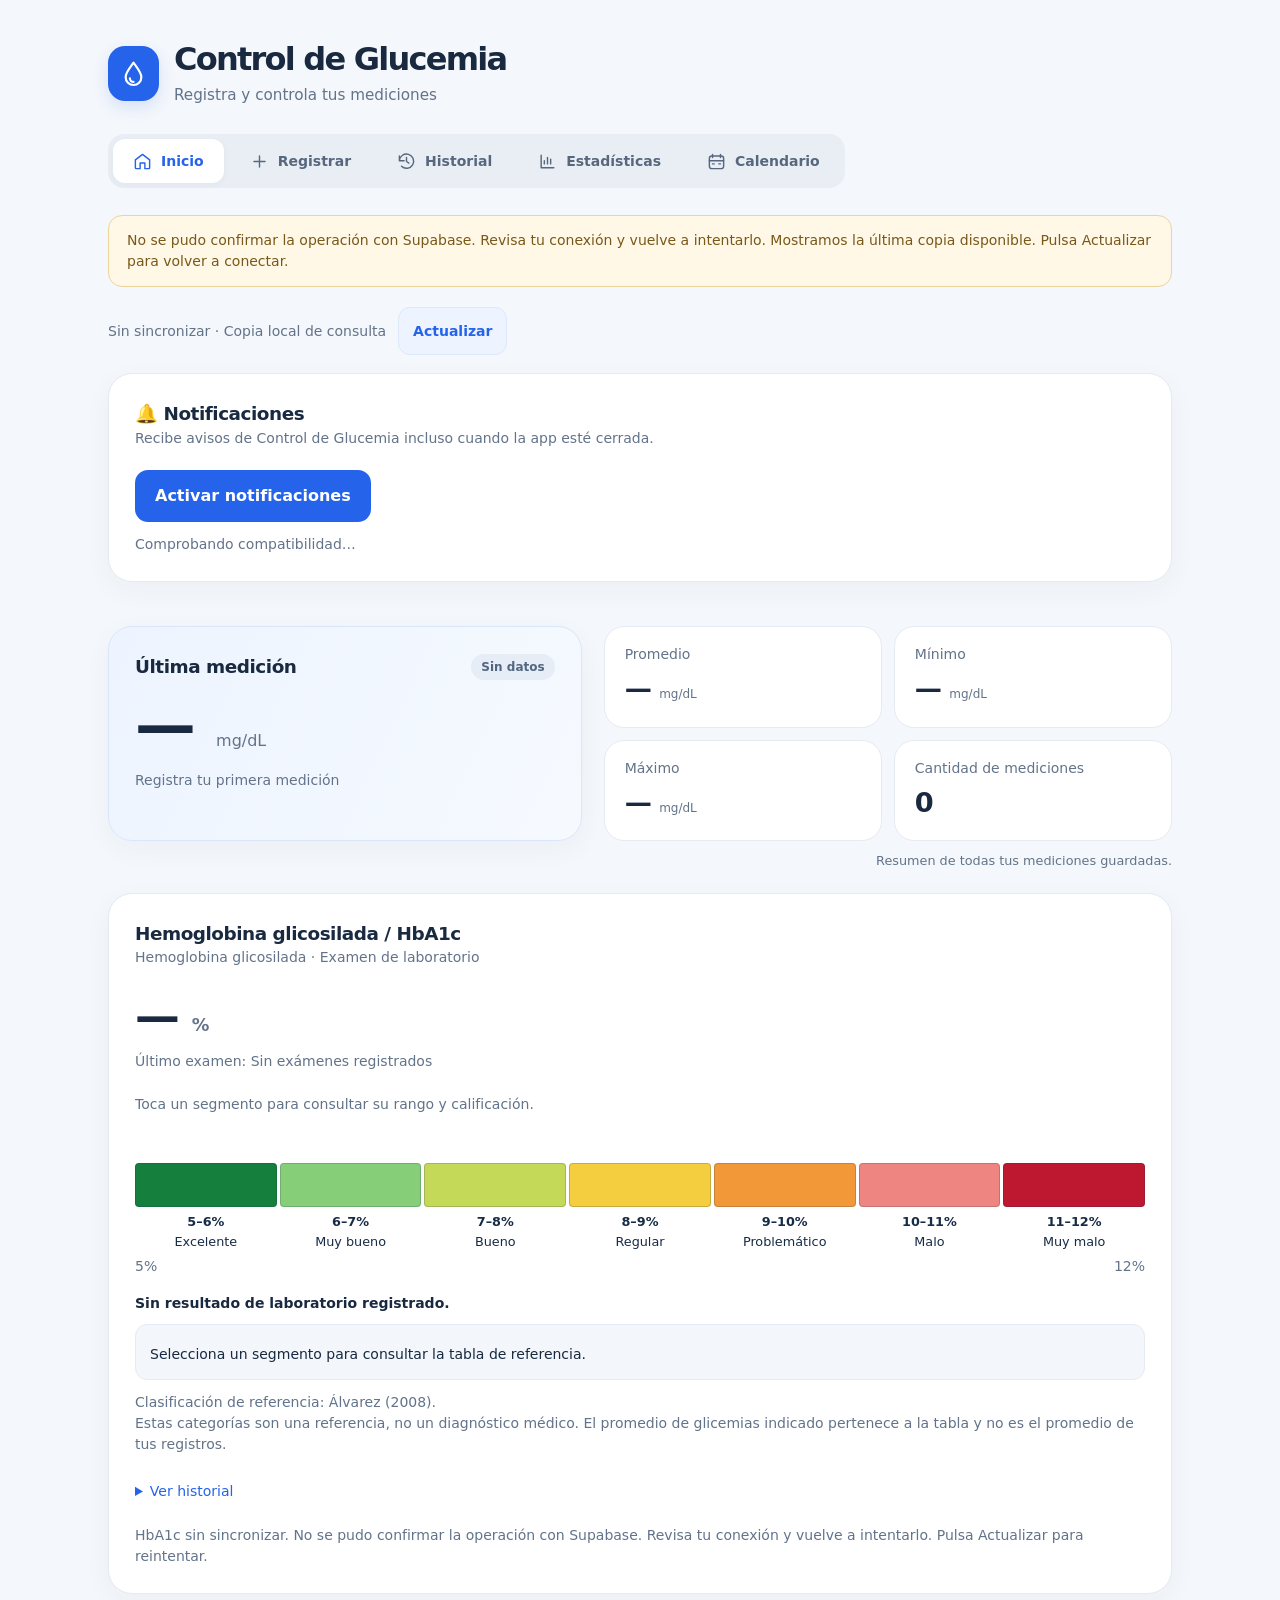
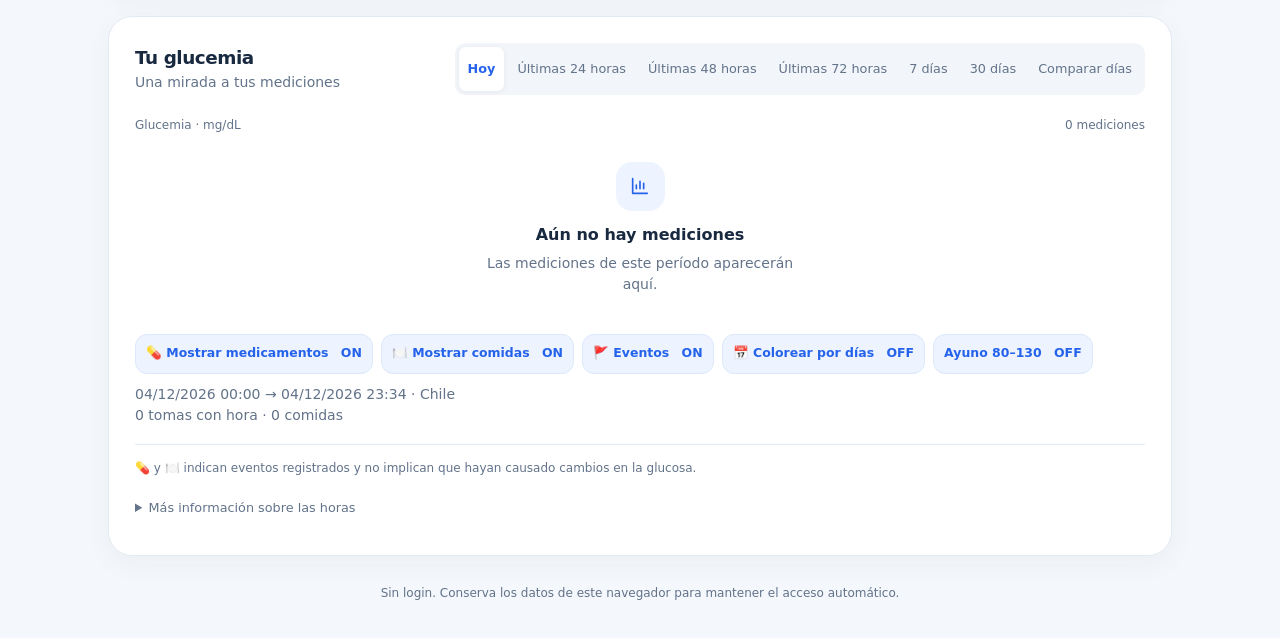
<file: 1index.html>
<!DOCTYPE html>
<html lang="es">
<head>
  <meta charset="UTF-8">
  <meta name="viewport" content="width=device-width, initial-scale=1, viewport-fit=cover">
  <meta name="theme-color" content="#f4f7fb">
  <meta name="description" content="Registro personal de glucemia, historial y estadísticas en tu navegador.">
  <title>Control de Glucemia</title>
  <link rel="manifest" href="./manifest.webmanifest">
  <meta name="apple-mobile-web-app-capable" content="yes">
  <meta name="apple-mobile-web-app-status-bar-style" content="default">
  <meta name="apple-mobile-web-app-title" content="Glucemia">
  <meta name="mobile-web-app-capable" content="yes">
  <link rel="apple-touch-icon" href="./apple-touch-icon.png">
  <link rel="icon" href="data:image/svg+xml,%3Csvg xmlns='http://www.w3.org/2000/svg' viewBox='0 0 32 32'%3E%3Crect width='32' height='32' rx='9' fill='%232563eb'/%3E%3Cpath d='M16 6C13 11 9 15 9 19a7 7 0 0014 0c0-4-4-8-7-13z' fill='white'/%3E%3C/svg%3E">
  <style>
    :root { color-scheme:light; --bg:#f4f7fb; --surface:#fff; --text:#182940; --muted:#62738a; --line:#e5ebf2; --blue:#2563eb; --blue-dark:#1d4ed8; --blue-soft:#edf3ff; --green:#087d61; --green-soft:#e7f6ef; --low:#a96609; --low-soft:#fff4dc; --high:#bf4357; --high-soft:#fff0f2; --radius:24px; --shadow:0 8px 28px rgba(35,56,84,.045); }
    * { box-sizing:border-box; } [hidden] { display:none!important; }
    body { margin:0; background:var(--bg); color:var(--text); font-family:Inter,ui-sans-serif,system-ui,-apple-system,BlinkMacSystemFont,"Segoe UI",sans-serif; font-size:16px; line-height:1.5; -webkit-tap-highlight-color:transparent; }
    button,input,select,textarea { font:inherit; touch-action:manipulation; } button { cursor:pointer; transition:background .18s,transform .18s,box-shadow .18s; } button:active { transform:translateY(1px); } button:disabled { cursor:not-allowed; opacity:.5; }
    :focus-visible { outline:3px solid #78a6ff; outline-offset:4px; } h1,h2,h3,p { margin:0; }
    h1 { font-size:clamp(1.6rem,4vw,2rem); letter-spacing:-.055em; line-height:1.2; } h2 { font-size:1.15rem; letter-spacing:-.025em; } h3 { font-size:1rem; } svg { display:block; }
    .icon { width:22px; height:22px; fill:none; stroke:currentColor; stroke-width:1.8; stroke-linecap:round; stroke-linejoin:round; flex-shrink:0; }
    .muted { color:var(--muted); } .small { font-size:.875rem; } .eyebrow { font-size:.75rem; font-weight:700; letter-spacing:.11em; text-transform:uppercase; }
    .sr-only { position:absolute; width:1px; height:1px; overflow:hidden; clip:rect(0,0,0,0); white-space:nowrap; }
    .app { max-width:1120px; margin:0 auto; padding:40px 28px 36px; } .header { display:flex; align-items:center; gap:15px; margin-bottom:27px; }
    .brand { width:51px; height:55px; display:grid; place-items:center; background:var(--blue); color:#fff; border-radius:17px; box-shadow:0 6px 16px #2563eb26; flex-shrink:0; } .brand .icon { width:29px; height:29px; }
    .header p { margin-top:6px; color:var(--muted); font-size:.95rem; } .local-label { margin-left:auto; display:flex; align-items:center; gap:7px; color:var(--muted); font-size:.8rem; } .local-label .icon { width:16px; height:16px; }
    .nav { display:flex; gap:6px; padding:5px; margin-bottom:27px; background:#e9eef5; border-radius:16px; width:fit-content; }
    .nav button { border:0; background:transparent; color:#56677e; border-radius:12px; display:flex; gap:9px; align-items:center; justify-content:center; padding:11px 20px; font-size:.875rem; font-weight:600; min-height:44px; }
    .nav button[aria-current="page"] { background:#fff; color:var(--blue); box-shadow:0 2px 7px #18304b0a; } .nav .icon { width:19px; height:19px; }
    .workspace { display:grid; grid-template-columns:1fr 1fr; gap:22px; align-items:start; }
    .card { padding:26px; background:var(--surface); border:1px solid var(--line); border-radius:var(--radius); box-shadow:var(--shadow); } .full { grid-column:1/-1; }
    .card-head { display:flex; align-items:center; justify-content:space-between; gap:14px; margin-bottom:21px; } .heading-icon { display:flex; align-items:center; gap:10px; } .heading-icon>.icon { color:var(--blue); width:21px; height:21px; }
    .section-label { margin-bottom:14px; color:var(--muted); } .overview { display:grid; grid-template-columns:1fr 1.2fr; gap:22px; }
    .latest { background:linear-gradient(115deg,#edf4ff,#f6faff); border-color:#dae6fb; } .latest .card-head { margin-bottom:12px; }
    .latest-value { font-size:clamp(2.8rem,7vw,3.8rem); font-weight:700; line-height:1.1; letter-spacing:-.065em; } .latest-value span { font-size:1rem; color:var(--muted); letter-spacing:0; font-weight:500; margin-left:7px; } .latest-date { margin-top:11px; color:var(--muted); font-size:.875rem; }
    .stats { display:grid; grid-template-columns:1fr 1fr; gap:12px; } .stat { border:1px solid var(--line); border-radius:20px; padding:17px 20px; background:#fff; } .stat dt { color:var(--muted); font-size:.875rem; } .stat dd { margin:4px 0 0; font-size:1.7rem; font-weight:700; letter-spacing:-.04em; } .stat dd small { font-size:.75rem; color:var(--muted); font-weight:500; letter-spacing:0; } dl { margin:0; }
    .scope-note { margin-top:10px; color:var(--muted); font-size:.8rem; text-align:right; } .register-card { grid-row:span 2; } .form-field { margin-bottom:17px; }
    label { display:block; font-size:.875rem; font-weight:600; margin-bottom:7px; } label .optional { color:var(--muted); font-weight:400; }
    input,select,textarea { width:100%; color:var(--text); background:#fafbfd; border:1px solid #dce4ee; border-radius:12px; padding:12px 14px; min-height:48px; }
    input::placeholder,textarea::placeholder { color:#8391a4; opacity:1; } input:focus,select:focus,textarea:focus { outline:0; border-color:var(--blue); box-shadow:0 0 0 3px #2563eb18; background:#fff; } textarea { resize:vertical; min-height:84px; }
    .glucose-wrap { background:#f4f8ff; border:1px solid #dce8fb; border-radius:18px; padding:15px 20px; text-align:center; margin-bottom:20px; } .glucose-wrap label { color:var(--muted); font-size:.8rem; font-weight:500; }
    .glucose-wrap input { display:block; width:100%; border:0; background:transparent; padding:0; min-height:72px; text-align:center; font-size:3.5rem; font-weight:650; letter-spacing:-.055em; color:var(--blue); } .glucose-wrap input::placeholder { color:#98b4e1; } .glucose-wrap input:focus { box-shadow:none; } .glucose-wrap:focus-within { border-color:var(--blue); box-shadow:0 0 0 3px #2563eb15; } .glucose-wrap .unit { color:var(--muted); font-size:.875rem; }
    .primary { border:0; background:var(--blue); color:#fff; border-radius:13px; padding:14px 20px; min-height:50px; font-weight:600; display:inline-flex; align-items:center; justify-content:center; gap:9px; } .primary:hover { background:var(--blue-dark); box-shadow:0 5px 16px #2563eb20; } .wide { width:100%; }
    .error { color:#b52d43; font-size:.875rem; margin:0 0 14px; } .privacy { display:flex; gap:7px; align-items:center; justify-content:center; margin-top:13px; font-size:.75rem; color:var(--muted); } .privacy .icon { width:14px; height:14px; }
    .badge { display:inline-flex; align-items:center; gap:5px; padding:4px 10px; border-radius:20px; font-size:.75rem; font-weight:650; white-space:nowrap; } .badge.low { background:var(--low-soft); color:var(--low); } .badge.normal { background:var(--green-soft); color:var(--green); } .badge.high { background:var(--high-soft); color:var(--high); } .badge.neutral { background:#e6edf7; color:#526581; }
    .filters { display:flex; gap:4px; padding:4px; background:#f2f5f9; border-radius:10px; flex-shrink:0; } .filters button { border:0; border-radius:7px; background:transparent; padding:7px 9px; min-height:36px; font-size:.8rem; color:var(--muted); } .filters button[aria-pressed="true"] { background:#fff; color:var(--blue); box-shadow:0 1px 5px #192b4510; font-weight:650; }
    .chart-top { display:flex; justify-content:space-between; gap:12px; margin-bottom:3px; font-size:.75rem; color:var(--muted); } .chart-scroll { overflow-x:hidden; } .chart { width:100%; min-width:260px; height:235px; overflow:visible; } .chart text { font-family:inherit; font-size:12px; fill:var(--muted); } .chart .hit { cursor:pointer; outline:none; } .chart .hit:hover .dot,.chart .hit:focus .dot { stroke-width:4; stroke:#132c59; }
    .chart-detail { min-height:63px; padding:11px 13px; border-radius:12px; background:#f5f8fc; font-size:.875rem; color:var(--muted); overflow-wrap:anywhere; } .chart-detail strong { color:var(--text); } .chart-detail:empty::before { content:"Toca un punto para ver la medición."; }
    .empty { padding:25px 12px; text-align:center; color:var(--muted); } .empty-icon { margin:0 auto 12px; background:var(--blue-soft); color:var(--blue); width:49px; height:49px; border-radius:16px; display:grid; place-items:center; } .empty h3 { color:var(--text); margin-bottom:6px; } .empty p { font-size:.875rem; max-width:320px; margin:auto; }
    .range-bar { height:13px; background:#edf1f6; border-radius:10px; display:flex; overflow:hidden; margin:6px 0 20px; } .range-bar span { transition:width .4s ease; } .range-bar .low { background:#eeb54c; } .range-bar .normal { background:#2fa780; } .range-bar .high { background:#de7788; }
    .range-legend { display:grid; grid-template-columns:repeat(3,1fr); gap:10px; } .range-item strong { display:block; font-size:1.65rem; letter-spacing:-.035em; margin:3px 0; } .range-label { display:flex; align-items:center; gap:6px; font-size:.8rem; color:var(--muted); } .swatch { width:8px; height:8px; border-radius:50%; flex-shrink:0; } .range-item small { color:var(--muted); font-size:.75rem; } .range-note { margin-top:18px; border-top:1px solid var(--line); padding-top:14px; color:var(--muted); font-size:.75rem; line-height:1.65; }
    .history-list { display:grid; gap:12px; } .record { display:flex; gap:16px; justify-content:space-between; padding:19px; border:1px solid var(--line); border-radius:17px; background:#fff; } .record-main { min-width:0; } .record-top { display:flex; flex-wrap:wrap; align-items:center; gap:10px; } .record-value { font-size:1.45rem; font-weight:700; letter-spacing:-.035em; } .record-value small { font-size:.8rem; font-weight:500; letter-spacing:0; color:var(--muted); } .record-moment { font-size:.875rem; font-weight:600; margin-top:3px; } .record-food,.record-note { font-size:.875rem; color:var(--muted); margin-top:7px; overflow-wrap:anywhere; white-space:pre-wrap; } .record time { display:block; margin-top:11px; color:var(--muted); font-size:.8rem; }
    .delete-one { width:42px; height:42px; flex-shrink:0; border:0; background:#f7f9fc; border-radius:12px; display:grid; place-items:center; color:#78859a; } .delete-one:hover { color:var(--high); background:var(--high-soft); } .delete-one .icon { width:19px; height:19px; }
    .record-actions { display:flex; gap:8px; align-items:flex-start; flex-shrink:0; }
    .edit-one { width:42px; height:42px; flex-shrink:0; border:0; background:#f0f5ff; border-radius:12px; display:grid; place-items:center; color:var(--blue); }
    .edit-one:hover { background:#dfeaff; color:var(--blue-dark); }
    .edit-one .icon { width:19px; height:19px; }
    .edit-dialog { width:min(560px,calc(100% - 28px)); max-height:90vh; overflow:auto; border:0; border-radius:22px; padding:0; box-shadow:0 24px 70px #142f5140; color:var(--text); }
    .edit-dialog::backdrop { background:#10233b66; backdrop-filter:blur(2px); }
    .edit-dialog-inner { padding:24px; }
    .edit-dialog-head { display:flex; justify-content:space-between; align-items:center; gap:12px; margin-bottom:20px; }
    .edit-close { border:0; background:#f2f5f9; border-radius:10px; width:40px; height:40px; font-size:1.35rem; color:var(--muted); }
    .edit-actions { display:flex; gap:10px; margin-top:18px; }
    .edit-actions button { flex:1; }
    .danger { border:1px solid #efced5; background:#fff; color:var(--high); border-radius:12px; min-height:46px; padding:10px 16px; font-size:.875rem; font-weight:600; } .danger:hover { background:var(--high-soft); } .history-footer { display:flex; justify-content:flex-end; margin-top:22px; }
    .footer { text-align:center; color:var(--muted); font-size:.75rem; margin-top:28px; } .toast { position:fixed; z-index:30; left:50%; bottom:28px; transform:translate(-50%,20px); padding:14px 20px; background:#143e34; color:#fff; border-radius:14px; box-shadow:0 10px 30px #173d3430; opacity:0; pointer-events:none; transition:opacity .2s,transform .2s; width:max-content; max-width:calc(100% - 32px); font-size:.875rem; text-align:center; } .toast.show { opacity:1; transform:translate(-50%,0); }
    .storage-warning { border:1px solid #ecd49a; background:#fff8e6; color:#795819; padding:14px 18px; border-radius:14px; margin-bottom:20px; font-size:.875rem; }
    .page-enter { animation:enter .25s ease both; } @keyframes enter { from { opacity:0; transform:translateY(5px); } to { opacity:1; transform:translateY(0); } }
    body[data-page="registrar"] .workspace { grid-template-columns:minmax(0,600px); justify-content:center; } body[data-page="estadisticas"] .chart-card,body[data-page="estadisticas"] .range-card { grid-column:1/-1; } body[data-page="estadisticas"] .chart { height:300px; }
    @media (max-width:760px) {
      .app { padding:25px 18px calc(104px + env(safe-area-inset-bottom)); } .header { gap:11px; margin-bottom:23px; } .header p { font-size:.875rem; } .brand { width:43px; height:47px; border-radius:14px; } .brand .icon { width:26px; height:26px; } .local-label { display:none; }
      .nav { position:fixed; z-index:20; bottom:0; left:0; right:0; width:100%; margin:0; padding:9px 12px calc(9px + env(safe-area-inset-bottom)); border-radius:20px 20px 0 0; background:rgba(255,255,255,.97); border-top:1px solid var(--line); box-shadow:0 -5px 25px #142f5106; backdrop-filter:blur(12px); gap:3px; } .nav button { flex:1; flex-direction:column; padding:6px 2px; gap:4px; font-size:.75rem; min-width:0; } .nav button[aria-current="page"] { background:var(--blue-soft); box-shadow:none; } .nav .icon { width:22px; height:22px; }
      .workspace { grid-template-columns:minmax(0,1fr); gap:18px; } .overview { grid-template-columns:1fr; gap:13px; } .card { padding:21px; border-radius:21px; } .latest { padding:23px; } .latest-value { font-size:3.4rem; } .stat { padding:14px 17px; border-radius:17px; } .stat dd { font-size:1.5rem; } .register-card { grid-row:auto; } .toast { bottom:calc(91px + env(safe-area-inset-bottom)); } .card-head { flex-wrap:wrap; gap:12px; } .chart { height:220px; } .scope-note { text-align:left; }
    }
    .medications-section { border-top:1px solid var(--line); padding-top:20px; margin:4px 0 22px; }
    .medications-section>p { margin:5px 0 16px; }
    .medication-card { padding:17px; margin-top:12px; background:#fafbfd; border:1px solid var(--line); border-radius:17px; min-width:0; }
    .medication-card>p { margin-top:2px; }
    .medication-choice { border:0; margin:17px 0 0; padding:0; min-width:0; }
    .medication-choice legend { font-size:.875rem; font-weight:600; padding:0; margin-bottom:8px; }
    .medication-toggle { display:inline-flex; gap:5px; padding:4px; background:#e9eef5; border-radius:12px; }
    .medication-option { margin:0; position:relative; cursor:pointer; }
    .medication-option input { position:absolute; width:1px; height:1px; min-height:0; opacity:0; padding:0; }
    .medication-option span { display:block; min-width:64px; padding:10px 17px; text-align:center; border-radius:9px; color:var(--muted); }
    .medication-option input:checked+span { color:var(--blue); background:#fff; box-shadow:0 2px 7px #18304b0a; }
    .medication-option input:focus-visible+span { outline:3px solid #78a6ff; outline-offset:2px; }
    .medication-details { border:0; padding:0; margin:17px 0 0; min-width:0; }
    .medication-equivalent { display:block; margin:7px 0 16px; color:var(--green); font-size:.875rem; font-weight:600; }
    .medication-time-row { display:flex; align-items:center; gap:9px; }
    .medication-time-row input { min-width:0; flex:1; background:#fff; }
    .now-button { flex-shrink:0; background:var(--blue-soft); color:var(--blue); border:1px solid #dce8fb; border-radius:12px; min-height:48px; padding:10px 14px; font-size:.875rem; font-weight:600; }
    .now-button:hover { background:#dfeaff; }
    .record-medications { margin-top:13px; padding-top:12px; border-top:1px solid var(--line); }
    .record-medications h3 { font-size:.875rem; margin-bottom:7px; }
    .record-medication { margin-top:8px; font-size:.875rem; overflow-wrap:anywhere; }
    .record-medication strong { display:block; font-weight:600; }
    .record-medication p { color:var(--muted); }
    @media (prefers-reduced-motion:reduce) { *,*::before,*::after { animation:none!important; transition:none!important; scroll-behavior:auto!important; } }
    /* Extensiones: reutilizan la paleta y las tarjetas existentes. */
    .workspace>* { min-width:0; }
    .filters { flex-wrap:wrap; flex-shrink:1; }
    .filters button { min-height:44px; }
    .pressure-section { border-top:1px solid var(--line); padding-top:20px; margin-bottom:22px; }
    .pressure-fields { display:grid;grid-template-columns:repeat(2,minmax(0,1fr));gap:12px; }
    .pressure-fields label { min-height:42px; }
    .chart-options { margin:14px 0 10px; }
    .chart-options strong { margin-left:8px; }
    .chart { min-width:0; }
    .event-marker { cursor:pointer; }
    .event-marker:focus .event-line,.event-marker:hover .event-line { stroke-width:3;opacity:1; }
    .chart-detail:empty::before { content:"Toca un punto o una línea 💊 / 🍽️ para ver el registro."; }
    .event-detail+.event-detail { margin-top:8px;padding-top:8px;border-top:1px solid var(--line); }
    .calendar-navigation { display:flex;align-items:center;justify-content:space-between;gap:12px; }
    #calendar-month { text-align:center;text-transform:capitalize; }
    .calendar-summary { display:flex;flex-wrap:wrap;gap:8px 20px;padding:18px 0;font-size:.875rem; }
    .calendar-week,.calendar-grid { display:grid;grid-template-columns:repeat(7,minmax(0,1fr));gap:7px; }
    .calendar-week { text-align:center;color:var(--muted);font-size:.8rem;margin-bottom:8px; }
    .calendar-day { border:1px solid var(--line);border-radius:14px;min-width:0;min-height:99px;padding:9px 5px;display:flex;flex-direction:column;align-items:center;gap:3px;color:var(--text); }
    .green { background:var(--green-soft);color:#08664f; }
    .yellow { background:var(--low-soft);color:#805109; }
    .red { background:var(--high-soft);color:#a52c40; }
    .gray { background:#f0f3f7;color:#586b80; }
    .calendar-day[aria-pressed="true"] { outline:3px solid var(--blue);outline-offset:1px; }
    .calendar-day[aria-current="date"] .day-number { text-decoration:underline;text-underline-offset:4px; }
    .calendar-day .day-number { font-weight:700;font-size:1rem; }
    .day-count,.day-average { font-size:.75rem; }
    .calendar-symbol { display:inline-flex;min-width:20px;justify-content:center;border-radius:6px;font-weight:750;font-size:.8rem; }
    .calendar-legend { display:flex;flex-wrap:wrap;gap:9px 18px;padding:0;margin:18px 0 10px;list-style:none;font-size:.8rem; }
    .calendar-detail { margin-top:24px;border-top:1px solid var(--line);padding-top:22px; }
    .calendar-detail .history-list { margin-top:16px; }
    @media(max-width:480px) {
      .calendar-card { padding:16px 10px; }
      .calendar-grid,.calendar-week { gap:4px; }
      .calendar-day { min-height:86px;padding:8px 1px;border-radius:9px;gap:4px; }
      .day-average,.calendar-navigation button span { display:none; }
      .calendar-navigation { gap:6px; }
      .calendar-navigation button { min-width:44px;padding:8px 12px; }
      .day-count { font-size:.65rem; }
      .nav { padding-left:5px;padding-right:5px; }
      .nav button { font-size:.66rem; }
    }

    .record .record-main { flex:1; }
    .record.record-low { background:var(--low-soft);border-color:#ebd29a; }
    .record.record-normal { background:var(--green-soft);border-color:#b6dfca; }
    .record.record-high { background:var(--high-soft);border-color:#edbcc5; }
    .record-status { margin-left:auto;align-self:flex-start;flex-shrink:0; }
    .record-status.normal { background:#c9eddb;color:#08664f; }
    .record-status.low { background:#ffe2a1;color:#805109; }
    .record-status.high { background:#f8ced5;color:#a52c40; }
    .calendar-chart-section { margin:10px 0 24px;padding:18px 0;border-bottom:1px solid var(--line); }
    .calendar-chart-section h3 { margin-bottom:12px; }
    .calendar-chart-section .chart { height:280px; }
    @media(max-width:480px) {
      .record { gap:8px;padding:14px; }
      .record-status { padding:4px 8px;font-size:.7rem; }
      .record .delete-one { width:34px;height:38px; }
      .calendar-chart-section .chart { height:235px; }
    }
    .calendar-clock-wrap { max-width:440px;margin:0 auto 12px; }
    .calendar-clock { width:100%;height:auto;display:block;overflow:visible; }
    .clock-hour { font-family:inherit;font-size:13px;fill:var(--muted); }
    .clock-hour.major { font-weight:700;fill:var(--text); }
    .clock-date { font-family:inherit;font-size:15px;font-weight:600;fill:var(--text); }
    .clock-count { font-family:inherit;font-size:32px;font-weight:700;fill:var(--text); }
    .clock-point { cursor:pointer; }
    .clock-point:focus .clock-dot,.clock-point:hover .clock-dot { stroke:#182940;stroke-width:4; }
    .clock-legend { display:flex;justify-content:center;flex-wrap:wrap;gap:8px 16px;margin:12px 0;font-size:.8rem;color:var(--muted); }
    .clock-legend span { display:inline-flex;align-items:center;gap:5px; }
    #calendar-clock-detail:empty::before { content:"Toca un punto del reloj para consultar su hora y sus detalles."; }
    #calendar-clock-note { margin:12px 0; }
    #calendar-chart-title { margin-top:24px; }
    .event-datetime { display:grid;grid-template-columns:repeat(2,minmax(0,1fr));gap:12px; }
    .event-datetime input { min-width:0;max-width:100%; }
    .record.record-meal { background:#fff7ec;border-color:#ecd8bc; }
    .meal-register-card,.medication-register-card { scroll-margin-top:20px; }
    .chart-options { display:flex;gap:8px;flex-wrap:wrap; }
    .chart-options .now-button { min-height:40px;padding:7px 10px;font-size:.78rem; }
    @media(max-width:760px) {
      .chart-options { display:grid;grid-template-columns:repeat(3,minmax(0,1fr));gap:5px;margin:10px 0 8px; }
      .chart-options .now-button { width:100%;min-width:0;min-height:34px;padding:5px 3px;font-size:.60rem;line-height:1.1;white-space:nowrap; }
      .chart-options strong { margin-left:2px; }
      .chart-card .chart { height:245px; }
    }
    #calendar-timeline { margin-top:16px; }
    .clock-date { font-size:13px; }
    body[data-page="inicio"] .chart-card { grid-column:1/-1; }
    .history-date-group { display:grid;gap:12px;min-width:0; }
    .history-date-group+.history-date-group { margin-top:16px; }
    .history-date-title { padding:10px 2px 6px;border-bottom:1px solid var(--line);font-size:.95rem;font-weight:650;color:var(--muted); }
    .chart-help { margin-top:10px;color:var(--muted);font-size:.8rem; }
    .chart-help summary { cursor:pointer;padding:9px 0;min-height:40px; }
    .chart-help p { margin:5px 0 10px; }

    #chart { touch-action:pan-y; }
    #chart-content .chart-scroll { position:relative; }
    .chart-touch-surface { pointer-events:none;touch-action:none; }
    @media(any-pointer:coarse) { .comparison-average-point { touch-action:none; } }
    .note-event-marker text { font-size:13px; }
    .event-detail,.record-main { overflow-wrap:anywhere; }
    .calendar-event-flag { position:absolute;right:3px;top:3px;font-size:11px; }
    .calendar-day { position:relative; }
    .chart-crosshair { stroke:#7c8798;stroke-width:1;stroke-dasharray:2 3;opacity:.8;pointer-events:none; }
    .chart-tooltip { position:absolute;z-index:3;max-width:290px;box-sizing:border-box;background:#172b46;color:white;border-radius:8px;padding:8px 10px;font-size:12px;line-height:1.35;pointer-events:none;box-shadow:0 3px 12px #14294426;overflow:hidden; }
    .chart-tooltip .event-detail { padding:5px 0 0;margin:5px 0 0;border-top:1px solid #ffffff40; }
    .chart-tooltip p { margin:2px 0;overflow-wrap:anywhere;color:inherit;font-size:12px; }
    .chart-tooltip strong { color:inherit;font-size:12px; }
    .chart .is-preview .dot,.chart .is-selected .dot { stroke:#132c59;stroke-width:4;r:7; }
    .chart .is-preview .event-line,.chart .is-selected .event-line { stroke-width:3;opacity:1; }

    /* Comparador de días: estilos limitados a sus elementos. */
    .comparison-panel { margin:0 0 18px;padding:16px;border:1px solid var(--line);border-radius:16px;background:#fafbfd; }
    .comparison-panel h3 { margin-bottom:12px; }
    .comparison-dates { display:grid;grid-template-columns:repeat(auto-fit,minmax(220px,1fr));gap:12px; }
    .comparison-date { display:flex;align-items:end;gap:8px;min-width:0; }
    .comparison-date>div { flex:1;min-width:0; }
    .comparison-date input { min-width:0;max-width:100%; }
    .comparison-actions { display:flex;flex-wrap:wrap;align-items:center;gap:10px;margin-top:14px; }
    .comparison-legend { display:flex;flex-wrap:wrap;gap:8px 16px;margin:12px 0 18px;font-size:.8rem; }
    .comparison-key { display:inline-flex;align-items:center;gap:6px; }
    .comparison-swatch { display:inline-block;width:24px;height:4px;flex-shrink:0;border-radius:3px; }
    .comparison-summary { margin-top:20px;min-width:0; }
    .comparison-table-wrap { max-width:100%;overflow-x:auto;margin:12px 0;border:1px solid var(--line);border-radius:12px; }
    .comparison-table { border-collapse:separate;border-spacing:0;width:100%;font-size:.8rem; }
    .comparison-table th,.comparison-table td { padding:10px 12px;border-bottom:1px solid var(--line);text-align:center;min-width:108px; }
    .comparison-table th:first-child { position:sticky;left:0;background:#f5f8fc;text-align:left;min-width:150px;max-width:190px;z-index:1; }
    .comparison-table thead th { background:#f5f8fc; }
    .comparison-table tr:last-child>* { border-bottom:0; }
    @media(max-width:480px) { .comparison-dates { grid-template-columns:minmax(0,1fr); } .comparison-panel { padding:12px; } .comparison-actions>button { flex:1 1 150px; } .comparison-table th:first-child { min-width:125px;max-width:135px; } }
    .hba1c-card .hba1c-value { font-size:2.8rem;font-weight:700;letter-spacing:-.04em;line-height:1.2;margin:8px 0; }
    .hba1c-card .hba1c-value small { font-size:1.1rem;color:var(--muted); }
    .hba1c-scale { margin-top:22px; }
    .hba1c-track { position:relative;padding-top:48px; }
    .hba1c-marker { position:absolute;inset:0;pointer-events:none; }
    .hba1c-marker-label { position:absolute;top:0;left:clamp(52px,var(--position),calc(100% - 52px));transform:translateX(-50%);background:#172b46;color:white;border:2px solid white;border-radius:8px;padding:5px 9px;font-size:.875rem;font-weight:700;white-space:nowrap;box-shadow:0 1px 4px #172b4640; }
    .hba1c-marker-tip { position:absolute;top:34px;left:var(--position);transform:translateX(-50%);width:18px;height:18px;filter:drop-shadow(0 1px 1px #172b4670); }
    .hba1c-segments { display:grid;grid-template-columns:repeat(7,minmax(0,1fr));gap:3px; }
    .hba1c-segment { min-width:0;border:0;background:transparent;padding:0;color:#172b46;cursor:pointer;border-radius:5px; }
    .hba1c-segment:focus-visible { outline:3px solid #172b46;outline-offset:4px; }
    .hba1c-swatch { display:block;height:44px;background:var(--segment-color);border-radius:4px;border:1px solid #172b4633; }
    .hba1c-segment[aria-pressed="true"] .hba1c-swatch { box-shadow:inset 0 0 0 3px #fff,inset 0 0 0 5px #172b46; }
    .hba1c-range,.hba1c-rating { display:block;font-size:.8rem;line-height:1.4;margin-top:6px;overflow-wrap:anywhere; }
    .hba1c-rating { font-weight:400;margin-top:2px; }
    .hba1c-limits { display:flex;justify-content:space-between;margin-top:5px; }
    .hba1c-current { margin:16px 0 10px;font-weight:600; }
    .hba1c-reference { padding:14px;background:#f3f6fa;border:1px solid var(--line);border-radius:12px; }
    .hba1c-reference p { margin-top:5px; }
    .hba1c-source { margin-top:12px; }
    @media(max-width:767px) { .hba1c-segment .hba1c-range,.hba1c-segment .hba1c-rating { display:none; } }
    .hba1c-actions { display:flex;flex-wrap:wrap;align-items:center;gap:14px;margin-top:16px; }
    .hba1c-history { margin-top:16px; }
    .hba1c-history summary { cursor:pointer;color:var(--blue);font-size:.875rem;min-height:44px;padding:10px 0; }
    .hba1c-history-row { display:flex;justify-content:space-between;align-items:center;gap:12px;padding:12px 0;border-top:1px solid var(--line); }
    .hba1c-history-row strong,.hba1c-history-row time { display:block; }
    #hba1c-status,#hba1c-change { margin-top:10px;overflow-wrap:anywhere; }
    .vitals-summary { display:grid;grid-template-columns:repeat(4,minmax(0,1fr));gap:12px;margin:20px 0; }
    .vitals-stat { border:1px solid var(--line);border-radius:16px;padding:16px;min-width:0; }
    .vitals-stat strong { display:block;font-size:1.5rem;margin:8px 0; }
    .vitals-stat small { display:block;color:var(--muted);margin-top:6px; }
    #vitals-reference-legend p { margin-top:10px; }
    .vitals-units,.vitals-legend { display:flex;justify-content:space-between;gap:12px;flex-wrap:wrap;font-size:.8rem;color:var(--muted);margin:16px 0; }
    #vitals-chart { width:100%;height:330px;display:block;touch-action:pan-y; }
    #vitals-host { position:relative; }
    #vitals-tooltip { pointer-events:none;z-index:5; }
    #vitals-detail { margin-top:12px; }
    #vitals-detail:empty { display:none; }
    .vitals-key { display:inline-block;width:24px;border-top:3px solid;vertical-align:middle;margin-right:6px; }
    @media(max-width:800px) { .vitals-summary { grid-template-columns:repeat(2,minmax(0,1fr)); }.vitals-stat { padding:12px; }.vitals-stat strong { font-size:1.2rem; } }
    @media(max-width:359px) { .vitals-summary { grid-template-columns:1fr; } }
  
    .push-card { margin-bottom:22px; }
    .push-actions { display:flex;flex-wrap:wrap;gap:10px;margin-top:14px; }
    .push-status { margin-top:12px; }
</style>
</head>
<body data-page="inicio">
  <svg xmlns="http://www.w3.org/2000/svg" style="display:none" aria-hidden="true">
    <symbol id="i-drop" viewBox="0 0 24 24"><path d="M12 3C9 7.5 5.5 11 5.5 15a6.5 6.5 0 0 0 13 0C18.5 11 15 7.5 12 3Z"/><path d="M9 16a3 3 0 0 0 3 3"/></symbol>
    <symbol id="i-home" viewBox="0 0 24 24"><path d="m3 10 9-7 9 7v10a1 1 0 0 1-1 1h-5v-7H9v7H4a1 1 0 0 1-1-1Z"/></symbol>
    <symbol id="i-plus" viewBox="0 0 24 24"><path d="M12 5v14M5 12h14"/></symbol>
    <symbol id="i-history" viewBox="0 0 24 24"><path d="M3 11a9 9 0 1 1 2.7 7M3 5v6h6M12 7v5l3 2"/></symbol>
    <symbol id="i-chart" viewBox="0 0 24 24"><path d="M4 4v16h16M8 15v-4M12 15V7M16 15V9"/></symbol>
    <symbol id="i-lock" viewBox="0 0 24 24"><rect x="5" y="10" width="14" height="11" rx="3"/><path d="M8 10V7a4 4 0 0 1 8 0v3M12 14v3"/></symbol>
    <symbol id="i-trash" viewBox="0 0 24 24"><path d="M3 6h18M9 6V3h6v3M5 6l1 15h12l1-15M10 10v7M14 10v7"/></symbol>
    <symbol id="i-check" viewBox="0 0 24 24"><path d="m5 12 4 4L19 6"/></symbol>
    <symbol id="i-edit" viewBox="0 0 24 24"><path d="M12 20h9"/><path d="M16.5 3.5a2.1 2.1 0 0 1 3 3L8 18l-4 1 1-4Z"/></symbol>
  </svg>
  <div class="app">
    <header class="header">
      <div class="brand" aria-hidden="true"><svg class="icon"><use href="#i-drop"/></svg></div>
      <div><h1>Control de Glucemia</h1><p>Registra y controla tus mediciones</p></div>
    </header>
    <nav class="nav" aria-label="Navegación principal">
      <button type="button" data-nav="inicio" aria-current="page"><svg class="icon" aria-hidden="true"><use href="#i-home"/></svg><span>Inicio</span></button>
      <button type="button" data-nav="registrar"><svg class="icon" aria-hidden="true"><use href="#i-plus"/></svg><span>Registrar</span></button>
      <button type="button" data-nav="historial"><svg class="icon" aria-hidden="true"><use href="#i-history"/></svg><span>Historial</span></button>
      <button type="button" data-nav="estadisticas"><svg class="icon" aria-hidden="true"><use href="#i-chart"/></svg><span>Estadísticas</span></button>
      <button type="button" data-nav="calendario"><svg class="icon" aria-hidden="true" viewBox="0 0 24 24"><rect x="3" y="5" width="18" height="16" rx="3"/><path d="M7 3v4M17 3v4M3 11h18M7 15h2M15 15h2"/></svg><span>Calendario</span></button>
    </nav>
    <div id="storage-warning" class="storage-warning" role="alert" hidden></div>
    <div class="small muted" style="display:flex;align-items:center;gap:12px;flex-wrap:wrap;margin-bottom:18px"><span id="cloud-status" role="status" aria-live="polite">Conectando con Supabase…</span><button id="cloud-refresh" type="button" class="now-button">Actualizar</button></div>
    <noscript><p class="storage-warning">Activa JavaScript para registrar y consultar tus mediciones.</p></noscript>
    <main class="workspace">

      <section class="card full push-card" data-pages="inicio" aria-labelledby="push-title">
        <div class="card-head"><div><h2 id="push-title">🔔 Notificaciones</h2><p class="small muted">Recibe avisos de Control de Glucemia incluso cuando la app esté cerrada.</p></div></div>
        <div class="push-actions">
          <button id="push-enable" type="button" class="primary">Activar notificaciones</button>
          <button id="push-test" type="button" class="now-button" hidden>Enviar notificación de prueba</button>
          <button id="push-disable" type="button" class="now-button" hidden>Desactivar en este dispositivo</button>
        </div>
        <p id="push-status" class="small muted push-status" role="status" aria-live="polite">Comprobando compatibilidad…</p>
      </section>
      <section class="full" data-pages="inicio estadisticas" aria-label="Resumen de mediciones">
        <div class="overview">
          <article class="card latest"><div class="card-head"><h2>Última medición</h2><span id="latest-badge" class="badge neutral">Sin datos</span></div><div id="latest-value" class="latest-value">— <span>mg/dL</span></div><p id="latest-date" class="latest-date">Registra tu primera medición</p></article>
          <dl class="stats">
            <div class="stat"><dt>Promedio</dt><dd><span id="average">—</span> <small>mg/dL</small></dd></div>
            <div class="stat"><dt>Mínimo</dt><dd><span id="minimum">—</span> <small>mg/dL</small></dd></div>
            <div class="stat"><dt>Máximo</dt><dd><span id="maximum">—</span> <small>mg/dL</small></dd></div>
            <div class="stat"><dt>Cantidad de mediciones</dt><dd id="count">0</dd></div>
          </dl>
        </div><p class="scope-note">Resumen de todas tus mediciones guardadas.</p>
      </section>
      <section class="card register-card" data-pages="registrar" aria-labelledby="register-title" hidden>
        <div class="card-head"><div class="heading-icon"><svg class="icon" aria-hidden="true"><use href="#i-plus"/></svg><h2 id="register-title">Registrar glucemia</h2></div></div>
        <form id="measurement-form" novalidate>
          <div id="measurement-datetime"></div><button id="measurement-now" type="button" class="now-button" style="margin-bottom:16px">Usar fecha y hora actuales</button>
          <div class="glucose-wrap"><label for="glucose">Glucemia <span class="optional">· opcional si registras medicamentos</span></label><input id="glucose" name="glucose" type="text" inputmode="numeric" pattern="[0-9]+" maxlength="3" placeholder="95" autocomplete="off" aria-describedby="glucose-unit form-error"><div id="glucose-unit" class="unit">mg/dL</div></div>
          <div class="form-field"><label for="moment">Momento de la medición</label><select id="moment" name="moment"><option>En ayunas</option><option>Antes de comer</option><option>Después de comer</option><option>Antes de dormir</option><option>Otro</option></select></div>
          <div class="form-field"><label for="note">Nota <span class="optional">· opcional</span></label><textarea id="note" name="note" maxlength="1000" placeholder="Algo que quieras recordar…"></textarea></div>
          <section class="pressure-section" aria-labelledby="pressure-title">
            <h2 id="pressure-title" class="eyebrow section-label">Presión arterial y pulso (opcionales)</h2>
            <div class="pressure-fields">
              <div class="form-field"><label for="systolic">Presión alta (sistólica)</label><input id="systolic" name="systolic" type="number" inputmode="numeric" min="1" max="350" step="1" aria-describedby="pressure-help form-error"><span class="small muted">mmHg</span></div>
              <div class="form-field"><label for="diastolic">Presión baja (diastólica)</label><input id="diastolic" name="diastolic" type="number" inputmode="numeric" min="1" max="250" step="1" aria-describedby="pressure-help form-error"><span class="small muted">mmHg</span></div>
            <div class="form-field"><label for="ppm">Pulso (ppm)</label><input id="ppm" type="number" inputmode="numeric" min="1" max="300" step="1"><span class="small muted">Pulsaciones por minuto · opcional</span></div>
            </div>
            <p id="pressure-help" class="small muted">Completa ambos valores o deja ambos vacíos. Límites de entrada: alta 1–350 y baja 1–250 mmHg; no son una evaluación médica.</p>
          </section>
          <p id="form-error" class="error" role="alert" hidden></p>
          <button id="save-button" class="primary wide" type="submit"><svg class="icon" aria-hidden="true"><use href="#i-check"/></svg>Guardar resultado</button>
        </form>
      </section>
      <section id="meal-register" class="card meal-register-card" data-pages="registrar" aria-labelledby="meal-title" hidden>
        <div class="card-head"><h2 id="meal-title">🍽️ Registrar comida</h2><button id="meal-now" class="now-button" type="button">Ahora</button></div>
        <p class="small muted" style="margin-bottom:16px">Registra una comida con su propia fecha y hora, sin necesidad de medir glucemia.</p>
        <form id="meal-form" novalidate>
          <div class="form-field"><label for="meal-type">Tipo de comida</label><select id="meal-type" required></select></div>
          <div class="form-field"><label for="meal-food">Qué comiste</label><textarea id="meal-food" maxlength="1000" placeholder="Pan integral, huevo y café" required></textarea></div>
          <div id="meal-datetime"></div>
          <p class="small muted" style="margin-bottom:16px">Fecha y hora de Chile (America/Santiago).</p>
          <div class="form-field"><label for="meal-note">Nota <span class="optional">· opcional</span></label><textarea id="meal-note" maxlength="1000" placeholder="Ej.: Sin azúcar"></textarea></div>
          <p id="meal-error" class="error" role="alert" hidden></p>
          <button id="meal-save" class="primary wide" type="submit">Guardar comida</button>
        </form>
      </section>

      <section id="medication-register" class="card medication-register-card" data-pages="registrar" aria-labelledby="medication-register-title" hidden>
        <div class="card-head"><h2 id="medication-register-title">💊 Registrar medicamentos</h2></div>
        <p class="small muted" style="margin-bottom:16px">Registra medicamentos que ya tomaste de forma independiente, sin necesidad de registrar glucemia.</p>
        <form id="medication-form" novalidate>
          <section class="medications-section" aria-labelledby="medications-title">
            <h2 id="medications-title" class="sr-only">Medicamentos</h2>
            <div id="medication-fields"></div>
          </section>
          <p id="medication-error" class="error" role="alert" hidden></p>
          <button id="medication-save" class="primary wide" type="submit">Guardar medicamentos</button>
        </form>
      </section>

      <section class="card hba1c-register-card" data-pages="registrar" aria-labelledby="hba1c-form-title" hidden>
        <div class="card-head"><h2 id="hba1c-form-title">Registrar HbA1c</h2></div>
        <p class="small muted" style="margin-bottom:16px">Ingresa el resultado de tu examen de laboratorio.</p>
      <form id="hba1c-form" novalidate>
        <div class="form-field"><label for="hba1c-input">HbA1c (%)</label><input id="hba1c-input" type="text" inputmode="decimal" required autocomplete="off" aria-describedby="hba1c-error" placeholder="Ej.: 7,4"></div>
        <div class="form-field"><label for="hba1c-test-date">Fecha del examen</label><input id="hba1c-test-date" type="date" required aria-describedby="hba1c-error"></div>
        <p id="hba1c-error" class="error" role="alert" hidden></p>
        <div class="edit-actions"><button id="hba1c-delete" type="button" class="danger" hidden>Borrar examen</button><button id="hba1c-cancel" type="button" class="now-button" hidden>Cancelar edición</button><button id="hba1c-save" type="submit" class="primary">Guardar</button></div>
      </form>
      </section>
      <section class="card" data-pages="registrar" hidden aria-labelledby="note-event-title">
        <h2 id="note-event-title">🚩 Evento / Nota</h2>
        <form id="note-event-form" novalidate>
          <div id="note-event-datetime"></div>
          <div class="form-field"><label for="note-event-text">Descripción</label><textarea id="note-event-text" maxlength="1000" required placeholder="Escribe qué ocurrió..."></textarea></div>
          <p id="note-event-error" class="error" role="alert" hidden></p>
          <div class="edit-actions"><button id="note-event-cancel" class="now-button" type="button" hidden>Cancelar edición</button><button id="note-event-save" class="primary" type="submit">Guardar evento</button></div>
        </form>
      </section>
      <section class="card full hba1c-card" data-pages="inicio" aria-labelledby="hba1c-title">
        <div class="card-head"><div><h2 id="hba1c-title">Hemoglobina glicosilada / HbA1c</h2><p class="small muted">Hemoglobina glicosilada · Examen de laboratorio</p></div></div>
        <div class="hba1c-value"><span id="hba1c-value">—</span> <small>%</small></div>
        <p class="small muted">Último examen: <span id="hba1c-date">Cargando…</span></p>
        <div class="hba1c-scale">
          <p class="small muted">Toca un segmento para consultar su rango y calificación.</p>
          <div class="hba1c-track">
            <div id="hba1c-marker" class="hba1c-marker" hidden aria-hidden="true"><span class="hba1c-marker-label"></span><svg class="hba1c-marker-tip" viewBox="0 0 18 18"><path d="M1 1H17L9 16Z" fill="#172b46" stroke="white" stroke-width="2"/></svg></div>
            <div id="hba1c-segments" class="hba1c-segments" role="group" aria-label="Rangos de referencia HbA1c"></div>
          </div>
          <div class="hba1c-limits small muted"><span>5%</span><span>12%</span></div>
          <p id="hba1c-current" class="hba1c-current small"></p>
          <div id="hba1c-reference" class="hba1c-reference" aria-live="polite"></div>
          <p class="small muted hba1c-source">Clasificación de referencia: Álvarez (2008).</p>
          <p class="small muted">Estas categorías son una referencia, no un diagnóstico médico. El promedio de glicemias indicado pertenece a la tabla y no es el promedio de tus registros.</p>
        </div>
        <p id="hba1c-change" class="small" hidden></p>
        <details class="hba1c-history"><summary>Ver historial</summary><div id="hba1c-history-list"></div></details>
        <p id="hba1c-status" class="small muted" role="status" aria-live="polite">Cargando exámenes…</p>
      </section>
      <section class="card chart-card" data-pages="inicio estadisticas" aria-labelledby="chart-title">
        <div class="card-head"><div><h2 id="chart-title">Tu glucemia</h2><p class="small muted">Una mirada a tus mediciones</p></div><div class="filters" role="group" aria-label="Período del gráfico"><button type="button" data-period="1" aria-pressed="true">Hoy</button><button type="button" data-period="24h" aria-pressed="false">Últimas 24 horas</button><button type="button" data-period="48h" aria-pressed="false">Últimas 48 horas</button><button type="button" data-period="72h" aria-pressed="false">Últimas 72 horas</button><button type="button" data-period="7" aria-pressed="false">7 días</button><button type="button" data-period="30" aria-pressed="false">30 días</button><button id="compare-days" type="button" aria-pressed="false" aria-expanded="false" aria-controls="comparison-panel">Comparar días</button></div></div>
        <section id="comparison-panel" class="comparison-panel" aria-labelledby="comparison-title" hidden>
          <h3 id="comparison-title">Comparar días</h3>
          <form id="comparison-form" novalidate>
            <div id="comparison-dates" class="comparison-dates"></div>
            <div class="comparison-actions"><button id="comparison-add" type="button" class="now-button">+ Agregar otro día</button><span id="comparison-limit" class="small muted" hidden>Máximo 30 días</span></div>
            <p id="comparison-error" class="error" role="alert" hidden></p>
            <div class="comparison-actions"><button id="comparison-apply" type="submit" class="primary">Comparar</button><button id="comparison-connectors" type="button" class="now-button" role="switch" aria-checked="false" hidden>Líneas de conexión <strong id="comparison-connectors-label">OFF</strong></button><button id="comparison-values" type="button" class="now-button" role="switch" aria-checked="false" hidden>Valores de los puntos <strong id="comparison-values-label">OFF</strong></button><button id="comparison-average" type="button" class="now-button" role="switch" aria-checked="false" hidden>Línea promedio <strong id="comparison-average-label">OFF</strong></button><button id="comparison-only-average" type="button" class="now-button" role="switch" aria-checked="false" hidden>Solo promedio <strong id="comparison-only-average-label">OFF</strong></button><button id="comparison-exit" type="button" class="now-button">Salir de comparación</button></div>
          </form>
        </section>
        <div id="comparison-legend" class="comparison-legend" aria-label="Fechas comparadas" hidden></div>
        <div class="chart-top"><span>Glucemia · mg/dL</span><span id="chart-count">0 mediciones</span></div>
        <div id="chart-empty" class="empty"><div class="empty-icon"><svg class="icon" aria-hidden="true"><use href="#i-chart"/></svg></div><h3>Aún no hay mediciones</h3><p>Las mediciones de este período aparecerán aquí.</p></div>
        <div id="chart-content" hidden><div class="chart-scroll"><svg id="chart" class="chart" viewBox="0 0 600 250" aria-label="Gráfico de glucemia. Selecciona un punto para ver sus detalles."></svg></div><div id="chart-detail" class="chart-detail" role="status" aria-live="polite"></div></div>
        <div class="chart-options"><button id="show-medications" type="button" class="now-button" role="switch" aria-checked="true">💊 Mostrar medicamentos <strong id="medications-switch-label">ON</strong></button><button id="show-meals" type="button" class="now-button" role="switch" aria-checked="true">🍽️ Mostrar comidas <strong id="meals-switch-label">ON</strong></button><button id="show-events" type="button" class="now-button" role="switch" aria-checked="true">🚩 Eventos <strong id="events-switch-label">ON</strong></button><button id="show-day-colors" type="button" class="now-button" role="switch" aria-checked="false">📅 Colorear por días <strong id="day-colors-label">OFF</strong></button><button id="show-fasting-range" type="button" class="now-button" role="switch" aria-checked="false">Ayuno 80–130 <strong id="fasting-switch-label">OFF</strong></button></div>
        <p id="chart-period-label" class="small muted"></p>
        <p id="chart-events-note" class="small muted"></p>
        <section id="comparison-summary" class="comparison-summary" aria-label="Resumen comparativo" hidden></section>
        <p class="range-note">💊 y 🍽️ indican eventos registrados y no implican que hayan causado cambios en la glucosa.</p>
        <details class="chart-help"><summary>Más información sobre las horas</summary><p class="small muted">Horas de Chile (America/Santiago). Las tomas nuevas tienen fecha y hora propias. Para tomas antiguas sin fecha se usa la fecha del registro y la hora guardada. Las horas ausentes o ambiguas por cambio de horario se conservan en el historial, sin inventar un marcador.</p></details>
      </section>
      <section class="card full calendar-card" data-pages="calendario" aria-labelledby="calendar-title" hidden>
        <div class="card-head"><h2 id="calendar-title">Calendario</h2><button type="button" id="calendar-today" class="now-button">Hoy</button></div>
        <div class="calendar-navigation"><button type="button" id="calendar-prev" class="now-button" aria-label="Mes anterior">‹ <span>Mes anterior</span></button><h3 id="calendar-month" aria-live="polite"></h3><button type="button" id="calendar-next" class="now-button" aria-label="Mes siguiente"><span>Mes siguiente</span> ›</button></div>
        <div id="calendar-summary" class="calendar-summary"></div>
        <div class="calendar-week" aria-hidden="true"><span>L</span><span>M</span><span>X</span><span>J</span><span>V</span><span>S</span><span>D</span></div>
        <div id="calendar-grid" class="calendar-grid" role="group" aria-label="Días del mes"></div>
        <ul class="calendar-legend"><li><span class="calendar-symbol green">✓</span> En rango predominante</li><li><span class="calendar-symbol yellow">!</span> Algunas fuera de rango</li><li><span class="calendar-symbol red">!!</span> Varias fuera de rango / revisar</li><li><span class="calendar-symbol gray">—</span> Sin mediciones</li></ul>
        <p class="small muted">Resumen visual de registros, no diagnóstico. Verde: al menos 80% en rango y ninguna baja. Rojo: alguna baja o al menos 50% fuera de rango. Amarillo: los demás días con mediciones.</p>
        <section id="calendar-detail" class="calendar-detail" aria-labelledby="calendar-day-title"></section>
      </section>
      <section class="card range-card" data-pages="estadisticas" hidden aria-labelledby="range-title">
        <div class="card-head"><h2 id="range-title">Mediciones en rango</h2><span class="small muted">Total guardado</span></div>
        <div class="range-bar" aria-hidden="true"><span id="bar-low" class="low"></span><span id="bar-normal" class="normal"></span><span id="bar-high" class="high"></span></div>
        <div class="range-legend">
          <div class="range-item"><div class="range-label"><span class="swatch" style="background:#eeb54c"></span>Bajas</div><strong id="percent-low">—</strong><small id="label-low"></small></div>
          <div class="range-item"><div class="range-label"><span class="swatch" style="background:#2fa780"></span>En rango</div><strong id="percent-normal">—</strong><small id="label-normal"></small></div>
          <div class="range-item"><div class="range-label"><span class="swatch" style="background:#de7788"></span>Altas</div><strong id="percent-high">—</strong><small id="label-high"></small></div>
        </div><p class="range-note">Rangos de demostración, configurables en el código. Define tus objetivos personales con un profesional de salud.</p>
      </section>
      <section class="card full" id="vitals-card" data-pages="estadisticas" hidden aria-labelledby="vitals-title">
        <div class="card-head"><div><h2 id="vitals-title">Tu presión arterial y pulso</h2><p class="small muted">Una mirada a tus mediciones</p></div></div>
        <div id="vitals-summary" class="vitals-summary"></div>
        <div id="vitals-periods" class="filters" role="group" aria-label="Período de presión arterial y pulso">
          <button type="button" data-vitals-period="1" aria-pressed="false">Hoy</button>
          <button type="button" data-vitals-period="24h" aria-pressed="false">Últimas 24 horas</button>
          <button type="button" data-vitals-period="48h" aria-pressed="false">Últimas 48 horas</button>
          <button type="button" data-vitals-period="72h" aria-pressed="false">Últimas 72 horas</button>
          <button type="button" data-vitals-period="7" aria-pressed="false">7 días</button>
          <button type="button" data-vitals-period="30" aria-pressed="true">30 días</button>
        </div>
        <div class="hba1c-actions"><button id="vitals-references" class="now-button" type="button" role="switch" aria-checked="true">Rangos de referencia <strong>ON</strong></button></div>
        <p id="vitals-paired-average" class="small" style="margin-top:14px"></p>
        <div class="vitals-units"><span>Presión (mmHg) · eje izquierdo</span><span>Pulso (ppm) · eje derecho</span></div>
        <p id="vitals-empty" class="empty" hidden>Sin datos de presión arterial ni pulso en este período.</p>
        <div id="vitals-host" class="chart-scroll"><svg id="vitals-chart" role="group" aria-label="Evolución de presión arterial y pulso"></svg><div id="vitals-tooltip" class="chart-tooltip" hidden></div></div>
        <p id="vitals-view-note" class="small muted" hidden></p>
        <div id="vitals-detail" class="small" aria-live="polite"></div>
        <div class="vitals-legend"><span><i class="vitals-key" style="border-color:#c7354c"></i>Sistólica (mmHg)</span><span><i class="vitals-key" style="border-color:#2563eb"></i>Diastólica (mmHg)</span><span><i class="vitals-key" style="border-color:#8250bf;border-top-style:dashed"></i>Pulso (ppm) · escala derecha</span></div>
        <div class="small muted" id="vitals-reference-legend">
          <p><a href="https://www.heart.org/en/health-topics/high-blood-pressure/understanding-blood-pressure-readings" target="_blank" rel="noopener noreferrer">Referencia de presión arterial para adultos · AHA/ACC 2025</a></p>
          <p>Normal: &lt;120 y &lt;80 mmHg<br>Elevada: 120–129 y &lt;80 mmHg<br>Etapa 1: 130–139 o 80–89 mmHg<br>Etapa 2: ≥140 o ≥90 mmHg</p>
          <div id="vitals-band-legend"><p><strong>Rangos de referencia</strong><br>🔴 Sistólica: 90–120 mmHg<br>🔵 Diastólica: 60–80 mmHg</p>
          <p>Referencia visual orientativa. Los objetivos individuales pueden variar.</p></div>
        </div>
      </section>
      <section class="card full" data-pages="historial" aria-labelledby="history-title" hidden>
        <div class="card-head"><div><h2 id="history-title">Historial</h2><p id="history-count" class="small muted">0 registros guardados</p></div><button id="export-excel" class="now-button" type="button">📊 Exportar Excel</button></div>
        <p class="small muted" style="margin-bottom:16px">Exporta todos tus registros. Requiere conexión.</p>
        <p id="export-status" class="small muted" role="status" aria-live="polite" style="margin-bottom:16px" hidden></p>
        <div style="margin-bottom:18px"><label for="history-type">Filtrar por tipo</label><select id="history-type"><option value="all">📋 Todos los registros</option><option value="meal">🍽️ Comidas</option><option value="event">🚩 Eventos</option><option value="glucose">🩸 Glucemias</option><option value="medication">💊 Medicamentos</option></select></div>
        <p id="history-filter-empty" class="empty" role="status" hidden>No hay registros de este tipo. Prueba con otro filtro.</p>
        <div id="history-empty" class="empty"><div class="empty-icon"><svg class="icon" aria-hidden="true"><use href="#i-drop"/></svg></div><h3>Tu historial comienza aquí</h3><p>Agrega una medición para empezar a llevar tu registro.</p><button type="button" class="primary" data-go-register style="margin-top:18px">Registrar glucemia</button></div>
        <div id="history-list" class="history-list"></div>
      </section>
    </main>
    <footer class="footer">Sin login. Conserva los datos de este navegador para mantener el acceso automático.</footer>
  </div>
  <dialog id="edit-dialog" class="edit-dialog">
    <div class="edit-dialog-inner">
      <div class="edit-dialog-head"><h2>✏️ Editar medición</h2><button id="edit-close" class="edit-close" type="button" aria-label="Cerrar">×</button></div>
      <form id="edit-form" novalidate>
        <div id="edit-datetime"></div>
        <div class="glucose-wrap"><label for="edit-glucose">Glucemia</label><input id="edit-glucose" type="text" inputmode="numeric" pattern="[0-9]+" maxlength="3" required><div class="unit">mg/dL</div></div>
        <div class="form-field"><label for="edit-moment">Momento de la medición</label><select id="edit-moment"></select></div>
        <div class="form-field"><label for="edit-note">Nota <span class="optional">· opcional</span></label><textarea id="edit-note" maxlength="1000"></textarea></div>
        <section class="pressure-section">
          <h3 class="eyebrow section-label">Presión arterial y pulso (opcionales)</h3>
          <div class="pressure-fields">
            <div class="form-field"><label for="edit-systolic">Presión alta (sistólica)</label><input id="edit-systolic" type="number" min="1" max="350" step="1"><span class="small muted">mmHg</span></div>
            <div class="form-field"><label for="edit-diastolic">Presión baja (diastólica)</label><input id="edit-diastolic" type="number" min="1" max="250" step="1"><span class="small muted">mmHg</span></div>
            <div class="form-field"><label for="edit-ppm">Pulso (ppm)</label><input id="edit-ppm" type="number" inputmode="numeric" min="1" max="300" step="1"><span class="small muted">Pulsaciones por minuto · opcional</span></div>
          </div>
        </section>
        <p id="edit-error" class="error" role="alert" hidden></p>
        <div class="edit-actions"><button id="edit-cancel" class="now-button" type="button">Cancelar</button><button id="edit-save" class="primary" type="submit">Guardar cambios</button></div>
      </form>
    </div>
  </dialog>
  <dialog id="edit-meal-dialog" class="edit-dialog">
    <div class="edit-dialog-inner">
      <div class="edit-dialog-head"><h2>✏️ Editar comida</h2><button id="edit-meal-close" class="edit-close" type="button" aria-label="Cerrar">×</button></div>
      <form id="edit-meal-form" novalidate>
        <div class="form-field"><label for="edit-meal-type">Tipo de comida</label><select id="edit-meal-type" required></select></div>
        <div class="form-field"><label for="edit-meal-food">¿Qué comiste?</label><textarea id="edit-meal-food" maxlength="1000" required></textarea></div>
        <div class="form-field"><label for="edit-meal-note">Nota <span class="optional">· opcional</span></label><textarea id="edit-meal-note" maxlength="1000"></textarea></div>
        <div id="edit-meal-datetime"></div>
        <p id="edit-meal-error" class="error" role="alert" hidden></p>
        <div class="edit-actions"><button id="edit-meal-cancel" class="now-button" type="button">Cancelar</button><button id="edit-meal-save" class="primary" type="submit">Guardar cambios</button></div>
      </form>
    </div>
  </dialog>

  <dialog id="edit-medication-dialog" class="edit-dialog">
    <div class="edit-dialog-inner">
      <div class="edit-dialog-head"><h2>✏️ Editar medicamento</h2><button id="edit-medication-close" class="edit-close" type="button" aria-label="Cerrar">×</button></div>
      <form id="edit-medication-form" novalidate>
        <p id="edit-medication-name" style="font-weight:700;margin:0 0 16px"></p>
        <div class="form-field">
          <label for="edit-medication-fraction">Cantidad tomada</label>
          <select id="edit-medication-fraction" required></select>
          <span id="edit-medication-equivalent" class="medication-equivalent"></span>
        </div>
        <div id="edit-medication-datetime"></div>
        <p id="edit-medication-error" class="error" role="alert" hidden></p>
        <div class="edit-actions"><button id="edit-medication-cancel" class="now-button" type="button">Cancelar</button><button id="edit-medication-save" class="primary" type="submit">Guardar cambios</button></div>
      </form>
    </div>
  </dialog>

  <div id="toast" class="toast" role="status" aria-live="polite" aria-atomic="true"></div>
  <script>
    "use strict";
    // CONFIGURACIÓN: límites de demostración, no recomendaciones médicas.
    const CONFIG = Object.freeze({ storageKey:"control-glucemia.measurements.v1", range:{low:70,high:180} });
    const CLOUD = Object.freeze({url:"https://ikbksrbvfvflgodmookv.supabase.co",publishableKey:"sb_publishable_bvjAmM0tVWsZDahcoPiVzg_VhDNvAdD",accessKey:"control-glucemia.cloud-access.v1"});
    const MOMENTS = ["En ayunas","Antes de comer","Después de comer","Antes de dormir","Otro"];
    const $ = selector => document.querySelector(selector);
    const $$ = selector => [...document.querySelectorAll(selector)];
    const numberFormat = new Intl.NumberFormat("es", {maximumFractionDigits:1});
    const CHILE_ZONE = "America/Santiago";
    const timeFormat = new Intl.DateTimeFormat("es", {timeZone:CHILE_ZONE,hour:"2-digit",minute:"2-digit",hourCycle:"h23"});
    const dateFormat = new Intl.DateTimeFormat("es", {timeZone:CHILE_ZONE,day:"2-digit",month:"2-digit",year:"numeric"});

    // La clave local original se conserva intacta como respaldo de la importación.
    function readLegacyRecords() {
        const raw = localStorage.getItem(CONFIG.storageKey);
        if (raw === null) return [];
        const parsed = JSON.parse(raw);
        if (!Array.isArray(parsed)) throw new Error("Formato de almacenamiento inválido.");
        const ids = new Set();
        for (const record of parsed) {
          if (!isValidRecord(record) || ids.has(record.id)) throw new Error("Hay registros que no se pueden interpretar.");
          ids.add(record.id);
        }
        return parsed;
    }
    let cloudIdentity=null,cloudIdentityLoading=null;
    async function getCloudIdentity() {
      if(cloudIdentity)return cloudIdentity;
      if(cloudIdentityLoading)return cloudIdentityLoading;
      cloudIdentityLoading=(async()=>{
        // Acceso familiar compartido: la clave viaja en el fragmento #family=...
        // El fragmento no se envía a GitHub Pages. Se guarda localmente solo por comodidad.
        const hashParams=new URLSearchParams(location.hash.replace(/^#/,""));
        let token=hashParams.get("family") || localStorage.getItem(CLOUD.accessKey);
        if(token!==null&&!/^[0-9a-f]{64}$/.test(token))throw new Error("El enlace familiar no contiene una clave válida.");
        if(!token) token="c3a3f9a68f520fbe288a1cbc607932b87b96c37b3ccfac4effafe3e531580a65";
        localStorage.setItem(CLOUD.accessKey,token);
        const digest=await crypto.subtle.digest("SHA-256",new TextEncoder().encode(token));
        const hash=Array.from(new Uint8Array(digest),byte=>byte.toString(16).padStart(2,"0")).join("");
        cloudIdentity={token,hash};return cloudIdentity;
      })();
      try{return await cloudIdentityLoading;}finally{cloudIdentityLoading=null;}
    }
    async function cloudRequest(resource,{method="GET",body,prefer}={}) {
      const identity=await getCloudIdentity(),controller=new AbortController(),timer=setTimeout(()=>controller.abort(),20000);
      try {
        const headers={apikey:CLOUD.publishableKey,"x-glucose-key":identity.token,"Content-Type":"application/json"};
        if(prefer)headers.Prefer=prefer;
        const response=await fetch(`${CLOUD.url}/rest/v1/${resource}`,{method,headers,body:body===undefined?undefined:JSON.stringify(body),signal:controller.signal,cache:"no-store"});
        if(!response.ok){const details=await response.json().catch(()=>({}));throw new Error(response.status===401||response.status===403?"Supabase rechazó el acceso. Tus datos locales siguen intactos.":`No se pudo completar la operación en Supabase (${details.code||response.status}).`);}
        const text=await response.text();return text?JSON.parse(text):null;
      } catch(error) {
        if(error.name==="AbortError"||error instanceof TypeError)throw new Error("No se pudo confirmar la operación con Supabase. Revisa tu conexión y vuelve a intentarlo.");
        throw error;
      } finally {clearTimeout(timer);}
    }
    function cacheCloudRecords(records) {
      if(!cloudIdentity)return;
      try{localStorage.setItem(CONFIG.storageKey+".cloud."+cloudIdentity.hash,JSON.stringify(records));}catch{/* Supabase ya confirmó la escritura; la copia local es opcional. */}
    }
    function readCloudCache() {
      try {const raw=cloudIdentity?localStorage.getItem(CONFIG.storageKey+".cloud."+cloudIdentity.hash):null;const records=raw===null?readLegacyRecords():JSON.parse(raw);return Array.isArray(records)?records.filter(isValidRecord):[];}catch{return [];}
    }
    async function importLegacyRecords() {
      const {hash}=await getCloudIdentity();
      const marker=await cloudRequest(`glucose_imports?select=owner_hash&owner_hash=eq.${hash}`);
      if(marker.length)return;
      const records=readLegacyRecords();
      // Reintentos idempotentes: los IDs existentes nunca se sobrescriben.
      for(let offset=0;offset<records.length;offset+=200){
        await cloudRequest("glucose_records?on_conflict=owner_hash,id",{method:"POST",prefer:"resolution=ignore-duplicates,return=minimal",body:records.slice(offset,offset+200).map(record=>({owner_hash:hash,id:record.id,recorded_at:record.createdAt,data:record}))});
      }
      await cloudRequest("glucose_imports?on_conflict=owner_hash",{method:"POST",prefer:"resolution=ignore-duplicates,return=minimal",body:{owner_hash:hash}});
      if(records.length)notify(`✓ ${records.length} registros locales transferidos a Supabase`);
    }
    const MeasurementRepository = {
      async load() {
        const {hash}=await getCloudIdentity(),records=[];
        for(let offset=0;;offset+=500){
          const rows=await cloudRequest(`glucose_records?select=data&owner_hash=eq.${hash}&order=recorded_at.asc,id.asc&offset=${offset}&limit=500`);
          rows.forEach(row=>{if(!isValidRecord(row.data))throw new Error("Hay un registro de Supabase que no se puede interpretar. No se modificó ningún dato.");records.push(row.data);});
          if(rows.length<500)break;
        }
        cacheCloudRecords(records);return records;
      },
      async add(record) {
        const {hash}=await getCloudIdentity();
        await cloudRequest("glucose_records?on_conflict=owner_hash,id",{method:"POST",prefer:"resolution=ignore-duplicates,return=minimal",body:{owner_hash:hash,id:record.id,recorded_at:record.createdAt,data:record}});
      },
      async update(record) {
        const {hash}=await getCloudIdentity();
        await cloudRequest(`glucose_records?owner_hash=eq.${hash}&id=eq.${encodeURIComponent(record.id)}`,{method:"PATCH",prefer:"return=minimal",body:{recorded_at:record.createdAt,data:record}});
      },
      async remove(id) {
        const {hash}=await getCloudIdentity();
        await cloudRequest(`glucose_records?owner_hash=eq.${hash}&id=eq.${encodeURIComponent(id)}`,{method:"DELETE",prefer:"return=minimal"});
      },
      async clear() {
        const {hash}=await getCloudIdentity();
        await cloudRequest(`glucose_records?owner_hash=eq.${hash}`,{method:"DELETE",prefer:"return=minimal"});
      }
    };
    function isValidRecord(record) {
      return record && typeof record.id === "string" && record.id.length>0 &&
        (isNoteEvent(record) || isMeal(record) || hasGlucose(record) || (record.glucose == null && hasRecordedMedication(record))) &&
        (record.food == null || typeof record.food === "string") &&
        (record.moment == null || typeof record.moment === "string") &&
        (record.note == null || typeof record.note === "string") &&
        typeof record.createdAt === "string" && Number.isFinite(Date.parse(record.createdAt));
    }
    function hasGlucose(record) { return !!record && record.type!=="meal" && Number.isInteger(record.glucose) && record.glucose>0 && record.glucose<=999; }
    function recordedMedication(record,key) {
      const saved=record?.medications?.[key];
      // Solo cantidades explícitamente registradas; nunca usar los valores del formulario.
      return saved?.taken===true && typeof saved.doseMg==="number" && Number.isFinite(saved.doseMg) && saved.doseMg>0 ? saved : null;
    }
    function hasRecordedMedication(record) { return ["metformin","glibenclamide"].some(key=>recordedMedication(record,key)); }
    const state = { records:[], period:1, page:"inicio", busy:false, storageProblem:false, showMedications:true, calendarMonth:null, calendarDay:null, calendarShowMedications:true, showEvents:true, calendarShowEvents:true, showMeals:true, calendarShowMeals:true, showFastingRange:false,showDayColors:false };

    state.comparisonMode=false;
    const comparisonState={onlyAverage:false,showAverage:false,showValues:false,showConnectors:false,open:false,draft:[],days:[],previous:null,colors:["#2563eb","#b34b16","#087d61","#8b46bd","#bd3563","#127e93","#6b6320",...Array.from({length:23},(_,i)=>`hsl(${(i*137.508+25)%360} 65% ${32+(i%3)*7}%)`)]};

    // MEDICAMENTOS: equivalencias aritméticas de cantidades ya tomadas.
    // No se calculan recomendaciones ni se relaciona la cantidad con la glucemia.
    const MEDICATIONS = Object.freeze([
      {key:"metformin",name:"Metformina",tabletMg:1000},
      {key:"glibenclamide",name:"Glibenclamida",tabletMg:5}
    ]);
    const TABLET_FRACTIONS = Object.freeze([
      {value:1,label:"1 comprimido",short:"1 comprimido"},
      {value:0.5,label:"1/2 comprimido",short:"½ comprimido"},
      {value:0.25,label:"1/4 comprimido",short:"¼ comprimido"},
      {value:0.125,label:"1/8 comprimido",short:"⅛ comprimido"}
    ]);
    const validMedicationTime = time => typeof time === "string" && /^([01]\d|2[0-3]):[0-5]\d$/.test(time);
    function updateMedicationEquivalent(medication) {
      const fraction=Number($("#"+medication.key+"-fraction").value);
      $("#"+medication.key+"-equivalent").textContent=`Equivale a ${medication.tabletMg*fraction} mg`;
    }
    function syncMedicationFields(medication,reset=false) {
      const key=medication.key,taken=$("#"+key+"-yes").checked,details=$("#"+key+"-details"),time=$("#"+key+"-time");
      details.hidden=!taken; details.disabled=!taken; time.required=taken;
      if(reset||!taken) { $("#"+key+"-fraction").value="1"; time.value=""; time.removeAttribute("aria-invalid"); $("#"+key+"-date").value=localDateKey(Date.now());updateDateOccurrence(key); }
      updateMedicationEquivalent(medication);
    }
    function resetMedicationFields() {
      MEDICATIONS.forEach(medication=>{ $("#"+medication.key+"-no").checked=true; syncMedicationFields(medication,true); });
    }
    function initializeMedicationFields() {
      const container=$("#medication-fields");
      MEDICATIONS.forEach(medication=>{
        const key=medication.key,card=element("div","medication-card");
        card.append(element("h3","",medication.name),element("p","small muted",`${medication.tabletMg} mg por comprimido`));
        const choice=element("fieldset","medication-choice"),toggle=element("div","medication-toggle");
        choice.append(element("legend","",`¿Tomaste ${medication.name}?`));
        [["no","No"],["yes","Sí"]].forEach(([value,text])=>{
          const label=element("label","medication-option"),input=element("input");
          input.type="radio"; input.name=key+"-taken"; input.id=key+"-"+value; input.value=value;
          input.defaultChecked=value==="no"; input.checked=value==="no";
          input.setAttribute("aria-controls",key+"-details");
          input.addEventListener("change",()=>{syncMedicationFields(medication,true);showFormError("");});
          label.append(input,element("span","",text)); toggle.append(label);
        });
        choice.append(toggle); card.append(choice);
        const details=element("fieldset","medication-details"); details.id=key+"-details"; details.hidden=true; details.disabled=true;
        details.append(element("legend","sr-only",`Cantidad y hora de ${medication.name}`));
        const amountLabel=element("label","","Cantidad tomada"),select=element("select");
        select.id=key+"-fraction"; select.name=select.id; amountLabel.htmlFor=select.id;
        select.setAttribute("aria-describedby",key+"-equivalent");
        TABLET_FRACTIONS.forEach(fraction=>{const option=element("option","",fraction.label);option.value=String(fraction.value);select.append(option);});
        select.addEventListener("change",()=>updateMedicationEquivalent(medication));
        const equivalent=element("output","medication-equivalent"); equivalent.id=key+"-equivalent"; equivalent.setAttribute("for",select.id); equivalent.setAttribute("aria-live","polite");
        const dateLabel=element("label","","Fecha de la toma"),dateInput=element("input");dateInput.type="date";dateInput.id=key+"-date";dateLabel.htmlFor=dateInput.id;
        const occurrence=element("div","form-field");occurrence.id=key+"-occurrence-wrap";occurrence.hidden=true;const occurrenceLabel=element("label","","Esta hora se repite. Elige cuál:"),occurrenceSelect=element("select");occurrenceSelect.id=key+"-occurrence";occurrenceLabel.htmlFor=occurrenceSelect.id;occurrence.append(occurrenceLabel,occurrenceSelect);
        const timeLabel=element("label","","Hora"),row=element("div","medication-time-row"),time=element("input");
        time.type="time"; time.step="60"; time.id=key+"-time"; time.name=time.id; timeLabel.htmlFor=time.id;
        time.setAttribute("aria-describedby","form-error");
        time.addEventListener("input",()=>{time.removeAttribute("aria-invalid");showFormError("");});
        const now=element("button","now-button","Ahora"); now.type="button";
        now.setAttribute("aria-label",`Usar la hora actual para ${medication.name}`);
        now.addEventListener("click",()=>{
          time.value=localTime(new Date());dateInput.value=localDateKey(Date.now());updateDateOccurrence(key);
          time.removeAttribute("aria-invalid"); showFormError("");
        });
        row.append(time,now); details.append(amountLabel,select,equivalent,dateLabel,dateInput,timeLabel,row,occurrence); card.append(details); container.append(card);watchDateFields(key);
        syncMedicationFields(medication,true);
      });
    }
    function readMedications() {
      const medications={};
      for(const medication of MEDICATIONS) {
        const key=medication.key;
        // Si está seleccionado No, descartar toda cantidad y hora, incluso si quedaron valores ocultos.
        if(!$("#"+key+"-yes").checked) { medications[key]={taken:false}; continue; }
        const tabletFraction=Number($("#"+key+"-fraction").value),time=$("#"+key+"-time");
        if(!TABLET_FRACTIONS.some(fraction=>fraction.value===tabletFraction)) {
          $("#"+key+"-fraction").focus(); throw new Error(`Selecciona la cantidad que ya tomaste de ${medication.name}.`);
        }
        if(!validMedicationTime(time.value)) {
          time.setAttribute("aria-invalid","true");time.focus();throw new Error(`Indica la hora en que tomaste ${medication.name}, o pulsa Ahora si fue en este momento.`);
        }
        medications[key]={taken:true,tabletFraction,tabletMg:medication.tabletMg,doseMg:tabletFraction*medication.tabletMg,time:time.value,recordedAt:readDateFields(key,"de "+medication.name)};
      }
      return medications;
    }
    function appendMedicationHistory(parent,record) {
      // Lectura opcional: no migra, completa ni modifica registros antiguos.
      const section=element("section","record-medications");
      section.append(element("h3","","💊 Medicamentos"));
      let count=0;
      MEDICATIONS.forEach(medication=>{
        const saved=recordedMedication(record,medication.key);
        if(!saved) return;
        const fraction=TABLET_FRACTIONS.find(item=>item.value===saved.tabletFraction);
        const item=element("div","record-medication");
        item.append(element("strong","",medication.name),element("p","",`${fraction?.short||"Fracción no registrada"} · ${saved.doseMg} mg · ${validInstant(saved.recordedAt)?dateFormat.format(Date.parse(saved.recordedAt))+" "+localTime(saved.recordedAt):validMedicationTime(saved.time)?saved.time:"Hora no registrada"}`));
        section.append(item);count++;
      });
      if(count) parent.append(section);
    }

    // CÁLCULOS independientes de la interfaz y del almacenamiento.
    function classify(value) {
      if (value < CONFIG.range.low) return {key:"low",label:"Baja",color:"#a96609"};
      if (value > CONFIG.range.high) return {key:"high",label:"Alta",color:"#bf4357"};
      return {key:"normal",label:"En rango",color:"#087d61"};
    }
    function chronological(records) { return [...records].sort((a,b) => Date.parse(a.createdAt)-Date.parse(b.createdAt)); }
    function calculateStats(records) {
      records=records.filter(hasGlucose);
      if (!records.length) return {average:null,min:null,max:null,count:0};
      let total=0,min=Infinity,max=-Infinity;
      for (const record of records) { total+=record.glucose; min=Math.min(min,record.glucose); max=Math.max(max,record.glucose); }
      return {average:total/records.length,min,max,count:records.length};
    }
    function periodRecords(records,days,now=Date.now()) {
      const {start,end}=periodBounds(days,now);
      return chronological(records.filter(record=>hasGlucose(record)&&Date.parse(record.createdAt)>=start&&Date.parse(record.createdAt)<=end));
    }

    function rangePercentages(records) {
      records=records.filter(hasGlucose);
      const counts=[0,0,0], keys=["low","normal","high"];
      records.forEach(record=>counts[keys.indexOf(classify(record.glucose).key)]++);
      if (!records.length) return {counts,percentages:[0,0,0]};
      const exact=counts.map(count=>count*100/records.length), percentages=exact.map(Math.floor);
      const order=exact.map((value,index)=>({index,remainder:value-percentages[index]})).sort((a,b)=>b.remainder-a.remainder);
      const missing=100-percentages.reduce((sum,value)=>sum+value,0);
      for(let i=0;i<missing;i++) percentages[order[i].index]++;
      return {counts,percentages};
    }

    // PRESENTACIÓN: el contenido del usuario siempre se inserta con textContent.
    function icon(name) {
      const svg=document.createElementNS("http://www.w3.org/2000/svg","svg"); svg.setAttribute("class","icon"); svg.setAttribute("aria-hidden","true");
      const use=document.createElementNS(svg.namespaceURI,"use"); use.setAttribute("href","#i-"+name); svg.append(use); return svg;
    }
    function element(tag,className,text) { const node=document.createElement(tag); if(className) node.className=className; if(text!==undefined) node.textContent=text; return node; }
    function svgElement(tag,attributes={},text) { const node=document.createElementNS("http://www.w3.org/2000/svg",tag); Object.entries(attributes).forEach(([key,value])=>node.setAttribute(key,value)); if(text!==undefined) node.textContent=text; return node; }
    function friendlyDate(iso) { const date=new Date(iso), today=new Date(); const day=localDateKey(date)===localDateKey(today)?"Hoy":dateFormat.format(date); return `${day}, ${timeFormat.format(date)}`; }
    let toastTimer;
    function notify(message) { const toast=$("#toast"); clearTimeout(toastTimer); toast.textContent=message; toast.classList.add("show"); toastTimer=setTimeout(()=>toast.classList.remove("show"),3500); }
    function showStorageWarning(message) { $("#storage-warning").textContent=message; $("#storage-warning").hidden=false; }
    function showFormError(message) { $("#form-error").textContent=message; $("#form-error").hidden=!message; }
    function navigate(page) {
      if(!["inicio","registrar","historial","estadisticas","calendario"].includes(page)) return;
      if(state.page!==page){$("#chart").touchInteractionCleanup?.();$("#vitals-chart").touchInteractionCleanup?.();}
      state.page=page; document.body.dataset.page=page;
      $$("[data-nav]").forEach(button=>{ if(button.dataset.nav===page) button.setAttribute("aria-current","page"); else button.removeAttribute("aria-current"); });
      $$("[data-pages]").forEach(section=>{ section.hidden=!section.dataset.pages.split(" ").includes(page); section.classList.remove("page-enter"); if(!section.hidden){void section.offsetWidth;section.classList.add("page-enter");} });
      if(page==="registrar"&&!editingNoteEvent&&!$("#note-event-text").value.trim())setDateNow("note-event");
      window.scrollTo({top:0,behavior:"instant"}); renderChart();renderCalendar();renderVitals();
    }
    function renderSummary() {
      const stats=calculateStats(state.records);
      $("#average").textContent=stats.count?numberFormat.format(stats.average):"—";
      $("#minimum").textContent=stats.count?numberFormat.format(stats.min):"—";
      $("#maximum").textContent=stats.count?numberFormat.format(stats.max):"—";
      $("#count").textContent=numberFormat.format(stats.count);
      const latest=chronological(state.records.filter(hasGlucose)).at(-1), value=$("#latest-value");
      value.replaceChildren(document.createTextNode(latest?`${latest.glucose} `:"— ")); value.append(element("span","","mg/dL"));
      const badge=$("#latest-badge");
      if(latest) { const category=classify(latest.glucose); badge.className="badge "+category.key; badge.textContent=category.label; $("#latest-date").textContent=friendlyDate(latest.createdAt); }
      else { badge.className="badge neutral"; badge.textContent="Sin datos"; $("#latest-date").textContent="Registra tu primera medición"; }
    }
    function renderRanges() {
      const measurements=state.records.filter(hasGlucose),{counts,percentages}=rangePercentages(measurements);
      ["low","normal","high"].forEach((key,index)=>{ $("#bar-"+key).style.width=measurements.length?`${counts[index]*100/measurements.length}%`:"0%"; $("#percent-"+key).textContent=measurements.length?`${percentages[index]}%`:"—"; $("#percent-"+key).title=`${counts[index]} mediciones`; });
      $("#label-low").textContent=`< ${CONFIG.range.low} mg/dL`; $("#label-normal").textContent=`${CONFIG.range.low}–${CONFIG.range.high} mg/dL`; $("#label-high").textContent=`> ${CONFIG.range.high} mg/dL`;
    }
    function groupEventsByChileDate(events) {
      const groups=new Map();
      for(const event of events){const day=localDateKey(event.timestamp??event.record.createdAt);if(!groups.has(day))groups.set(day,[]);groups.get(day).push(event);}
      return [...groups.entries()].sort(([a],[b])=>b.localeCompare(a)).map(([day,entries])=>({day,events:[...entries.filter(e=>e.timestamp!==null).sort((a,b)=>b.timestamp-a.timestamp),...entries.filter(e=>e.timestamp===null)]}));
    }
    function historyDateTitle(day) {
      const options={timeZone:CHILE_ZONE,day:"numeric",month:"long"};
      if(day.slice(0,4)!==localDateKey(Date.now()).slice(0,4))options.year="numeric";
      return new Intl.DateTimeFormat("es",options).format(calendarDate(day));
    }
    function renderHistory() {
      const filter=$("#history-type").value,allEvents=timelineEvents(state.records);
      const events=filter==="all"?allEvents:allEvents.filter(event=>event.type===filter),groups=groupEventsByChileDate(events);
      $("#history-count").textContent=filter==="all"?`${state.records.length} registros guardados · ${events.length} eventos`:`${events.length} resultados · ${$("#history-type").selectedOptions[0].textContent}`;
      $("#history-empty").hidden=allEvents.length>0;
      $("#history-filter-empty").hidden=!allEvents.length||events.length>0;
      const fragment=document.createDocumentFragment();
      for(const {day,events:ordered} of groups){
        const section=element("section","history-date-group"),heading=element("h3","history-date-title",historyDateTitle(day)),list=element("div","history-list");
        section.dataset.date=day;heading.id="history-day-"+day;section.setAttribute("aria-labelledby",heading.id);section.append(heading,list);fragment.append(section);
      for(const event of ordered){
        const record=event.record,article=element("article","record"+(event.type==="meal"?" record-meal":"")),main=element("div","record-main");article.dataset.eventType=event.type;article.dataset.recordId=record.id;if(event.timestamp!==null)article.dataset.timestamp=event.timestamp;
        if(event.type==="glucose"){
          const value=element("div","record-value",`${record.glucose} `);value.append(element("small","","mg/dL"));main.append(value);
          const context=record.moment||record.measurementContext;if(context)main.append(element("p","record-moment",context));
          if(record.food)main.append(element("p","record-food",`Comida asociada: ${record.food}`));appendPressure(main,record);if(record.note)main.append(element("p","record-note",`Nota: ${record.note}`));
        }else{
          appendTemporalDetail(main,event,false);
          if(event.type==="medication"&&!hasGlucose(record)){if(record.food)main.append(element("p","record-food",record.food));appendPressure(main,record);if(record.note)main.append(element("p","record-note",`Nota: ${record.note}`));}
        }
        const date=event.timestamp??Date.parse(record.createdAt),time=element("time","",`${event.timestamp===null?"Hora no registrada o ambigua":localTime(date)}`);time.dateTime=new Date(date).toISOString();time.title=dateFormat.format(date);main.append(time);
        const linked=(hasGlucose(record)?1:0)+MEDICATIONS.filter(m=>recordedMedication(record,m.key)).length;
        if(linked>1)main.append(element("p","small muted","Evento de un registro compartido. Eliminar borra ese registro y sus eventos asociados."));
        const actions=element("div","record-actions");
        if(event.type==="glucose"){
          const edit=element("button","edit-one");edit.type="button";edit.disabled=state.busy||state.storageProblem;edit.setAttribute("aria-label",`Editar medición de ${record.glucose} mg/dL`);edit.append(icon("edit"));edit.addEventListener("click",()=>openEditMeasurement(record.id));actions.append(edit);
        }else if(event.type==="event"){
          const edit=element("button","edit-one");edit.type="button";edit.disabled=state.busy||state.storageProblem;edit.setAttribute("aria-label","Editar evento");edit.append(icon("edit"));edit.addEventListener("click",()=>openNoteEvent(record.id));actions.append(edit);
        }else if(event.type==="meal"){
          const edit=element("button","edit-one");edit.type="button";edit.disabled=state.busy||state.storageProblem;edit.setAttribute("aria-label",`Editar comida ${record.mealType}`);edit.append(icon("edit"));edit.addEventListener("click",()=>openEditMeal(record.id));actions.append(edit);
        }else if(event.type==="medication"){
          const edit=element("button","edit-one");edit.type="button";edit.disabled=state.busy||state.storageProblem;edit.setAttribute("aria-label",`Editar ${event.medication.name}`);edit.append(icon("edit"));edit.addEventListener("click",()=>openEditMedication(record.id,event.medication.key));actions.append(edit);
        }
        const remove=element("button","delete-one");remove.type="button";remove.disabled=state.busy||state.storageProblem;remove.setAttribute("aria-label",`Eliminar registro de ${temporalTitle(event)} del ${dateFormat.format(date)}`);remove.append(icon("trash"));remove.addEventListener("click",()=>deleteMeasurement(record.id));actions.append(remove);
        article.append(main);if(event.type==="glucose")appendRecordStatus(article,record);article.append(actions);list.append(article);
      }
      }
      $("#history-list").replaceChildren(fragment);
    }

    function showChartDetail(record,detailId="chart-detail") {
      const box=document.getElementById(detailId),date=new Date(record.createdAt),value=element("strong","",`${record.glucose} mg/dL`); box.replaceChildren(value);
      appendPressure(box,record);
      box.append(document.createTextNode(` · ${timeFormat.format(date)} · ${dateFormat.format(date)}`),document.createElement("br"),document.createTextNode(`${record.food||"Sin comida registrada"} · ${record.moment||record.measurementContext||"Sin contexto registrado"}`));
    }
    function renderChart() {
      $("#show-day-colors").hidden=!!state.comparisonMode;
      $("#show-day-colors").setAttribute("aria-checked",String(state.showDayColors));
      $("#day-colors-label").textContent=state.showDayColors?"ON":"OFF";
      if(state.comparisonMode){renderComparisonChart();return;}
      const now=Date.now();
      renderTimeChart({bounds:periodBounds(state.period,now),records:periodRecords(state.records,state.period,now),showMedications:state.showMedications,showMeals:state.showMeals,showDayBoundary:["24h","48h","72h"].includes(state.period),compactLongPeriod:state.period===7||state.period===30,showFastingRange:state.showFastingRange,fitData:state.period===1||state.period===7||state.period===30});
    }
    // Un único renderizador para el gráfico general y el del día seleccionado.
    // Distribuir texto por sus dimensiones reales, sin cambiar posiciones de los datos.
    function drawChartAxisLabels(svg,items,{left,right,baseline,rows=3,rowHeight=19}) {
      const occupied=Array.from({length:rows},()=>[]),seen=new Set();let hidden=0;
      for(const item of items){
        const identity=`${item.position.toFixed(3)}|${item.text}`;if(seen.has(identity))continue;seen.add(identity);
        const label=svgElement("text",{class:"chart-axis-label",x:0,y:baseline,"text-anchor":"start",style:"font-size:12px;font-weight:600", "data-axis-time":item.timestamp},item.text);
        svg.append(label);
        const width=Math.max(label.getComputedTextLength(),item.text.length*6.8),start=Math.max(left,Math.min(right-width,item.position-width/2)),end=start+width;
        const row=width<=right-left?occupied.findIndex(intervals=>intervals.every(interval=>end+10<=interval.start||start>=interval.end+10)):-1;
        if(row<0){label.remove();hidden++;continue;}
        occupied[row].push({start,end});label.setAttribute("x",start);label.setAttribute("y",baseline+row*rowHeight);
        label.append(svgElement("title",{},`${dateFormat.format(item.timestamp)} ${localTime(item.timestamp)}`));
        if(Math.abs(start+width/2-item.position)>2)svg.insertBefore(svgElement("line",{class:"chart-axis-leader",x1:item.position,x2:start+width/2,y1:baseline-15+row*rowHeight,y2:baseline-11+row*rowHeight,stroke:"#b9c5d4","stroke-width":.7,"aria-hidden":"true"}),label);
      }
      return hidden;
    }
    const observedChartContainers=new Map();
    const chartSizeObserver=typeof ResizeObserver==="function"?new ResizeObserver(entries=>{
      let changed=false;
      for(const entry of entries){const width=entry.contentRect.width,previous=observedChartContainers.get(entry.target);observedChartContainers.set(entry.target,width);if(width>0&&Math.abs(width-(previous??width))>1)changed=true;}
      if(changed){clearTimeout(chartResizeTimer);chartResizeTimer=setTimeout(()=>{renderChart();renderCalendarChart();renderVitals();},100);}
    }):null;
    function observeChartSizes() {
      if(!chartSizeObserver)return;
      for(const node of observedChartContainers.keys())if(!node.isConnected){chartSizeObserver.unobserve(node);observedChartContainers.delete(node);}
      for(const node of $$(".chart-scroll"))if(!observedChartContainers.has(node)){observedChartContainers.set(node,node.clientWidth);chartSizeObserver.observe(node);}
    }

    function createChartTimeScale(start,end,left,width) {
      const span=Math.max(1,end-start);
      return {start,end,timestampToX:timestamp=>left+(timestamp-start)/span*width,
        xToTimestamp:position=>start+Math.max(0,Math.min(1,(position-left)/width))*span};
    }
    function appendChartEvent(parent,event,withTime) {
      if(event.members){event.members.forEach(member=>appendChartEvent(parent,member,withTime));return;}
      const item=appendTemporalDetail(parent,event,withTime),record=event.record;
      if(event.type==="glucose"){
        const context=record.moment||record.measurementContext;
        if(context)item.append(element("p","",context));
        if(record.food)item.append(element("p","",record.food));
        if(record.systolic&&record.diastolic)item.append(element("p","",`Presión: ${record.systolic}/${record.diastolic} mmHg`));
        if(record.ppm)item.append(element("p","",`Pulso: ${record.ppm} ppm`));
        if(record.note)item.append(element("p","",`Nota: ${record.note}`));
      }else if(event.type==="medication"){
        const fraction=TABLET_FRACTIONS.find(item=>item.value===event.saved.tabletFraction);
        if(fraction)item.append(element("p","",fraction.short));
      }
    }
    // Captura solo gestos iniciados en los datos. La superficie touch-action:none
    // evita el scroll de ese gesto; fuera de ella la página conserva su scroll.
    function captureChartTouch(svg,{left,top,plotW,plotH,move,end}) {
      svg.touchInteractionCleanup?.();
      const controller=new AbortController(),options={signal:controller.signal,capture:true};
      const surface=svgElement("rect",{class:"chart-touch-surface",x:left,y:top,width:plotW,height:plotH,fill:"transparent","aria-hidden":"true"});svg.append(surface);
      let active=null,anchorY=0,lastX=left,suppressClick=false;
      const local=e=>new DOMPoint(e.clientX,e.clientY).matrixTransform(svg.getScreenCTM().inverse());
      // Safari/Chromium no aplican touch-action de forma uniforme a formas SVG.
      // Cancelar el gesto nativo solo si esta captura ya comenzó dentro del área.
      for(const type of ["touchstart","touchmove"])svg.addEventListener(type,e=>{if(active!==null&&e.cancelable)e.preventDefault();},{signal:controller.signal,passive:false});
      const finish=()=>{if(active===null)return;const id=active;active=null;end(lastX,anchorY);if(svg.hasPointerCapture(id))svg.releasePointerCapture(id);};
      svg.addEventListener("pointerdown",e=>{
        if(e.pointerType==="mouse"||!e.isPrimary||active!==null)return;
        suppressClick=false;if(e.target.closest?.(".comparison-average-point"))return;
        const p=local(e);if(p.x<left||p.x>left+plotW||p.y<top||p.y>top+plotH)return;
        active=e.pointerId;suppressClick=true;anchorY=p.y;lastX=p.x;svg.setPointerCapture(active);e.preventDefault();move(lastX,anchorY);
      },options);
      svg.addEventListener("pointermove",e=>{if(e.pointerId!==active)return;e.preventDefault();lastX=Math.max(left,Math.min(left+plotW,local(e).x));move(lastX,anchorY);},options);
      for(const type of ["pointerup","pointercancel","lostpointercapture"])svg.addEventListener(type,e=>{if(e.pointerId===active)finish();},options);
      svg.addEventListener("click",e=>{if(suppressClick&&e.pointerType&&e.pointerType!=="mouse"){suppressClick=false;e.preventDefault();e.stopImmediatePropagation();}},options);
      const cleanup=()=>{finish();controller.abort();surface.remove();if(svg.touchInteractionCleanup===cleanup)delete svg.touchInteractionCleanup;};
      svg.touchInteractionCleanup=cleanup;
      return {active:()=>active!==null,cleanup};
    }
    function attachChartInteraction({svg,detail,scale,nodes,left,top,plotW,plotH,W,H}) {
      const controller=new AbortController(),options={signal:controller.signal},host=svg.parentElement;
      const line=svgElement("line",{class:"chart-crosshair",x1:left,x2:left,y1:top,y2:top+plotH,visibility:"hidden","aria-hidden":"true"});
      const layer=svgElement("rect",{class:"chart-interaction-layer",x:left,y:top,width:plotW,height:plotH,fill:"transparent","pointer-events":"all","aria-hidden":"true"});
      svg.append(line,layer);
      const tooltip=element("div","chart-tooltip");tooltip.hidden=true;tooltip.setAttribute("aria-hidden","true");host.append(tooltip);
      const events=nodes.map((item,index)=>({...item,index,x:scale.timestampToX(item.event.timestamp)})).sort((a,b)=>a.x-b.x);
      let frame=0,pending=null,activePointer=null,down=null,dragged=false,lastKey=null;
      const crossesDays=localDateKey(scale.start)!==localDateKey(scale.end);
      const timeLabel=timestamp=>`${crossesDays?dateFormat.format(timestamp)+" · ":""}${localTime(timestamp)}`;
      const pixelsPerUnit=()=>Math.hypot(svg.getScreenCTM().a,svg.getScreenCTM().b);
      const groupAt=(position,pointerY=top)=>{
        const tolerance=12/pixelsPerUnit();let nearest=null,distance=Infinity;
        for(const item of events){
          const box=item.node.getBBox(),shape=item.node.querySelector("circle"),cy=item.y??(shape?Number(shape.getAttribute("cy")):box.y+box.height/2);
          const dx=Math.abs(item.x-position),delta=Math.hypot(dx,cy-pointerY);
          if(dx<=tolerance&&delta<distance){nearest=item;distance=delta;}
        }
        return nearest?{x:nearest.x,timestamp:nearest.event.timestamp,items:events.filter(item=>item===nearest||(item.event.timestamp===nearest.event.timestamp&&(item.event.type==="event"||nearest.event.type==="event")))}:{x:position,timestamp:scale.xToTimestamp(position),items:[]};
      };
      const highlight=(items,name)=>{const selected=new Set(items.map(item=>item.node));for(const {node} of events)node.classList.toggle(name,selected.has(node));};
      const hide=()=>{if(frame)cancelAnimationFrame(frame);frame=0;pending=null;line.setAttribute("visibility","hidden");tooltip.hidden=true;highlight([],"is-preview");};
      const paint=(position,pointerY,touch=false)=>{
        const group=groupAt(position,pointerY);if(touch)group.x=position;line.setAttribute("x1",group.x);line.setAttribute("x2",group.x);line.setAttribute("visibility","visible");
        highlight(group.items,"is-preview");
        const key=group.items.length?group.items.map(item=>item.index).join(",")+":"+group.timestamp:timeLabel(group.timestamp);
        if(key!==lastKey){
          tooltip.replaceChildren(element("strong","",timeLabel(group.timestamp)));
          group.items.forEach(item=>appendChartEvent(tooltip,item.event,item.event.timestamp!==group.timestamp));
          lastKey=key;
        }
        tooltip.hidden=false;
        const bounds=svg.getBoundingClientRect(),hostBounds=host.getBoundingClientRect();
        tooltip.style.maxWidth=Math.max(1,bounds.width-8)+"px";tooltip.style.maxHeight=Math.max(1,bounds.height-8)+"px";
        // Fit long groups inside the chart. Their full details remain available by tap/click.
        const oldHint=tooltip.querySelector(".chart-tooltip-hint");oldHint?.remove();
        if(tooltip.scrollHeight>bounds.height-8){const hint=element("p","chart-tooltip-hint","Toca para ver todos los detalles debajo del gráfico.");tooltip.prepend(hint);}
        const tip=tooltip.getBoundingClientRect(),sx=group.x/W*bounds.width,sy=pointerY/H*bounds.height;
        const tx=sx+14+tip.width>bounds.width-4?sx-tip.width-14:sx+14;
        tooltip.style.left=(bounds.left-hostBounds.left+Math.max(4,Math.min(bounds.width-tip.width-4,tx)))+"px";
        tooltip.style.top=(bounds.top-hostBounds.top+Math.max(4,Math.min(bounds.height-tip.height-4,sy-tip.height-12)))+"px";
      };
      const localPoint=event=>new DOMPoint(event.clientX,event.clientY).matrixTransform(svg.getScreenCTM().inverse());
      const queue=event=>{
        if(event.target.closest?.(".comparison-average-point")){hide();return;}
        if(event.pointerType!=="mouse")return;
        const point=localPoint(event);
        if(point.x<left||point.x>left+plotW||point.y<top||point.y>top+plotH){hide();return;}
        pending=point;if(!frame)frame=requestAnimationFrame(()=>{frame=0;const next=pending;pending=null;if(next)paint(next.x,next.y);});
      };
      const selectPosition=(position,pointerY)=>{
        const group=groupAt(position,pointerY);highlight(group.items,"is-selected");detail.replaceChildren();
        group.items.forEach(item=>appendChartEvent(detail,item.event,true));
      };
      svg.addEventListener("pointerenter",queue,options);
      svg.addEventListener("pointermove",event=>{
        if(down&&Math.hypot(event.clientX-down.x,event.clientY-down.y)>6)dragged=true;
        queue(event);
      },options);
      svg.addEventListener("pointerdown",event=>{
        if(event.pointerType!=="mouse"||!event.isPrimary||event.button!==0)return;
        activePointer=event.pointerId;down={x:event.clientX,y:event.clientY};dragged=false;
        const p=localPoint(event);
        if(event.pointerType!=="mouse"&&p.x>=left&&p.x<=left+plotW&&p.y>=top&&p.y<=top+plotH)svg.setPointerCapture(event.pointerId);
        queue(event);
      },options);
      svg.addEventListener("pointerup",event=>{
        if(activePointer!==event.pointerId)return;
        const point=localPoint(event);
        if(event.pointerType!=="mouse"&&!dragged&&point.x>=left&&point.x<=left+plotW&&point.y>=top&&point.y<=top+plotH)selectPosition(point.x,point.y);
        activePointer=null;down=null;if(svg.hasPointerCapture(event.pointerId))svg.releasePointerCapture(event.pointerId);
        if(event.pointerType!=="mouse")hide();
      },options);
      svg.addEventListener("pointercancel",()=>{activePointer=null;down=null;dragged=true;hide();},options);
      svg.addEventListener("pointerleave",()=>{if(!touchControl.active())hide();},options);
      layer.addEventListener("click",event=>{if(!dragged){const p=localPoint(event);selectPosition(p.x,p.y);}},options);
      // The transparent layer leaves the existing keyboard-focusable SVG nodes intact.
      svg.addEventListener("keydown",event=>{
        if(event.key==="Escape"){hide();return;}
        if(event.key!=="ArrowLeft"&&event.key!=="ArrowRight")return;
        const index=events.findIndex(item=>item.node===document.activeElement);if(index<0)return;
        event.preventDefault();events[Math.max(0,Math.min(events.length-1,index+(event.key==="ArrowRight"?1:-1)))].node.focus();
      },options);
      const touchControl=captureChartTouch(svg,{left,top,plotW,plotH,move:(px,py)=>{if(frame)cancelAnimationFrame(frame);frame=0;pending=null;paint(px,py,true);},end:(px,py)=>{selectPosition(px,py);hide();}});
      svg.chartInteractionCleanup=()=>{touchControl.cleanup();hide();controller.abort();tooltip.remove();delete svg.chartInteractionCleanup;};
      return {select:node=>{const item=events.find(e=>e.node===node);if(!item)return;highlight([item],"is-selected");detail.replaceChildren();appendChartEvent(detail,item.event,true);}};
    }

    function renderTimeChart({prefix="",bounds,records,showMedications,showMeals=false,showDayBoundary=false,compactLongPeriod=false,showFastingRange=false,fitData=false}) {
      const q=id=>document.getElementById(prefix+id),{events,unresolved}=collectChartEvents(state.records,bounds);
      const showEvents=prefix?state.calendarShowEvents:state.showEvents,visibleEvents=groupedNoteEvents(events.filter(event=>event.type==="event"?showEvents:event.type==="meal"?showMeals:showMedications));
      if(q("show-events")){q("show-events").setAttribute("aria-checked",String(showEvents));q("events-switch-label").textContent=showEvents?"ON":"OFF";}
      q("show-meals").setAttribute("aria-checked",String(showMeals));q("meals-switch-label").textContent=showMeals?"ON":"OFF";
      q("chart-count").textContent=`${records.length} ${records.length===1?"medición":"mediciones"}`;
      q("show-medications").setAttribute("aria-checked",String(showMedications));q("medications-switch-label").textContent=showMedications?"ON":"OFF";
      q("chart-period-label").textContent=`${dateFormat.format(bounds.start)} ${localTime(bounds.start)} → ${dateFormat.format(bounds.end)} ${localTime(bounds.end)} · Chile`;
      q("chart-events-note").textContent=[showMedications?`${events.filter(e=>e.type==="medication").length} tomas con hora${unresolved?` · ${unresolved} sin hora inequívoca`:""}`:"",showMeals?`${events.filter(e=>e.type==="meal").length} comidas`:""].filter(Boolean).join(" · ");
      const visible=records.length>0||visibleEvents.length>0;
      q("chart-empty").hidden=visible;q("chart-content").hidden=!visible;q("chart-detail").replaceChildren();
      const svg=q("chart");svg.chartInteractionCleanup?.();observeChartSizes();svg.replaceChildren();if(!visible)return;
      const W=Math.max(180,svg.clientWidth||600),H=300,left=42,right=showFastingRange&&!prefix?82:14,top=visibleEvents.some(e=>e.type==="event")?68:42,bottom=90,plotW=W-left-right,plotH=H-top-bottom,stats=calculateStats(records),yMax=Math.max(200,Math.ceil((stats.max||0)*1.12/50)*50),y=value=>top+plotH-(value/yMax)*plotH;
      svg.style.height=H+"px";svg.setAttribute("viewBox",`0 0 ${W} ${H}`);svg.setAttribute("aria-label","Gráfico de glucemia y tomas registradas. Selecciona un punto o una línea de medicamento para ver sus detalles.");
      // Una sola escala proporcional para los datos y su inversa interactiva.
      const anchorTimes=records.map(record=>Date.parse(record.createdAt)).sort((a,b)=>a-b);
      // Ajustar solo el encuadre: todos los instantes conservan su distancia temporal.
      // Incluir eventos ocultos estabiliza la escala al alternar filtros.
      const dataTimes=[...anchorTimes,...events.map(event=>event.timestamp)].filter(Number.isFinite);
      let timeMin=bounds.start,timeMax=Math.max(bounds.end,bounds.start+1);
      if(fitData&&dataTimes.length){
        const first=Math.min(...dataTimes),last=Math.max(...dataTimes),padding=Math.max(first===last?1800000:300000,(last-first)*.04);
        timeMin=Math.max(bounds.start,first-padding);timeMax=Math.min(bounds.end,last+padding);
        if(timeMax<=timeMin)timeMax=timeMin+1;
        q("chart-period-label").textContent+=` · Vista ajustada a registros: ${dateFormat.format(timeMin)} ${localTime(timeMin)} → ${dateFormat.format(timeMax)} ${localTime(timeMax)}`;
      }
      const scale=createChartTimeScale(timeMin,timeMax,left,plotW),x=scale.timestampToX;
      if(state.showDayColors&&!prefix){
        const layer=svgElement("g",{class:"chart-day-bands","pointer-events":"none","aria-hidden":"true"});
        let day=localDateKey(timeMin),labelEnd=-Infinity;
        while(startOfChileDay(day)<timeMax){
          const nextDay=shiftDay(day,1),start=Math.max(timeMin,startOfChileDay(day)),end=Math.min(timeMax,startOfChileDay(nextDay));
          if(end<=start)break;
          const px=x(start),width=x(end)-px,index=Math.round(Date.parse(day+"T12:00:00Z")/86400000);
          layer.append(svgElement("rect",{class:"chart-day-band","data-day":day,x:px,y:top,width,height:plotH,fill:index%2?"#e8efff":"#fff1da"}));
          layer.append(svgElement("line",{class:"chart-day-divider",x1:px,x2:px,y1:top,y2:H-bottom,stroke:"#9aaac0","stroke-width":1,opacity:.5}));
          if(width>=38&&px>=labelEnd){
            layer.append(svgElement("text",{x:px+width/2,y:H-bottom+66,"text-anchor":"middle",style:"font-size:10px;fill:#52627a"},`${Number(day.slice(8))}/${Number(day.slice(5,7))}`));
            labelEnd=px+width/2+22;
          }
          day=nextDay;
        }
        svg.append(layer);
      }
      svg.append(svgElement("rect",{x:left,y:y(CONFIG.range.high),width:plotW,height:y(CONFIG.range.low)-y(CONFIG.range.high),fill:(state.showDayColors&&!prefix)?"#ccebdc":"#edf8f2",opacity:1,stroke:(state.showDayColors&&!prefix)?"#69b58f":"none","stroke-width":1,rx:5,"aria-hidden":"true"}));
      // Mantener las divisiones de fecha visibles sobre la franja de normalidad.
      svg.querySelectorAll(".chart-day-divider").forEach(line=>{
        line.setAttribute("pointer-events","none");svg.append(line);
      });
      if(showFastingRange&&!prefix){
        const fastingTop=y(130),fastingBottom=y(80);
        svg.append(svgElement("rect",{x:left,y:fastingTop,width:plotW,height:fastingBottom-fastingTop,fill:"#2563eb",opacity:".07","pointer-events":"none","aria-hidden":"true"}));
        [80,130].forEach(value=>{
          const py=y(value),labelCenter=(fastingTop+fastingBottom)/2,labelY=value===130?Math.min(py,labelCenter-9):Math.max(py,labelCenter+9);
          svg.append(
            svgElement("line",{x1:left,x2:W-right,y1:py,y2:py,stroke:"#2563eb","stroke-width":"1.5","stroke-dasharray":"6 4",opacity:".8","pointer-events":"none","aria-hidden":"true"}),
            svgElement("path",{d:`M ${W-right} ${py} L ${W-right+5} ${py} L ${W-right+9} ${labelY}`,fill:"none",stroke:"#2563eb","stroke-width":1,"pointer-events":"none","aria-hidden":"true"}),
            svgElement("text",{class:"fasting-axis-label",x:W-right+13,y:labelY+4,"text-anchor":"start",style:"font-size:11px;font-weight:700;fill:#2563eb","pointer-events":"none","aria-hidden":"true"},`${value} ayuno`)
          );
        });
      }
      for(let i=0;i<=4;i++){const value=yMax*i/4,lineY=y(value);svg.append(svgElement("line",{x1:left,y1:lineY,x2:W-right,y2:lineY,stroke:"#e5ebf2","stroke-dasharray":"3 5"}),svgElement("text",{x:left-7,y:lineY+4,"text-anchor":"end"},Math.round(value)));}
      // Eje X: en Hoy / 24 h muestra la hora exacta de mediciones, comidas y medicamentos.
      // Cada marca conserva su posición temporal real. En 7 / 30 días se muestran fechas sobre la misma escala real.
      if(!compactLongPeriod&&timeMax-timeMin>86400000){
        // En 72 horas se rotulan los días, conservando la escala temporal real.
        // El primer día puede haber comenzado antes del límite visible del intervalo.
        const dayItems=[],dayFormat=new Intl.DateTimeFormat("es",{timeZone:CHILE_ZONE,day:"numeric",month:"numeric"});
        for(let day=localDateKey(timeMin);day<=localDateKey(timeMax);day=shiftDay(day,1)){
          const timestamp=Math.max(timeMin,startOfChileDay(day));
          if(timestamp>timeMax)break;
          const position=x(timestamp);dayItems.push({position,timestamp,text:dayFormat.format(timestamp)});
          svg.append(svgElement("line",{class:"chart-axis-tick",x1:position,x2:position,y1:H-bottom,y2:H-bottom+5,stroke:"#c7d1df","stroke-width":1,"aria-hidden":"true"}));
        }
        drawChartAxisLabels(svg,dayItems,{left,right:W-right,baseline:H-bottom+23,rows:2});
      }else if(!compactLongPeriod&&(anchorTimes.length||visibleEvents.length)){
        const axisItems=[
          ...anchorTimes.map(timestamp=>({timestamp,position:x(timestamp),type:"glucose"})),
          ...visibleEvents.map(event=>({timestamp:event.timestamp,position:x(event.timestamp),type:event.type}))
        ].sort((a,b)=>a.timestamp-b.timestamp);

        // Evita repetir la misma hora cuando coinciden glucemia, comida y/o medicamento.
        const mergedAxisItems=[];
        axisItems.forEach(item=>{
          const existing=mergedAxisItems.find(candidate=>Math.abs(candidate.timestamp-item.timestamp)<60000);
          if(existing){
            if(!existing.types.includes(item.type))existing.types.push(item.type);
          }else{
            mergedAxisItems.push({...item,types:[item.type]});
          }
        });

        // Tres filas con medición real de cada etiqueta. Si no cabe, solo se omite
        // su texto del eje: el punto, su marca temporal y su detalle siguen presentes.
        mergedAxisItems.forEach(item=>{
          const color=item.types.includes("medication")?"#8056a8":item.types.includes("meal")?"#b77421":"#c7d1df";
          const tick=svgElement("line",{class:"chart-axis-tick",x1:item.position,x2:item.position,y1:H-bottom,y2:H-bottom+5,stroke:color,"stroke-width":1,"aria-hidden":"true"});
          tick.append(svgElement("title",{},`${dateFormat.format(item.timestamp)} ${localTime(item.timestamp)}`));svg.append(tick);
        });
        const omitted=drawChartAxisLabels(svg,mergedAxisItems.map(item=>({...item,text:(timeMax-timeMin>86400000?new Intl.DateTimeFormat("es",{timeZone:CHILE_ZONE,day:"2-digit",month:"2-digit"}).format(item.timestamp)+" ":"")+localTime(item.timestamp)})),{left,right:W-right,baseline:H-bottom+23});
        if(omitted)q("chart-events-note").textContent+=`${q("chart-events-note").textContent?" · ":""}Algunas horas se omiten del eje para evitar superposiciones. Toca los puntos o marcadores para consultar cada hora exacta.`;
        const firstDay=new Intl.DateTimeFormat("es",{timeZone:CHILE_ZONE,day:"2-digit",month:"2-digit"}).format(timeMin);
        const lastDay=new Intl.DateTimeFormat("es",{timeZone:CHILE_ZONE,day:"2-digit",month:"2-digit"}).format(timeMax);
        svg.append(svgElement("text",{class:"chart-axis-date",x:left,y:H-8,"text-anchor":"start",style:"font-size:11px"},firstDay));
        if(lastDay!==firstDay)svg.append(svgElement("text",{class:"chart-axis-date",x:W-right,y:H-8,"text-anchor":"end",style:"font-size:11px"},lastDay));
      }else{
        const tickCount=Math.max(2,Math.min(5,Math.floor(plotW/80)));
        const dateItems=[];
        for(let i=0;i<tickCount;i++) {
          const timestamp=timeMin+(timeMax-timeMin)*i/(tickCount-1),position=x(timestamp);
          dateItems.push({position,timestamp,text:new Intl.DateTimeFormat("es",{timeZone:CHILE_ZONE,day:"2-digit",month:"2-digit"}).format(timestamp)});
        }
        drawChartAxisLabels(svg,dateItems,{left,right:W-right,baseline:H-bottom+23,rows:1});
      }
      if(showDayBoundary) {
        for(let day=shiftDay(localDateKey(timeMin),1);day<=localDateKey(timeMax);day=shiftDay(day,1)){
          const midnight=startOfChileDay(day);if(midnight>=timeMax)break;
          const boundary=svgElement("line",{x1:x(midnight),x2:x(midnight),y1:top,y2:H-bottom,stroke:"#96a3b6","stroke-dasharray":"2 6"});boundary.append(svgElement("title",{},`Cambio de día: ${day}`));svg.append(boundary);
        }
      }
      let interaction;const interactiveNodes=[];
      if(visibleEvents.length) {
        const lastIcon={meal:-Infinity,medication:-Infinity};
        visibleEvents.forEach((event,index)=>{
          if(event.type==="event"){
            const px=x(event.timestamp),py=top-46,count=event.members.length;
            const group=svgElement("g",{class:"event-marker note-event-marker",tabindex:0,role:"button","aria-label":`Evento a las ${localTime(event.timestamp)}: ${event.members.map(e=>e.record.eventText).join("; ")}`,"data-event-time":event.timestamp});
            group.append(
              svgElement("line",{x1:px,x2:px,y1:py+8,y2:H-bottom,stroke:"transparent","stroke-width":22,"pointer-events":"stroke"}),
              svgElement("line",{class:"event-line",x1:px,x2:px,y1:py+8,y2:H-bottom,stroke:"#c44755","stroke-width":1.5,"stroke-dasharray":"4 3",opacity:0.85,"pointer-events":"none"}),
              svgElement("circle",{cx:px,cy:py,r:13,fill:"transparent"}),
              svgElement("text",{x:px,y:py+4,"text-anchor":"middle","pointer-events":"none"},count>1?`🚩×${count}`:"🚩")
            );
            interactiveNodes.push({node:group,event,x:px,y:py});
            const show=()=>{if(!prefix)interaction?.select(group);else{q("chart-detail").replaceChildren();appendChartEvent(q("chart-detail"),event,true);}};
            group.addEventListener("click",show);group.addEventListener("focus",show);group.addEventListener("pointerenter",e=>{if(e.pointerType==="mouse")show();});group.addEventListener("keydown",e=>{if(e.key==="Enter"||e.key===" "){e.preventDefault();show();}});svg.append(group);return;
          }
          const px=x(event.timestamp),meal=event.type==="meal",color=meal?"#b77421":"#8056a8",eventIcon=meal?getMealEmoji(event.record.mealType):"💊",description=`${temporalTitle(event)}, ${dateFormat.format(event.timestamp)}, ${localTime(event.timestamp)}`;
          const group=svgElement("g",{class:"event-marker "+(meal?"meal-marker":"medication-marker"),tabindex:"0",role:"button","aria-label":description,"aria-controls":prefix+"chart-detail","data-event-time":event.timestamp});
          group.append(svgElement("title",{},description),svgElement("line",{x1:px,x2:px,y1:top-22,y2:H-bottom,stroke:"transparent","stroke-width":22,"pointer-events":"stroke"}),svgElement("line",{class:"event-line",x1:px,x2:px,y1:top-5,y2:H-bottom,stroke:color,"stroke-width":1.2,"stroke-dasharray":meal?"2 4":"5 3",opacity:events.length>40?0.32:0.8,"pointer-events":"none"}));
          // Todas las líneas conservan su hora exacta. Solo se espacia el texto decorativo.
          if(px-lastIcon[event.type]>=(meal?26:70)){
            if(meal){
              group.append(svgElement("text",{x:px,y:top-2,"text-anchor":"middle","aria-hidden":"true","pointer-events":"none"},eventIcon));
            }else{
              const sameTimeMeds=visibleEvents.filter(candidate=>candidate.type==="medication"&&Math.abs(candidate.timestamp-event.timestamp)<60000);
              const medKeys=new Set(sameTimeMeds.map(candidate=>candidate.medication?.key));
              const medLabel=medKeys.has("metformin")&&medKeys.has("glibenclamide")?"M+G":medKeys.has("metformin")?"M":medKeys.has("glibenclamide")?"G":"";
              group.append(
                svgElement("text",{x:Math.max(left+30,Math.min(W-right-30,px)),y:top-20,"text-anchor":"middle","font-size":"9","font-weight":"700",fill:"#8056a8","aria-hidden":"true","pointer-events":"none"},`${eventIcon} ${medLabel}`)
              );
            }
            lastIcon[event.type]=px;
          }
          interactiveNodes.push({node:group,event});
          const show=()=>{
            if(!prefix){interaction?.select(group);return;}
            const box=q("chart-detail");box.replaceChildren();
            [event].forEach(candidate=>{
              appendTemporalDetail(box,candidate);
            });
          };
          group.addEventListener("click",show);group.addEventListener("focus",show);group.addEventListener("keydown",e=>{if(e.key==="Enter"||e.key===" "){e.preventDefault();show();}});svg.append(group);
        });
      }
      const points=records.map(record=>({record,x:x(Date.parse(record.createdAt)),y:y(record.glucose)}));
      if(points.length>1)svg.append(svgElement("polyline",{points:points.map(point=>`${point.x},${point.y}`).join(" "),fill:"none",stroke:"#2563eb","stroke-width":2.5,"stroke-linejoin":"round","stroke-linecap":"round","pointer-events":"none"}));
      points.forEach(point=>{
        const record=point.record,category=classify(record.glucose),description=`${record.glucose} mg/dL, ${friendlyDate(record.createdAt)}, ${record.food||"Sin comida registrada"}, ${record.moment||record.measurementContext||"Sin contexto registrado"}`,group=svgElement("g",{class:"hit",tabindex:"0",role:"button","aria-label":description,"aria-controls":prefix+"chart-detail"});
        const labelY=Math.max(16,point.y-12);
        group.append(
          svgElement("title",{},description),
          svgElement("circle",{cx:point.x,cy:point.y,r:14,fill:"transparent"}),
          svgElement("text",{class:"chart-value-label",x:point.x,y:labelY,"text-anchor":"middle","font-size":"12","font-weight":"700",fill:category.color,stroke:"#fff","stroke-width":"3","paint-order":"stroke","stroke-linejoin":"round","pointer-events":"none","aria-hidden":"true"},String(record.glucose)),
          svgElement("circle",{class:"dot",cx:point.x,cy:point.y,r:5,fill:category.color,stroke:"#fff","stroke-width":2,"pointer-events":"none"})
        );
        interactiveNodes.push({node:group,event:{type:"glucose",timestamp:Date.parse(record.createdAt),record}});
        const show=()=>prefix?showChartDetail(record,prefix+"chart-detail"):interaction?.select(group);if(prefix)group.addEventListener("pointerenter",show);group.addEventListener("click",show);group.addEventListener("focus",show);group.addEventListener("keydown",event=>{if(event.key==="Enter"||event.key===" "){event.preventDefault();show();}});svg.append(group);
      });
      if(!prefix){
        // Omitir solo rótulos que chocan; cada punto sigue accesible al cursor o al foco.
        const occupied=[];let omitted=0;
        for(const label of svg.querySelectorAll(".chart-value-label")){
          const box=label.getBBox(),pad=4;
          const collision=occupied.some(other=>box.x<other.x+other.width+pad&&box.x+box.width+pad>other.x&&box.y<other.y+other.height+pad&&box.y+box.height+pad>other.y);
          const hitsPoint=points.some(point=>Math.abs(point.x-Number(label.getAttribute("x")))>.01&&point.x>=box.x-5&&point.x<=box.x+box.width+5&&point.y>=box.y-5&&point.y<=box.y+box.height+5);
          if(collision||hitsPoint){label.remove();omitted++;}else occupied.push(box);
        }
        if(omitted)q("chart-events-note").textContent+=` · ${omitted} valores se consultan al pasar el cursor o tocar, para evitar superposiciones.`;
      }
      if(!prefix)interaction=attachChartInteraction({svg,detail:q("chart-detail"),scale,nodes:interactiveNodes,left,top:visibleEvents.some(e=>e.type==="event")?top-60:top,plotW,plotH:visibleEvents.some(e=>e.type==="event")?plotH+60:plotH,W,H});
    }

    function renderAll() { renderSummary();renderRanges();renderHistory();renderChart();renderCalendar();renderVitals(); }

    // EXPORTACIÓN EXCEL: lectura independiente y no destructiva del almacenamiento.
    // SheetJS CE 0.20.3, CDN oficial, cargado solo cuando se pide exportar.
    // https://docs.sheetjs.com/docs/getting-started/installation/standalone/
    // La edición gratuita no escribe gráficos nativos, estilos de celdas ni paneles
    // congelados. Se conservan formatos numéricos, anchos, filtros y cuatro hojas.
    const SHEETJS_URL="https://cdn.sheetjs.com/xlsx-0.20.3/package/dist/xlsx.full.min.js";
    let sheetJSLoading=null,exporting=false;
    function loadSheetJS() {
      if(window.XLSX?.utils && window.XLSX?.writeFile) return Promise.resolve(window.XLSX);
      if(sheetJSLoading) return sheetJSLoading;
      sheetJSLoading=new Promise((resolve,reject)=>{
        const script=document.createElement("script");script.src=SHEETJS_URL;script.async=true;script.referrerPolicy="no-referrer";
        let timer;
        const failed=()=>{clearTimeout(timer);script.remove();sheetJSLoading=null;reject(new Error("No se pudo cargar la exportación. Conéctate a internet e inténtalo otra vez. Tus registros siguen guardados."));};
        timer=setTimeout(failed,20000);
        script.onerror=failed;
        script.onload=()=>{if(!window.XLSX?.utils){failed();return;}clearTimeout(timer);resolve(window.XLSX);};
        document.head.append(script);
      });
      return sheetJSLoading;
    }
    function localDateKey(value) {
      const parts=chileParts(value);return `${parts.year}-${parts.month}-${parts.day}`;
    }
    function excelDate(value) {
      const [year,month,day]=localDateKey(value).split("-").map(Number);
      return (Date.UTC(year,month-1,day)-Date.UTC(1899,11,30))/86400000;
    }

    function excelTime(time) {
      if(!validMedicationTime(time)) return null;
      const [hours,minutes]=time.split(":").map(Number);return (hours*60+minutes)/1440;
    }
    function localTime(value) { return timeFormat.format(new Date(value)); }

    function readExportRecords(sourceRecords) {
      const raw=sourceRecords===undefined?localStorage.getItem(CONFIG.storageKey):JSON.stringify(sourceRecords);
      if(raw===null) return {records:[],skipped:0};
      let parsed;
      try {parsed=JSON.parse(raw);} catch {throw new Error("Los datos guardados no se pueden leer. No se modificó el almacenamiento.");}
      if(!Array.isArray(parsed)) throw new Error("El formato de los datos guardados no es válido. No se modificó el almacenamiento.");
      const records=[],seen=new Set();let skipped=0;
      const text=value=>typeof value==="string"?value:"";
      for(const source of parsed) {
        if(!source||typeof source!=="object"||typeof source.createdAt!=="string"||!Number.isFinite(Date.parse(source.createdAt))) {skipped++;continue;}
        const medications={};
        MEDICATIONS.forEach(medication=>{
          const saved=recordedMedication(source,medication.key);
          if(!saved) {medications[medication.key]={taken:false};return;}
          medications[medication.key]={
            taken:true,doseMg:saved.doseMg,
            tabletMg:typeof saved.tabletMg==="number"&&Number.isFinite(saved.tabletMg)&&saved.tabletMg>0?saved.tabletMg:null,
            tabletFraction:TABLET_FRACTIONS.some(item=>item.value===saved.tabletFraction)?saved.tabletFraction:null,
            time:validMedicationTime(saved.time)?saved.time:"",...(validInstant(saved.recordedAt)?{recordedAt:saved.recordedAt}:{})
          };
        });
        const record=isNoteEvent(source)?{id:source.id,type:"event",createdAt:source.createdAt,eventText:source.eventText}:{...(isMeal(source)?{type:"meal",mealType:source.mealType}:{}),glucose:hasGlucose(source)?source.glucose:null,createdAt:source.createdAt,food:text(source.food),moment:text(source.moment)||text(source.measurementContext),note:text(source.note),medications,...pressureValues(source),...(Number.isInteger(source.ppm)?{ppm:source.ppm}:{})};
        if(!isNoteEvent(record)&&!isMeal(record)&&!hasGlucose(record)&&!hasRecordedMedication(record)) {skipped++;continue;}
        // Un ID identifica el mismo registro. Sin ID se compara el contenido normalizado.
        const identity=typeof source.id==="string"&&source.id?"id:"+source.id:"data:"+JSON.stringify(record);
        if(seen.has(identity)) {skipped++;continue;}
        seen.add(identity);records.push(record);
      }
      return {records:chronological(records).reverse(),skipped};
    }
    function calculateStatistics(records) {
      const stats=calculateStats(records),{counts}=rangePercentages(records);
      return {...stats,low:counts[0],normal:counts[1],high:counts[2],lowPercent:stats.count?counts[0]/stats.count:null,normalPercent:stats.count?counts[1]/stats.count:null,highPercent:stats.count?counts[2]/stats.count:null};
    }
    function createExcelTable(headers,rows,widths,formats={}) {
      const sheet=XLSX.utils.aoa_to_sheet([headers,...rows]);
      sheet["!cols"]=widths.map((minimum,column)=>({wch:Math.min(75,rows.reduce((width,row)=>typeof row[column]==="string"?Math.max(width,Math.min(75,row[column].length+2)):width,Math.max(minimum,headers[column].length+2)))}));
      sheet["!rows"]=[{hpt:30},...rows.map(()=>({hpt:22}))];
      sheet["!autofilter"]={ref:sheet["!ref"]};
      Object.entries(formats).forEach(([column,format])=>{
        for(let row=1;row<=rows.length;row++) {const cell=sheet[XLSX.utils.encode_cell({r:row,c:Number(column)})];if(cell?.t==="n") cell.z=format;}
      });
      return sheet;
    }
    function buildRecordsSheet(records) {
      const rows=records.map(record=>{
        const met=recordedMedication(record,"metformin"),gli=recordedMedication(record,"glibenclamide");
        return [excelDate(record.createdAt),hasGlucose(record)?excelTime(localTime(record.createdAt)):null,record.glucose,
          hasGlucose(record)?record.moment:"",record.food,met?.doseMg??null,excelTime(met?.time),gli?.doseMg??null,excelTime(gli?.time),record.note,record.systolic??null,record.diastolic??null,isNoteEvent(record)?"Evento":isMeal(record)?"Comida":hasGlucose(record)?"Glucemia":"Medicamento",isMeal(record)?record.mealType:"",excelTime(localTime(record.createdAt)),record.ppm??null,isNoteEvent(record)?record.eventText:""];
      });
      const sheet=createExcelTable(["Fecha","Hora glucemia","Glucemia (mg/dL)","Momento","Comida","Metformina","Hora Metformina","Glibenclamida","Hora Glibenclamida","Nota","Presión alta (mmHg)","Presión baja (mmHg)","Tipo de registro","Tipo de comida","Hora del registro","Pulso (ppm)","Descripción del evento"],rows,[14,17,20,24,32,18,20,18,23,45,22,22,22,20,20,18,50],{0:"dd/mm/yyyy",1:"hh:mm",2:"0",5:'0.###" mg"',6:"hh:mm",7:'0.###" mg"',8:"hh:mm",10:"0",11:"0",14:"hh:mm",15:"0"});
      sheet.C1.c=[{a:"Control de Glucemia",t:"Las celdas vacías corresponden a registros de medicamentos o comidas sin medición de glucemia. No se incluyen en las estadísticas de glucemia."}];
      return sheet;
    }
    function buildDailySummarySheet(records) {
      const days=new Map();
      records.filter(hasGlucose).forEach(record=>{const day=localDateKey(record.createdAt);if(!days.has(day))days.set(day,[]);days.get(day).push(record);});
      const rows=[...days.keys()].sort().reverse().map(day=>{
        const group=days.get(day),stats=calculateStatistics(group);
        return [excelDate(group[0].createdAt),stats.count,stats.average,stats.min,stats.max,stats.low,stats.normal,stats.high,stats.normalPercent];
      });
      return createExcelTable(["Fecha","Cantidad de mediciones","Promedio (mg/dL)","Mínima (mg/dL)","Máxima (mg/dL)","Bajas","En rango","Altas","% de mediciones en rango"],rows,[14,25,21,20,20,12,14,12,29],{0:"dd/mm/yyyy",1:"0",2:"0.0",3:"0",4:"0",5:"0",6:"0",7:"0",8:"0.0%"});
    }
    function medicationEntries(records) {
      const entries=[];
      records.forEach(record=>MEDICATIONS.forEach(medication=>{
        const saved=recordedMedication(record,medication.key);if(!saved)return;
        entries.push({record,medication,saved,day:localDateKey(validInstant(saved.recordedAt)?saved.recordedAt:record.createdAt),time:validMedicationTime(saved.time)?saved.time:"",...(validInstant(saved.recordedAt)?{recordedAt:saved.recordedAt}:{})});
      }));
      // Una hora ausente queda vacía y al final de ese día; nunca usar la hora de glucemia como toma.
      return entries.sort((a,b)=>b.day.localeCompare(a.day)||b.time.localeCompare(a.time)||Date.parse(b.record.createdAt)-Date.parse(a.record.createdAt));
    }
    function buildMedicationsSheet(records) {
      const rows=medicationEntries(records).map(({record,medication,saved})=>[
        excelDate(validInstant(saved.recordedAt)?saved.recordedAt:record.createdAt),excelTime(validInstant(saved.recordedAt)?localTime(saved.recordedAt):saved.time),medication.name,
        saved.tabletMg?`${saved.tabletMg} mg por comprimido`:"",
        saved.tabletFraction,saved.doseMg
      ]);
      const sheet=createExcelTable(["Fecha","Hora","Medicamento","Presentación","Fracción tomada","Dosis registrada (mg)"],rows,[14,12,22,30,20,24],{0:"dd/mm/yyyy",1:"hh:mm",4:"# ?/?",5:"0.###"});
      sheet.A1.c=[{a:"Control de Glucemia",t:"Las tomas nuevas usan su fecha y hora propias. Las antiguas sin fecha de toma usan la fecha chilena del registro y la hora guardada."}];
      return sheet;
    }
    function buildSummarySheet(records,skipped=0) {
      const ordered=chronological(records),stats=calculateStatistics(records),entries=medicationEntries(records);
      const rows=[
        ["CONTROL DE GLUCEMIA"],[],["PERÍODO ANALIZADO"],
        ["Fecha inicial",excelDate(ordered[0].createdAt)],["Fecha final",excelDate(ordered.at(-1).createdAt)],[],
        ["MEDICIONES DE GLUCEMIA"],["Cantidad total de mediciones",stats.count],
        ["Promedio general (mg/dL)",stats.average],["Glucemia mínima (mg/dL)",stats.min],["Glucemia máxima (mg/dL)",stats.max],[],
        ["Cantidad de mediciones bajas",stats.low],["Cantidad de mediciones en rango",stats.normal],["Cantidad de mediciones altas",stats.high],
        ["% de mediciones bajas",stats.lowPercent],["% de mediciones en rango",stats.normalPercent],["% de mediciones altas",stats.highPercent],[],
        ["MEDICAMENTOS REGISTRADOS"],
        ["Cantidad de tomas registradas de Metformina",entries.filter(entry=>entry.medication.key==="metformin").length],
        ["Cantidad de tomas registradas de Glibenclamida",entries.filter(entry=>entry.medication.key==="glibenclamide").length],[],
        ["CRITERIOS DEL RESUMEN"],["Bajas",`< ${CONFIG.range.low} mg/dL`],["En rango",`${CONFIG.range.low}–${CONFIG.range.high} mg/dL`],["Altas",`> ${CONFIG.range.high} mg/dL`],
        ["Registros totales exportados",records.length],["Registros sin medición de glucemia",records.filter(record=>!hasGlucose(record)).length],
        ["Entradas corruptas o duplicadas omitidas",skipped],[],
        ["Mediciones manuales: porcentajes de mediciones, no duración."],
        ["Los registros sin glucemia no afectan promedios, mínimos, máximos ni porcentajes."],
        ["Las tomas describen solo lo registrado; no evalúan la dosis."],
        ["Fechas y horas locales: iguales al historial al momento de exportar."],
        ["Las tomas nuevas tienen fecha propia; las antiguas usan la fecha del registro. Una hora no registrada se deja vacía."]
      ];
      const sheet=XLSX.utils.aoa_to_sheet(rows);
      sheet["!cols"]=[{wch:51},{wch:47}];
      sheet["!merges"]=[0,2,6,19,23,31,32,33,34,35].map(row=>({s:{r:row,c:0},e:{r:row,c:1}}));
      sheet["!rows"]=rows.map((row,index)=>({hpt:[0,2,6,19,23].includes(index)?30:22}));
      ["B4","B5"].forEach(address=>{sheet[address].z="dd/mm/yyyy";});
      ["B9"].forEach(address=>{if(sheet[address])sheet[address].z="0.0";});
      ["B16","B17","B18"].forEach(address=>{if(sheet[address])sheet[address].z="0.0%";});
      return sheet;
    }
    async function exportToExcel() {
      if(exporting||state.busy)return;
      const button=$("#export-excel"),status=$("#export-status");status.hidden=false;
      try {
        exporting=true;button.disabled=true;button.textContent="Preparando Excel…";status.textContent="Consultando todos tus registros de Supabase…";
        const {records,skipped}=readExportRecords(await MeasurementRepository.load());
        if(!records.length){status.textContent="No hay registros para exportar.";notify(status.textContent);return;}
        status.textContent="Preparando todos tus registros…";
        await loadSheetJS();
        const workbook=XLSX.utils.book_new();
        workbook.Props={Title:"Control de Glucemia",Subject:"Registros personales de glucemia y medicamentos",Author:"Control de Glucemia",CreatedDate:new Date()};
        XLSX.utils.book_append_sheet(workbook,buildRecordsSheet(records),"Registros");
        XLSX.utils.book_append_sheet(workbook,buildDailySummarySheet(records),"Resumen diario");
        XLSX.utils.book_append_sheet(workbook,buildMedicationsSheet(records),"Medicamentos");
        XLSX.utils.book_append_sheet(workbook,buildSummarySheet(records,skipped),"Resumen");
        XLSX.writeFile(workbook,`Control_Glucemia_${localDateKey(new Date())}.xlsx`,{bookType:"xlsx",compression:true,cellStyles:true});
        status.textContent=`Excel generado con ${records.length} ${records.length===1?"registro":"registros"}.${skipped?` Se omitieron ${skipped} entradas corruptas o duplicadas sin modificar los datos guardados.`:""}`;
        notify("✓ Excel generado correctamente");
      } catch(error) {status.textContent=error.message||"No se pudo generar el Excel. Tus datos siguen guardados.";}
      finally {exporting=false;button.disabled=false;button.textContent="📊 Exportar Excel";}
    }

    // ACCIONES: confirmar persistencia antes de actualizar o limpiar el formulario.
    function createId() { if(globalThis.crypto?.randomUUID) return crypto.randomUUID(); return `${Date.now()}-${Math.random().toString(36).slice(2)}-${Math.random().toString(36).slice(2)}`; }
    function updateBusy(busy) { state.busy=busy;$("#note-event-save").disabled=busy||state.storageProblem;$("#note-event-cancel").disabled=busy; $("#meal-save").disabled=busy||state.storageProblem; $("#medication-save").disabled=busy||state.storageProblem; $("#save-button").disabled=busy||state.storageProblem; $("#edit-save").disabled=busy||state.storageProblem; $("#edit-meal-save").disabled=busy||state.storageProblem; $("#edit-medication-save").disabled=busy||state.storageProblem; $("#cloud-refresh").disabled=busy; $("#export-excel").disabled=busy||exporting; $$(".delete-one,.edit-one").forEach(button=>{button.disabled=busy||state.storageProblem;}); }
    let pendingSave=null;
    async function saveMeasurement(event) {
      event.preventDefault(); if(state.busy||state.storageProblem) return; showFormError("");
      const raw=$("#glucose").value.trim(),glucose=raw===""?null:Number(raw);
      if(raw!==""&&(!/^\d{1,3}$/.test(raw)||!hasGlucose({glucose}))) { showFormError("Ingresa una glucemia válida: un número entero entre 1 y 999 mg/dL."); $("#glucose").setAttribute("aria-invalid","true"); $("#glucose").focus(); return; }
      $("#glucose").removeAttribute("aria-invalid");
      if(glucose===null) {showFormError("Ingresa una glucemia para guardar la medición.");$("#glucose").focus();return;}
      let pressure,createdAt;
      try { pressure={...readPressure(),...readPulse("ppm")};createdAt=readDateFields("measurement","de la glucemia"); } catch(error) { showFormError(error.message); return; }
      const fields={glucose,createdAt,food:"",moment:$("#moment").value,note:$("#note").value.trim(),medications:{},...pressure};
      const signature=JSON.stringify(fields);
      if(!pendingSave||pendingSave.signature!==signature)pendingSave={signature,record:{id:createId(),...fields}};
      const record=pendingSave.record;
      updateBusy(true);
      $("#cloud-status").textContent="Guardando en Supabase…";
      try { await MeasurementRepository.add(record); state.records=[...state.records.filter(item=>item.id!==record.id),record]; cacheCloudRecords(state.records); pendingSave=null; $("#measurement-form").reset();setDateNow("measurement"); $("#storage-warning").hidden=true; renderAll(); $("#cloud-status").textContent="✓ Guardado en Supabase"; notify("✓ Medición guardada en Supabase"); }
      catch(error) { showFormError(error.message+" El formulario conserva tus datos."); $("#cloud-status").textContent="Guardado sin confirmar · Puedes reintentar"; }
      finally { updateBusy(false); }
    }
    let editingRecordId=null;
    function openEditMeasurement(id) {
      const record=state.records.find(item=>item.id===id);
      if(!record||!hasGlucose(record))return;
      editingRecordId=id;
      $("#edit-glucose").value=String(record.glucose);
      $("#edit-moment").value=MOMENTS.includes(record.moment)?record.moment:"Otro";
      $("#edit-note").value=record.note||"";
      $("#edit-systolic").value=Number.isFinite(record.systolic)?record.systolic:"";
      $("#edit-ppm").value=record.ppm??"";
      $("#edit-diastolic").value=Number.isFinite(record.diastolic)?record.diastolic:"";
      $("#edit-date").value=localDateKey(record.createdAt);
      $("#edit-time").value=localTime(record.createdAt);
      updateDateOccurrence("edit");
      $("#edit-error").hidden=true;
      $("#edit-dialog").showModal();
    }
    function closeEditMeasurement(){ editingRecordId=null; if($("#edit-dialog").open)$("#edit-dialog").close(); }
    async function saveEditedMeasurement(event) {
      event.preventDefault(); if(state.busy||state.storageProblem||!editingRecordId)return;
      const original=state.records.find(item=>item.id===editingRecordId);if(!original)return closeEditMeasurement();
      const raw=$("#edit-glucose").value.trim(),glucose=Number(raw),errorBox=$("#edit-error");errorBox.hidden=true;
      if(!/^\d{1,3}$/.test(raw)||!hasGlucose({glucose})) {errorBox.textContent="Ingresa una glucemia válida entre 1 y 999 mg/dL.";errorBox.hidden=false;$("#edit-glucose").focus();return;}
      const sysRaw=$("#edit-systolic").value.trim(),diaRaw=$("#edit-diastolic").value.trim();
      if((sysRaw==="")!==(diaRaw==="")) {errorBox.textContent="Completa ambos valores de presión arterial o deja ambos vacíos.";errorBox.hidden=false;return;}
      let createdAt;
      try{createdAt=readDateFields("edit","de la medición");}catch(error){errorBox.textContent=error.message;errorBox.hidden=false;return;}
      const updated={...original,glucose,createdAt,moment:$("#edit-moment").value,note:$("#edit-note").value.trim()};
      if(sysRaw!==""){
        const systolic=Number(sysRaw),diastolic=Number(diaRaw);
        if(!Number.isInteger(systolic)||systolic<1||systolic>350||!Number.isInteger(diastolic)||diastolic<1||diastolic>250){errorBox.textContent="Revisa los valores de presión arterial.";errorBox.hidden=false;return;}
        updated.systolic=systolic;updated.diastolic=diastolic;
      }else{delete updated.systolic;delete updated.diastolic;}
      try{delete updated.ppm;Object.assign(updated,readPulse("edit-ppm"));}catch(error){errorBox.textContent=error.message;errorBox.hidden=false;return;}
      updateBusy(true);$("#cloud-status").textContent="Guardando cambios en Supabase…";
      try{
        await MeasurementRepository.update(updated);
        state.records=state.records.map(item=>item.id===updated.id?updated:item);cacheCloudRecords(state.records);
        closeEditMeasurement();renderAll();$("#cloud-status").textContent="✓ Cambios guardados en Supabase";notify("✓ Medición actualizada");
      }catch(error){errorBox.textContent=error.message+" No se modificó la copia mostrada.";errorBox.hidden=false;$("#cloud-status").textContent="Edición sin confirmar · Reintenta";}
      finally{updateBusy(false);}
    }


    let editingMealId=null;
    function openEditMeal(id){
      const record=state.records.find(item=>item.id===id);
      if(!record||!isMeal(record))return;
      editingMealId=id;
      $("#edit-meal-type").value=record.mealType;
      $("#edit-meal-food").value=record.food||"";
      $("#edit-meal-note").value=record.note||"";
      $("#edit-meal-date").value=localDateKey(record.createdAt);
      $("#edit-meal-time").value=localTime(record.createdAt);
      updateDateOccurrence("edit-meal");
      $("#edit-meal-error").hidden=true;
      $("#edit-meal-dialog").showModal();
    }
    function closeEditMeal(){editingMealId=null;if($("#edit-meal-dialog").open)$("#edit-meal-dialog").close();}
    async function saveEditedMeal(event){
      event.preventDefault();if(state.busy||state.storageProblem||!editingMealId)return;
      const original=state.records.find(item=>item.id===editingMealId),errorBox=$("#edit-meal-error");errorBox.hidden=true;
      if(!original)return closeEditMeal();
      try{
        const mealType=$("#edit-meal-type").value,food=$("#edit-meal-food").value.trim(),note=$("#edit-meal-note").value.trim();
        if(!MEAL_TYPES.includes(mealType))throw new Error("Selecciona el tipo de comida.");
        if(!food){$("#edit-meal-food").focus();throw new Error("Describe qué comiste.");}
        if(food.length>1000||note.length>1000)throw new Error("La descripción y la nota admiten hasta 1000 caracteres cada una.");
        const createdAt=readDateFields("edit-meal","de la comida");
        const updated={...original,type:"meal",mealType,food,note,createdAt,glucose:null};
        updateBusy(true);$("#cloud-status").textContent="Guardando cambios de la comida en Supabase…";
        try{
          await MeasurementRepository.update(updated);
          state.records=state.records.map(item=>item.id===updated.id?updated:item);cacheCloudRecords(state.records);
          closeEditMeal();renderAll();$("#cloud-status").textContent="✓ Cambios guardados en Supabase";notify("✓ Comida actualizada");
        }catch(error){errorBox.textContent=error.message+" No se modificó la copia mostrada.";errorBox.hidden=false;$("#cloud-status").textContent="Edición sin confirmar · Reintenta";}
        finally{updateBusy(false);}
      }catch(error){errorBox.textContent=error.message;errorBox.hidden=false;}
    }

    let editingMedication=null;
    function updateEditMedicationEquivalent(){
      if(!editingMedication)return;
      const medication=MEDICATIONS.find(item=>item.key===editingMedication.key),fraction=Number($("#edit-medication-fraction").value);
      $("#edit-medication-equivalent").textContent=medication&&Number.isFinite(fraction)?`Equivale a ${medication.tabletMg*fraction} mg`:"";
    }
    function openEditMedication(id,key){
      const record=state.records.find(item=>item.id===id),medication=MEDICATIONS.find(item=>item.key===key),saved=recordedMedication(record,key);
      if(!record||!medication||!saved)return;
      editingMedication={id,key};
      $("#edit-medication-name").textContent=`💊 ${medication.name} · ${medication.tabletMg} mg por comprimido`;
      const inferredFraction=TABLET_FRACTIONS.some(item=>item.value===saved.tabletFraction)?saved.tabletFraction:saved.doseMg/medication.tabletMg;
      $("#edit-medication-fraction").value=String(inferredFraction);
      const timestamp=medicationTimestamp(record,saved)??Date.parse(record.createdAt);
      $("#edit-medication-date").value=localDateKey(timestamp);
      $("#edit-medication-time").value=localTime(timestamp);
      updateDateOccurrence("edit-medication");updateEditMedicationEquivalent();
      $("#edit-medication-error").hidden=true;
      $("#edit-medication-dialog").showModal();
    }
    function closeEditMedication(){editingMedication=null;if($("#edit-medication-dialog").open)$("#edit-medication-dialog").close();}
    async function saveEditedMedication(event){
      event.preventDefault();if(state.busy||state.storageProblem||!editingMedication)return;
      const {id,key}=editingMedication,original=state.records.find(item=>item.id===id),medication=MEDICATIONS.find(item=>item.key===key),errorBox=$("#edit-medication-error");errorBox.hidden=true;
      if(!original||!medication)return closeEditMedication();
      try{
        const tabletFraction=Number($("#edit-medication-fraction").value);
        if(!TABLET_FRACTIONS.some(item=>item.value===tabletFraction))throw new Error("Selecciona una cantidad válida.");
        const recordedAt=readDateFields("edit-medication","del medicamento"),time=localTime(recordedAt);
        const medications={...(original.medications||{}),[key]:{taken:true,tabletFraction,tabletMg:medication.tabletMg,doseMg:tabletFraction*medication.tabletMg,time,recordedAt}};
        let updated={...original,medications};
        // En un registro exclusivamente de medicamentos, mantener createdAt alineado con la toma más temprana.
        if(!hasGlucose(updated)&&!isMeal(updated)){
          const instants=MEDICATIONS.map(item=>recordedMedication(updated,item.key)?.recordedAt).filter(validInstant).sort((a,b)=>Date.parse(a)-Date.parse(b));
          if(instants.length)updated.createdAt=instants[0];
        }
        updateBusy(true);$("#cloud-status").textContent="Guardando cambios del medicamento en Supabase…";
        try{
          await MeasurementRepository.update(updated);
          state.records=state.records.map(item=>item.id===updated.id?updated:item);cacheCloudRecords(state.records);
          closeEditMedication();renderAll();$("#cloud-status").textContent="✓ Cambios guardados en Supabase";notify(`✓ ${medication.name} actualizado`);
        }catch(error){errorBox.textContent=error.message+" No se modificó la copia mostrada.";errorBox.hidden=false;$("#cloud-status").textContent="Edición sin confirmar · Reintenta";}
        finally{updateBusy(false);}
      }catch(error){errorBox.textContent=error.message;errorBox.hidden=false;}
    }

    async function deleteMeasurement(id) {
      if(state.busy) return; const record=state.records.find(item=>item.id===id); if(!window.confirm(isNoteEvent(record)?"¿Seguro que quieres eliminar este evento?":isMeal(record)?"¿Seguro que quieres eliminar esta comida?":hasGlucose(record)?"¿Seguro que quieres eliminar esta medición y los medicamentos asociados, si existen?":"¿Seguro que quieres eliminar este registro de medicamentos?")) return; updateBusy(true);
      try { await MeasurementRepository.remove(id); state.records=state.records.filter(record=>record.id!==id); cacheCloudRecords(state.records);renderAll(); notify("Registro eliminado de Supabase"); }
      catch(error) { notify("No se pudo eliminar la medición. Inténtalo nuevamente."); } finally {updateBusy(false);}
    }
    let refreshing=false;
    async function loadMeasurements() {
      if(refreshing||state.busy||exporting)return;
      refreshing=true;updateBusy(true);$("#cloud-status").textContent="Sincronizando con Supabase…";
      try { await importLegacyRecords();state.records=await MeasurementRepository.load(); state.storageProblem=false; $("#storage-warning").hidden=true; $("#cloud-status").textContent="✓ Conectado a Supabase"; }
      catch(error) { state.records=readCloudCache();state.storageProblem=true;$("#cloud-status").textContent="Sin sincronizar · Copia local de consulta";showStorageWarning(error.message+" Mostramos la última copia disponible. Pulsa Actualizar para volver a conectar."); }
      refreshing=false;
      renderAll(); updateBusy(false);
    }
    $("#measurement-form").addEventListener("submit",saveMeasurement);
    $("#edit-datetime").innerHTML=dateFieldsHTML("edit","de la medición");
    MOMENTS.forEach(moment=>{const option=element("option","",moment);option.value=moment;$("#edit-moment").append(option);});
    watchDateFields("edit");
    $("#edit-form").addEventListener("submit",saveEditedMeasurement);
    $("#edit-close").addEventListener("click",closeEditMeasurement);
    $("#edit-cancel").addEventListener("click",closeEditMeasurement);
    $("#edit-dialog").addEventListener("click",event=>{if(event.target===$("#edit-dialog"))closeEditMeasurement();});


    $("#show-day-colors").addEventListener("click",()=>{state.showDayColors=!state.showDayColors;renderChart();});
    $("#history-type").addEventListener("change",renderHistory);
    $("#export-excel").addEventListener("click",exportToExcel);
    $("#cloud-refresh").addEventListener("click",loadMeasurements);
    window.addEventListener("online",loadMeasurements);
    $$("[data-nav]").forEach(button=>button.addEventListener("click",()=>navigate(button.dataset.nav))); $("[data-go-register]").addEventListener("click",()=>navigate("registrar"));
    $$("[data-period]").forEach(button=>button.addEventListener("click",()=>{if(comparisonState.open)exitDayComparison(false);state.period=["24h","48h","72h"].includes(button.dataset.period)?button.dataset.period:Number(button.dataset.period);$$("[data-period]").forEach(item=>item.setAttribute("aria-pressed",String(item===button)));renderChart();}));
    $("#glucose").addEventListener("beforeinput",event=>{if(event.data&&/[^0-9]/.test(event.data)) event.preventDefault();});
    $("#glucose").addEventListener("paste",event=>{const pasted=event.clipboardData?.getData("text")??"";if(!/^\d{1,3}$/.test(pasted.trim())) event.preventDefault();});
    $("#glucose").addEventListener("input",event=>{if(!/^\d{0,3}$/.test(event.target.value)) event.target.value="";event.target.removeAttribute("aria-invalid");showFormError("");});
    window.addEventListener("storage",event=>{if(event.key===CLOUD.accessKey){cloudIdentity=null;state.records=[];renderAll();}if(event.key?.startsWith(CONFIG.storageKey)||event.key===CLOUD.accessKey||event.key===null) loadMeasurements();});
    document.addEventListener("visibilitychange",()=>{if(!document.hidden){renderSummary();renderChart();loadMeasurements();}});
    setInterval(()=>{if(!document.hidden){renderSummary();renderChart();renderCalendar();renderVitals();}},60000);
    // FECHAS: las claves de día siempre son civiles de Chile, sin alterar createdAt.
    const doseFormat=new Intl.NumberFormat("es",{maximumFractionDigits:20});
    const chilePartsFormat=new Intl.DateTimeFormat("en-CA",{timeZone:CHILE_ZONE,year:"numeric",month:"2-digit",day:"2-digit",hour:"2-digit",minute:"2-digit",second:"2-digit",hourCycle:"h23"});
    function chileParts(value) {return Object.fromEntries(chilePartsFormat.formatToParts(new Date(value)).filter(p=>p.type!=="literal").map(p=>[p.type,p.value]));}
    function shiftDay(day,amount) {const [y,m,d]=day.split("-").map(Number);return new Date(Date.UTC(y,m-1,d+amount)).toISOString().slice(0,10);}
    const chileOffsetsCache=new Map();
    function chileWallCandidates(day,time) {
      if(!validMedicationTime(time))return [];
      const [y,m,d]=day.split("-").map(Number),[h,min]=time.split(":").map(Number),wall=Date.UTC(y,m-1,d,h,min);
      // Obtener los offsets IANA alrededor de ese día, incluidos ambos lados de un cambio de horario.
      if(!chileOffsetsCache.has(day)) {
        const offsets=new Set();
        for(const delta of [-36,0,36]) {const instant=Date.UTC(y,m-1,d,12)+delta*3600000,p=chileParts(instant);offsets.add(Date.UTC(+p.year,+p.month-1,+p.day,+p.hour,+p.minute,+p.second)-instant);}
        chileOffsetsCache.set(day,[...offsets]);
      }
      return chileOffsetsCache.get(day).map(offset=>wall-offset).filter(instant=>localDateKey(instant)===day&&localTime(instant)===time).sort((a,b)=>a-b);
    }
    function startOfChileDay(day) {
      // En el inicio del horario de verano puede no existir 00:00.
      for(let hour=0;hour<4;hour++) {const found=chileWallCandidates(day,`${String(hour).padStart(2,"0")}:00`);if(found.length)return found[0];}
      throw new Error("No se pudo interpretar el inicio del día en Chile.");
    }
    function periodBounds(period,now=Date.now()) {
      const end=Number(now);
      return {start:period==="48h"?end-48*3600000:period==="72h"?end-72*3600000:period==="24h"?end-86400000:startOfChileDay(shiftDay(localDateKey(end),1-Number(period))),end};
    }
    // Cada tipo futuro de evento puede producir {type,timestamp,...}; todos usan el mismo eje X.
    function collectChartEvents(records,bounds) {
      const all=timelineEvents(records),events=all.filter(e=>e.type!=="glucose"&&e.timestamp!==null&&e.timestamp>=bounds.start&&e.timestamp<=bounds.end);
      const unresolved=all.filter(e=>e.type==="medication"&&e.timestamp===null&&localDateKey(e.record.createdAt)>=localDateKey(bounds.start)&&localDateKey(e.record.createdAt)<=localDateKey(bounds.end)).length;
      return {events,unresolved};
    }

    function readPulse(id) {
      const input=document.getElementById(id),raw=input.value.trim();input.removeAttribute("aria-invalid");
      if(!raw&&!input.validity.badInput)return {};
      if(!/^\d+$/.test(raw)||Number(raw)<1||Number(raw)>300){input.setAttribute("aria-invalid","true");input.focus();throw new Error("El pulso debe ser un número entero entre 1 y 300 ppm.");}
      return {ppm:Number(raw)};
    }
    function pressureValues(record) {
      return Number.isInteger(record.systolic)&&record.systolic>0&&record.systolic<=350&&Number.isInteger(record.diastolic)&&record.diastolic>0&&record.diastolic<=250?{systolic:record.systolic,diastolic:record.diastolic}:{};
    }
    function readPressure() {
      const high=$("#systolic"),low=$("#diastolic"),a=high.value.trim(),b=low.value.trim();
      high.removeAttribute("aria-invalid");low.removeAttribute("aria-invalid");
      if(!a&&!b&&!high.validity.badInput&&!low.validity.badInput)return {};
      if(!a||!b) {const missing=!a?high:low;missing.setAttribute("aria-invalid","true");missing.focus();throw new Error("Completa ambos valores de presión arterial o deja ambos vacíos.");}
      for(const [input,value,max] of [[high,a,350],[low,b,250]])if(!/^\d+$/.test(value)||Number(value)<1||Number(value)>max) {
        input.setAttribute("aria-invalid","true");input.focus();throw new Error(`La presión ${input===high?"alta":"baja"} debe ser un entero entre 1 y ${max} mmHg. Es una validación de entrada, no un diagnóstico.`);
      }
      return {systolic:Number(a),diastolic:Number(b)};
    }
    function appendPressure(parent,record) {if(record.ppm)parent.append(element("p","record-pressure small",`Pulso: ${record.ppm} ppm`));const p=pressureValues(record);if(p.systolic)parent.append(element("p","record-pressure small",`Presión arterial: ${p.systolic}/${p.diastolic} mmHg`));}
    function dayStatus(records) {
      const stats=calculateStatistics(records);
      if(!stats.count)return {key:"gray",symbol:"—",label:"Sin mediciones"};
      if(stats.low>0||(stats.low+stats.high)/stats.count>=0.5)return {key:"red",symbol:"!!",label:"Varias fuera de rango / revisar"};
      if(stats.normal/stats.count>=0.8)return {key:"green",symbol:"✓",label:"En rango predominante"};
      return {key:"yellow",symbol:"!",label:"Algunas fuera de rango"};
    }
    function appendStatistics(parent,records,detail=false) {
      const stats=calculateStatistics(records),box=element("div","calendar-summary");
      const entries=[`Mediciones: ${stats.count}`,`Promedio: ${stats.count?numberFormat.format(stats.average)+" mg/dL":"—"}`,`% de mediciones en rango: ${stats.count?numberFormat.format(stats.normalPercent*100)+"%":"—"}`,`Bajas: ${stats.low}`,`Altas: ${stats.high}`];
      if(detail)entries.splice(2,0,`Mínima: ${stats.count?stats.min+" mg/dL":"—"}`,`Máxima: ${stats.count?stats.max+" mg/dL":"—"}`);
      entries.forEach(text=>box.append(element("span","",text)));parent.append(box);
    }
    function calendarDate(day) {return new Date(day+"T15:00:00Z");}
    function renderCalendar() {
      if(!state.calendarMonth)state.calendarMonth=localDateKey(Date.now()).slice(0,7);
      if(!state.calendarDay)state.calendarDay=localDateKey(Date.now());
      const monthEventsByDay=new Map();for(const event of timelineEvents(state.records)){const day=localDateKey(event.timestamp??event.record.createdAt);if(!monthEventsByDay.has(day))monthEventsByDay.set(day,[]);monthEventsByDay.get(day).push(event);}
      const month=state.calendarMonth,first=month+"-01",[year,monthNumber]=month.split("-").map(Number);
      $("#calendar-month").textContent=new Intl.DateTimeFormat("es-CL",{timeZone:CHILE_ZONE,month:"long",year:"numeric"}).format(calendarDate(first));
      const records=state.records.filter(r=>localDateKey(r.createdAt).startsWith(month+"-")),days=new Map();
      records.forEach(record=>{const key=localDateKey(record.createdAt);if(!days.has(key))days.set(key,[]);days.get(key).push(record);});
      const summary=$("#calendar-summary");summary.replaceChildren();appendStatistics(summary,records);
      const grid=$("#calendar-grid"),fragment=document.createDocumentFragment(),offset=(new Date(Date.UTC(year,monthNumber-1,1)).getUTCDay()+6)%7,count=new Date(Date.UTC(year,monthNumber,0)).getUTCDate();
      for(let i=0;i<offset;i++){const blank=element("div");blank.setAttribute("aria-hidden","true");fragment.append(blank);}
      for(let d=1;d<=count;d++) {
        const key=month+"-"+String(d).padStart(2,"0"),dayEvents=monthEventsByDay.get(key)||[],mealCount=dayEvents.filter(e=>e.type==="meal").length,medCount=dayEvents.filter(e=>e.type==="medication").length,group=days.get(key)||[],stats=calculateStats(group),status=dayStatus(group),button=element("button","calendar-day "+status.key);
        button.type="button";button.dataset.date=key;button.setAttribute("aria-pressed",String(key===state.calendarDay));
        if(key===localDateKey(Date.now()))button.setAttribute("aria-current","date");
        button.setAttribute("aria-label",`${dateFormat.format(calendarDate(key))}: ${stats.count} mediciones. ${status.label}.${stats.count?` Promedio ${numberFormat.format(stats.average)} mg/dL.`:""}${mealCount?` ${mealCount} comidas.`:""}${medCount?` ${medCount} tomas de medicamentos.`:""}`);
        button.append(element("span","day-number",String(d)),element("span","calendar-symbol",status.symbol),element("span","day-count",`${stats.count} med.`));
        const noteCount=dayEvents.filter(e=>e.type==="event").length;if(noteCount){const flag=element("span","calendar-event-flag","🚩");flag.title=`${noteCount} eventos`;button.append(flag);button.setAttribute("aria-label",button.getAttribute("aria-label")+` ${noteCount} eventos.`);}
        if(mealCount||medCount)button.append(element("span","day-count",`${mealCount?"🍽️ "+mealCount:""}${mealCount&&medCount?" · ":""}${medCount?"💊 "+medCount:""}`));
        if(stats.count)button.append(element("span","day-average",`${numberFormat.format(stats.average)} prom.`));
        button.addEventListener("click",()=>{state.calendarDay=key;renderCalendar();$("#calendar-grid").querySelector(`[data-date="${key}"]`).focus({preventScroll:true});});fragment.append(button);
      }
      grid.replaceChildren(fragment);renderCalendarDetail();
    }

    function appendRecordStatus(article,record) {
      if(!hasGlucose(record))return;
      const category=classify(record.glucose);
      article.classList.add("record-"+category.key);
      article.append(element("span","badge record-status "+category.key,category.key==="normal"?"Normal":category.label));
    }
    function appendCalendarChart(parent) {
      const section=element("section","calendar-chart-section");
      section.setAttribute("aria-labelledby","calendar-chart-title");
      // Marcado fijo; ningún dato del usuario se inserta como HTML.
      section.innerHTML=`<h3 id="calendar-clock-title">Reloj de 24 horas</h3>
        <div class="calendar-clock-wrap"><svg id="calendar-clock" class="calendar-clock" viewBox="0 0 420 420" role="group" aria-label="Reloj de 24 horas del día seleccionado. Puntos interiores: glucemia. Anillo exterior: medicamentos. Anillo interior: comidas. Selecciona un punto para consultar el registro."></svg></div>
        <div class="clock-legend"><span>🩸 Glucemia</span><span><i class="swatch" style="background:#eeb54c"></i>Baja</span><span><i class="swatch" style="background:#2fa780"></i>Normal</span><span><i class="swatch" style="background:#de7788"></i>Alta</span><span id="calendar-clock-medication-legend">💊 Medicamentos</span><span id="calendar-clock-meal-legend">🍽️ Comidas</span><span>🚩 Eventos</span></div>
        <div id="calendar-clock-detail" class="chart-detail" role="status" aria-live="polite"></div>
        <p id="calendar-clock-note" class="small muted"></p>
        <div class="chart-options"><button id="calendar-show-medications" type="button" class="now-button" role="switch" aria-checked="true">💊 Mostrar medicamentos <strong id="calendar-medications-switch-label">ON</strong></button><button id="calendar-show-meals" type="button" class="now-button" role="switch" aria-checked="true">🍽️ Mostrar comidas <strong id="calendar-meals-switch-label">ON</strong></button></div>
        <div class="chart-options"><button id="calendar-show-events" type="button" class="now-button" role="switch" aria-checked="true">🚩 Eventos <strong id="calendar-events-switch-label">ON</strong></button></div>
        <h3 id="calendar-chart-title">Gráfico del día</h3>
        <div class="chart-top"><span>Glucemia · mg/dL</span><span id="calendar-chart-count"></span></div>
        <div id="calendar-chart-empty" class="empty"><p>No hay mediciones ni tomas con hora para mostrar este día.</p></div>
        <div id="calendar-chart-content" hidden><div class="chart-scroll"><svg id="calendar-chart" class="chart" viewBox="0 0 600 270"></svg></div><div id="calendar-chart-detail" class="chart-detail" role="status" aria-live="polite"></div></div>
        
        <p id="calendar-chart-period-label" class="small muted"></p><p id="calendar-chart-events-note" class="small muted"></p>
        <p class="range-note">Los marcadores indican cuándo se registraron comidas y medicamentos y no demuestran que hayan causado cambios en la glucosa.</p>
        <p class="small muted">Las tomas nuevas usan su fecha y hora propias en Chile; las antiguas sin fecha usan la del registro. Las horas ausentes o ambiguas no generan marcadores.</p>`;
      parent.append(section);
      $("#calendar-show-medications").addEventListener("click",()=>{state.calendarShowMedications=!state.calendarShowMedications;renderCalendarChart();});
      $("#calendar-show-events").addEventListener("click",()=>{state.calendarShowEvents=!state.calendarShowEvents;renderCalendarChart();});
      $("#calendar-show-meals").addEventListener("click",()=>{state.calendarShowMeals=!state.calendarShowMeals;renderCalendarChart();});
      renderCalendarChart();
    }
    function renderCalendarChart() {
      if(!$("#calendar-chart")||!state.calendarDay)return;
      const day=state.calendarDay,bounds={start:startOfChileDay(day),end:startOfChileDay(shiftDay(day,1))-1};
      const records=chronological(state.records.filter(record=>hasGlucose(record)&&localDateKey(record.createdAt)===day));
      renderTimeChart({prefix:"calendar-",bounds,records,showMedications:state.calendarShowMedications,showMeals:state.calendarShowMeals});
      renderCalendarClock(records,bounds);
      $("#calendar-clock-medication-legend").hidden=!state.calendarShowMedications;$("#calendar-clock-meal-legend").hidden=!state.calendarShowMeals;
      $("#calendar-chart-period-label").textContent=`${dateFormat.format(calendarDate(day))} · Día completo · Hora de Chile`;
      $("#calendar-chart-empty p").textContent="No hay eventos visibles para este día con los filtros seleccionados.";
    }
    // Reloj civil: las horas de Chile determinan el ángulo; no se interpolan intervalos.
    function renderCalendarClock(records,bounds) {
      const svg=$("#calendar-clock"),detail=$("#calendar-clock-detail");
      if(!svg)return;
      svg.replaceChildren();detail.replaceChildren();
      const C=210,glucoseRadius=126,medicationRadius=163,mealRadius=89;
      const position=(angle,radius)=>({x:C+Math.sin(angle)*radius,y:C-Math.cos(angle)*radius});
      const angleFor=timestamp=>{const p=chileParts(timestamp);return (+p.hour*3600 + +p.minute*60 + +p.second)/86400*Math.PI*2;};
      const {events,unresolved}=collectChartEvents(state.records,bounds);
      const entries=records.map(record=>({type:"glucose",timestamp:Date.parse(record.createdAt),record}));
      entries.push(...groupedNoteEvents(events.filter(e=>e.type==="event"?state.calendarShowEvents:e.type==="meal"?state.calendarShowMeals:state.calendarShowMedications)));
      entries.forEach(entry=>{entry.angle=angleFor(entry.timestamp);});
      svg.append(svgElement("circle",{cx:C,cy:C,r:glucoseRadius,fill:"none",stroke:"#e5ebf2","stroke-width":2,"aria-hidden":"true"}));
      if(state.calendarShowMedications)svg.append(svgElement("circle",{cx:C,cy:C,r:medicationRadius,fill:"none",stroke:"#eee7f6","stroke-width":1.5,"stroke-dasharray":"3 5","aria-hidden":"true"}));
      if(state.calendarShowMeals)svg.append(svgElement("circle",{cx:C,cy:C,r:mealRadius,fill:"none",stroke:"#ecddc6","stroke-width":1.5,"stroke-dasharray":"3 5","aria-hidden":"true"}));
      for(let hour=0;hour<24;hour++) {
        const angle=hour/24*Math.PI*2,a=position(angle,140),b=position(angle,hour%3===0?151:146);
        svg.append(svgElement("line",{x1:a.x,y1:a.y,x2:b.x,y2:b.y,stroke:hour%6===0?"#62738a":"#c2ccd8","stroke-width":hour%6===0?2:1,"aria-hidden":"true"}));
        if(hour%3===0){const label=position(angle,191);svg.append(svgElement("text",{x:label.x,y:label.y+5,"text-anchor":"middle",class:hour%6===0?"clock-hour major":"clock-hour","aria-hidden":"true"},String(hour).padStart(2,"0")+":00"));}
      }
      const dateLabel=new Intl.DateTimeFormat("es-CL",{timeZone:CHILE_ZONE,day:"numeric",month:"long"}).format(calendarDate(state.calendarDay));
      svg.append(svgElement("text",{x:C,y:C-22,"text-anchor":"middle",class:"clock-date"},dateLabel),svgElement("text",{x:C,y:C+14,"text-anchor":"middle",class:"clock-count"},String(records.length)),svgElement("text",{x:C,y:C+38,"text-anchor":"middle",class:"clock-hour"},records.length===1?"medición":"mediciones"));
      const colors={low:"#eeb54c",normal:"#2fa780",high:"#de7788"};
      entries.sort((a,b)=>a.timestamp-b.timestamp).forEach(entry=>{
        const isGlucose=entry.type==="glucose",p=position(entry.angle,isGlucose?glucoseRadius:entry.type==="event"?106:entry.type==="meal"?(entries.some(e=>e.type==="event"&&Math.abs(e.angle-entry.angle)<.15)?mealRadius-10:mealRadius):medicationRadius),category=isGlucose?classify(entry.record.glucose):null;
        const description=`${localTime(entry.timestamp)} · ${temporalTitle(entry)}`;
        const group=svgElement("g",{class:"clock-point "+(isGlucose?"clock-glucose":entry.type==="event"?"clock-event":entry.type==="meal"?"clock-meal":"clock-medication"),role:"button",tabindex:"0","aria-label":description,"aria-controls":"calendar-clock-detail","data-timestamp":entry.timestamp});
        group.append(svgElement("title",{},description),svgElement("circle",{cx:p.x,cy:p.y,r:18,fill:"transparent"}),svgElement("circle",{class:"clock-dot",cx:p.x,cy:p.y,r:isGlucose?8:12,fill:isGlucose?colors[category.key]:entry.type==="meal"?"#fff1da":"#f1eafa",stroke:isGlucose?category.color:entry.type==="meal"?"#b77421":"#8056a8","stroke-width":2,"pointer-events":"none"}));
        if(!isGlucose)group.append(svgElement("text",{x:p.x,y:p.y+5,"text-anchor":"middle","font-size":15,"pointer-events":"none","aria-hidden":"true"},entry.type==="event"?(entry.members.length>1?`🚩×${entry.members.length}`:"🚩"):entry.type==="meal"?getMealEmoji(entry.record.mealType):"💊"));
        const show=()=>{
          detail.replaceChildren();
          const nearby=entries.filter(other=>{const distance=Math.abs(other.angle-entry.angle);return other.type===entry.type&&Math.min(distance,Math.PI*2-distance)<=0.18;});
          if(nearby.length>1)detail.append(element("p","small muted",`${nearby.length} registros próximos a esta hora:`));
          const offsetFormat=new Intl.DateTimeFormat("es",{timeZone:CHILE_ZONE,hour:"2-digit",minute:"2-digit",hourCycle:"h23",timeZoneName:"shortOffset"});
          nearby.flatMap(e=>e.members||[e]).forEach(other=>{
            const item=element("div","event-detail"),label=temporalTitle(other);
            item.append(element("strong","",label),element("p","",`${offsetFormat.format(other.timestamp)} · ${dateFormat.format(other.timestamp)}`));
            if(other.type==="glucose"){const context=other.record.moment||other.record.measurementContext;if(context)item.append(element("p","",context));appendPressure(item,other.record);}
            if(other.type==="event")item.append(element("p","record-note",other.record.eventText));
            if(other.type==="meal"){item.append(element("p","record-food",other.record.food));if(other.record.note)item.append(element("p","record-note",`Nota: ${other.record.note}`));}
            detail.append(item);
          });
        };
        group.addEventListener("click",show);group.addEventListener("focus",show);group.addEventListener("keydown",event=>{if(event.key==="Enter"||event.key===" "){event.preventDefault();show();}});svg.append(group);
      });
      $("#calendar-clock-note").textContent=`Cada punto representa un registro; los espacios sin color no indican cómo estuvo la glucosa entre mediciones. Toca un punto para ver los registros próximos.${!records.length?" Sin mediciones de glucemia este día.":""}${state.calendarShowMedications&&unresolved?" Hay tomas sin hora inequívoca; consulta el historial.":""}`;
    }

    function changeCalendarMonth(delta) {
      const [y,m]=state.calendarMonth.split("-").map(Number),day=new Date(Date.UTC(y,m-1+delta,1)).toISOString().slice(0,10);
      state.calendarMonth=day.slice(0,7);state.calendarDay=day;renderCalendar();
    }
    $("#calendar-prev").addEventListener("click",()=>changeCalendarMonth(-1));
    $("#calendar-next").addEventListener("click",()=>changeCalendarMonth(1));
    $("#calendar-today").addEventListener("click",()=>{state.calendarMonth=null;state.calendarDay=null;renderCalendar();});
    $("#show-medications").addEventListener("click",()=>{state.showMedications=!state.showMedications;renderChart();});
    let chartResizeTimer;
    window.addEventListener("resize",()=>{clearTimeout(chartResizeTimer);chartResizeTimer=setTimeout(()=>{renderChart();renderCalendarChart();},150);});

    const MEAL_TYPES=Object.freeze(["Desayuno","Almuerzo","Once","Cena","Snack","Otro"]);
    function isNoteEvent(record) {return !!record&&record.type==="event"&&typeof record.eventText==="string"&&record.eventText.trim().length>0&&record.eventText.length<=1000&&!Object.hasOwn(record,"glucose");}
    function groupedNoteEvents(events) {
      const groups=new Map(),result=[];
      for(const event of events){if(event.type!=="event"){result.push(event);continue;}const key=event.timestamp;if(!groups.has(key)){const group={...event,members:[]};groups.set(key,group);result.push(group);}groups.get(key).members.push(event);}
      return result;
    }
    function isMeal(record) {return !!record&&record.type==="meal"&&MEAL_TYPES.includes(record.mealType)&&typeof record.food==="string"&&record.food.trim().length>0&&record.glucose==null;}
    function validInstant(value) {return typeof value==="string"&&/^\d{4}-\d\d-\d\dT.*(?:Z|[+-]\d\d:\d\d)$/.test(value)&&Number.isFinite(Date.parse(value));}
    function medicationTimestamp(record,saved) {
      if(validInstant(saved.recordedAt))return Date.parse(saved.recordedAt);
      const candidates=chileWallCandidates(localDateKey(record.createdAt),saved.time);
      return candidates.length===1?candidates[0]:null;
    }
    function dateFieldsHTML(prefix,label) {
      return `<div class="event-datetime"><div class="form-field"><label for="${prefix}-date">Fecha ${label}</label><input id="${prefix}-date" type="date" required></div><div class="form-field"><label for="${prefix}-time">Hora ${label}</label><input id="${prefix}-time" type="time" step="60" required></div></div><div id="${prefix}-occurrence-wrap" class="form-field" hidden><label for="${prefix}-occurrence">Esta hora se repite por el cambio de horario. Elige cuál:</label><select id="${prefix}-occurrence"></select></div>`;
    }
    function dateCandidates(prefix) {
      const day=$("#"+prefix+"-date").value,time=$("#"+prefix+"-time").value;
      return /^\d{4}-\d{2}-\d{2}$/.test(day)&&validMedicationTime(time)?chileWallCandidates(day,time):[];
    }
    function updateDateOccurrence(prefix) {
      const candidates=dateCandidates(prefix),wrap=$("#"+prefix+"-occurrence-wrap"),select=$("#"+prefix+"-occurrence");if(!wrap)return;
      const previous=select.value;wrap.hidden=candidates.length<2;select.replaceChildren();
      const blank=element("option","","Selecciona la hora registrada");blank.value="";select.append(blank);
      const formatter=new Intl.DateTimeFormat("es",{timeZone:CHILE_ZONE,hour:"2-digit",minute:"2-digit",timeZoneName:"shortOffset",hourCycle:"h23"});
      candidates.forEach((timestamp,index)=>{const option=element("option","",`${index===0?"Primera":"Segunda"} vez · ${formatter.format(timestamp)}`);option.value=String(timestamp);select.append(option);});
      if(candidates.some(t=>String(t)===previous))select.value=previous;
    }
    function readDateFields(prefix,label) {
      const day=$("#"+prefix+"-date"),time=$("#"+prefix+"-time"),candidates=dateCandidates(prefix);
      if(!day.value||!time.value){(!day.value?day:time).focus();throw new Error(`Completa la fecha y hora ${label}.`);}
      if(!candidates.length){time.focus();throw new Error(`La fecha u hora ${label} no existe en Chile. Revisa los valores y el cambio de horario.`);}
      if(candidates.length>1){updateDateOccurrence(prefix);const choice=$("#"+prefix+"-occurrence");if(!choice.value||!candidates.includes(Number(choice.value))){choice.focus();throw new Error("Selecciona cuál de las dos horas repetidas corresponde al registro.");}return new Date(Number(choice.value)).toISOString();}
      return new Date(candidates[0]).toISOString();
    }
    function setDateNow(prefix) {$("#"+prefix+"-date").value=localDateKey(Date.now());$("#"+prefix+"-time").value=localTime(Date.now());updateDateOccurrence(prefix);}
    function watchDateFields(prefix) {for(const part of ["date","time"])$("#"+prefix+"-"+part).addEventListener("input",()=>updateDateOccurrence(prefix));}
    // Representación visual únicamente; no cambia los tipos guardados.
    function getMealEmoji(mealType) {
      switch(mealType){
        case "Desayuno": return "☕";
        case "Snack": case "Colación": return "🍎";
        case "Almuerzo": return "🍽️";
        case "Once": return "🥪";
        case "Cena": return "🌙";
        case "Otro": default: return "🍴";
      }
    }
    function temporalTitle(event) {
      if(event.type==="event")return "🚩 Evento";
      if(event.type==="meal")return `${getMealEmoji(event.record.mealType)} ${event.record.mealType}`;
      if(event.type==="medication")return `💊 ${event.medication.name} · ${doseFormat.format(event.saved.doseMg)} mg`;
      return `🩸 ${event.record.glucose} mg/dL · ${classify(event.record.glucose).label}`;
    }
    function appendTemporalDetail(parent,event,withTime=true) {
      const item=element("div","event-detail");item.append(element("strong","",temporalTitle(event)));
      if(withTime&&Number.isFinite(event.timestamp))item.append(element("p","",`${localTime(event.timestamp)} · ${dateFormat.format(event.timestamp)}`));
      if(event.type==="meal"){item.append(element("p","record-food",event.record.food));if(event.record.note)item.append(element("p","record-note",`Nota: ${event.record.note}`));}
      if(event.type==="event")item.append(element("p","record-note",event.record.eventText));
      parent.append(item);return item;
    }
    function timelineEvents(records) {
      const events=[];
      for(const record of records){
        if(hasGlucose(record))events.push({type:"glucose",record,timestamp:Date.parse(record.createdAt)});
        if(isNoteEvent(record))events.push({type:"event",record,timestamp:Date.parse(record.createdAt)});
        if(isMeal(record))events.push({type:"meal",record,timestamp:Date.parse(record.createdAt)});
        for(const medication of MEDICATIONS){const saved=recordedMedication(record,medication.key);if(saved)events.push({type:"medication",record,saved,medication,timestamp:medicationTimestamp(record,saved)});}
      }
      return events.sort((a,b)=>(a.timestamp??Infinity)-(b.timestamp??Infinity));
    }
    function renderCalendarDetail() {
      const key=state.calendarDay,box=$("#calendar-detail");box.replaceChildren();
      if(!key||!key.startsWith(state.calendarMonth)){box.append(element("p","muted","Selecciona un día para ver sus registros."));return;}
      const title=element("h3","",`Resumen del ${new Intl.DateTimeFormat("es-CL",{timeZone:CHILE_ZONE,day:"numeric",month:"long",year:"numeric"}).format(calendarDate(key))}`);title.id="calendar-day-title";box.append(title);
      const records=state.records.filter(r=>localDateKey(r.createdAt)===key);appendStatistics(box,records,true);
      const events=timelineEvents(state.records).filter(event=>localDateKey(event.timestamp??event.record.createdAt)===key);
      box.append(element("p","small muted",`${events.filter(e=>e.type==="meal").length} comidas · ${events.filter(e=>e.type==="medication").length} tomas de medicamentos`));
      appendCalendarChart(box);box.append(element("h3","","Cronología"));
      if(!events.length){box.append(element("p","muted","Sin registros este día."));return;}
      const list=element("div","history-list");list.id="calendar-timeline";
      for(const event of events){
        const record=event.record,article=element("article","record"+(event.type==="meal"?" record-meal":"")),main=element("div","record-main"),time=element("time","",event.timestamp===null?"Hora no registrada o ambigua":localTime(event.timestamp));
        if(event.timestamp!==null)time.dateTime=new Date(event.timestamp).toISOString();main.append(time);article.dataset.eventType=event.type;if(event.timestamp!==null)article.dataset.timestamp=event.timestamp;
        if(event.type==="glucose"){
          main.append(element("h3","",`🩸 Glucosa: ${record.glucose} mg/dL`));const context=record.moment||record.measurementContext;if(context)main.append(element("p","record-moment",context));
          if(record.food)main.append(element("p","record-food",`Comida asociada: ${record.food}`));appendPressure(main,record);if(record.note)main.append(element("p","record-note",`Notas: ${record.note}`));
        }else{
          appendTemporalDetail(main,event,false);
          if(event.type==="medication"&&!hasGlucose(record)){if(record.food)main.append(element("p","record-food",record.food));appendPressure(main,record);if(record.note)main.append(element("p","record-note",`Notas: ${record.note}`));}
        }
        article.append(main);if(event.type==="event"){const edit=element("button","now-button","Editar evento");edit.type="button";edit.addEventListener("click",()=>openNoteEvent(record.id));article.append(edit);}if(event.type==="glucose")appendRecordStatus(article,record);list.append(article);
      }
      box.append(list);
    }
    let editingNoteEvent=null,pendingNoteEvent=null;
    function resetNoteEvent(){editingNoteEvent=null;pendingNoteEvent=null;$("#note-event-form").reset();setDateNow("note-event");$("#note-event-title").textContent="🚩 Evento / Nota";$("#note-event-save").textContent="Guardar evento";$("#note-event-cancel").hidden=true;$("#note-event-error").hidden=true;}
    function openNoteEvent(id){if(state.busy)return;const record=state.records.find(r=>r.id===id&&isNoteEvent(r));if(!record)return;editingNoteEvent=id;pendingNoteEvent=null;navigate("registrar");$("#note-event-text").value=record.eventText;$("#note-event-date").value=localDateKey(record.createdAt);$("#note-event-time").value=localTime(record.createdAt);updateDateOccurrence("note-event");$("#note-event-occurrence").value=String(Date.parse(record.createdAt));$("#note-event-title").textContent="Editar evento";$("#note-event-save").textContent="Guardar cambios";$("#note-event-cancel").hidden=false;$("#note-event-error").hidden=true;$("#note-event-text").focus();}
    async function saveNoteEvent(event){
      event.preventDefault();if(state.busy||state.storageProblem)return;const box=$("#note-event-error");box.hidden=true;
      let fields;try{const eventText=$("#note-event-text").value.trim();if(!eventText||eventText.length>1000)throw new Error("Escribe una descripción de 1 a 1000 caracteres.");fields={type:"event",createdAt:readDateFields("note-event","del evento"),eventText};}catch(error){box.textContent=error.message;box.hidden=false;return;}
      const signature=JSON.stringify({editingNoteEvent,...fields});if(!pendingNoteEvent||pendingNoteEvent.signature!==signature)pendingNoteEvent={signature,record:{id:editingNoteEvent||createId(),...fields}};
      const record=pendingNoteEvent.record;updateBusy(true);
      try{if(editingNoteEvent)await MeasurementRepository.update(record);else await MeasurementRepository.add(record);state.records=[...state.records.filter(r=>r.id!==record.id),record];cacheCloudRecords(state.records);resetNoteEvent();renderAll();notify("✓ Evento guardado en Supabase");}
      catch(error){box.textContent=error.message+" El formulario conserva tus datos.";box.hidden=false;}
      finally{updateBusy(false);}
    }
    let pendingMedication=null;
    async function saveMedication(event) {
      event.preventDefault(); if(state.busy||state.storageProblem)return;
      const errorBox=$("#medication-error"); errorBox.hidden=true;
      let medications;
      try {
        medications=readMedications();
        if(!hasRecordedMedication({medications})) throw new Error("Selecciona al menos un medicamento que ya tomaste.");
      } catch(error) { errorBox.textContent=error.message; errorBox.hidden=false; return; }
      const times=MEDICATIONS.map(m=>recordedMedication({medications},m.key)?.recordedAt).filter(validInstant);
      const createdAt=times.length ? times.sort((a,b)=>Date.parse(a)-Date.parse(b))[0] : new Date().toISOString();
      const fields={glucose:null,createdAt,food:"",moment:"",note:"",medications};
      const signature=JSON.stringify(fields);
      if(!pendingMedication||pendingMedication.signature!==signature) pendingMedication={signature,record:{id:createId(),...fields}};
      const record=pendingMedication.record; updateBusy(true); $("#cloud-status").textContent="Guardando medicamentos en Supabase…";
      try {
        await MeasurementRepository.add(record); state.records=[...state.records.filter(r=>r.id!==record.id),record]; cacheCloudRecords(state.records);
        pendingMedication=null; $("#medication-form").reset(); resetMedicationFields(); $("#storage-warning").hidden=true; renderAll();
        $("#cloud-status").textContent="✓ Guardado en Supabase"; notify("✓ Medicamentos guardados en Supabase");
      } catch(error) { errorBox.textContent=error.message+" El formulario conserva tus datos."; errorBox.hidden=false; $("#cloud-status").textContent="Guardado sin confirmar · Puedes reintentar"; }
      finally { updateBusy(false); }
    }

    let pendingMeal=null;
    async function saveMeal(event) {
      event.preventDefault();if(state.busy||state.storageProblem)return;
      const errorBox=$("#meal-error");errorBox.hidden=true;
      let fields;
      try{
        const mealType=$("#meal-type").value,food=$("#meal-food").value.trim(),note=$("#meal-note").value.trim();
        if(!MEAL_TYPES.includes(mealType))throw new Error("Selecciona el tipo de comida.");
        if(!food){$("#meal-food").focus();throw new Error("Describe qué comiste.");}
        if(food.length>1000||note.length>1000)throw new Error("La descripción y la nota admiten hasta 1000 caracteres cada una.");
        fields={type:"meal",mealType,food,note,glucose:null,createdAt:readDateFields("meal","de la comida")};
      }catch(error){errorBox.textContent=error.message;errorBox.hidden=false;return;}
      const signature=JSON.stringify(fields);if(!pendingMeal||pendingMeal.signature!==signature)pendingMeal={signature,record:{id:createId(),...fields}};
      const record=pendingMeal.record;updateBusy(true);$("#cloud-status").textContent="Guardando comida en Supabase…";
      try{await MeasurementRepository.add(record);state.records=[...state.records.filter(r=>r.id!==record.id),record];cacheCloudRecords(state.records);pendingMeal=null;$("#meal-form").reset();setDateNow("meal");renderAll();$("#cloud-status").textContent="✓ Guardado en Supabase";notify("✓ Comida guardada en Supabase");}
      catch(error){errorBox.textContent=error.message+" El formulario conserva tus datos.";errorBox.hidden=false;$("#cloud-status").textContent="Guardado sin confirmar · Puedes reintentar";}
      finally{updateBusy(false);}
    }
    function initializeEventForms() {
      $("#note-event-datetime").innerHTML=dateFieldsHTML("note-event","del evento");watchDateFields("note-event");resetNoteEvent();
      $("#note-event-form").addEventListener("submit",saveNoteEvent);$("#note-event-cancel").addEventListener("click",()=>{if(!state.busy)resetNoteEvent();});
      $("#show-events").addEventListener("click",()=>{state.showEvents=!state.showEvents;$("#show-events").setAttribute("aria-checked",String(state.showEvents));$("#events-switch-label").textContent=state.showEvents?"ON":"OFF";renderChart();});
      $("#measurement-datetime").innerHTML=dateFieldsHTML("measurement","del registro");
      $("#meal-datetime").innerHTML=dateFieldsHTML("meal","de la comida");
      MEAL_TYPES.forEach(type=>{const option=element("option","",type);option.value=type;$("#meal-type").append(option);});
      for(const prefix of ["meal","measurement"]){watchDateFields(prefix);setDateNow(prefix);}
      $("#meal-form").addEventListener("submit",saveMeal);
      $("#medication-form").addEventListener("submit",saveMedication);
      $("#meal-now").addEventListener("click",()=>setDateNow("meal"));$("#measurement-now").addEventListener("click",()=>setDateNow("measurement"));
      $("#show-meals").addEventListener("click",()=>{state.showMeals=!state.showMeals;renderChart();});
      $("#show-fasting-range").addEventListener("click",()=>{
        state.showFastingRange=!state.showFastingRange;
        $("#show-fasting-range").setAttribute("aria-checked",String(state.showFastingRange));
        $("#fasting-switch-label").textContent=state.showFastingRange?"ON":"OFF";
        renderChart();
      });

      // Editores de comidas y medicamentos: se inicializan aquí porque MEAL_TYPES
      // y las utilidades temporales ya están disponibles.
      $("#edit-meal-datetime").innerHTML=dateFieldsHTML("edit-meal","de la comida");
      MEAL_TYPES.forEach(type=>{const option=element("option","",type);option.value=type;$("#edit-meal-type").append(option);});
      watchDateFields("edit-meal");
      $("#edit-meal-form").addEventListener("submit",saveEditedMeal);
      $("#edit-meal-close").addEventListener("click",closeEditMeal);
      $("#edit-meal-cancel").addEventListener("click",closeEditMeal);
      $("#edit-meal-dialog").addEventListener("click",event=>{if(event.target===$("#edit-meal-dialog"))closeEditMeal();});

      $("#edit-medication-datetime").innerHTML=dateFieldsHTML("edit-medication","del medicamento");
      TABLET_FRACTIONS.forEach(fraction=>{const option=element("option","",fraction.label);option.value=String(fraction.value);$("#edit-medication-fraction").append(option);});
      watchDateFields("edit-medication");
      $("#edit-medication-fraction").addEventListener("change",updateEditMedicationEquivalent);
      $("#edit-medication-form").addEventListener("submit",saveEditedMedication);
      $("#edit-medication-close").addEventListener("click",closeEditMedication);
      $("#edit-medication-cancel").addEventListener("click",closeEditMedication);
      $("#edit-medication-dialog").addEventListener("click",event=>{if(event.target===$("#edit-medication-dialog"))closeEditMedication();});
    }

    // Comparador aislado: solo lee los registros ya cargados.
    function comparisonMinutes(timestamp) {
      const parts=chileParts(timestamp);return Number(parts.hour)*60+Number(parts.minute)+Number(parts.second)/60;
    }
    function comparisonDayStats(records) {
      const measurements=records.filter(hasGlucose),stats=calculateStats(measurements);
      const fasting=measurements.filter(record=>(record.moment||record.measurementContext)==="En ayunas");
      return {...stats,low:measurements.filter(r=>r.glucose<70).length,normal:measurements.filter(r=>r.glucose>=70&&r.glucose<=180).length,high:measurements.filter(r=>r.glucose>180).length,
        fasting:calculateStats(fasting),fastingNormal:fasting.filter(r=>r.glucose>=80&&r.glucose<=130).length};
    }
    function comparisonDateLabel(day) {return dateFormat.format(calendarDate(day));}
    function comparisonError(message) {const box=$("#comparison-error");box.textContent=message;box.hidden=!message;}
    function renderComparisonSelectors() {
      const box=$("#comparison-dates");box.replaceChildren();
      comparisonState.draft.forEach((day,index)=>{
        const row=element("div","comparison-date"),field=element("div"),label=element("label","",`Día ${index+1}`),input=element("input");
        input.type="date";input.id=`comparison-date-${index}`;input.value=day;input.required=true;label.htmlFor=input.id;
        input.setAttribute("aria-describedby","comparison-error");
        input.addEventListener("change",()=>{
          if(input.value&&comparisonState.draft.some((other,i)=>i!==index&&other===input.value)){
            input.value=comparisonState.draft[index];comparisonError("Selecciona fechas diferentes: ese día ya está agregado.");return;
          }
          comparisonState.draft[index]=input.value;comparisonError("");refreshComparisonAverageDates();
        });
        const remove=element("button","now-button","Quitar");remove.type="button";remove.disabled=comparisonState.draft.length<=2;remove.setAttribute("aria-label",`Quitar día ${index+1}`);
        remove.addEventListener("click",()=>{if(comparisonState.draft.length<=2)return;comparisonState.draft.splice(index,1);refreshComparisonAverageDates();renderComparisonSelectors();comparisonError("");$("#comparison-add").focus();});
        field.append(label,input);row.append(field,remove);box.append(row);
      });
      $("#comparison-add").disabled=comparisonState.draft.length>=30;$("#comparison-limit").hidden=comparisonState.draft.length<30;
    }
    function openDayComparison() {
      if(comparisonState.open){$("#comparison-date-0").focus();return;}
      comparisonState.open=true;comparisonState.showAverage=false;comparisonState.showConnectors=false;comparisonState.showValues=false;
      comparisonState.previous={period:state.period,showMeals:state.showMeals,showMedications:state.showMedications,showFastingRange:state.showFastingRange};
      if(!comparisonState.draft.length){
        const days=[...new Set(timelineEvents(state.records).filter(e=>Number.isFinite(e.timestamp)).map(e=>localDateKey(e.timestamp)))].sort().reverse();
        const first=days[0]||localDateKey(Date.now());comparisonState.draft=[first,days[1]||shiftDay(first,-1)];
      }
      $("#comparison-panel").hidden=false;$("#compare-days").setAttribute("aria-expanded","true");
      comparisonError("");renderComparisonSelectors();$("#comparison-date-0").focus();
    }
    function applyDayComparison(event) {
      event.preventDefault();const days=comparisonState.draft;
      if(days.length<2||days.length>30){comparisonError("Selecciona entre 2 y 30 días.");return;}
      if(days.some(day=>!/^\d{4}-\d{2}-\d{2}$/.test(day)||!Number.isFinite(Date.parse(day+"T12:00:00Z")))){comparisonError("Completa todas las fechas antes de comparar.");return;}
      if(new Set(days).size!==days.length){comparisonError("Selecciona fechas diferentes, sin repetir días.");return;}
      comparisonState.days=[...days];state.comparisonMode=true;comparisonError("");
      $("#compare-days").setAttribute("aria-pressed","true");$$("[data-period]").forEach(button=>button.setAttribute("aria-pressed","false"));renderChart();
    }
    function exitDayComparison(redraw=true) {
      if(!comparisonState.open)return;
      state.comparisonMode=false;comparisonState.onlyAverage=false;$("#comparison-only-average").hidden=true;comparisonState.open=false;comparisonState.showAverage=false;$("#comparison-average").hidden=true;comparisonState.showConnectors=false;$("#comparison-connectors").hidden=true;comparisonState.showValues=false;$("#comparison-values").hidden=true;
      Object.assign(state,comparisonState.previous);comparisonState.previous=null;
      $("#comparison-panel").hidden=true;$("#comparison-legend").hidden=true;$("#comparison-summary").hidden=true;
      $("#compare-days").setAttribute("aria-expanded","false");$("#compare-days").setAttribute("aria-pressed","false");
      $$("[data-period]").forEach(button=>button.setAttribute("aria-pressed",String(button.dataset.period===String(state.period))));
      $("#show-fasting-range").setAttribute("aria-checked",String(state.showFastingRange));$("#fasting-switch-label").textContent=state.showFastingRange?"ON":"OFF";
      if(redraw){renderChart();$("#compare-days").focus();}
    }
    function renderComparisonSummary(groups) {
      const box=$("#comparison-summary");box.hidden=false;box.replaceChildren(element("h3","","Resumen por día"));
      const wrapper=element("div","comparison-table-wrap");wrapper.tabIndex=0;wrapper.setAttribute("role","region");wrapper.setAttribute("aria-label","Resumen comparativo. Desplaza horizontalmente para ver todos los días.");
      const table=element("table","comparison-table"),caption=element("caption","sr-only","Comparación de mediciones puntuales por fecha"),head=element("thead"),header=element("tr"),metric=element("th","","Medida");metric.scope="col";header.append(metric);
      const stats=groups.map(group=>comparisonDayStats(group.records));
      groups.forEach((group,i)=>{const th=element("th","",comparisonDateLabel(group.day));th.scope="col";th.style.borderTop=`4px solid ${comparisonState.colors[i]}`;header.append(th);});head.append(header);table.append(caption,head);
      const rows=[
        ["Registros",s=>s.count?`${s.count} ${s.count===1?"medición":"mediciones"}`:"Sin mediciones de glucemia"],
        ["Promedio · mg/dL",s=>s.average],["Mínima · mg/dL",s=>s.min],["Máxima · mg/dL",s=>s.max],["Número de mediciones",s=>s.count],
        ["Cantidad <70 mg/dL",s=>s.low],["Cantidad 70–180 mg/dL",s=>s.normal],["Cantidad >180 mg/dL",s=>s.high],
        ["% de mediciones 70–180",s=>s.count?numberFormat.format(100*s.normal/s.count)+"%":null],
        ["Promedio en ayunas · mg/dL",s=>s.fasting.average],["Mediciones en ayunas",s=>s.fasting.count],
        ["En ayunas 80–130 mg/dL",s=>s.fastingNormal],["% de mediciones en ayunas 80–130",s=>s.fasting.count?numberFormat.format(100*s.fastingNormal/s.fasting.count)+"%":null]
      ];
      const body=element("tbody");rows.forEach(([title,value])=>{const row=element("tr"),label=element("th","",title);label.scope="row";row.append(label);stats.forEach(stat=>{const v=value(stat);row.append(element("td","",v==null?"—":typeof v==="number"?numberFormat.format(v):v));});body.append(row);});
      table.append(body);wrapper.append(table);box.append(wrapper,element("p","small muted","Porcentajes de mediciones puntuales. Ayuno incluye únicamente registros marcados «En ayunas»."));
    }
    function calculateComparisonAverage(records,days) {
      const selected=new Set(days),bins=Array.from({length:8},(_,index)=>({index,startMinute:index*180,endMinute:(index+1)*180,centerMinute:index*180+90,total:0,count:0,days:new Set()}));
      for(const record of records){
        if(!hasGlucose(record)||!Number.isFinite(Date.parse(record.createdAt)))continue;
        const day=localDateKey(record.createdAt);if(!selected.has(day))continue;
        const bin=bins[Math.floor(comparisonMinutes(record.createdAt)/180)];
        bin.total+=record.glucose;bin.count++;bin.days.add(day);
      }
      return bins.map(bin=>({...bin,days:[...bin.days],dayCount:bin.days.size,average:bin.count?bin.total/bin.count:null}));
    }
    function refreshComparisonAverageDates() {
      if(!state.comparisonMode||!comparisonState.showAverage)return;
      const days=comparisonState.draft;
      if(days.length<2||days.length>30||new Set(days).size!==days.length||days.some(day=>!/^\d{4}-\d{2}-\d{2}$/.test(day)||!Number.isFinite(Date.parse(day+"T12:00:00Z"))))return;
      comparisonState.days=[...days];renderComparisonChart();
    }
    function drawComparisonAverage(svg,detail,legend,minuteX,y) {
      const bins=calculateComparisonAverage(state.records,comparisonState.days),color="#243244",format=new Intl.NumberFormat("es",{maximumFractionDigits:2});
      const legendItem=element("span","comparison-key comparison-average-legend"),sample=element("span","comparison-swatch");sample.style.background=color;sample.style.height="5px";legendItem.append(sample,document.createTextNode("Promedio · franjas de 3 h"));legend.append(legendItem);
      const curve=svgElement("g",{class:"comparison-average-curves","pointer-events":"none","aria-hidden":"true"});
      let segment=[];
      const finishSegment=()=>{if(segment.length>1)curve.append(svgElement("polyline",{class:"comparison-average-line",points:segment.map(bin=>`${minuteX(bin.centerMinute)},${y(bin.average)}`).join(" "),fill:"none",stroke:color,"stroke-width":3.5,"stroke-dasharray":"8 4","stroke-linejoin":"round"}));segment=[];};
      for(const bin of bins){if(bin.count)segment.push(bin);else finishSegment();}finishSegment();
      svg.insertBefore(curve,svg.querySelector(".comparison-point"));
      if(!bins.some(bin=>bin.count)){legendItem.append(document.createTextNode(" · Sin mediciones"));return;}
      const tooltip=element("div","chart-tooltip comparison-average-tooltip");tooltip.hidden=true;tooltip.setAttribute("aria-hidden","true");svg.parentElement.append(tooltip);
      const controller=new AbortController(),options={signal:controller.signal};
      const hide=()=>{tooltip.hidden=true;};
      // Reutiliza el ciclo de limpieza del gráfico para no dejar tooltips ni listeners antiguos.
      const previousCleanup=svg.chartInteractionCleanup;svg.chartInteractionCleanup=()=>{previousCleanup?.();controller.abort();tooltip.remove();delete svg.chartInteractionCleanup;};
      svg.addEventListener("pointerdown",hide,{...options,capture:true});
      window.addEventListener("scroll",hide,{...options,capture:true});
      const hour=minute=>String(minute/60).padStart(2,"0")+":00";
      bins.filter(bin=>bin.count).forEach(bin=>{
        const range=`${hour(bin.startMinute)}–${hour(bin.endMinute)}`,average=`Promedio: ${format.format(bin.average)} mg/dL`,count=`${bin.count} ${bin.count===1?"medición":"mediciones"}`,days=`${bin.dayCount} de ${comparisonState.days.length} días`;
        const px=minuteX(bin.centerMinute),py=y(bin.average),node=svgElement("g",{class:"hit comparison-average-point",tabindex:0,role:"button","aria-controls":"chart-detail","aria-label":`${range}. ${average}. ${count}. ${days}.`,"data-bin":bin.index,"data-average":bin.average,"data-count":bin.count,"data-days":bin.dayCount});
        node.append(svgElement("circle",{cx:px,cy:py,r:16,fill:"transparent"}),svgElement("circle",{class:"dot",cx:px,cy:py,r:7,fill:color,stroke:"white","stroke-width":2,"pointer-events":"none"}));
        const show=()=>{
          const fill=box=>box.replaceChildren(element("strong","",range),element("p","",average),element("p","",count),element("p","",days));
          fill(detail);fill(tooltip);tooltip.hidden=false;
          const host=svg.parentElement.getBoundingClientRect(),bounds=svg.getBoundingClientRect(),point=new DOMPoint(px,py).matrixTransform(svg.getScreenCTM());
          const minX=Math.max(bounds.left,0)+4,maxX=Math.min(bounds.right,innerWidth)-4;
          tooltip.style.maxWidth=Math.max(1,maxX-minX)+"px";
          const size=tooltip.getBoundingClientRect();
          const tx=Math.max(minX,Math.min(maxX-size.width,point.x+12));
          const minY=Math.max(bounds.top,0)+4,maxY=Math.min(bounds.bottom,innerHeight)-4;
          const ty=Math.max(minY,Math.min(maxY-size.height,point.y-size.height-12));
          tooltip.style.left=tx-host.left+"px";tooltip.style.top=ty-host.top+"px";
        };
        node.addEventListener("pointerenter",event=>{if(event.pointerType==="mouse")show();});node.addEventListener("pointerleave",hide);node.addEventListener("click",show);node.addEventListener("focus",show);node.addEventListener("blur",hide);
        node.addEventListener("keydown",event=>{if(event.key==="Enter"||event.key===" "){event.preventDefault();show();}else if(event.key==="Escape")hide();});svg.append(node);
      });
    }

    function renderComparisonChart() {
      const onlyAverage=comparisonState.onlyAverage;
      $("#comparison-only-average").hidden=false;
      $("#comparison-only-average").setAttribute("aria-checked",String(onlyAverage));
      $("#comparison-only-average-label").textContent=onlyAverage?"ON":"OFF";
      $("#comparison-values").disabled=onlyAverage;
      $("#comparison-connectors").disabled=false;
      $("#comparison-average").hidden=false;
      $("#comparison-average").setAttribute("aria-checked",String(comparisonState.showAverage));
      $("#comparison-average-label").textContent=comparisonState.showAverage?"ON":"OFF";
      $("#comparison-values").hidden=false;
      $("#comparison-values").setAttribute("aria-checked",String(comparisonState.showValues));
      $("#comparison-values-label").textContent=comparisonState.showValues?"ON":"OFF";
      $("#comparison-connectors").hidden=false;
      $("#comparison-connectors").setAttribute("aria-checked",String(comparisonState.showConnectors));
      $("#comparison-connectors-label").textContent=comparisonState.showConnectors?"ON":"OFF";
      const svg=$("#chart"),detail=$("#chart-detail");svg.chartInteractionCleanup?.();svg.replaceChildren();detail.replaceChildren();observeChartSizes();
      $("#chart-empty").hidden=true;$("#chart-content").hidden=false;
      for(const [key,value] of [["medications",state.showMedications],["meals",state.showMeals]]){$("#show-"+key).setAttribute("aria-checked",String(value));$("#"+key+"-switch-label").textContent=value?"ON":"OFF";}
      const allEvents=timelineEvents(state.records),groups=comparisonState.days.map(day=>({day,records:state.records.filter(r=>hasGlucose(r)&&localDateKey(r.createdAt)===day),events:allEvents.filter(e=>Number.isFinite(e.timestamp)&&localDateKey(e.timestamp)===day&&(e.type==="glucose"||e.type==="meal"&&state.showMeals||e.type==="medication"&&state.showMedications))}));
      const legend=$("#comparison-legend");legend.hidden=false;legend.replaceChildren();
      if(!onlyAverage)groups.forEach((group,i)=>{const item=element("span","comparison-key"),sample=element("span","comparison-swatch");sample.style.background=comparisonState.colors[i];item.append(sample,document.createTextNode(`${i+1}. ${comparisonDateLabel(group.day)}${group.records.length?"":" · Sin mediciones de glucemia"}`));legend.append(item);});
      const count=groups.reduce((n,g)=>n+g.records.length,0);$("#chart-count").textContent=`${count} mediciones · ${groups.length} días`;
      $("#chart-period-label").textContent="Comparación por hora de Chile · 00:00–24:00 · Cada color identifica una fecha";
      const unresolved=allEvents.filter(e=>e.type==="medication"&&e.timestamp===null&&comparisonState.days.includes(localDateKey(e.record.createdAt))).length;
      $("#chart-events-note").textContent="Toca o enfoca un punto para consultar sus datos. Se muestra únicamente el punto señalado, con su fecha."+(state.showMedications&&unresolved?` ${unresolved} tomas sin hora inequívoca permanecen en el historial.`:"");
      if(onlyAverage){
        $("#chart-period-label").textContent="Promedio por franjas de 3 horas · Hora de Chile";
        $("#chart-events-note").textContent="Se muestra el promedio junto con las filas de comidas y medicamentos activadas. Toca un punto o un evento para consultar sus datos.";
      }
      const W=Math.max(180,svg.clientWidth||600),left=42,right=14,top=30,plotW=W-left-right,plotH=200,axisY=top+plotH;
      const hasLanes=state.showMeals||state.showMedications,H=axisY+52+(hasLanes?groups.length*76:0);
      const max=groups.reduce((m,g)=>Math.max(m,calculateStats(g.records).max||0),200),yMax=Math.ceil(max*1.12/50)*50;
      const minuteX=minute=>left+minute/1440*plotW,x=timestamp=>minuteX(comparisonMinutes(timestamp)),y=value=>top+plotH-value/yMax*plotH;
      svg.style.height=H+"px";svg.setAttribute("viewBox",`0 0 ${W} ${H}`);svg.setAttribute("aria-label","Comparación de días, de 00:00 a 24:00. Cada línea representa una fecha. Selecciona puntos y eventos para consultar sus detalles.");
      svg.append(svgElement("rect",{x:left,y:y(CONFIG.range.high),width:plotW,height:y(CONFIG.range.low)-y(CONFIG.range.high),fill:"#edf8f2",rx:5}));
      if(state.showFastingRange&&!onlyAverage){
        svg.append(svgElement("rect",{class:"comparison-fasting",x:left,y:y(130),width:plotW,height:y(80)-y(130),fill:"#2563eb",opacity:.07}));
        for(const value of [80,130])svg.append(svgElement("line",{x1:left,x2:W-right,y1:y(value),y2:y(value),stroke:"#2563eb","stroke-dasharray":"6 4","pointer-events":"none"}));
        legend.append(element("span","comparison-key","Ayuno: líneas discontinuas 80–130 mg/dL"));
      }
      // Capa decorativa anterior a ejes, curvas, textos y objetivos táctiles.
      const connectorLayer=svgElement("g",{class:"comparison-connectors","pointer-events":"none","aria-hidden":"true"});svg.append(connectorLayer);
      for(let i=0;i<=4;i++){const value=yMax*i/4;svg.append(svgElement("line",{x1:left,x2:W-right,y1:y(value),y2:y(value),stroke:"#e5ebf2","stroke-dasharray":"3 5"}),svgElement("text",{x:left-7,y:y(value)+4,"text-anchor":"end"},Math.round(value)));}
      const hours=W<450?[0,6,12,18,24]:[0,3,6,9,12,15,18,21,24];
      hours.forEach(hour=>{const px=left+hour/24*plotW;svg.append(svgElement("text",{class:"comparison-hour",x:px,y:axisY+24,"text-anchor":hour===0?"start":hour===24?"end":"middle",style:"font-size:11px"},String(hour).padStart(2,"0")+":00"));});
      const nodes=[],dashes=["","7 3","2 3","10 3 2 3","4 2","12 4","6 3 1 3"];
      const addNode=(event,px,py,color,kind,decorative=true,medicationLabel="")=>{
        const node=svgElement("g",{class:"hit comparison-point",tabindex:0,role:"button","aria-controls":"chart-detail","aria-label":`${comparisonDateLabel(localDateKey(event.timestamp))}, ${localTime(event.timestamp)}, ${temporalTitle(event)}`,"data-day":localDateKey(event.timestamp),"data-type":event.type,"data-minute":comparisonMinutes(event.timestamp)});
        node.append(svgElement("circle",{cx:px,cy:py,r:13,fill:"transparent"}),svgElement("circle",{class:"dot",cx:px,cy:py,r:kind==="glucose"?5:4,fill:color,stroke:"white","stroke-width":2,"pointer-events":"none"}));
        if(kind==="glucose"&&comparisonState.showValues){
          node.append(svgElement("text",{class:"comparison-value-label",x:Math.max(left+12,Math.min(W-right-12,px)),y:py-11,"text-anchor":"middle","pointer-events":"none","aria-hidden":"true",style:`font-size:12px;font-weight:700;fill:${color};stroke:white;stroke-width:3px;paint-order:stroke;stroke-linejoin:round`},String(event.record.glucose)));
        }
        if(kind!=="glucose"&&decorative)node.append(svgElement("text",{x:px,y:py+4,"text-anchor":"middle","pointer-events":"none","aria-hidden":"true",style:"font-size:13px"},kind==="meal"?getMealEmoji(event.record.mealType):"💊"));
        if(kind==="medication"&&decorative&&medicationLabel){
          const placeLeft=px+12+medicationLabel.length*8>W-right;
          node.append(svgElement("text",{class:"comparison-medication-label",x:px+(placeLeft?-12:12),y:py+4,"text-anchor":placeLeft?"end":"start","pointer-events":"none","aria-hidden":"true",style:`font-size:11px;font-weight:700;fill:${color}`},medicationLabel));
        }
        nodes.push({node,event,x:px,y:py});svg.append(node);
      };
      // Líneas primero, puntos después: las curvas nunca cubren sus objetivos táctiles.
      if(!onlyAverage)groups.forEach((group,i)=>{
        const entries=group.events.filter(e=>e.type==="glucose").sort((a,b)=>comparisonMinutes(a.timestamp)-comparisonMinutes(b.timestamp)||a.timestamp-b.timestamp);
        if(entries.length>1)svg.append(svgElement("polyline",{class:"comparison-line","data-day":group.day,points:entries.map(e=>`${x(e.timestamp)},${y(e.record.glucose)}`).join(" "),fill:"none",stroke:comparisonState.colors[i],"stroke-width":2.5,"stroke-dasharray":dashes[i%dashes.length],"stroke-linejoin":"round","pointer-events":"none"}));
      });
      groups.forEach((group,i)=>{
        const color=comparisonState.colors[i];if(!onlyAverage)group.events.filter(e=>e.type==="glucose").forEach(e=>addNode(e,x(e.timestamp),y(e.record.glucose),color,"glucose"));
        if(!hasLanes)return;
        const lane=axisY+50+i*76;
        svg.append(svgElement("text",{x:left,y:lane,style:`font-size:11px;font-weight:700;fill:${color}`},`${i+1}. ${comparisonDateLabel(group.day)}`));
        for(const [kind,offset,enabled] of [["meal",19,state.showMeals],["medication",44,state.showMedications]]){
          if(!enabled)continue;let lastIcon=-Infinity;
          svg.append(svgElement("text",{x:left-10,y:lane+offset+4,"text-anchor":"end",style:"font-size:12px","aria-hidden":"true"},kind==="meal"?"🍽️":"💊"));
          svg.append(svgElement("line",{x1:left,x2:W-right,y1:lane+offset,y2:lane+offset,stroke:color,opacity:.15}));
          const laneEvents=group.events.filter(e=>e.type===kind).sort((a,b)=>comparisonMinutes(a.timestamp)-comparisonMinutes(b.timestamp));
          laneEvents.forEach(e=>{
            const px=x(e.timestamp),decorative=px-lastIcon>=(kind==="medication"?55:25);
            const keys=new Set(kind==="medication"?laneEvents.filter(other=>Math.floor(comparisonMinutes(other.timestamp))===Math.floor(comparisonMinutes(e.timestamp))).map(other=>other.medication.key):[]);
            const medicationLabel=[keys.has("metformin")?"M":"",keys.has("glibenclamide")?"G":""].filter(Boolean).join("+");
            addNode(e,px,lane+offset,color,kind,decorative,medicationLabel);if(decorative)lastIcon=px;
          });
        }
      });
      if(comparisonState.showConnectors){
        const guides=new Map();
        for(const item of nodes){
          if(item.event.type==="glucose")continue;
          const day=localDateKey(item.event.timestamp),key=day+"|"+item.x,previous=guides.get(key);
          if(previous)previous.y=Math.max(previous.y,item.y);else guides.set(key,{day,x:item.x,y:item.y});
        }
        for(const guide of guides.values()){
          const index=comparisonState.days.indexOf(guide.day);
          connectorLayer.append(svgElement("line",{class:"comparison-connector","data-day":guide.day,x1:guide.x,x2:guide.x,y1:top,y2:guide.y,stroke:comparisonState.colors[index],"stroke-width":2,opacity:.7,"stroke-dasharray":"6 15","stroke-dashoffset":-index*3,"pointer-events":"none"}));
        }
      }
      nodes.forEach(item=>{
        const show=()=>{
          const nearby=[item];
          nodes.forEach(other=>other.node.classList.toggle("is-selected",nearby.includes(other)));detail.replaceChildren();
          nearby.forEach(other=>appendChartEvent(detail,other.event,true));
        };
        item.node.addEventListener("pointerenter",event=>{if(event.pointerType==="mouse")show();});item.node.addEventListener("click",show);item.node.addEventListener("focus",show);
        item.node.addEventListener("keydown",event=>{if(event.key==="Enter"||event.key===" "){event.preventDefault();show();}});
      });
      const dayStart=startOfChileDay(comparisonState.days[0]);
      const comparisonScale={start:dayStart,end:dayStart+86400000,timestampToX:x,xToTimestamp:px=>dayStart+(px-left)/plotW*86400000};
      attachChartInteraction({svg,detail,scale:comparisonScale,nodes,left,top,plotW,plotH:H-top,W,H});
      svg.querySelector(".chart-interaction-layer").setAttribute("pointer-events","none");
      if(comparisonState.showAverage)drawComparisonAverage(svg,detail,legend,minuteX,y);
      renderComparisonSummary(groups);
    }
    function initializeDayComparison() {
      $("#compare-days").addEventListener("click",openDayComparison);
      $("#comparison-form").addEventListener("submit",applyDayComparison);
      $("#comparison-average").addEventListener("click",()=>{if(!state.comparisonMode)return;comparisonState.showAverage=!comparisonState.showAverage;if(!comparisonState.showAverage)comparisonState.onlyAverage=false;if(comparisonState.showAverage)refreshComparisonAverageDates();renderComparisonChart();});
      $("#comparison-only-average").addEventListener("click",()=>{
        if(!state.comparisonMode)return;
        comparisonState.onlyAverage=!comparisonState.onlyAverage;
        if(comparisonState.onlyAverage){comparisonState.showAverage=true;refreshComparisonAverageDates();}
        renderComparisonChart();
      });
      $("#comparison-values").addEventListener("click",()=>{if(!state.comparisonMode)return;comparisonState.showValues=!comparisonState.showValues;renderComparisonChart();});
      $("#comparison-connectors").addEventListener("click",()=>{if(!state.comparisonMode)return;comparisonState.showConnectors=!comparisonState.showConnectors;renderComparisonChart();});
      $("#comparison-exit").addEventListener("click",()=>exitDayComparison());
      $("#comparison-add").addEventListener("click",()=>{
        if(comparisonState.draft.length>=30)return;
        let day=localDateKey(Date.now());while(comparisonState.draft.includes(day))day=shiftDay(day,-1);
        comparisonState.draft.push(day);refreshComparisonAverageDates();renderComparisonSelectors();comparisonError("");$("#comparison-date-"+(comparisonState.draft.length-1)).focus();
      });
    }

    // Análisis independiente: lee los registros existentes, sin escrituras ni estimaciones.
    let vitalsPeriod=30,vitalsReferences=true;
    const VITAL_SERIES=[{key:"systolic",name:"Presión sistólica",color:"#c7354c",unit:"mmHg",max:350},{key:"diastolic",name:"Presión diastólica",color:"#2563eb",unit:"mmHg",max:250},{key:"ppm",name:"Pulso",color:"#8250bf",unit:"ppm",max:300}];
    function validVital(record,series) {return Number.isInteger(record[series.key])&&record[series.key]>0&&record[series.key]<=series.max;}
    function vitalStats(records,series) {
      const values=records.filter(r=>validVital(r,series)).map(r=>r[series.key]);
      return {count:values.length,mean:values.length?values.reduce((a,b)=>a+b,0)/values.length:null,min:values.length?Math.min(...values):null,max:values.length?Math.max(...values):null};
    }
    function pressureReference(record) {
      if(!validVital(record,VITAL_SERIES[0])||!validVital(record,VITAL_SERIES[1]))return null;
      if(record.systolic>=140||record.diastolic>=90)return "Etapa 2";
      if(record.systolic>=130||record.diastolic>=80)return "Etapa 1";
      return record.systolic>=120?"Elevada":"Normal";
    }
    function vitalsData(period,now=Date.now()) {
      const bounds=periodBounds(period,now);
      // Ventanas consecutivas de igual duración; Hoy conserva el día civil de Chile.
      if(period===7||period===30)bounds.start=bounds.end-period*86400000;
      const duration=bounds.end-bounds.start,previousBounds={start:bounds.start-duration,end:bounds.start};
      const records=chronological(state.records.filter(r=>Number.isFinite(Date.parse(r.createdAt))&&Date.parse(r.createdAt)>=bounds.start&&Date.parse(r.createdAt)<=bounds.end));
      const previousRecords=state.records.filter(r=>Date.parse(r.createdAt)>=previousBounds.start&&Date.parse(r.createdAt)<previousBounds.end);
      const stats=VITAL_SERIES.map(series=>vitalStats(records,series)),previous=VITAL_SERIES.map(series=>vitalStats(previousRecords,series));
      const complete=records.filter(r=>validVital(r,VITAL_SERIES[0])&&validVital(r,VITAL_SERIES[1]));
      return {bounds,previousBounds,records,stats,previous,means:stats.map(s=>s.mean),latest:complete.at(-1),paired:VITAL_SERIES.slice(0,2).map(series=>vitalStats(complete,series))};
    }
    function renderVitals() {
      if(state.page!=="estadisticas")return;
      const {bounds,records,means,latest,stats,previous,paired}=vitalsData(vitalsPeriod),summary=$("#vitals-summary"),svg=$("#vitals-chart"),tip=$("#vitals-tooltip"),detail=$("#vitals-detail");
      const selected=$("#vitals-periods").querySelector(`[data-vitals-period="${vitalsPeriod}"]`),periodLabel=selected.textContent;
      $$("[data-vitals-period]").forEach(b=>b.setAttribute("aria-pressed",String(b===selected)));
      summary.replaceChildren();
      const cards=[["❤️ Última presión",latest?`${latest.systolic}/${latest.diastolic} mmHg`:"—",latest?`${dateFormat.format(Date.parse(latest.createdAt))} · ${localTime(latest.createdAt)}`:"Sin presión completa en este período"],["↑ Promedio sistólica",means[0]===null?"—":`${numberFormat.format(means[0])} mmHg`,periodLabel],["↓ Promedio diastólica",means[1]===null?"—":`${numberFormat.format(means[1])} mmHg`,periodLabel],["💓 Pulso promedio",means[2]===null?"—":`${numberFormat.format(means[2])} ppm`,periodLabel]];
      cards.forEach(([label,value,caption],index)=>{
        const card=element("div","vitals-stat");card.append(element("span","small muted",label),element("strong","",value));
        if(index===0)card.append(element("small","",caption));
        else {
          const current=stats[index-1],prior=previous[index-1],unit=VITAL_SERIES[index-1].unit;
          card.append(element("small","",`${current.count} ${current.count===1?"medición":"mediciones"} · ${periodLabel}`));
          card.append(element("small","",current.count?`Mín. ${current.min} · Máx. ${current.max} ${unit}`:"Mín. — · Máx. —"));
          const delta=current.mean!==null&&prior.mean!==null?current.mean-prior.mean:null;
          const change=vitalsPeriod===1?"Sin comparación para Hoy":delta===null?"Sin datos suficientes para comparar":`${delta<0?"↓":delta>0?"↑":"="} ${numberFormat.format(Math.abs(delta))} ${unit} respecto al período anterior (promedio: ${numberFormat.format(prior.mean)} ${unit}; ${prior.count} ${prior.count===1?"medición":"mediciones"})`;
          card.append(element("small","",change));
        }
        summary.append(card);
      });
      $("#vitals-paired-average").textContent=paired[0].count?`Promedio del período: ${numberFormat.format(paired[0].mean)}/${numberFormat.format(paired[1].mean)} mmHg · ${paired[0].count} ${paired[0].count===1?"medición completa":"mediciones completas"}`:"Promedio del período: — · 0 mediciones completas";
      $("#vitals-references").setAttribute("aria-checked",String(vitalsReferences));$("#vitals-references strong").textContent=vitalsReferences?"ON":"OFF";$("#vitals-band-legend").hidden=!vitalsReferences;
      svg.touchInteractionCleanup?.();svg.replaceChildren();tip.hidden=true;detail.replaceChildren();
      const available=records.filter(r=>VITAL_SERIES.some(series=>validVital(r,series)));
      $("#vitals-empty").hidden=!!available.length;$("#vitals-host").hidden=!available.length;$("#vitals-view-note").hidden=true;if(!available.length)return;
      const W=Math.max(200,svg.clientWidth),H=330,left=38,right=W<600?104:182,top=16,plotH=246,plotW=W-left-right;
      svg.setAttribute("viewBox",`0 0 ${W} ${H}`);
      let viewStart=bounds.start,viewEnd=bounds.end;
      if(vitalsPeriod===30){
        const first=Date.parse(available[0].createdAt),last=Date.parse(available.at(-1).createdAt);
        const padding=Math.max(3600000,(last-first)*.05);
        viewStart=Math.max(bounds.start,first-padding);viewEnd=Math.min(bounds.end,last+padding);
        const note=$("#vitals-view-note");note.hidden=false;
        note.textContent="Vista ampliada al tramo con mediciones. Los resúmenes y la comparación conservan los 30 días seleccionados.";
      }
      const scale=createChartTimeScale(viewStart,viewEnd,left,plotW),x=r=>scale.timestampToX(Date.parse(r.createdAt));
      const maxima=[0,1].map(axis=>Math.max(50,...available.flatMap(r=>VITAL_SERIES.filter(s=>(s.key==="ppm")===!!axis&&validVital(r,s)).map(s=>r[s.key]))));
      const limits=maxima.map((v,i)=>Math.max(i===0?160:0,Math.ceil(v*1.1/40)*40)),y=(value,axis)=>top+plotH-value/limits[axis]*plotH;
      if(vitalsReferences){
        // Columna de etiquetas reservada: no coincide con puntos ni con el eje ppm.
        const bandRight=W-38;
        for(const [low,high,color,ink,name] of [[90,120,"#f8e8eb","#984252","Sistólica"],[60,80,"#e6effc","#315d99","Diastólica"]]){
          const label=`${low}–${high} ${name}`,band=svgElement("rect",{class:"vitals-reference-band",x:left,y:y(high,0),width:bandRight-left,height:y(low,0)-y(high,0),rx:5,fill:color,"pointer-events":"none",role:"img","aria-label":`${label} mmHg`,"data-low":low,"data-high":high});
          band.append(svgElement("title",{},`${label} mmHg`));svg.append(band);
          for(const limit of [low,high])svg.append(svgElement("line",{class:"vitals-reference-edge",x1:left,x2:bandRight,y1:y(limit,0),y2:y(limit,0),stroke:ink,"stroke-width":.6,opacity:.3,"pointer-events":"none"}));
          svg.append(svgElement("text",{class:"vitals-reference-label",x:bandRight-6,y:(y(low,0)+y(high,0))/2,"dominant-baseline":"middle","text-anchor":"end",fill:ink,style:"font-size:10px;font-weight:600","pointer-events":"none","aria-label":`${label} mmHg`},W<600?`${low}–${high}`:label));
        }
      }
      for(let i=0;i<=4;i++){
        const py=top+plotH-i*plotH/4;
        svg.append(svgElement("line",{x1:left,x2:W-right,y1:py,y2:py,stroke:"#dce5f0","stroke-dasharray":"3 5"}));
        for(const axis of [0,1])svg.append(svgElement("text",{x:axis?W-31:left-7,y:py+4,"text-anchor":axis?"start":"end",fill:axis?"#8250bf":"#63758c",style:"font-size:11px"},String(limits[axis]*i/4)));
      }
      const tickCount=Math.max(2,Math.min(7,Math.floor(plotW/100)+1));
      for(let i=0;i<tickCount;i++){
        const timestamp=viewStart+(viewEnd-viewStart)*i/(tickCount-1),px=scale.timestampToX(timestamp),anchor=i===0?"start":i===tickCount-1?"end":"middle";
        svg.append(svgElement("text",{x:px,y:top+plotH+22,"text-anchor":anchor,fill:"#63758c",style:"font-size:11px"},dateFormat.format(timestamp).slice(0,5)));
        if((vitalsPeriod!==7&&vitalsPeriod!==30)||viewEnd-viewStart<=2*86400000)svg.append(svgElement("text",{x:px,y:top+plotH+39,"text-anchor":anchor,fill:"#63758c",style:"font-size:11px"},localTime(timestamp)));
      }
      const nodes=[];
      available.forEach(r=>{if(validVital(r,VITAL_SERIES[0])&&validVital(r,VITAL_SERIES[1]))svg.append(svgElement("line",{class:"vitals-pair",x1:x(r),x2:x(r),y1:y(r.systolic,0),y2:y(r.diastolic,0),stroke:"#8797ae",opacity:.3}));});
      for(const series of VITAL_SERIES){
        let points=[];const flush=()=>{if(points.length>1)svg.append(svgElement("polyline",{class:"vitals-line","data-series":series.key,points:points.join(" "),fill:"none",stroke:series.color,"stroke-width":2.5,"stroke-dasharray":series.key==="ppm"?"6 4":"none","pointer-events":"none"}));points=[];};
        // Los datos ausentes interrumpen la línea; nunca se sustituyen por cero.
        for(const r of records){if(!validVital(r,series)){flush();continue;}const px=x(r),py=y(r[series.key],series.key==="ppm"?1:0);points.push(`${px},${py}`);nodes.push({r,series,x:px,y:py});}flush();
      }
      const guide=svgElement("line",{class:"chart-crosshair",y1:top,y2:top+plotH,visibility:"hidden"});svg.append(guide);
      const fill=(box,r)=>{box.replaceChildren(element("strong","",`${dateFormat.format(Date.parse(r.createdAt))} · ${localTime(r.createdAt)}`));VITAL_SERIES.forEach(series=>{if(validVital(r,series))box.append(element("p","",`${series.name}: ${r[series.key]} ${series.unit}`));});const category=pressureReference(r);if(category)box.append(element("p","small",`Referencia AHA/ACC: ${category} · No es un diagnóstico`));};
      const show=item=>{
        guide.setAttribute("x1",item.x);guide.setAttribute("x2",item.x);guide.setAttribute("visibility","visible");
        nodes.forEach(n=>n.node.setAttribute("stroke-width",n.r===item.r?3:1.5));fill(tip,item.r);fill(detail,item.r);tip.hidden=false;
        const width=svg.getBoundingClientRect().width;tip.style.maxWidth=Math.max(100,width-8)+"px";
        const box=tip.getBoundingClientRect();tip.style.left=Math.max(4,Math.min(width-box.width-4,item.x/W*width+12))+"px";tip.style.top=Math.max(4,Math.min(H-box.height-4,item.y-box.height-12))+"px";
      };
      for(const item of nodes){const dot=svgElement("circle",{class:"vitals-point",cx:item.x,cy:item.y,r:5,fill:item.series.color,stroke:"white","stroke-width":1.5,tabindex:0,role:"button","aria-label":`${dateFormat.format(Date.parse(item.r.createdAt))}, ${localTime(item.r.createdAt)}, ${item.series.name}: ${item.r[item.series.key]} ${item.series.unit}`,"data-series":item.series.key});item.node=dot;dot.onfocus=()=>show(item);dot.onclick=()=>show(item);dot.onkeydown=e=>{if(e.key==="Enter"||e.key===" "){e.preventDefault();show(item);}};svg.append(dot);}
      const point=e=>new DOMPoint(e.clientX,e.clientY).matrixTransform(svg.getScreenCTM().inverse());
      const inspect=e=>{const p=point(e);if(p.x<left||p.x>W-right||p.y<top||p.y>top+plotH)return;let nearest=null,distance=Infinity;for(const item of nodes){const d=Math.hypot(item.x-p.x,item.y-p.y);if(d<distance){distance=d;nearest=item;}}if(nearest)show(nearest);};
      svg.onpointermove=e=>{if(e.pointerType==="mouse")inspect(e);};svg.onpointerdown=e=>{if(e.pointerType==="mouse")inspect(e);};
      const touchControl=captureChartTouch(svg,{left,top,plotW,plotH,move:(px,py)=>{
        let nearest=null,distance=Infinity;
        for(const item of nodes){const d=Math.abs(item.x-px),tie=Math.abs(item.y-py);if(d<distance||(d===distance&&tie<Math.abs(nearest.y-py))){distance=d;nearest=item;}}
        if(nearest){show(nearest);guide.setAttribute("x1",px);guide.setAttribute("x2",px);}
      },end:()=>{tip.hidden=true;guide.setAttribute("visibility","hidden");}});
      svg.onpointerleave=()=>{if(!touchControl.active()){tip.hidden=true;guide.setAttribute("visibility","hidden");}};
      svg.onkeydown=e=>{if(e.key==="Escape"){tip.hidden=true;guide.setAttribute("visibility","hidden");}};
      observeChartSizes();
    }
    $("#vitals-references").addEventListener("click",()=>{vitalsReferences=!vitalsReferences;renderVitals();});
    $("#vitals-periods").addEventListener("click",event=>{const button=event.target.closest("[data-vitals-period]");if(!button)return;const value=button.dataset.vitalsPeriod;vitalsPeriod=value.endsWith("h")?value:Number(value);renderVitals();});

    // HbA1c de laboratorio: almacenamiento, carga y errores independientes de la glucemia.
    const hba1cState={records:[],loading:false,saving:false,generation:0,owner:null,editingId:null,pending:null,status:"Cargando exámenes…"};
    const hba1cFormat=new Intl.NumberFormat("es",{minimumFractionDigits:1,maximumFractionDigits:10});
    const HBA1C_CACHE="control-glucemia.hba1c.v1.";
    function validHba1cDate(day) {
      if(typeof day!=="string"||!/^\d{4}-\d{2}-\d{2}$/.test(day)||day.startsWith("0000"))return false;
      const date=new Date(day+"T12:00:00Z");return Number.isFinite(date.getTime())&&date.toISOString().slice(0,10)===day;
    }
    function validHba1cRecord(record) {
      return !!record&&typeof record.id==="string"&&record.id.length>0&&validHba1cDate(record.test_date)&&typeof record.hba1c==="number"&&Number.isFinite(record.hba1c)&&record.hba1c>0&&record.hba1c<=100;
    }
    function orderedHba1c(records) {return [...records].sort((a,b)=>b.test_date.localeCompare(a.test_date)||String(b.saved_at||"").localeCompare(String(a.saved_at||""))||a.id.localeCompare(b.id));}
    function hba1cDateLabel(day) {return day.split("-").reverse().join("/");}
    function cacheHba1c() {if(hba1cState.owner)try{localStorage.setItem(HBA1C_CACHE+hba1cState.owner,JSON.stringify(hba1cState.records));}catch{/* La escritura remota ya fue confirmada. */}}
    const Hba1cRepository={
      async load(hash){
        const records=[];
        for(let offset=0;;offset+=500){
          const rows=await cloudRequest(`hba1c_records?select=id,test_date,hba1c,saved_at&owner_hash=eq.${hash}&order=test_date.desc,saved_at.desc,id.asc&offset=${offset}&limit=500`);
          if(!Array.isArray(rows)||rows.some(record=>!validHba1cRecord(record)))throw new Error("Hay un examen HbA1c que no se puede interpretar.");
          records.push(...rows);if(rows.length<500)break;
        }
        return orderedHba1c(records);
      },
      async remove(hash,id){
        const resource=`hba1c_records?owner_hash=eq.${hash}&id=eq.${encodeURIComponent(id)}`;
        const rows=await cloudRequest(resource,{method:"DELETE",prefer:"return=representation"});
        if(!Array.isArray(rows))throw new Error("No se pudo confirmar el borrado.");
        if(!rows.some(record=>record.id===id)){
          const remaining=await cloudRequest(resource+"&select=id");
          if(!Array.isArray(remaining)||remaining.length)throw new Error("No se pudo confirmar el borrado.");
        }
      },
      async save(hash,record,editing){
        const resource=editing?`hba1c_records?owner_hash=eq.${hash}&id=eq.${encodeURIComponent(record.id)}`:"hba1c_records?on_conflict=owner_hash,id";
        const rows=await cloudRequest(resource,{method:editing?"PATCH":"POST",prefer:editing?"return=representation":"resolution=ignore-duplicates,return=representation",body:editing?{test_date:record.test_date,hba1c:record.hba1c}:{owner_hash:hash,...record}});
        let saved=Array.isArray(rows)?rows[0]:null;
        if(!saved&&!editing){const existing=await cloudRequest(`hba1c_records?select=id,test_date,hba1c,saved_at&owner_hash=eq.${hash}&id=eq.${encodeURIComponent(record.id)}`);saved=existing?.[0];}
        if(!validHba1cRecord(saved)||saved.test_date!==record.test_date||saved.hba1c!==record.hba1c)throw new Error("No se pudo confirmar el guardado de HbA1c. Actualiza y vuelve a intentarlo.");
        return saved;
      }
    };
    const HBA1C_RANGES = [
      {min:5,max:6,glucose:"80–120 mg/dL",label:"Excelente",color:"#15803d"},
      {min:6,max:7,glucose:"120–150 mg/dL",label:"Muy bueno",color:"#86cf78"},
      {min:7,max:8,glucose:"150–180 mg/dL",label:"Bueno",color:"#c4d957"},
      {min:8,max:9,glucose:"180–210 mg/dL",label:"Regular",color:"#f4ce3f"},
      {min:9,max:10,glucose:"210–240 mg/dL",label:"Problemático",color:"#f39838"},
      {min:10,max:11,glucose:"240–270 mg/dL",label:"Malo",color:"#ef8581"},
      {min:11,max:12,glucose:"270–300 mg/dL",label:"Muy malo",color:"#be1830"}
    ];
    const hba1cScaleState={key:null,selected:-1};
    function classifyHba1c(value) {return HBA1C_RANGES.findIndex((r,i)=>value>=r.min&&(value<r.max||(i===6&&value===r.max)));}
    function renderHba1cScale(latest) {
      const current=latest?classifyHba1c(latest.hba1c):-1,key=latest?`${latest.id}/${latest.test_date}/${latest.hba1c}`:"empty";
      if(hba1cScaleState.key!==key){hba1cScaleState.key=key;hba1cScaleState.selected=current;}
      const marker=$("#hba1c-marker");marker.hidden=!latest;
      if(latest){marker.style.setProperty("--position",`${Math.max(0,Math.min(100,(latest.hba1c-5)/7*100))}%`);marker.querySelector("span").textContent=`${hba1cFormat.format(latest.hba1c)}%`;}
      const range=HBA1C_RANGES[current];
      $("#hba1c-current").textContent=latest?`Resultado registrado: ${hba1cFormat.format(latest.hba1c)}% · ${hba1cDateLabel(latest.test_date)} · ${range?`${range.min}–${range.max}% · ${range.label}`:"Fuera de la escala de referencia (5–12%)"}`:"Sin resultado de laboratorio registrado.";
      const group=$("#hba1c-segments");
      if(!group.children.length)HBA1C_RANGES.forEach((r,i)=>{
        const button=element("button","hba1c-segment");button.type="button";button.style.setProperty("--segment-color",r.color);
        button.setAttribute("aria-label",`${r.min}–${r.max}%, ${r.label}, promedio de glicemias de referencia: ${r.glucose}`);
        button.append(element("span","hba1c-swatch"),element("strong","hba1c-range",`${r.min}–${r.max}%`),element("span","hba1c-rating",r.label));
        button.addEventListener("click",()=>{hba1cScaleState.selected=i;renderHba1cScale(orderedHba1c(hba1cState.records)[0]);});group.append(button);
      });
      [...group.children].forEach((button,i)=>button.setAttribute("aria-pressed",String(i===hba1cScaleState.selected)));
      const selected=HBA1C_RANGES[hba1cScaleState.selected],detail=$("#hba1c-reference");detail.replaceChildren();
      if(selected){detail.append(element("p","small muted",hba1cScaleState.selected===current?"Referencia del resultado registrado":"Segmento consultado · el resultado registrado no cambia"),element("strong","",`${selected.min}–${selected.max}% · ${selected.label}`),element("p","small",`Promedio de glicemias: ${selected.glucose}`));}
      else detail.append(element("p","small",latest?"El resultado queda fuera de los rangos de esta tabla. Puedes consultar sus segmentos.":"Selecciona un segmento para consultar la tabla de referencia."));
    }
    function renderHba1c() {
      const records=orderedHba1c(hba1cState.records),latest=records[0],previous=records[1];
      renderHba1cScale(latest);
      $("#hba1c-value").textContent=latest?hba1cFormat.format(latest.hba1c):"—";
      $("#hba1c-date").textContent=latest?hba1cDateLabel(latest.test_date):"Sin exámenes registrados";
      const change=$("#hba1c-change");change.hidden=!previous;
      if(previous){const delta=Number((latest.hba1c-previous.hba1c).toFixed(10));change.textContent=`${delta<0?"−":delta>0?"+":""}${hba1cFormat.format(Math.abs(delta))} puntos porcentuales respecto al ${hba1cDateLabel(previous.test_date)}`;}
      $("#hba1c-status").textContent=hba1cState.status;
      $("#hba1c-delete").disabled=hba1cState.saving;
      $("#hba1c-save").disabled=hba1cState.saving;$("#hba1c-cancel").disabled=hba1cState.saving;
      $("#hba1c-save").textContent=hba1cState.saving?"Guardando…":"Guardar";
      const list=$("#hba1c-history-list");list.replaceChildren();
      if(!records.length)list.append(element("p","small muted","Sin exámenes HbA1c para mostrar."));
      for(const record of records){
        const row=element("div","hba1c-history-row"),info=element("div"),date=element("time","small muted",hba1cDateLabel(record.test_date));date.dateTime=record.test_date;
        info.append(date,element("strong","",`${hba1cFormat.format(record.hba1c)} %`));
        const edit=element("button","now-button","Editar");edit.type="button";edit.disabled=hba1cState.saving;edit.setAttribute("aria-label",`Editar HbA1c del ${hba1cDateLabel(record.test_date)}`);edit.addEventListener("click",()=>openHba1cForm(record.id));row.append(info,edit);list.append(row);
      }
    }
    async function loadHba1c() {
      if(hba1cState.loading||hba1cState.saving)return;
      const generation=++hba1cState.generation;hba1cState.loading=true;hba1cState.status="Cargando exámenes…";renderHba1c();
      try{
        const {hash}=await getCloudIdentity();if(generation!==hba1cState.generation)return;
        if(hba1cState.owner!==hash){hba1cState.records=[];hba1cState.owner=hash;renderHba1c();}
        const records=await Hba1cRepository.load(hash);if(generation!==hba1cState.generation)return;
        hba1cState.records=records;hba1cState.status="Exámenes sincronizados";cacheHba1c();
      }catch(error){
        if(generation!==hba1cState.generation)return;
        if(!hba1cState.records.length&&hba1cState.owner)try{const cached=JSON.parse(localStorage.getItem(HBA1C_CACHE+hba1cState.owner)||"[]");if(Array.isArray(cached))hba1cState.records=cached.filter(validHba1cRecord);}catch{/* No hay copia utilizable. */}
        hba1cState.status=`HbA1c sin sincronizar. ${error.message} ${hba1cState.records.length?"Mostramos la última copia disponible. ":""}Pulsa Actualizar para reintentar.`;
      }finally{if(generation===hba1cState.generation){hba1cState.loading=false;renderHba1c();}}
    }
    function openHba1cForm(id=null) {
      if(hba1cState.saving)return;
      const record=id?hba1cState.records.find(r=>r.id===id):null;if(id&&!record)return;
      hba1cState.editingId=id;hba1cState.pending=null;
      $("#hba1c-form-title").textContent=id?"Editar HbA1c":"Registrar HbA1c";
      $("#hba1c-input").value=record?String(record.hba1c).replace(".",","):"";
      $("#hba1c-test-date").value=record?record.test_date:localDateKey(Date.now());$("#hba1c-error").hidden=true;
      $("#hba1c-cancel").hidden=!id;$("#hba1c-delete").hidden=!id;navigate("registrar");$("#hba1c-input").focus();
    }
    async function saveHba1c(event) {
      event.preventDefault();if(hba1cState.saving)return;
      const errorBox=$("#hba1c-error");errorBox.hidden=true;
      const raw=$("#hba1c-input").value.trim(),value=Number(raw.replace(",",".")),day=$("#hba1c-test-date").value;
      if(!/^\d+(?:[.,]\d+)?$/.test(raw)||!Number.isFinite(value)||value<=0||value>100){errorBox.textContent="Ingresa un resultado HbA1c válido, mayor que 0 y hasta 100 %, usando coma o punto decimal.";errorBox.hidden=false;$("#hba1c-input").focus();return;}
      if(!validHba1cDate(day)){errorBox.textContent="Indica una fecha válida para el examen.";errorBox.hidden=false;$("#hba1c-test-date").focus();return;}
      // Una carga anterior no debe sobrescribir el resultado de este guardado.
      const generation=++hba1cState.generation;hba1cState.loading=false;hba1cState.saving=true;renderHba1c();
      const editing=hba1cState.editingId,signature=JSON.stringify({editing,test_date:day,hba1c:value});
      if(!hba1cState.pending||hba1cState.pending.signature!==signature)hba1cState.pending={signature,record:{id:editing||createId(),test_date:day,hba1c:value}};
      try{
        const {hash}=await getCloudIdentity();if(generation!==hba1cState.generation)return;
        const saved=await Hba1cRepository.save(hash,hba1cState.pending.record,!!editing);if(generation!==hba1cState.generation)return;
        if(hba1cState.owner!==hash)hba1cState.records=[];hba1cState.owner=hash;
        hba1cState.records=[...hba1cState.records.filter(r=>r.id!==saved.id),saved];hba1cState.pending=null;cacheHba1c();
        hba1cState.status="HbA1c guardada en Supabase";resetHba1cForm();notify("✓ HbA1c guardada en Supabase");
      }catch(error){if(generation!==hba1cState.generation)return;errorBox.textContent=error.message+" El formulario conserva tus datos.";errorBox.hidden=false;hba1cState.status="Guardado de HbA1c sin confirmar · Puedes reintentar";}
      finally{if(generation===hba1cState.generation){hba1cState.saving=false;renderHba1c();}}
    }
    async function deleteHba1c() {
      if(hba1cState.saving||!hba1cState.editingId)return;
      const id=hba1cState.editingId,record=hba1cState.records.find(r=>r.id===id);if(!record)return;
      if(!window.confirm(`¿Borrar el examen HbA1c de ${hba1cFormat.format(record.hba1c)}% del ${hba1cDateLabel(record.test_date)}? Esta acción no se puede deshacer.`))return;
      const generation=++hba1cState.generation,errorBox=$("#hba1c-error");errorBox.hidden=true;
      hba1cState.loading=false;hba1cState.saving=true;renderHba1c();
      try {
        const {hash}=await getCloudIdentity();if(generation!==hba1cState.generation)return;
        await Hba1cRepository.remove(hash,id);if(generation!==hba1cState.generation)return;
        hba1cState.records=hba1cState.records.filter(r=>r.id!==id);cacheHba1c();
        hba1cState.status="Examen HbA1c eliminado";resetHba1cForm();navigate("inicio");notify("✓ Examen HbA1c eliminado");
      }catch(error){if(generation!==hba1cState.generation)return;errorBox.textContent=error.message+" Borrado sin confirmar. Puedes reintentar.";errorBox.hidden=false;hba1cState.status="Borrado de HbA1c sin confirmar";}
      finally{if(generation===hba1cState.generation){hba1cState.saving=false;renderHba1c();}}
    }
    function resetHba1cForm() {
      hba1cState.editingId=null;hba1cState.pending=null;$("#hba1c-form").reset();
      $("#hba1c-test-date").value=localDateKey(Date.now());$("#hba1c-error").hidden=true;
      $("#hba1c-form-title").textContent="Registrar HbA1c";$("#hba1c-cancel").hidden=true;$("#hba1c-delete").hidden=true;
    }
    function initializeHba1c() {
      resetHba1cForm();
      $("#hba1c-form").addEventListener("submit",saveHba1c);
      $("#hba1c-delete").addEventListener("click",deleteHba1c);
      $("#hba1c-cancel").addEventListener("click",()=>{if(!hba1cState.saving)resetHba1cForm();});
      $("#cloud-refresh").addEventListener("click",loadHba1c);window.addEventListener("online",loadHba1c);
      document.addEventListener("visibilitychange",()=>{if(!document.hidden)loadHba1c();});
      window.addEventListener("storage",event=>{
        if(event.key===CLOUD.accessKey||event.key===null){hba1cState.generation++;hba1cState.records=[];hba1cState.owner=null;hba1cState.loading=false;hba1cState.saving=false;hba1cState.pending=null;resetHba1cForm();renderHba1c();loadHba1c();}
        else if(event.key===HBA1C_CACHE+hba1cState.owner)loadHba1c();
      });
      setInterval(()=>{if(!document.hidden)loadHba1c();},60000);
      loadHba1c();
    }

    initializeDayComparison();
    initializeEventForms();
    initializeMedicationFields();
    if(!location.hash.includes("family=")) history.replaceState(null,"",location.pathname+location.search+"#family=c3a3f9a68f520fbe288a1cbc607932b87b96c37b3ccfac4effafe3e531580a65");
    loadMeasurements();
    initializeHba1c();
  </script>

  <script>
    if ("serviceWorker" in navigator) {
      window.addEventListener("load", () => {
        navigator.serviceWorker.register("./service-worker.js").catch((error) => {
          console.warn("No se pudo registrar el Service Worker:", error);
        });
      });
    }
  </script>

  <script>
  (() => {
    const VAPID_PUBLIC_KEY = "BBiQhBO4vUJKdjdJ8_3ydmOEuvw1hzCOkah6_PslWBuX7po8klhwurIpmjrNq_FD2byuY52sn8kLai9h9gHRAmM";
    const PUSH_URL = "https://ikbksrbvfvflgodmookv.supabase.co/functions/v1/web-push";
    const status = document.querySelector("#push-status");
    const enable = document.querySelector("#push-enable");
    const test = document.querySelector("#push-test");
    const disable = document.querySelector("#push-disable");

    function base64UrlToUint8Array(value) {
      const padding = "=".repeat((4 - value.length % 4) % 4);
      const base64 = (value + padding).replace(/-/g, "+").replace(/_/g, "/");
      const raw = atob(base64);
      return Uint8Array.from([...raw].map(ch => ch.charCodeAt(0)));
    }
    function supported() {
      return "serviceWorker" in navigator && "PushManager" in window && "Notification" in window;
    }
    async function callPush(body) {
      const identity = await getCloudIdentity();
      const response = await fetch(PUSH_URL, {
        method:"POST",
        headers:{"Content-Type":"application/json","x-glucose-key":identity.token},
        body:JSON.stringify(body)
      });
      const data = await response.json().catch(() => ({}));
      if (!response.ok) throw new Error(data.error || "No se pudo completar la operación.");
      return data;
    }
    async function refreshPushUI() {
      if (!supported()) {
        status.textContent = "Este navegador no admite Web Push.";
        enable.hidden = true; test.hidden = true; disable.hidden = true; return;
      }
      const registration = await navigator.serviceWorker.ready;
      const subscription = await registration.pushManager.getSubscription();
      if (subscription) {
        status.textContent = "✓ Notificaciones activadas en este dispositivo.";
        enable.hidden = true; test.hidden = false; disable.hidden = false;
      } else {
        status.textContent = Notification.permission === "denied"
          ? "Las notificaciones están bloqueadas en los ajustes del dispositivo."
          : "Notificaciones desactivadas en este dispositivo.";
        enable.hidden = Notification.permission === "denied";
        test.hidden = true; disable.hidden = true;
      }
    }
    enable?.addEventListener("click", async () => {
      enable.disabled = true;
      try {
        if (!supported()) throw new Error("Este dispositivo no admite Web Push.");
        const permission = await Notification.requestPermission();
        if (permission !== "granted") throw new Error("No se concedió permiso para las notificaciones.");
        const registration = await navigator.serviceWorker.ready;
        let subscription = await registration.pushManager.getSubscription();
        if (!subscription) {
          subscription = await registration.pushManager.subscribe({
            userVisibleOnly:true,
            applicationServerKey:base64UrlToUint8Array(VAPID_PUBLIC_KEY)
          });
        }
        await callPush({action:"subscribe",subscription:subscription.toJSON(),userAgent:navigator.userAgent});
        status.textContent = "✓ Notificaciones activadas. Puedes enviar una prueba.";
        await refreshPushUI();
      } catch (error) {
        status.textContent = error.message || "No se pudieron activar las notificaciones.";
      } finally { enable.disabled = false; }
    });
    test?.addEventListener("click", async () => {
      test.disabled = true;
      try {
        status.textContent = "Enviando prueba…";
        const result = await callPush({action:"test"});
        status.textContent = result.sent
          ? `✓ Prueba enviada a ${result.sent} dispositivo${result.sent===1?"":"s"}.`
          : "No se encontró ningún dispositivo suscrito.";
      } catch (error) { status.textContent = error.message || "No se pudo enviar la prueba."; }
      finally { test.disabled = false; }
    });
    disable?.addEventListener("click", async () => {
      disable.disabled = true;
      try {
        const registration = await navigator.serviceWorker.ready;
        const subscription = await registration.pushManager.getSubscription();
        if (subscription) {
          await callPush({action:"unsubscribe",endpoint:subscription.endpoint});
          await subscription.unsubscribe();
        }
        status.textContent = "Notificaciones desactivadas en este dispositivo.";
        await refreshPushUI();
      } catch (error) { status.textContent = error.message || "No se pudieron desactivar."; }
      finally { disable.disabled = false; }
    });
    window.addEventListener("load", () => refreshPushUI().catch(() => {
      status.textContent = "No se pudo comprobar el estado de las notificaciones.";
    }));
  })();
  </script>
</body>
</html>
</file>
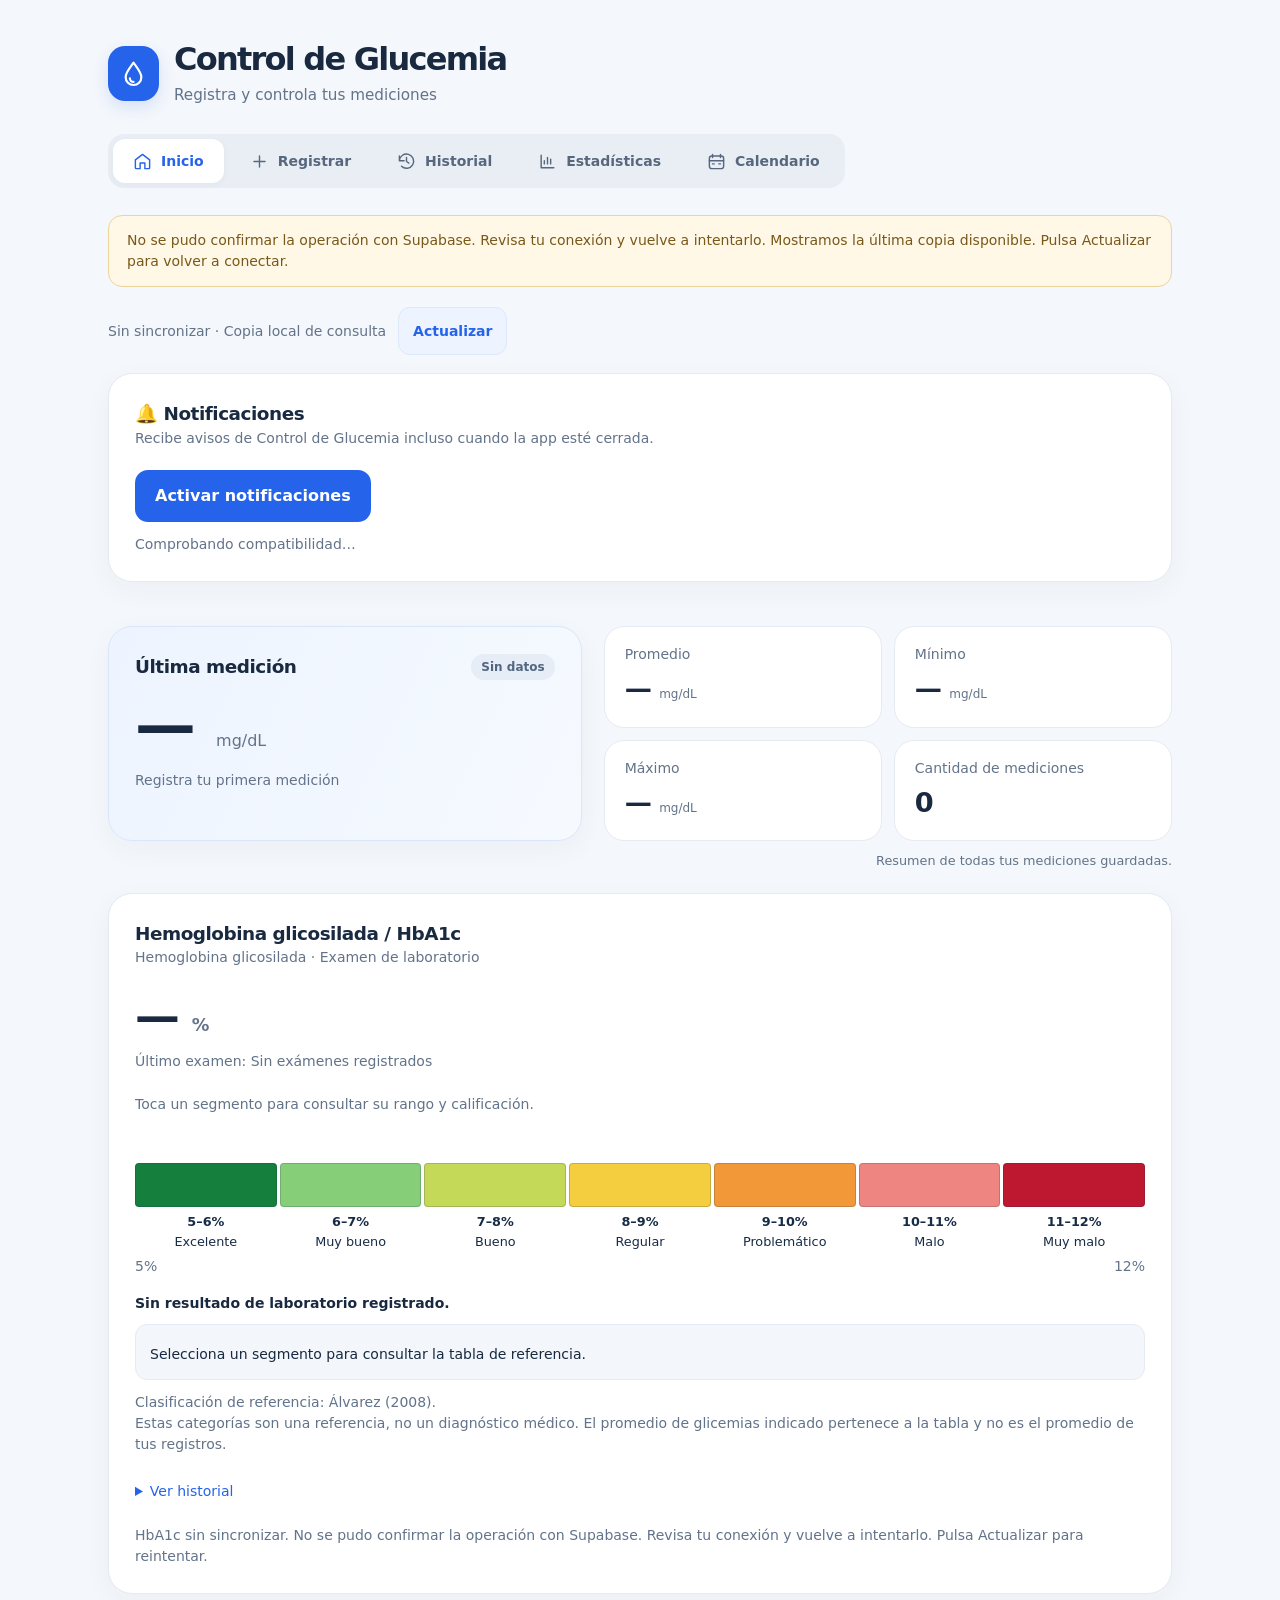
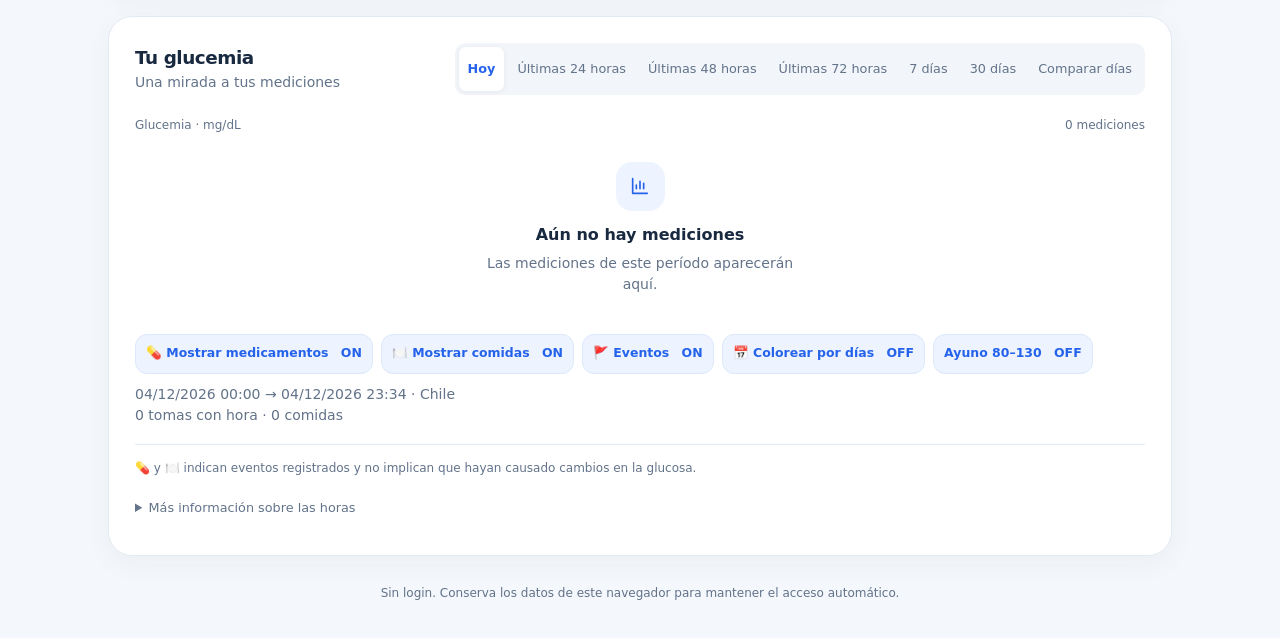
<file: index_notificaciones_automaticas.html>
<!DOCTYPE html>
<html lang="es">
<head>
  <meta charset="UTF-8">
  <meta name="viewport" content="width=device-width, initial-scale=1, viewport-fit=cover">
  <meta name="theme-color" content="#f4f7fb">
  <meta name="description" content="Registro personal de glucemia, historial y estadísticas en tu navegador.">
  <title>Control de Glucemia</title>
  <link rel="manifest" href="./manifest.webmanifest">
  <meta name="apple-mobile-web-app-capable" content="yes">
  <meta name="apple-mobile-web-app-status-bar-style" content="default">
  <meta name="apple-mobile-web-app-title" content="Glucemia">
  <meta name="mobile-web-app-capable" content="yes">
  <link rel="apple-touch-icon" href="./apple-touch-icon.png">
  <link rel="icon" href="data:image/svg+xml,%3Csvg xmlns='http://www.w3.org/2000/svg' viewBox='0 0 32 32'%3E%3Crect width='32' height='32' rx='9' fill='%232563eb'/%3E%3Cpath d='M16 6C13 11 9 15 9 19a7 7 0 0014 0c0-4-4-8-7-13z' fill='white'/%3E%3C/svg%3E">
  <style>
    :root { color-scheme:light; --bg:#f4f7fb; --surface:#fff; --text:#182940; --muted:#62738a; --line:#e5ebf2; --blue:#2563eb; --blue-dark:#1d4ed8; --blue-soft:#edf3ff; --green:#087d61; --green-soft:#e7f6ef; --low:#a96609; --low-soft:#fff4dc; --high:#bf4357; --high-soft:#fff0f2; --radius:24px; --shadow:0 8px 28px rgba(35,56,84,.045); }
    * { box-sizing:border-box; } [hidden] { display:none!important; }
    body { margin:0; background:var(--bg); color:var(--text); font-family:Inter,ui-sans-serif,system-ui,-apple-system,BlinkMacSystemFont,"Segoe UI",sans-serif; font-size:16px; line-height:1.5; -webkit-tap-highlight-color:transparent; }
    button,input,select,textarea { font:inherit; touch-action:manipulation; } button { cursor:pointer; transition:background .18s,transform .18s,box-shadow .18s; } button:active { transform:translateY(1px); } button:disabled { cursor:not-allowed; opacity:.5; }
    :focus-visible { outline:3px solid #78a6ff; outline-offset:4px; } h1,h2,h3,p { margin:0; }
    h1 { font-size:clamp(1.6rem,4vw,2rem); letter-spacing:-.055em; line-height:1.2; } h2 { font-size:1.15rem; letter-spacing:-.025em; } h3 { font-size:1rem; } svg { display:block; }
    .icon { width:22px; height:22px; fill:none; stroke:currentColor; stroke-width:1.8; stroke-linecap:round; stroke-linejoin:round; flex-shrink:0; }
    .muted { color:var(--muted); } .small { font-size:.875rem; } .eyebrow { font-size:.75rem; font-weight:700; letter-spacing:.11em; text-transform:uppercase; }
    .sr-only { position:absolute; width:1px; height:1px; overflow:hidden; clip:rect(0,0,0,0); white-space:nowrap; }
    .app { max-width:1120px; margin:0 auto; padding:40px 28px 36px; } .header { display:flex; align-items:center; gap:15px; margin-bottom:27px; }
    .brand { width:51px; height:55px; display:grid; place-items:center; background:var(--blue); color:#fff; border-radius:17px; box-shadow:0 6px 16px #2563eb26; flex-shrink:0; } .brand .icon { width:29px; height:29px; }
    .header p { margin-top:6px; color:var(--muted); font-size:.95rem; } .local-label { margin-left:auto; display:flex; align-items:center; gap:7px; color:var(--muted); font-size:.8rem; } .local-label .icon { width:16px; height:16px; }
    .nav { display:flex; gap:6px; padding:5px; margin-bottom:27px; background:#e9eef5; border-radius:16px; width:fit-content; }
    .nav button { border:0; background:transparent; color:#56677e; border-radius:12px; display:flex; gap:9px; align-items:center; justify-content:center; padding:11px 20px; font-size:.875rem; font-weight:600; min-height:44px; }
    .nav button[aria-current="page"] { background:#fff; color:var(--blue); box-shadow:0 2px 7px #18304b0a; } .nav .icon { width:19px; height:19px; }
    .workspace { display:grid; grid-template-columns:1fr 1fr; gap:22px; align-items:start; }
    .card { padding:26px; background:var(--surface); border:1px solid var(--line); border-radius:var(--radius); box-shadow:var(--shadow); } .full { grid-column:1/-1; }
    .card-head { display:flex; align-items:center; justify-content:space-between; gap:14px; margin-bottom:21px; } .heading-icon { display:flex; align-items:center; gap:10px; } .heading-icon>.icon { color:var(--blue); width:21px; height:21px; }
    .section-label { margin-bottom:14px; color:var(--muted); } .overview { display:grid; grid-template-columns:1fr 1.2fr; gap:22px; }
    .latest { background:linear-gradient(115deg,#edf4ff,#f6faff); border-color:#dae6fb; } .latest .card-head { margin-bottom:12px; }
    .latest-value { font-size:clamp(2.8rem,7vw,3.8rem); font-weight:700; line-height:1.1; letter-spacing:-.065em; } .latest-value span { font-size:1rem; color:var(--muted); letter-spacing:0; font-weight:500; margin-left:7px; } .latest-date { margin-top:11px; color:var(--muted); font-size:.875rem; }
    .stats { display:grid; grid-template-columns:1fr 1fr; gap:12px; } .stat { border:1px solid var(--line); border-radius:20px; padding:17px 20px; background:#fff; } .stat dt { color:var(--muted); font-size:.875rem; } .stat dd { margin:4px 0 0; font-size:1.7rem; font-weight:700; letter-spacing:-.04em; } .stat dd small { font-size:.75rem; color:var(--muted); font-weight:500; letter-spacing:0; } dl { margin:0; }
    .scope-note { margin-top:10px; color:var(--muted); font-size:.8rem; text-align:right; } .register-card { grid-row:span 2; } .form-field { margin-bottom:17px; }
    label { display:block; font-size:.875rem; font-weight:600; margin-bottom:7px; } label .optional { color:var(--muted); font-weight:400; }
    input,select,textarea { width:100%; color:var(--text); background:#fafbfd; border:1px solid #dce4ee; border-radius:12px; padding:12px 14px; min-height:48px; }
    input::placeholder,textarea::placeholder { color:#8391a4; opacity:1; } input:focus,select:focus,textarea:focus { outline:0; border-color:var(--blue); box-shadow:0 0 0 3px #2563eb18; background:#fff; } textarea { resize:vertical; min-height:84px; }
    .glucose-wrap { background:#f4f8ff; border:1px solid #dce8fb; border-radius:18px; padding:15px 20px; text-align:center; margin-bottom:20px; } .glucose-wrap label { color:var(--muted); font-size:.8rem; font-weight:500; }
    .glucose-wrap input { display:block; width:100%; border:0; background:transparent; padding:0; min-height:72px; text-align:center; font-size:3.5rem; font-weight:650; letter-spacing:-.055em; color:var(--blue); } .glucose-wrap input::placeholder { color:#98b4e1; } .glucose-wrap input:focus { box-shadow:none; } .glucose-wrap:focus-within { border-color:var(--blue); box-shadow:0 0 0 3px #2563eb15; } .glucose-wrap .unit { color:var(--muted); font-size:.875rem; }
    .primary { border:0; background:var(--blue); color:#fff; border-radius:13px; padding:14px 20px; min-height:50px; font-weight:600; display:inline-flex; align-items:center; justify-content:center; gap:9px; } .primary:hover { background:var(--blue-dark); box-shadow:0 5px 16px #2563eb20; } .wide { width:100%; }
    .error { color:#b52d43; font-size:.875rem; margin:0 0 14px; } .privacy { display:flex; gap:7px; align-items:center; justify-content:center; margin-top:13px; font-size:.75rem; color:var(--muted); } .privacy .icon { width:14px; height:14px; }
    .badge { display:inline-flex; align-items:center; gap:5px; padding:4px 10px; border-radius:20px; font-size:.75rem; font-weight:650; white-space:nowrap; } .badge.low { background:var(--low-soft); color:var(--low); } .badge.normal { background:var(--green-soft); color:var(--green); } .badge.high { background:var(--high-soft); color:var(--high); } .badge.neutral { background:#e6edf7; color:#526581; }
    .filters { display:flex; gap:4px; padding:4px; background:#f2f5f9; border-radius:10px; flex-shrink:0; } .filters button { border:0; border-radius:7px; background:transparent; padding:7px 9px; min-height:36px; font-size:.8rem; color:var(--muted); } .filters button[aria-pressed="true"] { background:#fff; color:var(--blue); box-shadow:0 1px 5px #192b4510; font-weight:650; }
    .chart-top { display:flex; justify-content:space-between; gap:12px; margin-bottom:3px; font-size:.75rem; color:var(--muted); } .chart-scroll { overflow-x:hidden; } .chart { width:100%; min-width:260px; height:235px; overflow:visible; } .chart text { font-family:inherit; font-size:12px; fill:var(--muted); } .chart .hit { cursor:pointer; outline:none; } .chart .hit:hover .dot,.chart .hit:focus .dot { stroke-width:4; stroke:#132c59; }
    .chart-detail { min-height:63px; padding:11px 13px; border-radius:12px; background:#f5f8fc; font-size:.875rem; color:var(--muted); overflow-wrap:anywhere; } .chart-detail strong { color:var(--text); } .chart-detail:empty::before { content:"Toca un punto para ver la medición."; }
    .empty { padding:25px 12px; text-align:center; color:var(--muted); } .empty-icon { margin:0 auto 12px; background:var(--blue-soft); color:var(--blue); width:49px; height:49px; border-radius:16px; display:grid; place-items:center; } .empty h3 { color:var(--text); margin-bottom:6px; } .empty p { font-size:.875rem; max-width:320px; margin:auto; }
    .range-bar { height:13px; background:#edf1f6; border-radius:10px; display:flex; overflow:hidden; margin:6px 0 20px; } .range-bar span { transition:width .4s ease; } .range-bar .low { background:#eeb54c; } .range-bar .normal { background:#2fa780; } .range-bar .high { background:#de7788; }
    .range-legend { display:grid; grid-template-columns:repeat(3,1fr); gap:10px; } .range-item strong { display:block; font-size:1.65rem; letter-spacing:-.035em; margin:3px 0; } .range-label { display:flex; align-items:center; gap:6px; font-size:.8rem; color:var(--muted); } .swatch { width:8px; height:8px; border-radius:50%; flex-shrink:0; } .range-item small { color:var(--muted); font-size:.75rem; } .range-note { margin-top:18px; border-top:1px solid var(--line); padding-top:14px; color:var(--muted); font-size:.75rem; line-height:1.65; }
    .history-list { display:grid; gap:12px; } .record { display:flex; gap:16px; justify-content:space-between; padding:19px; border:1px solid var(--line); border-radius:17px; background:#fff; } .record-main { min-width:0; } .record-top { display:flex; flex-wrap:wrap; align-items:center; gap:10px; } .record-value { font-size:1.45rem; font-weight:700; letter-spacing:-.035em; } .record-value small { font-size:.8rem; font-weight:500; letter-spacing:0; color:var(--muted); } .record-moment { font-size:.875rem; font-weight:600; margin-top:3px; } .record-food,.record-note { font-size:.875rem; color:var(--muted); margin-top:7px; overflow-wrap:anywhere; white-space:pre-wrap; } .record time { display:block; margin-top:11px; color:var(--muted); font-size:.8rem; }
    .delete-one { width:42px; height:42px; flex-shrink:0; border:0; background:#f7f9fc; border-radius:12px; display:grid; place-items:center; color:#78859a; } .delete-one:hover { color:var(--high); background:var(--high-soft); } .delete-one .icon { width:19px; height:19px; }
    .record-actions { display:flex; gap:8px; align-items:flex-start; flex-shrink:0; }
    .edit-one { width:42px; height:42px; flex-shrink:0; border:0; background:#f0f5ff; border-radius:12px; display:grid; place-items:center; color:var(--blue); }
    .edit-one:hover { background:#dfeaff; color:var(--blue-dark); }
    .edit-one .icon { width:19px; height:19px; }
    .edit-dialog { width:min(560px,calc(100% - 28px)); max-height:90vh; overflow:auto; border:0; border-radius:22px; padding:0; box-shadow:0 24px 70px #142f5140; color:var(--text); }
    .edit-dialog::backdrop { background:#10233b66; backdrop-filter:blur(2px); }
    .edit-dialog-inner { padding:24px; }
    .edit-dialog-head { display:flex; justify-content:space-between; align-items:center; gap:12px; margin-bottom:20px; }
    .edit-close { border:0; background:#f2f5f9; border-radius:10px; width:40px; height:40px; font-size:1.35rem; color:var(--muted); }
    .edit-actions { display:flex; gap:10px; margin-top:18px; }
    .edit-actions button { flex:1; }
    .danger { border:1px solid #efced5; background:#fff; color:var(--high); border-radius:12px; min-height:46px; padding:10px 16px; font-size:.875rem; font-weight:600; } .danger:hover { background:var(--high-soft); } .history-footer { display:flex; justify-content:flex-end; margin-top:22px; }
    .footer { text-align:center; color:var(--muted); font-size:.75rem; margin-top:28px; } .toast { position:fixed; z-index:30; left:50%; bottom:28px; transform:translate(-50%,20px); padding:14px 20px; background:#143e34; color:#fff; border-radius:14px; box-shadow:0 10px 30px #173d3430; opacity:0; pointer-events:none; transition:opacity .2s,transform .2s; width:max-content; max-width:calc(100% - 32px); font-size:.875rem; text-align:center; } .toast.show { opacity:1; transform:translate(-50%,0); }
    .storage-warning { border:1px solid #ecd49a; background:#fff8e6; color:#795819; padding:14px 18px; border-radius:14px; margin-bottom:20px; font-size:.875rem; }
    .page-enter { animation:enter .25s ease both; } @keyframes enter { from { opacity:0; transform:translateY(5px); } to { opacity:1; transform:translateY(0); } }
    body[data-page="registrar"] .workspace { grid-template-columns:minmax(0,600px); justify-content:center; } body[data-page="estadisticas"] .chart-card,body[data-page="estadisticas"] .range-card { grid-column:1/-1; } body[data-page="estadisticas"] .chart { height:300px; }
    @media (max-width:760px) {
      .app { padding:25px 18px calc(104px + env(safe-area-inset-bottom)); } .header { gap:11px; margin-bottom:23px; } .header p { font-size:.875rem; } .brand { width:43px; height:47px; border-radius:14px; } .brand .icon { width:26px; height:26px; } .local-label { display:none; }
      .nav { position:fixed; z-index:20; bottom:0; left:0; right:0; width:100%; margin:0; padding:9px 12px calc(9px + env(safe-area-inset-bottom)); border-radius:20px 20px 0 0; background:rgba(255,255,255,.97); border-top:1px solid var(--line); box-shadow:0 -5px 25px #142f5106; backdrop-filter:blur(12px); gap:3px; } .nav button { flex:1; flex-direction:column; padding:6px 2px; gap:4px; font-size:.75rem; min-width:0; } .nav button[aria-current="page"] { background:var(--blue-soft); box-shadow:none; } .nav .icon { width:22px; height:22px; }
      .workspace { grid-template-columns:minmax(0,1fr); gap:18px; } .overview { grid-template-columns:1fr; gap:13px; } .card { padding:21px; border-radius:21px; } .latest { padding:23px; } .latest-value { font-size:3.4rem; } .stat { padding:14px 17px; border-radius:17px; } .stat dd { font-size:1.5rem; } .register-card { grid-row:auto; } .toast { bottom:calc(91px + env(safe-area-inset-bottom)); } .card-head { flex-wrap:wrap; gap:12px; } .chart { height:220px; } .scope-note { text-align:left; }
    }
    .medications-section { border-top:1px solid var(--line); padding-top:20px; margin:4px 0 22px; }
    .medications-section>p { margin:5px 0 16px; }
    .medication-card { padding:17px; margin-top:12px; background:#fafbfd; border:1px solid var(--line); border-radius:17px; min-width:0; }
    .medication-card>p { margin-top:2px; }
    .medication-choice { border:0; margin:17px 0 0; padding:0; min-width:0; }
    .medication-choice legend { font-size:.875rem; font-weight:600; padding:0; margin-bottom:8px; }
    .medication-toggle { display:inline-flex; gap:5px; padding:4px; background:#e9eef5; border-radius:12px; }
    .medication-option { margin:0; position:relative; cursor:pointer; }
    .medication-option input { position:absolute; width:1px; height:1px; min-height:0; opacity:0; padding:0; }
    .medication-option span { display:block; min-width:64px; padding:10px 17px; text-align:center; border-radius:9px; color:var(--muted); }
    .medication-option input:checked+span { color:var(--blue); background:#fff; box-shadow:0 2px 7px #18304b0a; }
    .medication-option input:focus-visible+span { outline:3px solid #78a6ff; outline-offset:2px; }
    .medication-details { border:0; padding:0; margin:17px 0 0; min-width:0; }
    .medication-equivalent { display:block; margin:7px 0 16px; color:var(--green); font-size:.875rem; font-weight:600; }
    .medication-time-row { display:flex; align-items:center; gap:9px; }
    .medication-time-row input { min-width:0; flex:1; background:#fff; }
    .now-button { flex-shrink:0; background:var(--blue-soft); color:var(--blue); border:1px solid #dce8fb; border-radius:12px; min-height:48px; padding:10px 14px; font-size:.875rem; font-weight:600; }
    .now-button:hover { background:#dfeaff; }
    .record-medications { margin-top:13px; padding-top:12px; border-top:1px solid var(--line); }
    .record-medications h3 { font-size:.875rem; margin-bottom:7px; }
    .record-medication { margin-top:8px; font-size:.875rem; overflow-wrap:anywhere; }
    .record-medication strong { display:block; font-weight:600; }
    .record-medication p { color:var(--muted); }
    @media (prefers-reduced-motion:reduce) { *,*::before,*::after { animation:none!important; transition:none!important; scroll-behavior:auto!important; } }
    /* Extensiones: reutilizan la paleta y las tarjetas existentes. */
    .workspace>* { min-width:0; }
    .filters { flex-wrap:wrap; flex-shrink:1; }
    .filters button { min-height:44px; }
    .pressure-section { border-top:1px solid var(--line); padding-top:20px; margin-bottom:22px; }
    .pressure-fields { display:grid;grid-template-columns:repeat(2,minmax(0,1fr));gap:12px; }
    .pressure-fields label { min-height:42px; }
    .chart-options { margin:14px 0 10px; }
    .chart-options strong { margin-left:8px; }
    .chart { min-width:0; }
    .event-marker { cursor:pointer; }
    .event-marker:focus .event-line,.event-marker:hover .event-line { stroke-width:3;opacity:1; }
    .chart-detail:empty::before { content:"Toca un punto o una línea 💊 / 🍽️ para ver el registro."; }
    .event-detail+.event-detail { margin-top:8px;padding-top:8px;border-top:1px solid var(--line); }
    .calendar-navigation { display:flex;align-items:center;justify-content:space-between;gap:12px; }
    #calendar-month { text-align:center;text-transform:capitalize; }
    .calendar-summary { display:flex;flex-wrap:wrap;gap:8px 20px;padding:18px 0;font-size:.875rem; }
    .calendar-week,.calendar-grid { display:grid;grid-template-columns:repeat(7,minmax(0,1fr));gap:7px; }
    .calendar-week { text-align:center;color:var(--muted);font-size:.8rem;margin-bottom:8px; }
    .calendar-day { border:1px solid var(--line);border-radius:14px;min-width:0;min-height:99px;padding:9px 5px;display:flex;flex-direction:column;align-items:center;gap:3px;color:var(--text); }
    .green { background:var(--green-soft);color:#08664f; }
    .yellow { background:var(--low-soft);color:#805109; }
    .red { background:var(--high-soft);color:#a52c40; }
    .gray { background:#f0f3f7;color:#586b80; }
    .calendar-day[aria-pressed="true"] { outline:3px solid var(--blue);outline-offset:1px; }
    .calendar-day[aria-current="date"] .day-number { text-decoration:underline;text-underline-offset:4px; }
    .calendar-day .day-number { font-weight:700;font-size:1rem; }
    .day-count,.day-average { font-size:.75rem; }
    .calendar-symbol { display:inline-flex;min-width:20px;justify-content:center;border-radius:6px;font-weight:750;font-size:.8rem; }
    .calendar-legend { display:flex;flex-wrap:wrap;gap:9px 18px;padding:0;margin:18px 0 10px;list-style:none;font-size:.8rem; }
    .calendar-detail { margin-top:24px;border-top:1px solid var(--line);padding-top:22px; }
    .calendar-detail .history-list { margin-top:16px; }
    @media(max-width:480px) {
      .calendar-card { padding:16px 10px; }
      .calendar-grid,.calendar-week { gap:4px; }
      .calendar-day { min-height:86px;padding:8px 1px;border-radius:9px;gap:4px; }
      .day-average,.calendar-navigation button span { display:none; }
      .calendar-navigation { gap:6px; }
      .calendar-navigation button { min-width:44px;padding:8px 12px; }
      .day-count { font-size:.65rem; }
      .nav { padding-left:5px;padding-right:5px; }
      .nav button { font-size:.66rem; }
    }

    .record .record-main { flex:1; }
    .record.record-low { background:var(--low-soft);border-color:#ebd29a; }
    .record.record-normal { background:var(--green-soft);border-color:#b6dfca; }
    .record.record-high { background:var(--high-soft);border-color:#edbcc5; }
    .record-status { margin-left:auto;align-self:flex-start;flex-shrink:0; }
    .record-status.normal { background:#c9eddb;color:#08664f; }
    .record-status.low { background:#ffe2a1;color:#805109; }
    .record-status.high { background:#f8ced5;color:#a52c40; }
    .calendar-chart-section { margin:10px 0 24px;padding:18px 0;border-bottom:1px solid var(--line); }
    .calendar-chart-section h3 { margin-bottom:12px; }
    .calendar-chart-section .chart { height:280px; }
    @media(max-width:480px) {
      .record { gap:8px;padding:14px; }
      .record-status { padding:4px 8px;font-size:.7rem; }
      .record .delete-one { width:34px;height:38px; }
      .calendar-chart-section .chart { height:235px; }
    }
    .calendar-clock-wrap { max-width:440px;margin:0 auto 12px; }
    .calendar-clock { width:100%;height:auto;display:block;overflow:visible; }
    .clock-hour { font-family:inherit;font-size:13px;fill:var(--muted); }
    .clock-hour.major { font-weight:700;fill:var(--text); }
    .clock-date { font-family:inherit;font-size:15px;font-weight:600;fill:var(--text); }
    .clock-count { font-family:inherit;font-size:32px;font-weight:700;fill:var(--text); }
    .clock-point { cursor:pointer; }
    .clock-point:focus .clock-dot,.clock-point:hover .clock-dot { stroke:#182940;stroke-width:4; }
    .clock-legend { display:flex;justify-content:center;flex-wrap:wrap;gap:8px 16px;margin:12px 0;font-size:.8rem;color:var(--muted); }
    .clock-legend span { display:inline-flex;align-items:center;gap:5px; }
    #calendar-clock-detail:empty::before { content:"Toca un punto del reloj para consultar su hora y sus detalles."; }
    #calendar-clock-note { margin:12px 0; }
    #calendar-chart-title { margin-top:24px; }
    .event-datetime { display:grid;grid-template-columns:repeat(2,minmax(0,1fr));gap:12px; }
    .event-datetime input { min-width:0;max-width:100%; }
    .record.record-meal { background:#fff7ec;border-color:#ecd8bc; }
    .meal-register-card,.medication-register-card { scroll-margin-top:20px; }
    .chart-options { display:flex;gap:8px;flex-wrap:wrap; }
    .chart-options .now-button { min-height:40px;padding:7px 10px;font-size:.78rem; }
    @media(max-width:760px) {
      .chart-options { display:grid;grid-template-columns:repeat(3,minmax(0,1fr));gap:5px;margin:10px 0 8px; }
      .chart-options .now-button { width:100%;min-width:0;min-height:34px;padding:5px 3px;font-size:.60rem;line-height:1.1;white-space:nowrap; }
      .chart-options strong { margin-left:2px; }
      .chart-card .chart { height:245px; }
    }
    #calendar-timeline { margin-top:16px; }
    .clock-date { font-size:13px; }
    body[data-page="inicio"] .chart-card { grid-column:1/-1; }
    .history-date-group { display:grid;gap:12px;min-width:0; }
    .history-date-group+.history-date-group { margin-top:16px; }
    .history-date-title { padding:10px 2px 6px;border-bottom:1px solid var(--line);font-size:.95rem;font-weight:650;color:var(--muted); }
    .chart-help { margin-top:10px;color:var(--muted);font-size:.8rem; }
    .chart-help summary { cursor:pointer;padding:9px 0;min-height:40px; }
    .chart-help p { margin:5px 0 10px; }

    #chart { touch-action:pan-y; }
    #chart-content .chart-scroll { position:relative; }
    .chart-touch-surface { pointer-events:none;touch-action:none; }
    @media(any-pointer:coarse) { .comparison-average-point { touch-action:none; } }
    .note-event-marker text { font-size:13px; }
    .event-detail,.record-main { overflow-wrap:anywhere; }
    .calendar-event-flag { position:absolute;right:3px;top:3px;font-size:11px; }
    .calendar-day { position:relative; }
    .chart-crosshair { stroke:#7c8798;stroke-width:1;stroke-dasharray:2 3;opacity:.8;pointer-events:none; }
    .chart-tooltip { position:absolute;z-index:3;max-width:290px;box-sizing:border-box;background:#172b46;color:white;border-radius:8px;padding:8px 10px;font-size:12px;line-height:1.35;pointer-events:none;box-shadow:0 3px 12px #14294426;overflow:hidden; }
    .chart-tooltip .event-detail { padding:5px 0 0;margin:5px 0 0;border-top:1px solid #ffffff40; }
    .chart-tooltip p { margin:2px 0;overflow-wrap:anywhere;color:inherit;font-size:12px; }
    .chart-tooltip strong { color:inherit;font-size:12px; }
    .chart .is-preview .dot,.chart .is-selected .dot { stroke:#132c59;stroke-width:4;r:7; }
    .chart .is-preview .event-line,.chart .is-selected .event-line { stroke-width:3;opacity:1; }

    /* Comparador de días: estilos limitados a sus elementos. */
    .comparison-panel { margin:0 0 18px;padding:16px;border:1px solid var(--line);border-radius:16px;background:#fafbfd; }
    .comparison-panel h3 { margin-bottom:12px; }
    .comparison-dates { display:grid;grid-template-columns:repeat(auto-fit,minmax(220px,1fr));gap:12px; }
    .comparison-date { display:flex;align-items:end;gap:8px;min-width:0; }
    .comparison-date>div { flex:1;min-width:0; }
    .comparison-date input { min-width:0;max-width:100%; }
    .comparison-actions { display:flex;flex-wrap:wrap;align-items:center;gap:10px;margin-top:14px; }
    .comparison-legend { display:flex;flex-wrap:wrap;gap:8px 16px;margin:12px 0 18px;font-size:.8rem; }
    .comparison-key { display:inline-flex;align-items:center;gap:6px; }
    .comparison-swatch { display:inline-block;width:24px;height:4px;flex-shrink:0;border-radius:3px; }
    .comparison-summary { margin-top:20px;min-width:0; }
    .comparison-table-wrap { max-width:100%;overflow-x:auto;margin:12px 0;border:1px solid var(--line);border-radius:12px; }
    .comparison-table { border-collapse:separate;border-spacing:0;width:100%;font-size:.8rem; }
    .comparison-table th,.comparison-table td { padding:10px 12px;border-bottom:1px solid var(--line);text-align:center;min-width:108px; }
    .comparison-table th:first-child { position:sticky;left:0;background:#f5f8fc;text-align:left;min-width:150px;max-width:190px;z-index:1; }
    .comparison-table thead th { background:#f5f8fc; }
    .comparison-table tr:last-child>* { border-bottom:0; }
    @media(max-width:480px) { .comparison-dates { grid-template-columns:minmax(0,1fr); } .comparison-panel { padding:12px; } .comparison-actions>button { flex:1 1 150px; } .comparison-table th:first-child { min-width:125px;max-width:135px; } }
    .hba1c-card .hba1c-value { font-size:2.8rem;font-weight:700;letter-spacing:-.04em;line-height:1.2;margin:8px 0; }
    .hba1c-card .hba1c-value small { font-size:1.1rem;color:var(--muted); }
    .hba1c-scale { margin-top:22px; }
    .hba1c-track { position:relative;padding-top:48px; }
    .hba1c-marker { position:absolute;inset:0;pointer-events:none; }
    .hba1c-marker-label { position:absolute;top:0;left:clamp(52px,var(--position),calc(100% - 52px));transform:translateX(-50%);background:#172b46;color:white;border:2px solid white;border-radius:8px;padding:5px 9px;font-size:.875rem;font-weight:700;white-space:nowrap;box-shadow:0 1px 4px #172b4640; }
    .hba1c-marker-tip { position:absolute;top:34px;left:var(--position);transform:translateX(-50%);width:18px;height:18px;filter:drop-shadow(0 1px 1px #172b4670); }
    .hba1c-segments { display:grid;grid-template-columns:repeat(7,minmax(0,1fr));gap:3px; }
    .hba1c-segment { min-width:0;border:0;background:transparent;padding:0;color:#172b46;cursor:pointer;border-radius:5px; }
    .hba1c-segment:focus-visible { outline:3px solid #172b46;outline-offset:4px; }
    .hba1c-swatch { display:block;height:44px;background:var(--segment-color);border-radius:4px;border:1px solid #172b4633; }
    .hba1c-segment[aria-pressed="true"] .hba1c-swatch { box-shadow:inset 0 0 0 3px #fff,inset 0 0 0 5px #172b46; }
    .hba1c-range,.hba1c-rating { display:block;font-size:.8rem;line-height:1.4;margin-top:6px;overflow-wrap:anywhere; }
    .hba1c-rating { font-weight:400;margin-top:2px; }
    .hba1c-limits { display:flex;justify-content:space-between;margin-top:5px; }
    .hba1c-current { margin:16px 0 10px;font-weight:600; }
    .hba1c-reference { padding:14px;background:#f3f6fa;border:1px solid var(--line);border-radius:12px; }
    .hba1c-reference p { margin-top:5px; }
    .hba1c-source { margin-top:12px; }
    @media(max-width:767px) { .hba1c-segment .hba1c-range,.hba1c-segment .hba1c-rating { display:none; } }
    .hba1c-actions { display:flex;flex-wrap:wrap;align-items:center;gap:14px;margin-top:16px; }
    .hba1c-history { margin-top:16px; }
    .hba1c-history summary { cursor:pointer;color:var(--blue);font-size:.875rem;min-height:44px;padding:10px 0; }
    .hba1c-history-row { display:flex;justify-content:space-between;align-items:center;gap:12px;padding:12px 0;border-top:1px solid var(--line); }
    .hba1c-history-row strong,.hba1c-history-row time { display:block; }
    #hba1c-status,#hba1c-change { margin-top:10px;overflow-wrap:anywhere; }
    .vitals-summary { display:grid;grid-template-columns:repeat(4,minmax(0,1fr));gap:12px;margin:20px 0; }
    .vitals-stat { border:1px solid var(--line);border-radius:16px;padding:16px;min-width:0; }
    .vitals-stat strong { display:block;font-size:1.5rem;margin:8px 0; }
    .vitals-stat small { display:block;color:var(--muted);margin-top:6px; }
    #vitals-reference-legend p { margin-top:10px; }
    .vitals-units,.vitals-legend { display:flex;justify-content:space-between;gap:12px;flex-wrap:wrap;font-size:.8rem;color:var(--muted);margin:16px 0; }
    #vitals-chart { width:100%;height:330px;display:block;touch-action:pan-y; }
    #vitals-host { position:relative; }
    #vitals-tooltip { pointer-events:none;z-index:5; }
    #vitals-detail { margin-top:12px; }
    #vitals-detail:empty { display:none; }
    .vitals-key { display:inline-block;width:24px;border-top:3px solid;vertical-align:middle;margin-right:6px; }
    @media(max-width:800px) { .vitals-summary { grid-template-columns:repeat(2,minmax(0,1fr)); }.vitals-stat { padding:12px; }.vitals-stat strong { font-size:1.2rem; } }
    @media(max-width:359px) { .vitals-summary { grid-template-columns:1fr; } }
  
    .push-card { margin-bottom:22px; }
    .push-actions { display:flex;flex-wrap:wrap;gap:10px;margin-top:14px; }
    .push-status { margin-top:12px; }
</style>
</head>
<body data-page="inicio">
  <svg xmlns="http://www.w3.org/2000/svg" style="display:none" aria-hidden="true">
    <symbol id="i-drop" viewBox="0 0 24 24"><path d="M12 3C9 7.5 5.5 11 5.5 15a6.5 6.5 0 0 0 13 0C18.5 11 15 7.5 12 3Z"/><path d="M9 16a3 3 0 0 0 3 3"/></symbol>
    <symbol id="i-home" viewBox="0 0 24 24"><path d="m3 10 9-7 9 7v10a1 1 0 0 1-1 1h-5v-7H9v7H4a1 1 0 0 1-1-1Z"/></symbol>
    <symbol id="i-plus" viewBox="0 0 24 24"><path d="M12 5v14M5 12h14"/></symbol>
    <symbol id="i-history" viewBox="0 0 24 24"><path d="M3 11a9 9 0 1 1 2.7 7M3 5v6h6M12 7v5l3 2"/></symbol>
    <symbol id="i-chart" viewBox="0 0 24 24"><path d="M4 4v16h16M8 15v-4M12 15V7M16 15V9"/></symbol>
    <symbol id="i-lock" viewBox="0 0 24 24"><rect x="5" y="10" width="14" height="11" rx="3"/><path d="M8 10V7a4 4 0 0 1 8 0v3M12 14v3"/></symbol>
    <symbol id="i-trash" viewBox="0 0 24 24"><path d="M3 6h18M9 6V3h6v3M5 6l1 15h12l1-15M10 10v7M14 10v7"/></symbol>
    <symbol id="i-check" viewBox="0 0 24 24"><path d="m5 12 4 4L19 6"/></symbol>
    <symbol id="i-edit" viewBox="0 0 24 24"><path d="M12 20h9"/><path d="M16.5 3.5a2.1 2.1 0 0 1 3 3L8 18l-4 1 1-4Z"/></symbol>
  </svg>
  <div class="app">
    <header class="header">
      <div class="brand" aria-hidden="true"><svg class="icon"><use href="#i-drop"/></svg></div>
      <div><h1>Control de Glucemia</h1><p>Registra y controla tus mediciones</p></div>
    </header>
    <nav class="nav" aria-label="Navegación principal">
      <button type="button" data-nav="inicio" aria-current="page"><svg class="icon" aria-hidden="true"><use href="#i-home"/></svg><span>Inicio</span></button>
      <button type="button" data-nav="registrar"><svg class="icon" aria-hidden="true"><use href="#i-plus"/></svg><span>Registrar</span></button>
      <button type="button" data-nav="historial"><svg class="icon" aria-hidden="true"><use href="#i-history"/></svg><span>Historial</span></button>
      <button type="button" data-nav="estadisticas"><svg class="icon" aria-hidden="true"><use href="#i-chart"/></svg><span>Estadísticas</span></button>
      <button type="button" data-nav="calendario"><svg class="icon" aria-hidden="true" viewBox="0 0 24 24"><rect x="3" y="5" width="18" height="16" rx="3"/><path d="M7 3v4M17 3v4M3 11h18M7 15h2M15 15h2"/></svg><span>Calendario</span></button>
    </nav>
    <div id="storage-warning" class="storage-warning" role="alert" hidden></div>
    <div class="small muted" style="display:flex;align-items:center;gap:12px;flex-wrap:wrap;margin-bottom:18px"><span id="cloud-status" role="status" aria-live="polite">Conectando con Supabase…</span><button id="cloud-refresh" type="button" class="now-button">Actualizar</button></div>
    <noscript><p class="storage-warning">Activa JavaScript para registrar y consultar tus mediciones.</p></noscript>
    <main class="workspace">

      <section class="card full push-card" data-pages="inicio" aria-labelledby="push-title">
        <div class="card-head"><div><h2 id="push-title">🔔 Notificaciones</h2><p class="small muted">Recibe avisos de Control de Glucemia incluso cuando la app esté cerrada.</p></div></div>
        <div class="push-actions">
          <button id="push-enable" type="button" class="primary">Activar notificaciones</button>
          <button id="push-test" type="button" class="now-button" hidden>Enviar notificación de prueba</button>
          <button id="push-disable" type="button" class="now-button" hidden>Desactivar en este dispositivo</button>
        </div>
        <p id="push-status" class="small muted push-status" role="status" aria-live="polite">Comprobando compatibilidad…</p>
      </section>
      <section class="full" data-pages="inicio estadisticas" aria-label="Resumen de mediciones">
        <div class="overview">
          <article class="card latest"><div class="card-head"><h2>Última medición</h2><span id="latest-badge" class="badge neutral">Sin datos</span></div><div id="latest-value" class="latest-value">— <span>mg/dL</span></div><p id="latest-date" class="latest-date">Registra tu primera medición</p></article>
          <dl class="stats">
            <div class="stat"><dt>Promedio</dt><dd><span id="average">—</span> <small>mg/dL</small></dd></div>
            <div class="stat"><dt>Mínimo</dt><dd><span id="minimum">—</span> <small>mg/dL</small></dd></div>
            <div class="stat"><dt>Máximo</dt><dd><span id="maximum">—</span> <small>mg/dL</small></dd></div>
            <div class="stat"><dt>Cantidad de mediciones</dt><dd id="count">0</dd></div>
          </dl>
        </div><p class="scope-note">Resumen de todas tus mediciones guardadas.</p>
      </section>
      <section class="card register-card" data-pages="registrar" aria-labelledby="register-title" hidden>
        <div class="card-head"><div class="heading-icon"><svg class="icon" aria-hidden="true"><use href="#i-plus"/></svg><h2 id="register-title">Registrar glucemia</h2></div></div>
        <form id="measurement-form" novalidate>
          <div id="measurement-datetime"></div><button id="measurement-now" type="button" class="now-button" style="margin-bottom:16px">Usar fecha y hora actuales</button>
          <div class="glucose-wrap"><label for="glucose">Glucemia <span class="optional">· opcional si registras medicamentos</span></label><input id="glucose" name="glucose" type="text" inputmode="numeric" pattern="[0-9]+" maxlength="3" placeholder="95" autocomplete="off" aria-describedby="glucose-unit form-error"><div id="glucose-unit" class="unit">mg/dL</div></div>
          <div class="form-field"><label for="moment">Momento de la medición</label><select id="moment" name="moment"><option>En ayunas</option><option>Antes de comer</option><option>Después de comer</option><option>Antes de dormir</option><option>Otro</option></select></div>
          <div class="form-field"><label for="note">Nota <span class="optional">· opcional</span></label><textarea id="note" name="note" maxlength="1000" placeholder="Algo que quieras recordar…"></textarea></div>
          <section class="pressure-section" aria-labelledby="pressure-title">
            <h2 id="pressure-title" class="eyebrow section-label">Presión arterial y pulso (opcionales)</h2>
            <div class="pressure-fields">
              <div class="form-field"><label for="systolic">Presión alta (sistólica)</label><input id="systolic" name="systolic" type="number" inputmode="numeric" min="1" max="350" step="1" aria-describedby="pressure-help form-error"><span class="small muted">mmHg</span></div>
              <div class="form-field"><label for="diastolic">Presión baja (diastólica)</label><input id="diastolic" name="diastolic" type="number" inputmode="numeric" min="1" max="250" step="1" aria-describedby="pressure-help form-error"><span class="small muted">mmHg</span></div>
            <div class="form-field"><label for="ppm">Pulso (ppm)</label><input id="ppm" type="number" inputmode="numeric" min="1" max="300" step="1"><span class="small muted">Pulsaciones por minuto · opcional</span></div>
            </div>
            <p id="pressure-help" class="small muted">Completa ambos valores o deja ambos vacíos. Límites de entrada: alta 1–350 y baja 1–250 mmHg; no son una evaluación médica.</p>
          </section>
          <p id="form-error" class="error" role="alert" hidden></p>
          <button id="save-button" class="primary wide" type="submit"><svg class="icon" aria-hidden="true"><use href="#i-check"/></svg>Guardar resultado</button>
        </form>
      </section>
      <section id="meal-register" class="card meal-register-card" data-pages="registrar" aria-labelledby="meal-title" hidden>
        <div class="card-head"><h2 id="meal-title">🍽️ Registrar comida</h2><button id="meal-now" class="now-button" type="button">Ahora</button></div>
        <p class="small muted" style="margin-bottom:16px">Registra una comida con su propia fecha y hora, sin necesidad de medir glucemia.</p>
        <form id="meal-form" novalidate>
          <div class="form-field"><label for="meal-type">Tipo de comida</label><select id="meal-type" required></select></div>
          <div class="form-field"><label for="meal-food">Qué comiste</label><textarea id="meal-food" maxlength="1000" placeholder="Pan integral, huevo y café" required></textarea></div>
          <div id="meal-datetime"></div>
          <p class="small muted" style="margin-bottom:16px">Fecha y hora de Chile (America/Santiago).</p>
          <div class="form-field"><label for="meal-note">Nota <span class="optional">· opcional</span></label><textarea id="meal-note" maxlength="1000" placeholder="Ej.: Sin azúcar"></textarea></div>
          <p id="meal-error" class="error" role="alert" hidden></p>
          <button id="meal-save" class="primary wide" type="submit">Guardar comida</button>
        </form>
      </section>

      <section id="medication-register" class="card medication-register-card" data-pages="registrar" aria-labelledby="medication-register-title" hidden>
        <div class="card-head"><h2 id="medication-register-title">💊 Registrar medicamentos</h2></div>
        <p class="small muted" style="margin-bottom:16px">Registra medicamentos que ya tomaste de forma independiente, sin necesidad de registrar glucemia.</p>
        <form id="medication-form" novalidate>
          <section class="medications-section" aria-labelledby="medications-title">
            <h2 id="medications-title" class="sr-only">Medicamentos</h2>
            <div id="medication-fields"></div>
          </section>
          <p id="medication-error" class="error" role="alert" hidden></p>
          <button id="medication-save" class="primary wide" type="submit">Guardar medicamentos</button>
        </form>
      </section>

      <section class="card hba1c-register-card" data-pages="registrar" aria-labelledby="hba1c-form-title" hidden>
        <div class="card-head"><h2 id="hba1c-form-title">Registrar HbA1c</h2></div>
        <p class="small muted" style="margin-bottom:16px">Ingresa el resultado de tu examen de laboratorio.</p>
      <form id="hba1c-form" novalidate>
        <div class="form-field"><label for="hba1c-input">HbA1c (%)</label><input id="hba1c-input" type="text" inputmode="decimal" required autocomplete="off" aria-describedby="hba1c-error" placeholder="Ej.: 7,4"></div>
        <div class="form-field"><label for="hba1c-test-date">Fecha del examen</label><input id="hba1c-test-date" type="date" required aria-describedby="hba1c-error"></div>
        <p id="hba1c-error" class="error" role="alert" hidden></p>
        <div class="edit-actions"><button id="hba1c-delete" type="button" class="danger" hidden>Borrar examen</button><button id="hba1c-cancel" type="button" class="now-button" hidden>Cancelar edición</button><button id="hba1c-save" type="submit" class="primary">Guardar</button></div>
      </form>
      </section>
      <section class="card" data-pages="registrar" hidden aria-labelledby="note-event-title">
        <h2 id="note-event-title">🚩 Evento / Nota</h2>
        <form id="note-event-form" novalidate>
          <div id="note-event-datetime"></div>
          <div class="form-field"><label for="note-event-text">Descripción</label><textarea id="note-event-text" maxlength="1000" required placeholder="Escribe qué ocurrió..."></textarea></div>
          <p id="note-event-error" class="error" role="alert" hidden></p>
          <div class="edit-actions"><button id="note-event-cancel" class="now-button" type="button" hidden>Cancelar edición</button><button id="note-event-save" class="primary" type="submit">Guardar evento</button></div>
        </form>
      </section>
      <section class="card full hba1c-card" data-pages="inicio" aria-labelledby="hba1c-title">
        <div class="card-head"><div><h2 id="hba1c-title">Hemoglobina glicosilada / HbA1c</h2><p class="small muted">Hemoglobina glicosilada · Examen de laboratorio</p></div></div>
        <div class="hba1c-value"><span id="hba1c-value">—</span> <small>%</small></div>
        <p class="small muted">Último examen: <span id="hba1c-date">Cargando…</span></p>
        <div class="hba1c-scale">
          <p class="small muted">Toca un segmento para consultar su rango y calificación.</p>
          <div class="hba1c-track">
            <div id="hba1c-marker" class="hba1c-marker" hidden aria-hidden="true"><span class="hba1c-marker-label"></span><svg class="hba1c-marker-tip" viewBox="0 0 18 18"><path d="M1 1H17L9 16Z" fill="#172b46" stroke="white" stroke-width="2"/></svg></div>
            <div id="hba1c-segments" class="hba1c-segments" role="group" aria-label="Rangos de referencia HbA1c"></div>
          </div>
          <div class="hba1c-limits small muted"><span>5%</span><span>12%</span></div>
          <p id="hba1c-current" class="hba1c-current small"></p>
          <div id="hba1c-reference" class="hba1c-reference" aria-live="polite"></div>
          <p class="small muted hba1c-source">Clasificación de referencia: Álvarez (2008).</p>
          <p class="small muted">Estas categorías son una referencia, no un diagnóstico médico. El promedio de glicemias indicado pertenece a la tabla y no es el promedio de tus registros.</p>
        </div>
        <p id="hba1c-change" class="small" hidden></p>
        <details class="hba1c-history"><summary>Ver historial</summary><div id="hba1c-history-list"></div></details>
        <p id="hba1c-status" class="small muted" role="status" aria-live="polite">Cargando exámenes…</p>
      </section>
      <section class="card chart-card" data-pages="inicio estadisticas" aria-labelledby="chart-title">
        <div class="card-head"><div><h2 id="chart-title">Tu glucemia</h2><p class="small muted">Una mirada a tus mediciones</p></div><div class="filters" role="group" aria-label="Período del gráfico"><button type="button" data-period="1" aria-pressed="true">Hoy</button><button type="button" data-period="24h" aria-pressed="false">Últimas 24 horas</button><button type="button" data-period="48h" aria-pressed="false">Últimas 48 horas</button><button type="button" data-period="72h" aria-pressed="false">Últimas 72 horas</button><button type="button" data-period="7" aria-pressed="false">7 días</button><button type="button" data-period="30" aria-pressed="false">30 días</button><button id="compare-days" type="button" aria-pressed="false" aria-expanded="false" aria-controls="comparison-panel">Comparar días</button></div></div>
        <section id="comparison-panel" class="comparison-panel" aria-labelledby="comparison-title" hidden>
          <h3 id="comparison-title">Comparar días</h3>
          <form id="comparison-form" novalidate>
            <div id="comparison-dates" class="comparison-dates"></div>
            <div class="comparison-actions"><button id="comparison-add" type="button" class="now-button">+ Agregar otro día</button><span id="comparison-limit" class="small muted" hidden>Máximo 30 días</span></div>
            <p id="comparison-error" class="error" role="alert" hidden></p>
            <div class="comparison-actions"><button id="comparison-apply" type="submit" class="primary">Comparar</button><button id="comparison-connectors" type="button" class="now-button" role="switch" aria-checked="false" hidden>Líneas de conexión <strong id="comparison-connectors-label">OFF</strong></button><button id="comparison-values" type="button" class="now-button" role="switch" aria-checked="false" hidden>Valores de los puntos <strong id="comparison-values-label">OFF</strong></button><button id="comparison-average" type="button" class="now-button" role="switch" aria-checked="false" hidden>Línea promedio <strong id="comparison-average-label">OFF</strong></button><button id="comparison-only-average" type="button" class="now-button" role="switch" aria-checked="false" hidden>Solo promedio <strong id="comparison-only-average-label">OFF</strong></button><button id="comparison-exit" type="button" class="now-button">Salir de comparación</button></div>
          </form>
        </section>
        <div id="comparison-legend" class="comparison-legend" aria-label="Fechas comparadas" hidden></div>
        <div class="chart-top"><span>Glucemia · mg/dL</span><span id="chart-count">0 mediciones</span></div>
        <div id="chart-empty" class="empty"><div class="empty-icon"><svg class="icon" aria-hidden="true"><use href="#i-chart"/></svg></div><h3>Aún no hay mediciones</h3><p>Las mediciones de este período aparecerán aquí.</p></div>
        <div id="chart-content" hidden><div class="chart-scroll"><svg id="chart" class="chart" viewBox="0 0 600 250" aria-label="Gráfico de glucemia. Selecciona un punto para ver sus detalles."></svg></div><div id="chart-detail" class="chart-detail" role="status" aria-live="polite"></div></div>
        <div class="chart-options"><button id="show-medications" type="button" class="now-button" role="switch" aria-checked="true">💊 Mostrar medicamentos <strong id="medications-switch-label">ON</strong></button><button id="show-meals" type="button" class="now-button" role="switch" aria-checked="true">🍽️ Mostrar comidas <strong id="meals-switch-label">ON</strong></button><button id="show-events" type="button" class="now-button" role="switch" aria-checked="true">🚩 Eventos <strong id="events-switch-label">ON</strong></button><button id="show-day-colors" type="button" class="now-button" role="switch" aria-checked="false">📅 Colorear por días <strong id="day-colors-label">OFF</strong></button><button id="show-fasting-range" type="button" class="now-button" role="switch" aria-checked="false">Ayuno 80–130 <strong id="fasting-switch-label">OFF</strong></button></div>
        <p id="chart-period-label" class="small muted"></p>
        <p id="chart-events-note" class="small muted"></p>
        <section id="comparison-summary" class="comparison-summary" aria-label="Resumen comparativo" hidden></section>
        <p class="range-note">💊 y 🍽️ indican eventos registrados y no implican que hayan causado cambios en la glucosa.</p>
        <details class="chart-help"><summary>Más información sobre las horas</summary><p class="small muted">Horas de Chile (America/Santiago). Las tomas nuevas tienen fecha y hora propias. Para tomas antiguas sin fecha se usa la fecha del registro y la hora guardada. Las horas ausentes o ambiguas por cambio de horario se conservan en el historial, sin inventar un marcador.</p></details>
      </section>
      <section class="card full calendar-card" data-pages="calendario" aria-labelledby="calendar-title" hidden>
        <div class="card-head"><h2 id="calendar-title">Calendario</h2><button type="button" id="calendar-today" class="now-button">Hoy</button></div>
        <div class="calendar-navigation"><button type="button" id="calendar-prev" class="now-button" aria-label="Mes anterior">‹ <span>Mes anterior</span></button><h3 id="calendar-month" aria-live="polite"></h3><button type="button" id="calendar-next" class="now-button" aria-label="Mes siguiente"><span>Mes siguiente</span> ›</button></div>
        <div id="calendar-summary" class="calendar-summary"></div>
        <div class="calendar-week" aria-hidden="true"><span>L</span><span>M</span><span>X</span><span>J</span><span>V</span><span>S</span><span>D</span></div>
        <div id="calendar-grid" class="calendar-grid" role="group" aria-label="Días del mes"></div>
        <ul class="calendar-legend"><li><span class="calendar-symbol green">✓</span> En rango predominante</li><li><span class="calendar-symbol yellow">!</span> Algunas fuera de rango</li><li><span class="calendar-symbol red">!!</span> Varias fuera de rango / revisar</li><li><span class="calendar-symbol gray">—</span> Sin mediciones</li></ul>
        <p class="small muted">Resumen visual de registros, no diagnóstico. Verde: al menos 80% en rango y ninguna baja. Rojo: alguna baja o al menos 50% fuera de rango. Amarillo: los demás días con mediciones.</p>
        <section id="calendar-detail" class="calendar-detail" aria-labelledby="calendar-day-title"></section>
      </section>
      <section class="card range-card" data-pages="estadisticas" hidden aria-labelledby="range-title">
        <div class="card-head"><h2 id="range-title">Mediciones en rango</h2><span class="small muted">Total guardado</span></div>
        <div class="range-bar" aria-hidden="true"><span id="bar-low" class="low"></span><span id="bar-normal" class="normal"></span><span id="bar-high" class="high"></span></div>
        <div class="range-legend">
          <div class="range-item"><div class="range-label"><span class="swatch" style="background:#eeb54c"></span>Bajas</div><strong id="percent-low">—</strong><small id="label-low"></small></div>
          <div class="range-item"><div class="range-label"><span class="swatch" style="background:#2fa780"></span>En rango</div><strong id="percent-normal">—</strong><small id="label-normal"></small></div>
          <div class="range-item"><div class="range-label"><span class="swatch" style="background:#de7788"></span>Altas</div><strong id="percent-high">—</strong><small id="label-high"></small></div>
        </div><p class="range-note">Rangos de demostración, configurables en el código. Define tus objetivos personales con un profesional de salud.</p>
      </section>
      <section class="card full" id="vitals-card" data-pages="estadisticas" hidden aria-labelledby="vitals-title">
        <div class="card-head"><div><h2 id="vitals-title">Tu presión arterial y pulso</h2><p class="small muted">Una mirada a tus mediciones</p></div></div>
        <div id="vitals-summary" class="vitals-summary"></div>
        <div id="vitals-periods" class="filters" role="group" aria-label="Período de presión arterial y pulso">
          <button type="button" data-vitals-period="1" aria-pressed="false">Hoy</button>
          <button type="button" data-vitals-period="24h" aria-pressed="false">Últimas 24 horas</button>
          <button type="button" data-vitals-period="48h" aria-pressed="false">Últimas 48 horas</button>
          <button type="button" data-vitals-period="72h" aria-pressed="false">Últimas 72 horas</button>
          <button type="button" data-vitals-period="7" aria-pressed="false">7 días</button>
          <button type="button" data-vitals-period="30" aria-pressed="true">30 días</button>
        </div>
        <div class="hba1c-actions"><button id="vitals-references" class="now-button" type="button" role="switch" aria-checked="true">Rangos de referencia <strong>ON</strong></button></div>
        <p id="vitals-paired-average" class="small" style="margin-top:14px"></p>
        <div class="vitals-units"><span>Presión (mmHg) · eje izquierdo</span><span>Pulso (ppm) · eje derecho</span></div>
        <p id="vitals-empty" class="empty" hidden>Sin datos de presión arterial ni pulso en este período.</p>
        <div id="vitals-host" class="chart-scroll"><svg id="vitals-chart" role="group" aria-label="Evolución de presión arterial y pulso"></svg><div id="vitals-tooltip" class="chart-tooltip" hidden></div></div>
        <p id="vitals-view-note" class="small muted" hidden></p>
        <div id="vitals-detail" class="small" aria-live="polite"></div>
        <div class="vitals-legend"><span><i class="vitals-key" style="border-color:#c7354c"></i>Sistólica (mmHg)</span><span><i class="vitals-key" style="border-color:#2563eb"></i>Diastólica (mmHg)</span><span><i class="vitals-key" style="border-color:#8250bf;border-top-style:dashed"></i>Pulso (ppm) · escala derecha</span></div>
        <div class="small muted" id="vitals-reference-legend">
          <p><a href="https://www.heart.org/en/health-topics/high-blood-pressure/understanding-blood-pressure-readings" target="_blank" rel="noopener noreferrer">Referencia de presión arterial para adultos · AHA/ACC 2025</a></p>
          <p>Normal: &lt;120 y &lt;80 mmHg<br>Elevada: 120–129 y &lt;80 mmHg<br>Etapa 1: 130–139 o 80–89 mmHg<br>Etapa 2: ≥140 o ≥90 mmHg</p>
          <div id="vitals-band-legend"><p><strong>Rangos de referencia</strong><br>🔴 Sistólica: 90–120 mmHg<br>🔵 Diastólica: 60–80 mmHg</p>
          <p>Referencia visual orientativa. Los objetivos individuales pueden variar.</p></div>
        </div>
      </section>
      <section class="card full" data-pages="historial" aria-labelledby="history-title" hidden>
        <div class="card-head"><div><h2 id="history-title">Historial</h2><p id="history-count" class="small muted">0 registros guardados</p></div><button id="export-excel" class="now-button" type="button">📊 Exportar Excel</button></div>
        <p class="small muted" style="margin-bottom:16px">Exporta todos tus registros. Requiere conexión.</p>
        <p id="export-status" class="small muted" role="status" aria-live="polite" style="margin-bottom:16px" hidden></p>
        <div style="margin-bottom:18px"><label for="history-type">Filtrar por tipo</label><select id="history-type"><option value="all">📋 Todos los registros</option><option value="meal">🍽️ Comidas</option><option value="event">🚩 Eventos</option><option value="glucose">🩸 Glucemias</option><option value="medication">💊 Medicamentos</option></select></div>
        <p id="history-filter-empty" class="empty" role="status" hidden>No hay registros de este tipo. Prueba con otro filtro.</p>
        <div id="history-empty" class="empty"><div class="empty-icon"><svg class="icon" aria-hidden="true"><use href="#i-drop"/></svg></div><h3>Tu historial comienza aquí</h3><p>Agrega una medición para empezar a llevar tu registro.</p><button type="button" class="primary" data-go-register style="margin-top:18px">Registrar glucemia</button></div>
        <div id="history-list" class="history-list"></div>
      </section>
    </main>
    <footer class="footer">Sin login. Conserva los datos de este navegador para mantener el acceso automático.</footer>
  </div>
  <dialog id="edit-dialog" class="edit-dialog">
    <div class="edit-dialog-inner">
      <div class="edit-dialog-head"><h2>✏️ Editar medición</h2><button id="edit-close" class="edit-close" type="button" aria-label="Cerrar">×</button></div>
      <form id="edit-form" novalidate>
        <div id="edit-datetime"></div>
        <div class="glucose-wrap"><label for="edit-glucose">Glucemia</label><input id="edit-glucose" type="text" inputmode="numeric" pattern="[0-9]+" maxlength="3" required><div class="unit">mg/dL</div></div>
        <div class="form-field"><label for="edit-moment">Momento de la medición</label><select id="edit-moment"></select></div>
        <div class="form-field"><label for="edit-note">Nota <span class="optional">· opcional</span></label><textarea id="edit-note" maxlength="1000"></textarea></div>
        <section class="pressure-section">
          <h3 class="eyebrow section-label">Presión arterial y pulso (opcionales)</h3>
          <div class="pressure-fields">
            <div class="form-field"><label for="edit-systolic">Presión alta (sistólica)</label><input id="edit-systolic" type="number" min="1" max="350" step="1"><span class="small muted">mmHg</span></div>
            <div class="form-field"><label for="edit-diastolic">Presión baja (diastólica)</label><input id="edit-diastolic" type="number" min="1" max="250" step="1"><span class="small muted">mmHg</span></div>
            <div class="form-field"><label for="edit-ppm">Pulso (ppm)</label><input id="edit-ppm" type="number" inputmode="numeric" min="1" max="300" step="1"><span class="small muted">Pulsaciones por minuto · opcional</span></div>
          </div>
        </section>
        <p id="edit-error" class="error" role="alert" hidden></p>
        <div class="edit-actions"><button id="edit-cancel" class="now-button" type="button">Cancelar</button><button id="edit-save" class="primary" type="submit">Guardar cambios</button></div>
      </form>
    </div>
  </dialog>
  <dialog id="edit-meal-dialog" class="edit-dialog">
    <div class="edit-dialog-inner">
      <div class="edit-dialog-head"><h2>✏️ Editar comida</h2><button id="edit-meal-close" class="edit-close" type="button" aria-label="Cerrar">×</button></div>
      <form id="edit-meal-form" novalidate>
        <div class="form-field"><label for="edit-meal-type">Tipo de comida</label><select id="edit-meal-type" required></select></div>
        <div class="form-field"><label for="edit-meal-food">¿Qué comiste?</label><textarea id="edit-meal-food" maxlength="1000" required></textarea></div>
        <div class="form-field"><label for="edit-meal-note">Nota <span class="optional">· opcional</span></label><textarea id="edit-meal-note" maxlength="1000"></textarea></div>
        <div id="edit-meal-datetime"></div>
        <p id="edit-meal-error" class="error" role="alert" hidden></p>
        <div class="edit-actions"><button id="edit-meal-cancel" class="now-button" type="button">Cancelar</button><button id="edit-meal-save" class="primary" type="submit">Guardar cambios</button></div>
      </form>
    </div>
  </dialog>

  <dialog id="edit-medication-dialog" class="edit-dialog">
    <div class="edit-dialog-inner">
      <div class="edit-dialog-head"><h2>✏️ Editar medicamento</h2><button id="edit-medication-close" class="edit-close" type="button" aria-label="Cerrar">×</button></div>
      <form id="edit-medication-form" novalidate>
        <p id="edit-medication-name" style="font-weight:700;margin:0 0 16px"></p>
        <div class="form-field">
          <label for="edit-medication-fraction">Cantidad tomada</label>
          <select id="edit-medication-fraction" required></select>
          <span id="edit-medication-equivalent" class="medication-equivalent"></span>
        </div>
        <div id="edit-medication-datetime"></div>
        <p id="edit-medication-error" class="error" role="alert" hidden></p>
        <div class="edit-actions"><button id="edit-medication-cancel" class="now-button" type="button">Cancelar</button><button id="edit-medication-save" class="primary" type="submit">Guardar cambios</button></div>
      </form>
    </div>
  </dialog>

  <div id="toast" class="toast" role="status" aria-live="polite" aria-atomic="true"></div>
  <script>
    "use strict";
    // CONFIGURACIÓN: límites de demostración, no recomendaciones médicas.
    const CONFIG = Object.freeze({ storageKey:"control-glucemia.measurements.v1", range:{low:70,high:180} });
    const CLOUD = Object.freeze({url:"https://ikbksrbvfvflgodmookv.supabase.co",publishableKey:"sb_publishable_bvjAmM0tVWsZDahcoPiVzg_VhDNvAdD",accessKey:"control-glucemia.cloud-access.v1"});
    const MOMENTS = ["En ayunas","Antes de comer","Después de comer","Antes de dormir","Otro"];
    const $ = selector => document.querySelector(selector);
    const $$ = selector => [...document.querySelectorAll(selector)];
    const numberFormat = new Intl.NumberFormat("es", {maximumFractionDigits:1});
    const CHILE_ZONE = "America/Santiago";
    const timeFormat = new Intl.DateTimeFormat("es", {timeZone:CHILE_ZONE,hour:"2-digit",minute:"2-digit",hourCycle:"h23"});
    const dateFormat = new Intl.DateTimeFormat("es", {timeZone:CHILE_ZONE,day:"2-digit",month:"2-digit",year:"numeric"});

    // La clave local original se conserva intacta como respaldo de la importación.
    function readLegacyRecords() {
        const raw = localStorage.getItem(CONFIG.storageKey);
        if (raw === null) return [];
        const parsed = JSON.parse(raw);
        if (!Array.isArray(parsed)) throw new Error("Formato de almacenamiento inválido.");
        const ids = new Set();
        for (const record of parsed) {
          if (!isValidRecord(record) || ids.has(record.id)) throw new Error("Hay registros que no se pueden interpretar.");
          ids.add(record.id);
        }
        return parsed;
    }
    let cloudIdentity=null,cloudIdentityLoading=null;
    async function getCloudIdentity() {
      if(cloudIdentity)return cloudIdentity;
      if(cloudIdentityLoading)return cloudIdentityLoading;
      cloudIdentityLoading=(async()=>{
        // Acceso familiar compartido: la clave viaja en el fragmento #family=...
        // El fragmento no se envía a GitHub Pages. Se guarda localmente solo por comodidad.
        const hashParams=new URLSearchParams(location.hash.replace(/^#/,""));
        let token=hashParams.get("family") || localStorage.getItem(CLOUD.accessKey);
        if(token!==null&&!/^[0-9a-f]{64}$/.test(token))throw new Error("El enlace familiar no contiene una clave válida.");
        if(!token) token="c3a3f9a68f520fbe288a1cbc607932b87b96c37b3ccfac4effafe3e531580a65";
        localStorage.setItem(CLOUD.accessKey,token);
        const digest=await crypto.subtle.digest("SHA-256",new TextEncoder().encode(token));
        const hash=Array.from(new Uint8Array(digest),byte=>byte.toString(16).padStart(2,"0")).join("");
        cloudIdentity={token,hash};return cloudIdentity;
      })();
      try{return await cloudIdentityLoading;}finally{cloudIdentityLoading=null;}
    }
    async function cloudRequest(resource,{method="GET",body,prefer}={}) {
      const identity=await getCloudIdentity(),controller=new AbortController(),timer=setTimeout(()=>controller.abort(),20000);
      try {
        const headers={apikey:CLOUD.publishableKey,"x-glucose-key":identity.token,"Content-Type":"application/json"};
        if(prefer)headers.Prefer=prefer;
        const response=await fetch(`${CLOUD.url}/rest/v1/${resource}`,{method,headers,body:body===undefined?undefined:JSON.stringify(body),signal:controller.signal,cache:"no-store"});
        if(!response.ok){const details=await response.json().catch(()=>({}));throw new Error(response.status===401||response.status===403?"Supabase rechazó el acceso. Tus datos locales siguen intactos.":`No se pudo completar la operación en Supabase (${details.code||response.status}).`);}
        const text=await response.text();return text?JSON.parse(text):null;
      } catch(error) {
        if(error.name==="AbortError"||error instanceof TypeError)throw new Error("No se pudo confirmar la operación con Supabase. Revisa tu conexión y vuelve a intentarlo.");
        throw error;
      } finally {clearTimeout(timer);}
    }
    function cacheCloudRecords(records) {
      if(!cloudIdentity)return;
      try{localStorage.setItem(CONFIG.storageKey+".cloud."+cloudIdentity.hash,JSON.stringify(records));}catch{/* Supabase ya confirmó la escritura; la copia local es opcional. */}
    }
    function readCloudCache() {
      try {const raw=cloudIdentity?localStorage.getItem(CONFIG.storageKey+".cloud."+cloudIdentity.hash):null;const records=raw===null?readLegacyRecords():JSON.parse(raw);return Array.isArray(records)?records.filter(isValidRecord):[];}catch{return [];}
    }
    async function importLegacyRecords() {
      const {hash}=await getCloudIdentity();
      const marker=await cloudRequest(`glucose_imports?select=owner_hash&owner_hash=eq.${hash}`);
      if(marker.length)return;
      const records=readLegacyRecords();
      // Reintentos idempotentes: los IDs existentes nunca se sobrescriben.
      for(let offset=0;offset<records.length;offset+=200){
        await cloudRequest("glucose_records?on_conflict=owner_hash,id",{method:"POST",prefer:"resolution=ignore-duplicates,return=minimal",body:records.slice(offset,offset+200).map(record=>({owner_hash:hash,id:record.id,recorded_at:record.createdAt,data:record}))});
      }
      await cloudRequest("glucose_imports?on_conflict=owner_hash",{method:"POST",prefer:"resolution=ignore-duplicates,return=minimal",body:{owner_hash:hash}});
      if(records.length)notify(`✓ ${records.length} registros locales transferidos a Supabase`);
    }
    const MeasurementRepository = {
      async load() {
        const {hash}=await getCloudIdentity(),records=[];
        for(let offset=0;;offset+=500){
          const rows=await cloudRequest(`glucose_records?select=data&owner_hash=eq.${hash}&order=recorded_at.asc,id.asc&offset=${offset}&limit=500`);
          rows.forEach(row=>{if(!isValidRecord(row.data))throw new Error("Hay un registro de Supabase que no se puede interpretar. No se modificó ningún dato.");records.push(row.data);});
          if(rows.length<500)break;
        }
        cacheCloudRecords(records);return records;
      },
      async add(record) {
        const {hash}=await getCloudIdentity();
        await cloudRequest("glucose_records?on_conflict=owner_hash,id",{method:"POST",prefer:"resolution=ignore-duplicates,return=minimal",body:{owner_hash:hash,id:record.id,recorded_at:record.createdAt,data:record}});
      },
      async update(record) {
        const {hash}=await getCloudIdentity();
        await cloudRequest(`glucose_records?owner_hash=eq.${hash}&id=eq.${encodeURIComponent(record.id)}`,{method:"PATCH",prefer:"return=minimal",body:{recorded_at:record.createdAt,data:record}});
      },
      async remove(id) {
        const {hash}=await getCloudIdentity();
        await cloudRequest(`glucose_records?owner_hash=eq.${hash}&id=eq.${encodeURIComponent(id)}`,{method:"DELETE",prefer:"return=minimal"});
      },
      async clear() {
        const {hash}=await getCloudIdentity();
        await cloudRequest(`glucose_records?owner_hash=eq.${hash}`,{method:"DELETE",prefer:"return=minimal"});
      }
    };
    function isValidRecord(record) {
      return record && typeof record.id === "string" && record.id.length>0 &&
        (isNoteEvent(record) || isMeal(record) || hasGlucose(record) || (record.glucose == null && hasRecordedMedication(record))) &&
        (record.food == null || typeof record.food === "string") &&
        (record.moment == null || typeof record.moment === "string") &&
        (record.note == null || typeof record.note === "string") &&
        typeof record.createdAt === "string" && Number.isFinite(Date.parse(record.createdAt));
    }
    function hasGlucose(record) { return !!record && record.type!=="meal" && Number.isInteger(record.glucose) && record.glucose>0 && record.glucose<=999; }
    function recordedMedication(record,key) {
      const saved=record?.medications?.[key];
      // Solo cantidades explícitamente registradas; nunca usar los valores del formulario.
      return saved?.taken===true && typeof saved.doseMg==="number" && Number.isFinite(saved.doseMg) && saved.doseMg>0 ? saved : null;
    }
    function hasRecordedMedication(record) { return ["metformin","glibenclamide"].some(key=>recordedMedication(record,key)); }
    const state = { records:[], period:1, page:"inicio", busy:false, storageProblem:false, showMedications:true, calendarMonth:null, calendarDay:null, calendarShowMedications:true, showEvents:true, calendarShowEvents:true, showMeals:true, calendarShowMeals:true, showFastingRange:false,showDayColors:false };

    state.comparisonMode=false;
    const comparisonState={onlyAverage:false,showAverage:false,showValues:false,showConnectors:false,open:false,draft:[],days:[],previous:null,colors:["#2563eb","#b34b16","#087d61","#8b46bd","#bd3563","#127e93","#6b6320",...Array.from({length:23},(_,i)=>`hsl(${(i*137.508+25)%360} 65% ${32+(i%3)*7}%)`)]};

    // MEDICAMENTOS: equivalencias aritméticas de cantidades ya tomadas.
    // No se calculan recomendaciones ni se relaciona la cantidad con la glucemia.
    const MEDICATIONS = Object.freeze([
      {key:"metformin",name:"Metformina",tabletMg:1000},
      {key:"glibenclamide",name:"Glibenclamida",tabletMg:5}
    ]);
    const TABLET_FRACTIONS = Object.freeze([
      {value:1,label:"1 comprimido",short:"1 comprimido"},
      {value:0.5,label:"1/2 comprimido",short:"½ comprimido"},
      {value:0.25,label:"1/4 comprimido",short:"¼ comprimido"},
      {value:0.125,label:"1/8 comprimido",short:"⅛ comprimido"}
    ]);
    const validMedicationTime = time => typeof time === "string" && /^([01]\d|2[0-3]):[0-5]\d$/.test(time);
    function updateMedicationEquivalent(medication) {
      const fraction=Number($("#"+medication.key+"-fraction").value);
      $("#"+medication.key+"-equivalent").textContent=`Equivale a ${medication.tabletMg*fraction} mg`;
    }
    function syncMedicationFields(medication,reset=false) {
      const key=medication.key,taken=$("#"+key+"-yes").checked,details=$("#"+key+"-details"),time=$("#"+key+"-time");
      details.hidden=!taken; details.disabled=!taken; time.required=taken;
      if(reset||!taken) { $("#"+key+"-fraction").value="1"; time.value=""; time.removeAttribute("aria-invalid"); $("#"+key+"-date").value=localDateKey(Date.now());updateDateOccurrence(key); }
      updateMedicationEquivalent(medication);
    }
    function resetMedicationFields() {
      MEDICATIONS.forEach(medication=>{ $("#"+medication.key+"-no").checked=true; syncMedicationFields(medication,true); });
    }
    function initializeMedicationFields() {
      const container=$("#medication-fields");
      MEDICATIONS.forEach(medication=>{
        const key=medication.key,card=element("div","medication-card");
        card.append(element("h3","",medication.name),element("p","small muted",`${medication.tabletMg} mg por comprimido`));
        const choice=element("fieldset","medication-choice"),toggle=element("div","medication-toggle");
        choice.append(element("legend","",`¿Tomaste ${medication.name}?`));
        [["no","No"],["yes","Sí"]].forEach(([value,text])=>{
          const label=element("label","medication-option"),input=element("input");
          input.type="radio"; input.name=key+"-taken"; input.id=key+"-"+value; input.value=value;
          input.defaultChecked=value==="no"; input.checked=value==="no";
          input.setAttribute("aria-controls",key+"-details");
          input.addEventListener("change",()=>{syncMedicationFields(medication,true);showFormError("");});
          label.append(input,element("span","",text)); toggle.append(label);
        });
        choice.append(toggle); card.append(choice);
        const details=element("fieldset","medication-details"); details.id=key+"-details"; details.hidden=true; details.disabled=true;
        details.append(element("legend","sr-only",`Cantidad y hora de ${medication.name}`));
        const amountLabel=element("label","","Cantidad tomada"),select=element("select");
        select.id=key+"-fraction"; select.name=select.id; amountLabel.htmlFor=select.id;
        select.setAttribute("aria-describedby",key+"-equivalent");
        TABLET_FRACTIONS.forEach(fraction=>{const option=element("option","",fraction.label);option.value=String(fraction.value);select.append(option);});
        select.addEventListener("change",()=>updateMedicationEquivalent(medication));
        const equivalent=element("output","medication-equivalent"); equivalent.id=key+"-equivalent"; equivalent.setAttribute("for",select.id); equivalent.setAttribute("aria-live","polite");
        const dateLabel=element("label","","Fecha de la toma"),dateInput=element("input");dateInput.type="date";dateInput.id=key+"-date";dateLabel.htmlFor=dateInput.id;
        const occurrence=element("div","form-field");occurrence.id=key+"-occurrence-wrap";occurrence.hidden=true;const occurrenceLabel=element("label","","Esta hora se repite. Elige cuál:"),occurrenceSelect=element("select");occurrenceSelect.id=key+"-occurrence";occurrenceLabel.htmlFor=occurrenceSelect.id;occurrence.append(occurrenceLabel,occurrenceSelect);
        const timeLabel=element("label","","Hora"),row=element("div","medication-time-row"),time=element("input");
        time.type="time"; time.step="60"; time.id=key+"-time"; time.name=time.id; timeLabel.htmlFor=time.id;
        time.setAttribute("aria-describedby","form-error");
        time.addEventListener("input",()=>{time.removeAttribute("aria-invalid");showFormError("");});
        const now=element("button","now-button","Ahora"); now.type="button";
        now.setAttribute("aria-label",`Usar la hora actual para ${medication.name}`);
        now.addEventListener("click",()=>{
          time.value=localTime(new Date());dateInput.value=localDateKey(Date.now());updateDateOccurrence(key);
          time.removeAttribute("aria-invalid"); showFormError("");
        });
        row.append(time,now); details.append(amountLabel,select,equivalent,dateLabel,dateInput,timeLabel,row,occurrence); card.append(details); container.append(card);watchDateFields(key);
        syncMedicationFields(medication,true);
      });
    }
    function readMedications() {
      const medications={};
      for(const medication of MEDICATIONS) {
        const key=medication.key;
        // Si está seleccionado No, descartar toda cantidad y hora, incluso si quedaron valores ocultos.
        if(!$("#"+key+"-yes").checked) { medications[key]={taken:false}; continue; }
        const tabletFraction=Number($("#"+key+"-fraction").value),time=$("#"+key+"-time");
        if(!TABLET_FRACTIONS.some(fraction=>fraction.value===tabletFraction)) {
          $("#"+key+"-fraction").focus(); throw new Error(`Selecciona la cantidad que ya tomaste de ${medication.name}.`);
        }
        if(!validMedicationTime(time.value)) {
          time.setAttribute("aria-invalid","true");time.focus();throw new Error(`Indica la hora en que tomaste ${medication.name}, o pulsa Ahora si fue en este momento.`);
        }
        medications[key]={taken:true,tabletFraction,tabletMg:medication.tabletMg,doseMg:tabletFraction*medication.tabletMg,time:time.value,recordedAt:readDateFields(key,"de "+medication.name)};
      }
      return medications;
    }
    function appendMedicationHistory(parent,record) {
      // Lectura opcional: no migra, completa ni modifica registros antiguos.
      const section=element("section","record-medications");
      section.append(element("h3","","💊 Medicamentos"));
      let count=0;
      MEDICATIONS.forEach(medication=>{
        const saved=recordedMedication(record,medication.key);
        if(!saved) return;
        const fraction=TABLET_FRACTIONS.find(item=>item.value===saved.tabletFraction);
        const item=element("div","record-medication");
        item.append(element("strong","",medication.name),element("p","",`${fraction?.short||"Fracción no registrada"} · ${saved.doseMg} mg · ${validInstant(saved.recordedAt)?dateFormat.format(Date.parse(saved.recordedAt))+" "+localTime(saved.recordedAt):validMedicationTime(saved.time)?saved.time:"Hora no registrada"}`));
        section.append(item);count++;
      });
      if(count) parent.append(section);
    }

    // CÁLCULOS independientes de la interfaz y del almacenamiento.
    function classify(value) {
      if (value < CONFIG.range.low) return {key:"low",label:"Baja",color:"#a96609"};
      if (value > CONFIG.range.high) return {key:"high",label:"Alta",color:"#bf4357"};
      return {key:"normal",label:"En rango",color:"#087d61"};
    }
    function chronological(records) { return [...records].sort((a,b) => Date.parse(a.createdAt)-Date.parse(b.createdAt)); }
    function calculateStats(records) {
      records=records.filter(hasGlucose);
      if (!records.length) return {average:null,min:null,max:null,count:0};
      let total=0,min=Infinity,max=-Infinity;
      for (const record of records) { total+=record.glucose; min=Math.min(min,record.glucose); max=Math.max(max,record.glucose); }
      return {average:total/records.length,min,max,count:records.length};
    }
    function periodRecords(records,days,now=Date.now()) {
      const {start,end}=periodBounds(days,now);
      return chronological(records.filter(record=>hasGlucose(record)&&Date.parse(record.createdAt)>=start&&Date.parse(record.createdAt)<=end));
    }

    function rangePercentages(records) {
      records=records.filter(hasGlucose);
      const counts=[0,0,0], keys=["low","normal","high"];
      records.forEach(record=>counts[keys.indexOf(classify(record.glucose).key)]++);
      if (!records.length) return {counts,percentages:[0,0,0]};
      const exact=counts.map(count=>count*100/records.length), percentages=exact.map(Math.floor);
      const order=exact.map((value,index)=>({index,remainder:value-percentages[index]})).sort((a,b)=>b.remainder-a.remainder);
      const missing=100-percentages.reduce((sum,value)=>sum+value,0);
      for(let i=0;i<missing;i++) percentages[order[i].index]++;
      return {counts,percentages};
    }

    // PRESENTACIÓN: el contenido del usuario siempre se inserta con textContent.
    function icon(name) {
      const svg=document.createElementNS("http://www.w3.org/2000/svg","svg"); svg.setAttribute("class","icon"); svg.setAttribute("aria-hidden","true");
      const use=document.createElementNS(svg.namespaceURI,"use"); use.setAttribute("href","#i-"+name); svg.append(use); return svg;
    }
    function element(tag,className,text) { const node=document.createElement(tag); if(className) node.className=className; if(text!==undefined) node.textContent=text; return node; }
    function svgElement(tag,attributes={},text) { const node=document.createElementNS("http://www.w3.org/2000/svg",tag); Object.entries(attributes).forEach(([key,value])=>node.setAttribute(key,value)); if(text!==undefined) node.textContent=text; return node; }
    function friendlyDate(iso) { const date=new Date(iso), today=new Date(); const day=localDateKey(date)===localDateKey(today)?"Hoy":dateFormat.format(date); return `${day}, ${timeFormat.format(date)}`; }
    let toastTimer;
    function notify(message) { const toast=$("#toast"); clearTimeout(toastTimer); toast.textContent=message; toast.classList.add("show"); toastTimer=setTimeout(()=>toast.classList.remove("show"),3500); }
    function showStorageWarning(message) { $("#storage-warning").textContent=message; $("#storage-warning").hidden=false; }
    function showFormError(message) { $("#form-error").textContent=message; $("#form-error").hidden=!message; }
    function navigate(page) {
      if(!["inicio","registrar","historial","estadisticas","calendario"].includes(page)) return;
      if(state.page!==page){$("#chart").touchInteractionCleanup?.();$("#vitals-chart").touchInteractionCleanup?.();}
      state.page=page; document.body.dataset.page=page;
      $$("[data-nav]").forEach(button=>{ if(button.dataset.nav===page) button.setAttribute("aria-current","page"); else button.removeAttribute("aria-current"); });
      $$("[data-pages]").forEach(section=>{ section.hidden=!section.dataset.pages.split(" ").includes(page); section.classList.remove("page-enter"); if(!section.hidden){void section.offsetWidth;section.classList.add("page-enter");} });
      if(page==="registrar"&&!editingNoteEvent&&!$("#note-event-text").value.trim())setDateNow("note-event");
      window.scrollTo({top:0,behavior:"instant"}); renderChart();renderCalendar();renderVitals();
    }
    function renderSummary() {
      const stats=calculateStats(state.records);
      $("#average").textContent=stats.count?numberFormat.format(stats.average):"—";
      $("#minimum").textContent=stats.count?numberFormat.format(stats.min):"—";
      $("#maximum").textContent=stats.count?numberFormat.format(stats.max):"—";
      $("#count").textContent=numberFormat.format(stats.count);
      const latest=chronological(state.records.filter(hasGlucose)).at(-1), value=$("#latest-value");
      value.replaceChildren(document.createTextNode(latest?`${latest.glucose} `:"— ")); value.append(element("span","","mg/dL"));
      const badge=$("#latest-badge");
      if(latest) { const category=classify(latest.glucose); badge.className="badge "+category.key; badge.textContent=category.label; $("#latest-date").textContent=friendlyDate(latest.createdAt); }
      else { badge.className="badge neutral"; badge.textContent="Sin datos"; $("#latest-date").textContent="Registra tu primera medición"; }
    }
    function renderRanges() {
      const measurements=state.records.filter(hasGlucose),{counts,percentages}=rangePercentages(measurements);
      ["low","normal","high"].forEach((key,index)=>{ $("#bar-"+key).style.width=measurements.length?`${counts[index]*100/measurements.length}%`:"0%"; $("#percent-"+key).textContent=measurements.length?`${percentages[index]}%`:"—"; $("#percent-"+key).title=`${counts[index]} mediciones`; });
      $("#label-low").textContent=`< ${CONFIG.range.low} mg/dL`; $("#label-normal").textContent=`${CONFIG.range.low}–${CONFIG.range.high} mg/dL`; $("#label-high").textContent=`> ${CONFIG.range.high} mg/dL`;
    }
    function groupEventsByChileDate(events) {
      const groups=new Map();
      for(const event of events){const day=localDateKey(event.timestamp??event.record.createdAt);if(!groups.has(day))groups.set(day,[]);groups.get(day).push(event);}
      return [...groups.entries()].sort(([a],[b])=>b.localeCompare(a)).map(([day,entries])=>({day,events:[...entries.filter(e=>e.timestamp!==null).sort((a,b)=>b.timestamp-a.timestamp),...entries.filter(e=>e.timestamp===null)]}));
    }
    function historyDateTitle(day) {
      const options={timeZone:CHILE_ZONE,day:"numeric",month:"long"};
      if(day.slice(0,4)!==localDateKey(Date.now()).slice(0,4))options.year="numeric";
      return new Intl.DateTimeFormat("es",options).format(calendarDate(day));
    }
    function renderHistory() {
      const filter=$("#history-type").value,allEvents=timelineEvents(state.records);
      const events=filter==="all"?allEvents:allEvents.filter(event=>event.type===filter),groups=groupEventsByChileDate(events);
      $("#history-count").textContent=filter==="all"?`${state.records.length} registros guardados · ${events.length} eventos`:`${events.length} resultados · ${$("#history-type").selectedOptions[0].textContent}`;
      $("#history-empty").hidden=allEvents.length>0;
      $("#history-filter-empty").hidden=!allEvents.length||events.length>0;
      const fragment=document.createDocumentFragment();
      for(const {day,events:ordered} of groups){
        const section=element("section","history-date-group"),heading=element("h3","history-date-title",historyDateTitle(day)),list=element("div","history-list");
        section.dataset.date=day;heading.id="history-day-"+day;section.setAttribute("aria-labelledby",heading.id);section.append(heading,list);fragment.append(section);
      for(const event of ordered){
        const record=event.record,article=element("article","record"+(event.type==="meal"?" record-meal":"")),main=element("div","record-main");article.dataset.eventType=event.type;article.dataset.recordId=record.id;if(event.timestamp!==null)article.dataset.timestamp=event.timestamp;
        if(event.type==="glucose"){
          const value=element("div","record-value",`${record.glucose} `);value.append(element("small","","mg/dL"));main.append(value);
          const context=record.moment||record.measurementContext;if(context)main.append(element("p","record-moment",context));
          if(record.food)main.append(element("p","record-food",`Comida asociada: ${record.food}`));appendPressure(main,record);if(record.note)main.append(element("p","record-note",`Nota: ${record.note}`));
        }else{
          appendTemporalDetail(main,event,false);
          if(event.type==="medication"&&!hasGlucose(record)){if(record.food)main.append(element("p","record-food",record.food));appendPressure(main,record);if(record.note)main.append(element("p","record-note",`Nota: ${record.note}`));}
        }
        const date=event.timestamp??Date.parse(record.createdAt),time=element("time","",`${event.timestamp===null?"Hora no registrada o ambigua":localTime(date)}`);time.dateTime=new Date(date).toISOString();time.title=dateFormat.format(date);main.append(time);
        const linked=(hasGlucose(record)?1:0)+MEDICATIONS.filter(m=>recordedMedication(record,m.key)).length;
        if(linked>1)main.append(element("p","small muted","Evento de un registro compartido. Eliminar borra ese registro y sus eventos asociados."));
        const actions=element("div","record-actions");
        if(event.type==="glucose"){
          const edit=element("button","edit-one");edit.type="button";edit.disabled=state.busy||state.storageProblem;edit.setAttribute("aria-label",`Editar medición de ${record.glucose} mg/dL`);edit.append(icon("edit"));edit.addEventListener("click",()=>openEditMeasurement(record.id));actions.append(edit);
        }else if(event.type==="event"){
          const edit=element("button","edit-one");edit.type="button";edit.disabled=state.busy||state.storageProblem;edit.setAttribute("aria-label","Editar evento");edit.append(icon("edit"));edit.addEventListener("click",()=>openNoteEvent(record.id));actions.append(edit);
        }else if(event.type==="meal"){
          const edit=element("button","edit-one");edit.type="button";edit.disabled=state.busy||state.storageProblem;edit.setAttribute("aria-label",`Editar comida ${record.mealType}`);edit.append(icon("edit"));edit.addEventListener("click",()=>openEditMeal(record.id));actions.append(edit);
        }else if(event.type==="medication"){
          const edit=element("button","edit-one");edit.type="button";edit.disabled=state.busy||state.storageProblem;edit.setAttribute("aria-label",`Editar ${event.medication.name}`);edit.append(icon("edit"));edit.addEventListener("click",()=>openEditMedication(record.id,event.medication.key));actions.append(edit);
        }
        const remove=element("button","delete-one");remove.type="button";remove.disabled=state.busy||state.storageProblem;remove.setAttribute("aria-label",`Eliminar registro de ${temporalTitle(event)} del ${dateFormat.format(date)}`);remove.append(icon("trash"));remove.addEventListener("click",()=>deleteMeasurement(record.id));actions.append(remove);
        article.append(main);if(event.type==="glucose")appendRecordStatus(article,record);article.append(actions);list.append(article);
      }
      }
      $("#history-list").replaceChildren(fragment);
    }

    function showChartDetail(record,detailId="chart-detail") {
      const box=document.getElementById(detailId),date=new Date(record.createdAt),value=element("strong","",`${record.glucose} mg/dL`); box.replaceChildren(value);
      appendPressure(box,record);
      box.append(document.createTextNode(` · ${timeFormat.format(date)} · ${dateFormat.format(date)}`),document.createElement("br"),document.createTextNode(`${record.food||"Sin comida registrada"} · ${record.moment||record.measurementContext||"Sin contexto registrado"}`));
    }
    function renderChart() {
      $("#show-day-colors").hidden=!!state.comparisonMode;
      $("#show-day-colors").setAttribute("aria-checked",String(state.showDayColors));
      $("#day-colors-label").textContent=state.showDayColors?"ON":"OFF";
      if(state.comparisonMode){renderComparisonChart();return;}
      const now=Date.now();
      renderTimeChart({bounds:periodBounds(state.period,now),records:periodRecords(state.records,state.period,now),showMedications:state.showMedications,showMeals:state.showMeals,showDayBoundary:["24h","48h","72h"].includes(state.period),compactLongPeriod:state.period===7||state.period===30,showFastingRange:state.showFastingRange,fitData:state.period===1||state.period===7||state.period===30});
    }
    // Un único renderizador para el gráfico general y el del día seleccionado.
    // Distribuir texto por sus dimensiones reales, sin cambiar posiciones de los datos.
    function drawChartAxisLabels(svg,items,{left,right,baseline,rows=3,rowHeight=19}) {
      const occupied=Array.from({length:rows},()=>[]),seen=new Set();let hidden=0;
      for(const item of items){
        const identity=`${item.position.toFixed(3)}|${item.text}`;if(seen.has(identity))continue;seen.add(identity);
        const label=svgElement("text",{class:"chart-axis-label",x:0,y:baseline,"text-anchor":"start",style:"font-size:12px;font-weight:600", "data-axis-time":item.timestamp},item.text);
        svg.append(label);
        const width=Math.max(label.getComputedTextLength(),item.text.length*6.8),start=Math.max(left,Math.min(right-width,item.position-width/2)),end=start+width;
        const row=width<=right-left?occupied.findIndex(intervals=>intervals.every(interval=>end+10<=interval.start||start>=interval.end+10)):-1;
        if(row<0){label.remove();hidden++;continue;}
        occupied[row].push({start,end});label.setAttribute("x",start);label.setAttribute("y",baseline+row*rowHeight);
        label.append(svgElement("title",{},`${dateFormat.format(item.timestamp)} ${localTime(item.timestamp)}`));
        if(Math.abs(start+width/2-item.position)>2)svg.insertBefore(svgElement("line",{class:"chart-axis-leader",x1:item.position,x2:start+width/2,y1:baseline-15+row*rowHeight,y2:baseline-11+row*rowHeight,stroke:"#b9c5d4","stroke-width":.7,"aria-hidden":"true"}),label);
      }
      return hidden;
    }
    const observedChartContainers=new Map();
    const chartSizeObserver=typeof ResizeObserver==="function"?new ResizeObserver(entries=>{
      let changed=false;
      for(const entry of entries){const width=entry.contentRect.width,previous=observedChartContainers.get(entry.target);observedChartContainers.set(entry.target,width);if(width>0&&Math.abs(width-(previous??width))>1)changed=true;}
      if(changed){clearTimeout(chartResizeTimer);chartResizeTimer=setTimeout(()=>{renderChart();renderCalendarChart();renderVitals();},100);}
    }):null;
    function observeChartSizes() {
      if(!chartSizeObserver)return;
      for(const node of observedChartContainers.keys())if(!node.isConnected){chartSizeObserver.unobserve(node);observedChartContainers.delete(node);}
      for(const node of $$(".chart-scroll"))if(!observedChartContainers.has(node)){observedChartContainers.set(node,node.clientWidth);chartSizeObserver.observe(node);}
    }

    function createChartTimeScale(start,end,left,width) {
      const span=Math.max(1,end-start);
      return {start,end,timestampToX:timestamp=>left+(timestamp-start)/span*width,
        xToTimestamp:position=>start+Math.max(0,Math.min(1,(position-left)/width))*span};
    }
    function appendChartEvent(parent,event,withTime) {
      if(event.members){event.members.forEach(member=>appendChartEvent(parent,member,withTime));return;}
      const item=appendTemporalDetail(parent,event,withTime),record=event.record;
      if(event.type==="glucose"){
        const context=record.moment||record.measurementContext;
        if(context)item.append(element("p","",context));
        if(record.food)item.append(element("p","",record.food));
        if(record.systolic&&record.diastolic)item.append(element("p","",`Presión: ${record.systolic}/${record.diastolic} mmHg`));
        if(record.ppm)item.append(element("p","",`Pulso: ${record.ppm} ppm`));
        if(record.note)item.append(element("p","",`Nota: ${record.note}`));
      }else if(event.type==="medication"){
        const fraction=TABLET_FRACTIONS.find(item=>item.value===event.saved.tabletFraction);
        if(fraction)item.append(element("p","",fraction.short));
      }
    }
    // Captura solo gestos iniciados en los datos. La superficie touch-action:none
    // evita el scroll de ese gesto; fuera de ella la página conserva su scroll.
    function captureChartTouch(svg,{left,top,plotW,plotH,move,end}) {
      svg.touchInteractionCleanup?.();
      const controller=new AbortController(),options={signal:controller.signal,capture:true};
      const surface=svgElement("rect",{class:"chart-touch-surface",x:left,y:top,width:plotW,height:plotH,fill:"transparent","aria-hidden":"true"});svg.append(surface);
      let active=null,anchorY=0,lastX=left,suppressClick=false;
      const local=e=>new DOMPoint(e.clientX,e.clientY).matrixTransform(svg.getScreenCTM().inverse());
      // Safari/Chromium no aplican touch-action de forma uniforme a formas SVG.
      // Cancelar el gesto nativo solo si esta captura ya comenzó dentro del área.
      for(const type of ["touchstart","touchmove"])svg.addEventListener(type,e=>{if(active!==null&&e.cancelable)e.preventDefault();},{signal:controller.signal,passive:false});
      const finish=()=>{if(active===null)return;const id=active;active=null;end(lastX,anchorY);if(svg.hasPointerCapture(id))svg.releasePointerCapture(id);};
      svg.addEventListener("pointerdown",e=>{
        if(e.pointerType==="mouse"||!e.isPrimary||active!==null)return;
        suppressClick=false;if(e.target.closest?.(".comparison-average-point"))return;
        const p=local(e);if(p.x<left||p.x>left+plotW||p.y<top||p.y>top+plotH)return;
        active=e.pointerId;suppressClick=true;anchorY=p.y;lastX=p.x;svg.setPointerCapture(active);e.preventDefault();move(lastX,anchorY);
      },options);
      svg.addEventListener("pointermove",e=>{if(e.pointerId!==active)return;e.preventDefault();lastX=Math.max(left,Math.min(left+plotW,local(e).x));move(lastX,anchorY);},options);
      for(const type of ["pointerup","pointercancel","lostpointercapture"])svg.addEventListener(type,e=>{if(e.pointerId===active)finish();},options);
      svg.addEventListener("click",e=>{if(suppressClick&&e.pointerType&&e.pointerType!=="mouse"){suppressClick=false;e.preventDefault();e.stopImmediatePropagation();}},options);
      const cleanup=()=>{finish();controller.abort();surface.remove();if(svg.touchInteractionCleanup===cleanup)delete svg.touchInteractionCleanup;};
      svg.touchInteractionCleanup=cleanup;
      return {active:()=>active!==null,cleanup};
    }
    function attachChartInteraction({svg,detail,scale,nodes,left,top,plotW,plotH,W,H}) {
      const controller=new AbortController(),options={signal:controller.signal},host=svg.parentElement;
      const line=svgElement("line",{class:"chart-crosshair",x1:left,x2:left,y1:top,y2:top+plotH,visibility:"hidden","aria-hidden":"true"});
      const layer=svgElement("rect",{class:"chart-interaction-layer",x:left,y:top,width:plotW,height:plotH,fill:"transparent","pointer-events":"all","aria-hidden":"true"});
      svg.append(line,layer);
      const tooltip=element("div","chart-tooltip");tooltip.hidden=true;tooltip.setAttribute("aria-hidden","true");host.append(tooltip);
      const events=nodes.map((item,index)=>({...item,index,x:scale.timestampToX(item.event.timestamp)})).sort((a,b)=>a.x-b.x);
      let frame=0,pending=null,activePointer=null,down=null,dragged=false,lastKey=null;
      const crossesDays=localDateKey(scale.start)!==localDateKey(scale.end);
      const timeLabel=timestamp=>`${crossesDays?dateFormat.format(timestamp)+" · ":""}${localTime(timestamp)}`;
      const pixelsPerUnit=()=>Math.hypot(svg.getScreenCTM().a,svg.getScreenCTM().b);
      const groupAt=(position,pointerY=top)=>{
        const tolerance=12/pixelsPerUnit();let nearest=null,distance=Infinity;
        for(const item of events){
          const box=item.node.getBBox(),shape=item.node.querySelector("circle"),cy=item.y??(shape?Number(shape.getAttribute("cy")):box.y+box.height/2);
          const dx=Math.abs(item.x-position),delta=Math.hypot(dx,cy-pointerY);
          if(dx<=tolerance&&delta<distance){nearest=item;distance=delta;}
        }
        return nearest?{x:nearest.x,timestamp:nearest.event.timestamp,items:events.filter(item=>item===nearest||(item.event.timestamp===nearest.event.timestamp&&(item.event.type==="event"||nearest.event.type==="event")))}:{x:position,timestamp:scale.xToTimestamp(position),items:[]};
      };
      const highlight=(items,name)=>{const selected=new Set(items.map(item=>item.node));for(const {node} of events)node.classList.toggle(name,selected.has(node));};
      const hide=()=>{if(frame)cancelAnimationFrame(frame);frame=0;pending=null;line.setAttribute("visibility","hidden");tooltip.hidden=true;highlight([],"is-preview");};
      const paint=(position,pointerY,touch=false)=>{
        const group=groupAt(position,pointerY);if(touch)group.x=position;line.setAttribute("x1",group.x);line.setAttribute("x2",group.x);line.setAttribute("visibility","visible");
        highlight(group.items,"is-preview");
        const key=group.items.length?group.items.map(item=>item.index).join(",")+":"+group.timestamp:timeLabel(group.timestamp);
        if(key!==lastKey){
          tooltip.replaceChildren(element("strong","",timeLabel(group.timestamp)));
          group.items.forEach(item=>appendChartEvent(tooltip,item.event,item.event.timestamp!==group.timestamp));
          lastKey=key;
        }
        tooltip.hidden=false;
        const bounds=svg.getBoundingClientRect(),hostBounds=host.getBoundingClientRect();
        tooltip.style.maxWidth=Math.max(1,bounds.width-8)+"px";tooltip.style.maxHeight=Math.max(1,bounds.height-8)+"px";
        // Fit long groups inside the chart. Their full details remain available by tap/click.
        const oldHint=tooltip.querySelector(".chart-tooltip-hint");oldHint?.remove();
        if(tooltip.scrollHeight>bounds.height-8){const hint=element("p","chart-tooltip-hint","Toca para ver todos los detalles debajo del gráfico.");tooltip.prepend(hint);}
        const tip=tooltip.getBoundingClientRect(),sx=group.x/W*bounds.width,sy=pointerY/H*bounds.height;
        const tx=sx+14+tip.width>bounds.width-4?sx-tip.width-14:sx+14;
        tooltip.style.left=(bounds.left-hostBounds.left+Math.max(4,Math.min(bounds.width-tip.width-4,tx)))+"px";
        tooltip.style.top=(bounds.top-hostBounds.top+Math.max(4,Math.min(bounds.height-tip.height-4,sy-tip.height-12)))+"px";
      };
      const localPoint=event=>new DOMPoint(event.clientX,event.clientY).matrixTransform(svg.getScreenCTM().inverse());
      const queue=event=>{
        if(event.target.closest?.(".comparison-average-point")){hide();return;}
        if(event.pointerType!=="mouse")return;
        const point=localPoint(event);
        if(point.x<left||point.x>left+plotW||point.y<top||point.y>top+plotH){hide();return;}
        pending=point;if(!frame)frame=requestAnimationFrame(()=>{frame=0;const next=pending;pending=null;if(next)paint(next.x,next.y);});
      };
      const selectPosition=(position,pointerY)=>{
        const group=groupAt(position,pointerY);highlight(group.items,"is-selected");detail.replaceChildren();
        group.items.forEach(item=>appendChartEvent(detail,item.event,true));
      };
      svg.addEventListener("pointerenter",queue,options);
      svg.addEventListener("pointermove",event=>{
        if(down&&Math.hypot(event.clientX-down.x,event.clientY-down.y)>6)dragged=true;
        queue(event);
      },options);
      svg.addEventListener("pointerdown",event=>{
        if(event.pointerType!=="mouse"||!event.isPrimary||event.button!==0)return;
        activePointer=event.pointerId;down={x:event.clientX,y:event.clientY};dragged=false;
        const p=localPoint(event);
        if(event.pointerType!=="mouse"&&p.x>=left&&p.x<=left+plotW&&p.y>=top&&p.y<=top+plotH)svg.setPointerCapture(event.pointerId);
        queue(event);
      },options);
      svg.addEventListener("pointerup",event=>{
        if(activePointer!==event.pointerId)return;
        const point=localPoint(event);
        if(event.pointerType!=="mouse"&&!dragged&&point.x>=left&&point.x<=left+plotW&&point.y>=top&&point.y<=top+plotH)selectPosition(point.x,point.y);
        activePointer=null;down=null;if(svg.hasPointerCapture(event.pointerId))svg.releasePointerCapture(event.pointerId);
        if(event.pointerType!=="mouse")hide();
      },options);
      svg.addEventListener("pointercancel",()=>{activePointer=null;down=null;dragged=true;hide();},options);
      svg.addEventListener("pointerleave",()=>{if(!touchControl.active())hide();},options);
      layer.addEventListener("click",event=>{if(!dragged){const p=localPoint(event);selectPosition(p.x,p.y);}},options);
      // The transparent layer leaves the existing keyboard-focusable SVG nodes intact.
      svg.addEventListener("keydown",event=>{
        if(event.key==="Escape"){hide();return;}
        if(event.key!=="ArrowLeft"&&event.key!=="ArrowRight")return;
        const index=events.findIndex(item=>item.node===document.activeElement);if(index<0)return;
        event.preventDefault();events[Math.max(0,Math.min(events.length-1,index+(event.key==="ArrowRight"?1:-1)))].node.focus();
      },options);
      const touchControl=captureChartTouch(svg,{left,top,plotW,plotH,move:(px,py)=>{if(frame)cancelAnimationFrame(frame);frame=0;pending=null;paint(px,py,true);},end:(px,py)=>{selectPosition(px,py);hide();}});
      svg.chartInteractionCleanup=()=>{touchControl.cleanup();hide();controller.abort();tooltip.remove();delete svg.chartInteractionCleanup;};
      return {select:node=>{const item=events.find(e=>e.node===node);if(!item)return;highlight([item],"is-selected");detail.replaceChildren();appendChartEvent(detail,item.event,true);}};
    }

    function renderTimeChart({prefix="",bounds,records,showMedications,showMeals=false,showDayBoundary=false,compactLongPeriod=false,showFastingRange=false,fitData=false}) {
      const q=id=>document.getElementById(prefix+id),{events,unresolved}=collectChartEvents(state.records,bounds);
      const showEvents=prefix?state.calendarShowEvents:state.showEvents,visibleEvents=groupedNoteEvents(events.filter(event=>event.type==="event"?showEvents:event.type==="meal"?showMeals:showMedications));
      if(q("show-events")){q("show-events").setAttribute("aria-checked",String(showEvents));q("events-switch-label").textContent=showEvents?"ON":"OFF";}
      q("show-meals").setAttribute("aria-checked",String(showMeals));q("meals-switch-label").textContent=showMeals?"ON":"OFF";
      q("chart-count").textContent=`${records.length} ${records.length===1?"medición":"mediciones"}`;
      q("show-medications").setAttribute("aria-checked",String(showMedications));q("medications-switch-label").textContent=showMedications?"ON":"OFF";
      q("chart-period-label").textContent=`${dateFormat.format(bounds.start)} ${localTime(bounds.start)} → ${dateFormat.format(bounds.end)} ${localTime(bounds.end)} · Chile`;
      q("chart-events-note").textContent=[showMedications?`${events.filter(e=>e.type==="medication").length} tomas con hora${unresolved?` · ${unresolved} sin hora inequívoca`:""}`:"",showMeals?`${events.filter(e=>e.type==="meal").length} comidas`:""].filter(Boolean).join(" · ");
      const visible=records.length>0||visibleEvents.length>0;
      q("chart-empty").hidden=visible;q("chart-content").hidden=!visible;q("chart-detail").replaceChildren();
      const svg=q("chart");svg.chartInteractionCleanup?.();observeChartSizes();svg.replaceChildren();if(!visible)return;
      const W=Math.max(180,svg.clientWidth||600),H=300,left=42,right=showFastingRange&&!prefix?82:14,top=visibleEvents.some(e=>e.type==="event")?68:42,bottom=90,plotW=W-left-right,plotH=H-top-bottom,stats=calculateStats(records),yMax=Math.max(200,Math.ceil((stats.max||0)*1.12/50)*50),y=value=>top+plotH-(value/yMax)*plotH;
      svg.style.height=H+"px";svg.setAttribute("viewBox",`0 0 ${W} ${H}`);svg.setAttribute("aria-label","Gráfico de glucemia y tomas registradas. Selecciona un punto o una línea de medicamento para ver sus detalles.");
      // Una sola escala proporcional para los datos y su inversa interactiva.
      const anchorTimes=records.map(record=>Date.parse(record.createdAt)).sort((a,b)=>a-b);
      // Ajustar solo el encuadre: todos los instantes conservan su distancia temporal.
      // Incluir eventos ocultos estabiliza la escala al alternar filtros.
      const dataTimes=[...anchorTimes,...events.map(event=>event.timestamp)].filter(Number.isFinite);
      let timeMin=bounds.start,timeMax=Math.max(bounds.end,bounds.start+1);
      if(fitData&&dataTimes.length){
        const first=Math.min(...dataTimes),last=Math.max(...dataTimes),padding=Math.max(first===last?1800000:300000,(last-first)*.04);
        timeMin=Math.max(bounds.start,first-padding);timeMax=Math.min(bounds.end,last+padding);
        if(timeMax<=timeMin)timeMax=timeMin+1;
        q("chart-period-label").textContent+=` · Vista ajustada a registros: ${dateFormat.format(timeMin)} ${localTime(timeMin)} → ${dateFormat.format(timeMax)} ${localTime(timeMax)}`;
      }
      const scale=createChartTimeScale(timeMin,timeMax,left,plotW),x=scale.timestampToX;
      if(state.showDayColors&&!prefix){
        const layer=svgElement("g",{class:"chart-day-bands","pointer-events":"none","aria-hidden":"true"});
        let day=localDateKey(timeMin),labelEnd=-Infinity;
        while(startOfChileDay(day)<timeMax){
          const nextDay=shiftDay(day,1),start=Math.max(timeMin,startOfChileDay(day)),end=Math.min(timeMax,startOfChileDay(nextDay));
          if(end<=start)break;
          const px=x(start),width=x(end)-px,index=Math.round(Date.parse(day+"T12:00:00Z")/86400000);
          layer.append(svgElement("rect",{class:"chart-day-band","data-day":day,x:px,y:top,width,height:plotH,fill:index%2?"#e8efff":"#fff1da"}));
          layer.append(svgElement("line",{class:"chart-day-divider",x1:px,x2:px,y1:top,y2:H-bottom,stroke:"#9aaac0","stroke-width":1,opacity:.5}));
          if(width>=38&&px>=labelEnd){
            layer.append(svgElement("text",{x:px+width/2,y:H-bottom+66,"text-anchor":"middle",style:"font-size:10px;fill:#52627a"},`${Number(day.slice(8))}/${Number(day.slice(5,7))}`));
            labelEnd=px+width/2+22;
          }
          day=nextDay;
        }
        svg.append(layer);
      }
      svg.append(svgElement("rect",{x:left,y:y(CONFIG.range.high),width:plotW,height:y(CONFIG.range.low)-y(CONFIG.range.high),fill:(state.showDayColors&&!prefix)?"#ccebdc":"#edf8f2",opacity:1,stroke:(state.showDayColors&&!prefix)?"#69b58f":"none","stroke-width":1,rx:5,"aria-hidden":"true"}));
      // Mantener las divisiones de fecha visibles sobre la franja de normalidad.
      svg.querySelectorAll(".chart-day-divider").forEach(line=>{
        line.setAttribute("pointer-events","none");svg.append(line);
      });
      if(showFastingRange&&!prefix){
        const fastingTop=y(130),fastingBottom=y(80);
        svg.append(svgElement("rect",{x:left,y:fastingTop,width:plotW,height:fastingBottom-fastingTop,fill:"#2563eb",opacity:".07","pointer-events":"none","aria-hidden":"true"}));
        [80,130].forEach(value=>{
          const py=y(value),labelCenter=(fastingTop+fastingBottom)/2,labelY=value===130?Math.min(py,labelCenter-9):Math.max(py,labelCenter+9);
          svg.append(
            svgElement("line",{x1:left,x2:W-right,y1:py,y2:py,stroke:"#2563eb","stroke-width":"1.5","stroke-dasharray":"6 4",opacity:".8","pointer-events":"none","aria-hidden":"true"}),
            svgElement("path",{d:`M ${W-right} ${py} L ${W-right+5} ${py} L ${W-right+9} ${labelY}`,fill:"none",stroke:"#2563eb","stroke-width":1,"pointer-events":"none","aria-hidden":"true"}),
            svgElement("text",{class:"fasting-axis-label",x:W-right+13,y:labelY+4,"text-anchor":"start",style:"font-size:11px;font-weight:700;fill:#2563eb","pointer-events":"none","aria-hidden":"true"},`${value} ayuno`)
          );
        });
      }
      for(let i=0;i<=4;i++){const value=yMax*i/4,lineY=y(value);svg.append(svgElement("line",{x1:left,y1:lineY,x2:W-right,y2:lineY,stroke:"#e5ebf2","stroke-dasharray":"3 5"}),svgElement("text",{x:left-7,y:lineY+4,"text-anchor":"end"},Math.round(value)));}
      // Eje X: en Hoy / 24 h muestra la hora exacta de mediciones, comidas y medicamentos.
      // Cada marca conserva su posición temporal real. En 7 / 30 días se muestran fechas sobre la misma escala real.
      if(!compactLongPeriod&&timeMax-timeMin>86400000){
        // En 72 horas se rotulan los días, conservando la escala temporal real.
        // El primer día puede haber comenzado antes del límite visible del intervalo.
        const dayItems=[],dayFormat=new Intl.DateTimeFormat("es",{timeZone:CHILE_ZONE,day:"numeric",month:"numeric"});
        for(let day=localDateKey(timeMin);day<=localDateKey(timeMax);day=shiftDay(day,1)){
          const timestamp=Math.max(timeMin,startOfChileDay(day));
          if(timestamp>timeMax)break;
          const position=x(timestamp);dayItems.push({position,timestamp,text:dayFormat.format(timestamp)});
          svg.append(svgElement("line",{class:"chart-axis-tick",x1:position,x2:position,y1:H-bottom,y2:H-bottom+5,stroke:"#c7d1df","stroke-width":1,"aria-hidden":"true"}));
        }
        drawChartAxisLabels(svg,dayItems,{left,right:W-right,baseline:H-bottom+23,rows:2});
      }else if(!compactLongPeriod&&(anchorTimes.length||visibleEvents.length)){
        const axisItems=[
          ...anchorTimes.map(timestamp=>({timestamp,position:x(timestamp),type:"glucose"})),
          ...visibleEvents.map(event=>({timestamp:event.timestamp,position:x(event.timestamp),type:event.type}))
        ].sort((a,b)=>a.timestamp-b.timestamp);

        // Evita repetir la misma hora cuando coinciden glucemia, comida y/o medicamento.
        const mergedAxisItems=[];
        axisItems.forEach(item=>{
          const existing=mergedAxisItems.find(candidate=>Math.abs(candidate.timestamp-item.timestamp)<60000);
          if(existing){
            if(!existing.types.includes(item.type))existing.types.push(item.type);
          }else{
            mergedAxisItems.push({...item,types:[item.type]});
          }
        });

        // Tres filas con medición real de cada etiqueta. Si no cabe, solo se omite
        // su texto del eje: el punto, su marca temporal y su detalle siguen presentes.
        mergedAxisItems.forEach(item=>{
          const color=item.types.includes("medication")?"#8056a8":item.types.includes("meal")?"#b77421":"#c7d1df";
          const tick=svgElement("line",{class:"chart-axis-tick",x1:item.position,x2:item.position,y1:H-bottom,y2:H-bottom+5,stroke:color,"stroke-width":1,"aria-hidden":"true"});
          tick.append(svgElement("title",{},`${dateFormat.format(item.timestamp)} ${localTime(item.timestamp)}`));svg.append(tick);
        });
        const omitted=drawChartAxisLabels(svg,mergedAxisItems.map(item=>({...item,text:(timeMax-timeMin>86400000?new Intl.DateTimeFormat("es",{timeZone:CHILE_ZONE,day:"2-digit",month:"2-digit"}).format(item.timestamp)+" ":"")+localTime(item.timestamp)})),{left,right:W-right,baseline:H-bottom+23});
        if(omitted)q("chart-events-note").textContent+=`${q("chart-events-note").textContent?" · ":""}Algunas horas se omiten del eje para evitar superposiciones. Toca los puntos o marcadores para consultar cada hora exacta.`;
        const firstDay=new Intl.DateTimeFormat("es",{timeZone:CHILE_ZONE,day:"2-digit",month:"2-digit"}).format(timeMin);
        const lastDay=new Intl.DateTimeFormat("es",{timeZone:CHILE_ZONE,day:"2-digit",month:"2-digit"}).format(timeMax);
        svg.append(svgElement("text",{class:"chart-axis-date",x:left,y:H-8,"text-anchor":"start",style:"font-size:11px"},firstDay));
        if(lastDay!==firstDay)svg.append(svgElement("text",{class:"chart-axis-date",x:W-right,y:H-8,"text-anchor":"end",style:"font-size:11px"},lastDay));
      }else{
        const tickCount=Math.max(2,Math.min(5,Math.floor(plotW/80)));
        const dateItems=[];
        for(let i=0;i<tickCount;i++) {
          const timestamp=timeMin+(timeMax-timeMin)*i/(tickCount-1),position=x(timestamp);
          dateItems.push({position,timestamp,text:new Intl.DateTimeFormat("es",{timeZone:CHILE_ZONE,day:"2-digit",month:"2-digit"}).format(timestamp)});
        }
        drawChartAxisLabels(svg,dateItems,{left,right:W-right,baseline:H-bottom+23,rows:1});
      }
      if(showDayBoundary) {
        for(let day=shiftDay(localDateKey(timeMin),1);day<=localDateKey(timeMax);day=shiftDay(day,1)){
          const midnight=startOfChileDay(day);if(midnight>=timeMax)break;
          const boundary=svgElement("line",{x1:x(midnight),x2:x(midnight),y1:top,y2:H-bottom,stroke:"#96a3b6","stroke-dasharray":"2 6"});boundary.append(svgElement("title",{},`Cambio de día: ${day}`));svg.append(boundary);
        }
      }
      let interaction;const interactiveNodes=[];
      if(visibleEvents.length) {
        const lastIcon={meal:-Infinity,medication:-Infinity};
        visibleEvents.forEach((event,index)=>{
          if(event.type==="event"){
            const px=x(event.timestamp),py=top-46,count=event.members.length;
            const group=svgElement("g",{class:"event-marker note-event-marker",tabindex:0,role:"button","aria-label":`Evento a las ${localTime(event.timestamp)}: ${event.members.map(e=>e.record.eventText).join("; ")}`,"data-event-time":event.timestamp});
            group.append(
              svgElement("line",{x1:px,x2:px,y1:py+8,y2:H-bottom,stroke:"transparent","stroke-width":22,"pointer-events":"stroke"}),
              svgElement("line",{class:"event-line",x1:px,x2:px,y1:py+8,y2:H-bottom,stroke:"#c44755","stroke-width":1.5,"stroke-dasharray":"4 3",opacity:0.85,"pointer-events":"none"}),
              svgElement("circle",{cx:px,cy:py,r:13,fill:"transparent"}),
              svgElement("text",{x:px,y:py+4,"text-anchor":"middle","pointer-events":"none"},count>1?`🚩×${count}`:"🚩")
            );
            interactiveNodes.push({node:group,event,x:px,y:py});
            const show=()=>{if(!prefix)interaction?.select(group);else{q("chart-detail").replaceChildren();appendChartEvent(q("chart-detail"),event,true);}};
            group.addEventListener("click",show);group.addEventListener("focus",show);group.addEventListener("pointerenter",e=>{if(e.pointerType==="mouse")show();});group.addEventListener("keydown",e=>{if(e.key==="Enter"||e.key===" "){e.preventDefault();show();}});svg.append(group);return;
          }
          const px=x(event.timestamp),meal=event.type==="meal",color=meal?"#b77421":"#8056a8",eventIcon=meal?getMealEmoji(event.record.mealType):"💊",description=`${temporalTitle(event)}, ${dateFormat.format(event.timestamp)}, ${localTime(event.timestamp)}`;
          const group=svgElement("g",{class:"event-marker "+(meal?"meal-marker":"medication-marker"),tabindex:"0",role:"button","aria-label":description,"aria-controls":prefix+"chart-detail","data-event-time":event.timestamp});
          group.append(svgElement("title",{},description),svgElement("line",{x1:px,x2:px,y1:top-22,y2:H-bottom,stroke:"transparent","stroke-width":22,"pointer-events":"stroke"}),svgElement("line",{class:"event-line",x1:px,x2:px,y1:top-5,y2:H-bottom,stroke:color,"stroke-width":1.2,"stroke-dasharray":meal?"2 4":"5 3",opacity:events.length>40?0.32:0.8,"pointer-events":"none"}));
          // Todas las líneas conservan su hora exacta. Solo se espacia el texto decorativo.
          if(px-lastIcon[event.type]>=(meal?26:70)){
            if(meal){
              group.append(svgElement("text",{x:px,y:top-2,"text-anchor":"middle","aria-hidden":"true","pointer-events":"none"},eventIcon));
            }else{
              const sameTimeMeds=visibleEvents.filter(candidate=>candidate.type==="medication"&&Math.abs(candidate.timestamp-event.timestamp)<60000);
              const medKeys=new Set(sameTimeMeds.map(candidate=>candidate.medication?.key));
              const medLabel=medKeys.has("metformin")&&medKeys.has("glibenclamide")?"M+G":medKeys.has("metformin")?"M":medKeys.has("glibenclamide")?"G":"";
              group.append(
                svgElement("text",{x:Math.max(left+30,Math.min(W-right-30,px)),y:top-20,"text-anchor":"middle","font-size":"9","font-weight":"700",fill:"#8056a8","aria-hidden":"true","pointer-events":"none"},`${eventIcon} ${medLabel}`)
              );
            }
            lastIcon[event.type]=px;
          }
          interactiveNodes.push({node:group,event});
          const show=()=>{
            if(!prefix){interaction?.select(group);return;}
            const box=q("chart-detail");box.replaceChildren();
            [event].forEach(candidate=>{
              appendTemporalDetail(box,candidate);
            });
          };
          group.addEventListener("click",show);group.addEventListener("focus",show);group.addEventListener("keydown",e=>{if(e.key==="Enter"||e.key===" "){e.preventDefault();show();}});svg.append(group);
        });
      }
      const points=records.map(record=>({record,x:x(Date.parse(record.createdAt)),y:y(record.glucose)}));
      if(points.length>1)svg.append(svgElement("polyline",{points:points.map(point=>`${point.x},${point.y}`).join(" "),fill:"none",stroke:"#2563eb","stroke-width":2.5,"stroke-linejoin":"round","stroke-linecap":"round","pointer-events":"none"}));
      points.forEach(point=>{
        const record=point.record,category=classify(record.glucose),description=`${record.glucose} mg/dL, ${friendlyDate(record.createdAt)}, ${record.food||"Sin comida registrada"}, ${record.moment||record.measurementContext||"Sin contexto registrado"}`,group=svgElement("g",{class:"hit",tabindex:"0",role:"button","aria-label":description,"aria-controls":prefix+"chart-detail"});
        const labelY=Math.max(16,point.y-12);
        group.append(
          svgElement("title",{},description),
          svgElement("circle",{cx:point.x,cy:point.y,r:14,fill:"transparent"}),
          svgElement("text",{class:"chart-value-label",x:point.x,y:labelY,"text-anchor":"middle","font-size":"12","font-weight":"700",fill:category.color,stroke:"#fff","stroke-width":"3","paint-order":"stroke","stroke-linejoin":"round","pointer-events":"none","aria-hidden":"true"},String(record.glucose)),
          svgElement("circle",{class:"dot",cx:point.x,cy:point.y,r:5,fill:category.color,stroke:"#fff","stroke-width":2,"pointer-events":"none"})
        );
        interactiveNodes.push({node:group,event:{type:"glucose",timestamp:Date.parse(record.createdAt),record}});
        const show=()=>prefix?showChartDetail(record,prefix+"chart-detail"):interaction?.select(group);if(prefix)group.addEventListener("pointerenter",show);group.addEventListener("click",show);group.addEventListener("focus",show);group.addEventListener("keydown",event=>{if(event.key==="Enter"||event.key===" "){event.preventDefault();show();}});svg.append(group);
      });
      if(!prefix){
        // Omitir solo rótulos que chocan; cada punto sigue accesible al cursor o al foco.
        const occupied=[];let omitted=0;
        for(const label of svg.querySelectorAll(".chart-value-label")){
          const box=label.getBBox(),pad=4;
          const collision=occupied.some(other=>box.x<other.x+other.width+pad&&box.x+box.width+pad>other.x&&box.y<other.y+other.height+pad&&box.y+box.height+pad>other.y);
          const hitsPoint=points.some(point=>Math.abs(point.x-Number(label.getAttribute("x")))>.01&&point.x>=box.x-5&&point.x<=box.x+box.width+5&&point.y>=box.y-5&&point.y<=box.y+box.height+5);
          if(collision||hitsPoint){label.remove();omitted++;}else occupied.push(box);
        }
        if(omitted)q("chart-events-note").textContent+=` · ${omitted} valores se consultan al pasar el cursor o tocar, para evitar superposiciones.`;
      }
      if(!prefix)interaction=attachChartInteraction({svg,detail:q("chart-detail"),scale,nodes:interactiveNodes,left,top:visibleEvents.some(e=>e.type==="event")?top-60:top,plotW,plotH:visibleEvents.some(e=>e.type==="event")?plotH+60:plotH,W,H});
    }

    function renderAll() { renderSummary();renderRanges();renderHistory();renderChart();renderCalendar();renderVitals(); }

    // EXPORTACIÓN EXCEL: lectura independiente y no destructiva del almacenamiento.
    // SheetJS CE 0.20.3, CDN oficial, cargado solo cuando se pide exportar.
    // https://docs.sheetjs.com/docs/getting-started/installation/standalone/
    // La edición gratuita no escribe gráficos nativos, estilos de celdas ni paneles
    // congelados. Se conservan formatos numéricos, anchos, filtros y cuatro hojas.
    const SHEETJS_URL="https://cdn.sheetjs.com/xlsx-0.20.3/package/dist/xlsx.full.min.js";
    let sheetJSLoading=null,exporting=false;
    function loadSheetJS() {
      if(window.XLSX?.utils && window.XLSX?.writeFile) return Promise.resolve(window.XLSX);
      if(sheetJSLoading) return sheetJSLoading;
      sheetJSLoading=new Promise((resolve,reject)=>{
        const script=document.createElement("script");script.src=SHEETJS_URL;script.async=true;script.referrerPolicy="no-referrer";
        let timer;
        const failed=()=>{clearTimeout(timer);script.remove();sheetJSLoading=null;reject(new Error("No se pudo cargar la exportación. Conéctate a internet e inténtalo otra vez. Tus registros siguen guardados."));};
        timer=setTimeout(failed,20000);
        script.onerror=failed;
        script.onload=()=>{if(!window.XLSX?.utils){failed();return;}clearTimeout(timer);resolve(window.XLSX);};
        document.head.append(script);
      });
      return sheetJSLoading;
    }
    function localDateKey(value) {
      const parts=chileParts(value);return `${parts.year}-${parts.month}-${parts.day}`;
    }
    function excelDate(value) {
      const [year,month,day]=localDateKey(value).split("-").map(Number);
      return (Date.UTC(year,month-1,day)-Date.UTC(1899,11,30))/86400000;
    }

    function excelTime(time) {
      if(!validMedicationTime(time)) return null;
      const [hours,minutes]=time.split(":").map(Number);return (hours*60+minutes)/1440;
    }
    function localTime(value) { return timeFormat.format(new Date(value)); }

    function readExportRecords(sourceRecords) {
      const raw=sourceRecords===undefined?localStorage.getItem(CONFIG.storageKey):JSON.stringify(sourceRecords);
      if(raw===null) return {records:[],skipped:0};
      let parsed;
      try {parsed=JSON.parse(raw);} catch {throw new Error("Los datos guardados no se pueden leer. No se modificó el almacenamiento.");}
      if(!Array.isArray(parsed)) throw new Error("El formato de los datos guardados no es válido. No se modificó el almacenamiento.");
      const records=[],seen=new Set();let skipped=0;
      const text=value=>typeof value==="string"?value:"";
      for(const source of parsed) {
        if(!source||typeof source!=="object"||typeof source.createdAt!=="string"||!Number.isFinite(Date.parse(source.createdAt))) {skipped++;continue;}
        const medications={};
        MEDICATIONS.forEach(medication=>{
          const saved=recordedMedication(source,medication.key);
          if(!saved) {medications[medication.key]={taken:false};return;}
          medications[medication.key]={
            taken:true,doseMg:saved.doseMg,
            tabletMg:typeof saved.tabletMg==="number"&&Number.isFinite(saved.tabletMg)&&saved.tabletMg>0?saved.tabletMg:null,
            tabletFraction:TABLET_FRACTIONS.some(item=>item.value===saved.tabletFraction)?saved.tabletFraction:null,
            time:validMedicationTime(saved.time)?saved.time:"",...(validInstant(saved.recordedAt)?{recordedAt:saved.recordedAt}:{})
          };
        });
        const record=isNoteEvent(source)?{id:source.id,type:"event",createdAt:source.createdAt,eventText:source.eventText}:{...(isMeal(source)?{type:"meal",mealType:source.mealType}:{}),glucose:hasGlucose(source)?source.glucose:null,createdAt:source.createdAt,food:text(source.food),moment:text(source.moment)||text(source.measurementContext),note:text(source.note),medications,...pressureValues(source),...(Number.isInteger(source.ppm)?{ppm:source.ppm}:{})};
        if(!isNoteEvent(record)&&!isMeal(record)&&!hasGlucose(record)&&!hasRecordedMedication(record)) {skipped++;continue;}
        // Un ID identifica el mismo registro. Sin ID se compara el contenido normalizado.
        const identity=typeof source.id==="string"&&source.id?"id:"+source.id:"data:"+JSON.stringify(record);
        if(seen.has(identity)) {skipped++;continue;}
        seen.add(identity);records.push(record);
      }
      return {records:chronological(records).reverse(),skipped};
    }
    function calculateStatistics(records) {
      const stats=calculateStats(records),{counts}=rangePercentages(records);
      return {...stats,low:counts[0],normal:counts[1],high:counts[2],lowPercent:stats.count?counts[0]/stats.count:null,normalPercent:stats.count?counts[1]/stats.count:null,highPercent:stats.count?counts[2]/stats.count:null};
    }
    function createExcelTable(headers,rows,widths,formats={}) {
      const sheet=XLSX.utils.aoa_to_sheet([headers,...rows]);
      sheet["!cols"]=widths.map((minimum,column)=>({wch:Math.min(75,rows.reduce((width,row)=>typeof row[column]==="string"?Math.max(width,Math.min(75,row[column].length+2)):width,Math.max(minimum,headers[column].length+2)))}));
      sheet["!rows"]=[{hpt:30},...rows.map(()=>({hpt:22}))];
      sheet["!autofilter"]={ref:sheet["!ref"]};
      Object.entries(formats).forEach(([column,format])=>{
        for(let row=1;row<=rows.length;row++) {const cell=sheet[XLSX.utils.encode_cell({r:row,c:Number(column)})];if(cell?.t==="n") cell.z=format;}
      });
      return sheet;
    }
    function buildRecordsSheet(records) {
      const rows=records.map(record=>{
        const met=recordedMedication(record,"metformin"),gli=recordedMedication(record,"glibenclamide");
        return [excelDate(record.createdAt),hasGlucose(record)?excelTime(localTime(record.createdAt)):null,record.glucose,
          hasGlucose(record)?record.moment:"",record.food,met?.doseMg??null,excelTime(met?.time),gli?.doseMg??null,excelTime(gli?.time),record.note,record.systolic??null,record.diastolic??null,isNoteEvent(record)?"Evento":isMeal(record)?"Comida":hasGlucose(record)?"Glucemia":"Medicamento",isMeal(record)?record.mealType:"",excelTime(localTime(record.createdAt)),record.ppm??null,isNoteEvent(record)?record.eventText:""];
      });
      const sheet=createExcelTable(["Fecha","Hora glucemia","Glucemia (mg/dL)","Momento","Comida","Metformina","Hora Metformina","Glibenclamida","Hora Glibenclamida","Nota","Presión alta (mmHg)","Presión baja (mmHg)","Tipo de registro","Tipo de comida","Hora del registro","Pulso (ppm)","Descripción del evento"],rows,[14,17,20,24,32,18,20,18,23,45,22,22,22,20,20,18,50],{0:"dd/mm/yyyy",1:"hh:mm",2:"0",5:'0.###" mg"',6:"hh:mm",7:'0.###" mg"',8:"hh:mm",10:"0",11:"0",14:"hh:mm",15:"0"});
      sheet.C1.c=[{a:"Control de Glucemia",t:"Las celdas vacías corresponden a registros de medicamentos o comidas sin medición de glucemia. No se incluyen en las estadísticas de glucemia."}];
      return sheet;
    }
    function buildDailySummarySheet(records) {
      const days=new Map();
      records.filter(hasGlucose).forEach(record=>{const day=localDateKey(record.createdAt);if(!days.has(day))days.set(day,[]);days.get(day).push(record);});
      const rows=[...days.keys()].sort().reverse().map(day=>{
        const group=days.get(day),stats=calculateStatistics(group);
        return [excelDate(group[0].createdAt),stats.count,stats.average,stats.min,stats.max,stats.low,stats.normal,stats.high,stats.normalPercent];
      });
      return createExcelTable(["Fecha","Cantidad de mediciones","Promedio (mg/dL)","Mínima (mg/dL)","Máxima (mg/dL)","Bajas","En rango","Altas","% de mediciones en rango"],rows,[14,25,21,20,20,12,14,12,29],{0:"dd/mm/yyyy",1:"0",2:"0.0",3:"0",4:"0",5:"0",6:"0",7:"0",8:"0.0%"});
    }
    function medicationEntries(records) {
      const entries=[];
      records.forEach(record=>MEDICATIONS.forEach(medication=>{
        const saved=recordedMedication(record,medication.key);if(!saved)return;
        entries.push({record,medication,saved,day:localDateKey(validInstant(saved.recordedAt)?saved.recordedAt:record.createdAt),time:validMedicationTime(saved.time)?saved.time:"",...(validInstant(saved.recordedAt)?{recordedAt:saved.recordedAt}:{})});
      }));
      // Una hora ausente queda vacía y al final de ese día; nunca usar la hora de glucemia como toma.
      return entries.sort((a,b)=>b.day.localeCompare(a.day)||b.time.localeCompare(a.time)||Date.parse(b.record.createdAt)-Date.parse(a.record.createdAt));
    }
    function buildMedicationsSheet(records) {
      const rows=medicationEntries(records).map(({record,medication,saved})=>[
        excelDate(validInstant(saved.recordedAt)?saved.recordedAt:record.createdAt),excelTime(validInstant(saved.recordedAt)?localTime(saved.recordedAt):saved.time),medication.name,
        saved.tabletMg?`${saved.tabletMg} mg por comprimido`:"",
        saved.tabletFraction,saved.doseMg
      ]);
      const sheet=createExcelTable(["Fecha","Hora","Medicamento","Presentación","Fracción tomada","Dosis registrada (mg)"],rows,[14,12,22,30,20,24],{0:"dd/mm/yyyy",1:"hh:mm",4:"# ?/?",5:"0.###"});
      sheet.A1.c=[{a:"Control de Glucemia",t:"Las tomas nuevas usan su fecha y hora propias. Las antiguas sin fecha de toma usan la fecha chilena del registro y la hora guardada."}];
      return sheet;
    }
    function buildSummarySheet(records,skipped=0) {
      const ordered=chronological(records),stats=calculateStatistics(records),entries=medicationEntries(records);
      const rows=[
        ["CONTROL DE GLUCEMIA"],[],["PERÍODO ANALIZADO"],
        ["Fecha inicial",excelDate(ordered[0].createdAt)],["Fecha final",excelDate(ordered.at(-1).createdAt)],[],
        ["MEDICIONES DE GLUCEMIA"],["Cantidad total de mediciones",stats.count],
        ["Promedio general (mg/dL)",stats.average],["Glucemia mínima (mg/dL)",stats.min],["Glucemia máxima (mg/dL)",stats.max],[],
        ["Cantidad de mediciones bajas",stats.low],["Cantidad de mediciones en rango",stats.normal],["Cantidad de mediciones altas",stats.high],
        ["% de mediciones bajas",stats.lowPercent],["% de mediciones en rango",stats.normalPercent],["% de mediciones altas",stats.highPercent],[],
        ["MEDICAMENTOS REGISTRADOS"],
        ["Cantidad de tomas registradas de Metformina",entries.filter(entry=>entry.medication.key==="metformin").length],
        ["Cantidad de tomas registradas de Glibenclamida",entries.filter(entry=>entry.medication.key==="glibenclamide").length],[],
        ["CRITERIOS DEL RESUMEN"],["Bajas",`< ${CONFIG.range.low} mg/dL`],["En rango",`${CONFIG.range.low}–${CONFIG.range.high} mg/dL`],["Altas",`> ${CONFIG.range.high} mg/dL`],
        ["Registros totales exportados",records.length],["Registros sin medición de glucemia",records.filter(record=>!hasGlucose(record)).length],
        ["Entradas corruptas o duplicadas omitidas",skipped],[],
        ["Mediciones manuales: porcentajes de mediciones, no duración."],
        ["Los registros sin glucemia no afectan promedios, mínimos, máximos ni porcentajes."],
        ["Las tomas describen solo lo registrado; no evalúan la dosis."],
        ["Fechas y horas locales: iguales al historial al momento de exportar."],
        ["Las tomas nuevas tienen fecha propia; las antiguas usan la fecha del registro. Una hora no registrada se deja vacía."]
      ];
      const sheet=XLSX.utils.aoa_to_sheet(rows);
      sheet["!cols"]=[{wch:51},{wch:47}];
      sheet["!merges"]=[0,2,6,19,23,31,32,33,34,35].map(row=>({s:{r:row,c:0},e:{r:row,c:1}}));
      sheet["!rows"]=rows.map((row,index)=>({hpt:[0,2,6,19,23].includes(index)?30:22}));
      ["B4","B5"].forEach(address=>{sheet[address].z="dd/mm/yyyy";});
      ["B9"].forEach(address=>{if(sheet[address])sheet[address].z="0.0";});
      ["B16","B17","B18"].forEach(address=>{if(sheet[address])sheet[address].z="0.0%";});
      return sheet;
    }
    async function exportToExcel() {
      if(exporting||state.busy)return;
      const button=$("#export-excel"),status=$("#export-status");status.hidden=false;
      try {
        exporting=true;button.disabled=true;button.textContent="Preparando Excel…";status.textContent="Consultando todos tus registros de Supabase…";
        const {records,skipped}=readExportRecords(await MeasurementRepository.load());
        if(!records.length){status.textContent="No hay registros para exportar.";notify(status.textContent);return;}
        status.textContent="Preparando todos tus registros…";
        await loadSheetJS();
        const workbook=XLSX.utils.book_new();
        workbook.Props={Title:"Control de Glucemia",Subject:"Registros personales de glucemia y medicamentos",Author:"Control de Glucemia",CreatedDate:new Date()};
        XLSX.utils.book_append_sheet(workbook,buildRecordsSheet(records),"Registros");
        XLSX.utils.book_append_sheet(workbook,buildDailySummarySheet(records),"Resumen diario");
        XLSX.utils.book_append_sheet(workbook,buildMedicationsSheet(records),"Medicamentos");
        XLSX.utils.book_append_sheet(workbook,buildSummarySheet(records,skipped),"Resumen");
        XLSX.writeFile(workbook,`Control_Glucemia_${localDateKey(new Date())}.xlsx`,{bookType:"xlsx",compression:true,cellStyles:true});
        status.textContent=`Excel generado con ${records.length} ${records.length===1?"registro":"registros"}.${skipped?` Se omitieron ${skipped} entradas corruptas o duplicadas sin modificar los datos guardados.`:""}`;
        notify("✓ Excel generado correctamente");
      } catch(error) {status.textContent=error.message||"No se pudo generar el Excel. Tus datos siguen guardados.";}
      finally {exporting=false;button.disabled=false;button.textContent="📊 Exportar Excel";}
    }

    // ACCIONES: confirmar persistencia antes de actualizar o limpiar el formulario.
    function createId() { if(globalThis.crypto?.randomUUID) return crypto.randomUUID(); return `${Date.now()}-${Math.random().toString(36).slice(2)}-${Math.random().toString(36).slice(2)}`; }
    function updateBusy(busy) { state.busy=busy;$("#note-event-save").disabled=busy||state.storageProblem;$("#note-event-cancel").disabled=busy; $("#meal-save").disabled=busy||state.storageProblem; $("#medication-save").disabled=busy||state.storageProblem; $("#save-button").disabled=busy||state.storageProblem; $("#edit-save").disabled=busy||state.storageProblem; $("#edit-meal-save").disabled=busy||state.storageProblem; $("#edit-medication-save").disabled=busy||state.storageProblem; $("#cloud-refresh").disabled=busy; $("#export-excel").disabled=busy||exporting; $$(".delete-one,.edit-one").forEach(button=>{button.disabled=busy||state.storageProblem;}); }
    let pendingSave=null;
    async function saveMeasurement(event) {
      event.preventDefault(); if(state.busy||state.storageProblem) return; showFormError("");
      const raw=$("#glucose").value.trim(),glucose=raw===""?null:Number(raw);
      if(raw!==""&&(!/^\d{1,3}$/.test(raw)||!hasGlucose({glucose}))) { showFormError("Ingresa una glucemia válida: un número entero entre 1 y 999 mg/dL."); $("#glucose").setAttribute("aria-invalid","true"); $("#glucose").focus(); return; }
      $("#glucose").removeAttribute("aria-invalid");
      if(glucose===null) {showFormError("Ingresa una glucemia para guardar la medición.");$("#glucose").focus();return;}
      let pressure,createdAt;
      try { pressure={...readPressure(),...readPulse("ppm")};createdAt=readDateFields("measurement","de la glucemia"); } catch(error) { showFormError(error.message); return; }
      const fields={glucose,createdAt,food:"",moment:$("#moment").value,note:$("#note").value.trim(),medications:{},...pressure};
      const signature=JSON.stringify(fields);
      if(!pendingSave||pendingSave.signature!==signature)pendingSave={signature,record:{id:createId(),...fields}};
      const record=pendingSave.record;
      updateBusy(true);
      $("#cloud-status").textContent="Guardando en Supabase…";
      try { await MeasurementRepository.add(record); state.records=[...state.records.filter(item=>item.id!==record.id),record]; cacheCloudRecords(state.records); pendingSave=null; $("#measurement-form").reset();setDateNow("measurement"); $("#storage-warning").hidden=true; renderAll(); $("#cloud-status").textContent="✓ Guardado en Supabase"; notify("✓ Medición guardada en Supabase");
        const extras=[]; if(Number.isFinite(record.systolic)&&Number.isFinite(record.diastolic))extras.push(`Presión ${record.systolic}/${record.diastolic} mmHg`); if(Number.isFinite(record.ppm))extras.push(`Pulso ${record.ppm} ppm`);
        window.sendRegistrationPush?.("🩸 Nueva glucemia registrada", `${record.glucose} mg/dL${record.moment?` · ${record.moment}`:""}${extras.length?` · ${extras.join(" · ")}`:""}`).catch(error=>console.warn("Push automático:",error));
      }
      catch(error) { showFormError(error.message+" El formulario conserva tus datos."); $("#cloud-status").textContent="Guardado sin confirmar · Puedes reintentar"; }
      finally { updateBusy(false); }
    }
    let editingRecordId=null;
    function openEditMeasurement(id) {
      const record=state.records.find(item=>item.id===id);
      if(!record||!hasGlucose(record))return;
      editingRecordId=id;
      $("#edit-glucose").value=String(record.glucose);
      $("#edit-moment").value=MOMENTS.includes(record.moment)?record.moment:"Otro";
      $("#edit-note").value=record.note||"";
      $("#edit-systolic").value=Number.isFinite(record.systolic)?record.systolic:"";
      $("#edit-ppm").value=record.ppm??"";
      $("#edit-diastolic").value=Number.isFinite(record.diastolic)?record.diastolic:"";
      $("#edit-date").value=localDateKey(record.createdAt);
      $("#edit-time").value=localTime(record.createdAt);
      updateDateOccurrence("edit");
      $("#edit-error").hidden=true;
      $("#edit-dialog").showModal();
    }
    function closeEditMeasurement(){ editingRecordId=null; if($("#edit-dialog").open)$("#edit-dialog").close(); }
    async function saveEditedMeasurement(event) {
      event.preventDefault(); if(state.busy||state.storageProblem||!editingRecordId)return;
      const original=state.records.find(item=>item.id===editingRecordId);if(!original)return closeEditMeasurement();
      const raw=$("#edit-glucose").value.trim(),glucose=Number(raw),errorBox=$("#edit-error");errorBox.hidden=true;
      if(!/^\d{1,3}$/.test(raw)||!hasGlucose({glucose})) {errorBox.textContent="Ingresa una glucemia válida entre 1 y 999 mg/dL.";errorBox.hidden=false;$("#edit-glucose").focus();return;}
      const sysRaw=$("#edit-systolic").value.trim(),diaRaw=$("#edit-diastolic").value.trim();
      if((sysRaw==="")!==(diaRaw==="")) {errorBox.textContent="Completa ambos valores de presión arterial o deja ambos vacíos.";errorBox.hidden=false;return;}
      let createdAt;
      try{createdAt=readDateFields("edit","de la medición");}catch(error){errorBox.textContent=error.message;errorBox.hidden=false;return;}
      const updated={...original,glucose,createdAt,moment:$("#edit-moment").value,note:$("#edit-note").value.trim()};
      if(sysRaw!==""){
        const systolic=Number(sysRaw),diastolic=Number(diaRaw);
        if(!Number.isInteger(systolic)||systolic<1||systolic>350||!Number.isInteger(diastolic)||diastolic<1||diastolic>250){errorBox.textContent="Revisa los valores de presión arterial.";errorBox.hidden=false;return;}
        updated.systolic=systolic;updated.diastolic=diastolic;
      }else{delete updated.systolic;delete updated.diastolic;}
      try{delete updated.ppm;Object.assign(updated,readPulse("edit-ppm"));}catch(error){errorBox.textContent=error.message;errorBox.hidden=false;return;}
      updateBusy(true);$("#cloud-status").textContent="Guardando cambios en Supabase…";
      try{
        await MeasurementRepository.update(updated);
        state.records=state.records.map(item=>item.id===updated.id?updated:item);cacheCloudRecords(state.records);
        closeEditMeasurement();renderAll();$("#cloud-status").textContent="✓ Cambios guardados en Supabase";notify("✓ Medición actualizada");
      }catch(error){errorBox.textContent=error.message+" No se modificó la copia mostrada.";errorBox.hidden=false;$("#cloud-status").textContent="Edición sin confirmar · Reintenta";}
      finally{updateBusy(false);}
    }


    let editingMealId=null;
    function openEditMeal(id){
      const record=state.records.find(item=>item.id===id);
      if(!record||!isMeal(record))return;
      editingMealId=id;
      $("#edit-meal-type").value=record.mealType;
      $("#edit-meal-food").value=record.food||"";
      $("#edit-meal-note").value=record.note||"";
      $("#edit-meal-date").value=localDateKey(record.createdAt);
      $("#edit-meal-time").value=localTime(record.createdAt);
      updateDateOccurrence("edit-meal");
      $("#edit-meal-error").hidden=true;
      $("#edit-meal-dialog").showModal();
    }
    function closeEditMeal(){editingMealId=null;if($("#edit-meal-dialog").open)$("#edit-meal-dialog").close();}
    async function saveEditedMeal(event){
      event.preventDefault();if(state.busy||state.storageProblem||!editingMealId)return;
      const original=state.records.find(item=>item.id===editingMealId),errorBox=$("#edit-meal-error");errorBox.hidden=true;
      if(!original)return closeEditMeal();
      try{
        const mealType=$("#edit-meal-type").value,food=$("#edit-meal-food").value.trim(),note=$("#edit-meal-note").value.trim();
        if(!MEAL_TYPES.includes(mealType))throw new Error("Selecciona el tipo de comida.");
        if(!food){$("#edit-meal-food").focus();throw new Error("Describe qué comiste.");}
        if(food.length>1000||note.length>1000)throw new Error("La descripción y la nota admiten hasta 1000 caracteres cada una.");
        const createdAt=readDateFields("edit-meal","de la comida");
        const updated={...original,type:"meal",mealType,food,note,createdAt,glucose:null};
        updateBusy(true);$("#cloud-status").textContent="Guardando cambios de la comida en Supabase…";
        try{
          await MeasurementRepository.update(updated);
          state.records=state.records.map(item=>item.id===updated.id?updated:item);cacheCloudRecords(state.records);
          closeEditMeal();renderAll();$("#cloud-status").textContent="✓ Cambios guardados en Supabase";notify("✓ Comida actualizada");
        }catch(error){errorBox.textContent=error.message+" No se modificó la copia mostrada.";errorBox.hidden=false;$("#cloud-status").textContent="Edición sin confirmar · Reintenta";}
        finally{updateBusy(false);}
      }catch(error){errorBox.textContent=error.message;errorBox.hidden=false;}
    }

    let editingMedication=null;
    function updateEditMedicationEquivalent(){
      if(!editingMedication)return;
      const medication=MEDICATIONS.find(item=>item.key===editingMedication.key),fraction=Number($("#edit-medication-fraction").value);
      $("#edit-medication-equivalent").textContent=medication&&Number.isFinite(fraction)?`Equivale a ${medication.tabletMg*fraction} mg`:"";
    }
    function openEditMedication(id,key){
      const record=state.records.find(item=>item.id===id),medication=MEDICATIONS.find(item=>item.key===key),saved=recordedMedication(record,key);
      if(!record||!medication||!saved)return;
      editingMedication={id,key};
      $("#edit-medication-name").textContent=`💊 ${medication.name} · ${medication.tabletMg} mg por comprimido`;
      const inferredFraction=TABLET_FRACTIONS.some(item=>item.value===saved.tabletFraction)?saved.tabletFraction:saved.doseMg/medication.tabletMg;
      $("#edit-medication-fraction").value=String(inferredFraction);
      const timestamp=medicationTimestamp(record,saved)??Date.parse(record.createdAt);
      $("#edit-medication-date").value=localDateKey(timestamp);
      $("#edit-medication-time").value=localTime(timestamp);
      updateDateOccurrence("edit-medication");updateEditMedicationEquivalent();
      $("#edit-medication-error").hidden=true;
      $("#edit-medication-dialog").showModal();
    }
    function closeEditMedication(){editingMedication=null;if($("#edit-medication-dialog").open)$("#edit-medication-dialog").close();}
    async function saveEditedMedication(event){
      event.preventDefault();if(state.busy||state.storageProblem||!editingMedication)return;
      const {id,key}=editingMedication,original=state.records.find(item=>item.id===id),medication=MEDICATIONS.find(item=>item.key===key),errorBox=$("#edit-medication-error");errorBox.hidden=true;
      if(!original||!medication)return closeEditMedication();
      try{
        const tabletFraction=Number($("#edit-medication-fraction").value);
        if(!TABLET_FRACTIONS.some(item=>item.value===tabletFraction))throw new Error("Selecciona una cantidad válida.");
        const recordedAt=readDateFields("edit-medication","del medicamento"),time=localTime(recordedAt);
        const medications={...(original.medications||{}),[key]:{taken:true,tabletFraction,tabletMg:medication.tabletMg,doseMg:tabletFraction*medication.tabletMg,time,recordedAt}};
        let updated={...original,medications};
        // En un registro exclusivamente de medicamentos, mantener createdAt alineado con la toma más temprana.
        if(!hasGlucose(updated)&&!isMeal(updated)){
          const instants=MEDICATIONS.map(item=>recordedMedication(updated,item.key)?.recordedAt).filter(validInstant).sort((a,b)=>Date.parse(a)-Date.parse(b));
          if(instants.length)updated.createdAt=instants[0];
        }
        updateBusy(true);$("#cloud-status").textContent="Guardando cambios del medicamento en Supabase…";
        try{
          await MeasurementRepository.update(updated);
          state.records=state.records.map(item=>item.id===updated.id?updated:item);cacheCloudRecords(state.records);
          closeEditMedication();renderAll();$("#cloud-status").textContent="✓ Cambios guardados en Supabase";notify(`✓ ${medication.name} actualizado`);
        }catch(error){errorBox.textContent=error.message+" No se modificó la copia mostrada.";errorBox.hidden=false;$("#cloud-status").textContent="Edición sin confirmar · Reintenta";}
        finally{updateBusy(false);}
      }catch(error){errorBox.textContent=error.message;errorBox.hidden=false;}
    }

    async function deleteMeasurement(id) {
      if(state.busy) return; const record=state.records.find(item=>item.id===id); if(!window.confirm(isNoteEvent(record)?"¿Seguro que quieres eliminar este evento?":isMeal(record)?"¿Seguro que quieres eliminar esta comida?":hasGlucose(record)?"¿Seguro que quieres eliminar esta medición y los medicamentos asociados, si existen?":"¿Seguro que quieres eliminar este registro de medicamentos?")) return; updateBusy(true);
      try { await MeasurementRepository.remove(id); state.records=state.records.filter(record=>record.id!==id); cacheCloudRecords(state.records);renderAll(); notify("Registro eliminado de Supabase"); }
      catch(error) { notify("No se pudo eliminar la medición. Inténtalo nuevamente."); } finally {updateBusy(false);}
    }
    let refreshing=false;
    async function loadMeasurements() {
      if(refreshing||state.busy||exporting)return;
      refreshing=true;updateBusy(true);$("#cloud-status").textContent="Sincronizando con Supabase…";
      try { await importLegacyRecords();state.records=await MeasurementRepository.load(); state.storageProblem=false; $("#storage-warning").hidden=true; $("#cloud-status").textContent="✓ Conectado a Supabase"; }
      catch(error) { state.records=readCloudCache();state.storageProblem=true;$("#cloud-status").textContent="Sin sincronizar · Copia local de consulta";showStorageWarning(error.message+" Mostramos la última copia disponible. Pulsa Actualizar para volver a conectar."); }
      refreshing=false;
      renderAll(); updateBusy(false);
    }
    $("#measurement-form").addEventListener("submit",saveMeasurement);
    $("#edit-datetime").innerHTML=dateFieldsHTML("edit","de la medición");
    MOMENTS.forEach(moment=>{const option=element("option","",moment);option.value=moment;$("#edit-moment").append(option);});
    watchDateFields("edit");
    $("#edit-form").addEventListener("submit",saveEditedMeasurement);
    $("#edit-close").addEventListener("click",closeEditMeasurement);
    $("#edit-cancel").addEventListener("click",closeEditMeasurement);
    $("#edit-dialog").addEventListener("click",event=>{if(event.target===$("#edit-dialog"))closeEditMeasurement();});


    $("#show-day-colors").addEventListener("click",()=>{state.showDayColors=!state.showDayColors;renderChart();});
    $("#history-type").addEventListener("change",renderHistory);
    $("#export-excel").addEventListener("click",exportToExcel);
    $("#cloud-refresh").addEventListener("click",loadMeasurements);
    window.addEventListener("online",loadMeasurements);
    $$("[data-nav]").forEach(button=>button.addEventListener("click",()=>navigate(button.dataset.nav))); $("[data-go-register]").addEventListener("click",()=>navigate("registrar"));
    $$("[data-period]").forEach(button=>button.addEventListener("click",()=>{if(comparisonState.open)exitDayComparison(false);state.period=["24h","48h","72h"].includes(button.dataset.period)?button.dataset.period:Number(button.dataset.period);$$("[data-period]").forEach(item=>item.setAttribute("aria-pressed",String(item===button)));renderChart();}));
    $("#glucose").addEventListener("beforeinput",event=>{if(event.data&&/[^0-9]/.test(event.data)) event.preventDefault();});
    $("#glucose").addEventListener("paste",event=>{const pasted=event.clipboardData?.getData("text")??"";if(!/^\d{1,3}$/.test(pasted.trim())) event.preventDefault();});
    $("#glucose").addEventListener("input",event=>{if(!/^\d{0,3}$/.test(event.target.value)) event.target.value="";event.target.removeAttribute("aria-invalid");showFormError("");});
    window.addEventListener("storage",event=>{if(event.key===CLOUD.accessKey){cloudIdentity=null;state.records=[];renderAll();}if(event.key?.startsWith(CONFIG.storageKey)||event.key===CLOUD.accessKey||event.key===null) loadMeasurements();});
    document.addEventListener("visibilitychange",()=>{if(!document.hidden){renderSummary();renderChart();loadMeasurements();}});
    setInterval(()=>{if(!document.hidden){renderSummary();renderChart();renderCalendar();renderVitals();}},60000);
    // FECHAS: las claves de día siempre son civiles de Chile, sin alterar createdAt.
    const doseFormat=new Intl.NumberFormat("es",{maximumFractionDigits:20});
    const chilePartsFormat=new Intl.DateTimeFormat("en-CA",{timeZone:CHILE_ZONE,year:"numeric",month:"2-digit",day:"2-digit",hour:"2-digit",minute:"2-digit",second:"2-digit",hourCycle:"h23"});
    function chileParts(value) {return Object.fromEntries(chilePartsFormat.formatToParts(new Date(value)).filter(p=>p.type!=="literal").map(p=>[p.type,p.value]));}
    function shiftDay(day,amount) {const [y,m,d]=day.split("-").map(Number);return new Date(Date.UTC(y,m-1,d+amount)).toISOString().slice(0,10);}
    const chileOffsetsCache=new Map();
    function chileWallCandidates(day,time) {
      if(!validMedicationTime(time))return [];
      const [y,m,d]=day.split("-").map(Number),[h,min]=time.split(":").map(Number),wall=Date.UTC(y,m-1,d,h,min);
      // Obtener los offsets IANA alrededor de ese día, incluidos ambos lados de un cambio de horario.
      if(!chileOffsetsCache.has(day)) {
        const offsets=new Set();
        for(const delta of [-36,0,36]) {const instant=Date.UTC(y,m-1,d,12)+delta*3600000,p=chileParts(instant);offsets.add(Date.UTC(+p.year,+p.month-1,+p.day,+p.hour,+p.minute,+p.second)-instant);}
        chileOffsetsCache.set(day,[...offsets]);
      }
      return chileOffsetsCache.get(day).map(offset=>wall-offset).filter(instant=>localDateKey(instant)===day&&localTime(instant)===time).sort((a,b)=>a-b);
    }
    function startOfChileDay(day) {
      // En el inicio del horario de verano puede no existir 00:00.
      for(let hour=0;hour<4;hour++) {const found=chileWallCandidates(day,`${String(hour).padStart(2,"0")}:00`);if(found.length)return found[0];}
      throw new Error("No se pudo interpretar el inicio del día en Chile.");
    }
    function periodBounds(period,now=Date.now()) {
      const end=Number(now);
      return {start:period==="48h"?end-48*3600000:period==="72h"?end-72*3600000:period==="24h"?end-86400000:startOfChileDay(shiftDay(localDateKey(end),1-Number(period))),end};
    }
    // Cada tipo futuro de evento puede producir {type,timestamp,...}; todos usan el mismo eje X.
    function collectChartEvents(records,bounds) {
      const all=timelineEvents(records),events=all.filter(e=>e.type!=="glucose"&&e.timestamp!==null&&e.timestamp>=bounds.start&&e.timestamp<=bounds.end);
      const unresolved=all.filter(e=>e.type==="medication"&&e.timestamp===null&&localDateKey(e.record.createdAt)>=localDateKey(bounds.start)&&localDateKey(e.record.createdAt)<=localDateKey(bounds.end)).length;
      return {events,unresolved};
    }

    function readPulse(id) {
      const input=document.getElementById(id),raw=input.value.trim();input.removeAttribute("aria-invalid");
      if(!raw&&!input.validity.badInput)return {};
      if(!/^\d+$/.test(raw)||Number(raw)<1||Number(raw)>300){input.setAttribute("aria-invalid","true");input.focus();throw new Error("El pulso debe ser un número entero entre 1 y 300 ppm.");}
      return {ppm:Number(raw)};
    }
    function pressureValues(record) {
      return Number.isInteger(record.systolic)&&record.systolic>0&&record.systolic<=350&&Number.isInteger(record.diastolic)&&record.diastolic>0&&record.diastolic<=250?{systolic:record.systolic,diastolic:record.diastolic}:{};
    }
    function readPressure() {
      const high=$("#systolic"),low=$("#diastolic"),a=high.value.trim(),b=low.value.trim();
      high.removeAttribute("aria-invalid");low.removeAttribute("aria-invalid");
      if(!a&&!b&&!high.validity.badInput&&!low.validity.badInput)return {};
      if(!a||!b) {const missing=!a?high:low;missing.setAttribute("aria-invalid","true");missing.focus();throw new Error("Completa ambos valores de presión arterial o deja ambos vacíos.");}
      for(const [input,value,max] of [[high,a,350],[low,b,250]])if(!/^\d+$/.test(value)||Number(value)<1||Number(value)>max) {
        input.setAttribute("aria-invalid","true");input.focus();throw new Error(`La presión ${input===high?"alta":"baja"} debe ser un entero entre 1 y ${max} mmHg. Es una validación de entrada, no un diagnóstico.`);
      }
      return {systolic:Number(a),diastolic:Number(b)};
    }
    function appendPressure(parent,record) {if(record.ppm)parent.append(element("p","record-pressure small",`Pulso: ${record.ppm} ppm`));const p=pressureValues(record);if(p.systolic)parent.append(element("p","record-pressure small",`Presión arterial: ${p.systolic}/${p.diastolic} mmHg`));}
    function dayStatus(records) {
      const stats=calculateStatistics(records);
      if(!stats.count)return {key:"gray",symbol:"—",label:"Sin mediciones"};
      if(stats.low>0||(stats.low+stats.high)/stats.count>=0.5)return {key:"red",symbol:"!!",label:"Varias fuera de rango / revisar"};
      if(stats.normal/stats.count>=0.8)return {key:"green",symbol:"✓",label:"En rango predominante"};
      return {key:"yellow",symbol:"!",label:"Algunas fuera de rango"};
    }
    function appendStatistics(parent,records,detail=false) {
      const stats=calculateStatistics(records),box=element("div","calendar-summary");
      const entries=[`Mediciones: ${stats.count}`,`Promedio: ${stats.count?numberFormat.format(stats.average)+" mg/dL":"—"}`,`% de mediciones en rango: ${stats.count?numberFormat.format(stats.normalPercent*100)+"%":"—"}`,`Bajas: ${stats.low}`,`Altas: ${stats.high}`];
      if(detail)entries.splice(2,0,`Mínima: ${stats.count?stats.min+" mg/dL":"—"}`,`Máxima: ${stats.count?stats.max+" mg/dL":"—"}`);
      entries.forEach(text=>box.append(element("span","",text)));parent.append(box);
    }
    function calendarDate(day) {return new Date(day+"T15:00:00Z");}
    function renderCalendar() {
      if(!state.calendarMonth)state.calendarMonth=localDateKey(Date.now()).slice(0,7);
      if(!state.calendarDay)state.calendarDay=localDateKey(Date.now());
      const monthEventsByDay=new Map();for(const event of timelineEvents(state.records)){const day=localDateKey(event.timestamp??event.record.createdAt);if(!monthEventsByDay.has(day))monthEventsByDay.set(day,[]);monthEventsByDay.get(day).push(event);}
      const month=state.calendarMonth,first=month+"-01",[year,monthNumber]=month.split("-").map(Number);
      $("#calendar-month").textContent=new Intl.DateTimeFormat("es-CL",{timeZone:CHILE_ZONE,month:"long",year:"numeric"}).format(calendarDate(first));
      const records=state.records.filter(r=>localDateKey(r.createdAt).startsWith(month+"-")),days=new Map();
      records.forEach(record=>{const key=localDateKey(record.createdAt);if(!days.has(key))days.set(key,[]);days.get(key).push(record);});
      const summary=$("#calendar-summary");summary.replaceChildren();appendStatistics(summary,records);
      const grid=$("#calendar-grid"),fragment=document.createDocumentFragment(),offset=(new Date(Date.UTC(year,monthNumber-1,1)).getUTCDay()+6)%7,count=new Date(Date.UTC(year,monthNumber,0)).getUTCDate();
      for(let i=0;i<offset;i++){const blank=element("div");blank.setAttribute("aria-hidden","true");fragment.append(blank);}
      for(let d=1;d<=count;d++) {
        const key=month+"-"+String(d).padStart(2,"0"),dayEvents=monthEventsByDay.get(key)||[],mealCount=dayEvents.filter(e=>e.type==="meal").length,medCount=dayEvents.filter(e=>e.type==="medication").length,group=days.get(key)||[],stats=calculateStats(group),status=dayStatus(group),button=element("button","calendar-day "+status.key);
        button.type="button";button.dataset.date=key;button.setAttribute("aria-pressed",String(key===state.calendarDay));
        if(key===localDateKey(Date.now()))button.setAttribute("aria-current","date");
        button.setAttribute("aria-label",`${dateFormat.format(calendarDate(key))}: ${stats.count} mediciones. ${status.label}.${stats.count?` Promedio ${numberFormat.format(stats.average)} mg/dL.`:""}${mealCount?` ${mealCount} comidas.`:""}${medCount?` ${medCount} tomas de medicamentos.`:""}`);
        button.append(element("span","day-number",String(d)),element("span","calendar-symbol",status.symbol),element("span","day-count",`${stats.count} med.`));
        const noteCount=dayEvents.filter(e=>e.type==="event").length;if(noteCount){const flag=element("span","calendar-event-flag","🚩");flag.title=`${noteCount} eventos`;button.append(flag);button.setAttribute("aria-label",button.getAttribute("aria-label")+` ${noteCount} eventos.`);}
        if(mealCount||medCount)button.append(element("span","day-count",`${mealCount?"🍽️ "+mealCount:""}${mealCount&&medCount?" · ":""}${medCount?"💊 "+medCount:""}`));
        if(stats.count)button.append(element("span","day-average",`${numberFormat.format(stats.average)} prom.`));
        button.addEventListener("click",()=>{state.calendarDay=key;renderCalendar();$("#calendar-grid").querySelector(`[data-date="${key}"]`).focus({preventScroll:true});});fragment.append(button);
      }
      grid.replaceChildren(fragment);renderCalendarDetail();
    }

    function appendRecordStatus(article,record) {
      if(!hasGlucose(record))return;
      const category=classify(record.glucose);
      article.classList.add("record-"+category.key);
      article.append(element("span","badge record-status "+category.key,category.key==="normal"?"Normal":category.label));
    }
    function appendCalendarChart(parent) {
      const section=element("section","calendar-chart-section");
      section.setAttribute("aria-labelledby","calendar-chart-title");
      // Marcado fijo; ningún dato del usuario se inserta como HTML.
      section.innerHTML=`<h3 id="calendar-clock-title">Reloj de 24 horas</h3>
        <div class="calendar-clock-wrap"><svg id="calendar-clock" class="calendar-clock" viewBox="0 0 420 420" role="group" aria-label="Reloj de 24 horas del día seleccionado. Puntos interiores: glucemia. Anillo exterior: medicamentos. Anillo interior: comidas. Selecciona un punto para consultar el registro."></svg></div>
        <div class="clock-legend"><span>🩸 Glucemia</span><span><i class="swatch" style="background:#eeb54c"></i>Baja</span><span><i class="swatch" style="background:#2fa780"></i>Normal</span><span><i class="swatch" style="background:#de7788"></i>Alta</span><span id="calendar-clock-medication-legend">💊 Medicamentos</span><span id="calendar-clock-meal-legend">🍽️ Comidas</span><span>🚩 Eventos</span></div>
        <div id="calendar-clock-detail" class="chart-detail" role="status" aria-live="polite"></div>
        <p id="calendar-clock-note" class="small muted"></p>
        <div class="chart-options"><button id="calendar-show-medications" type="button" class="now-button" role="switch" aria-checked="true">💊 Mostrar medicamentos <strong id="calendar-medications-switch-label">ON</strong></button><button id="calendar-show-meals" type="button" class="now-button" role="switch" aria-checked="true">🍽️ Mostrar comidas <strong id="calendar-meals-switch-label">ON</strong></button></div>
        <div class="chart-options"><button id="calendar-show-events" type="button" class="now-button" role="switch" aria-checked="true">🚩 Eventos <strong id="calendar-events-switch-label">ON</strong></button></div>
        <h3 id="calendar-chart-title">Gráfico del día</h3>
        <div class="chart-top"><span>Glucemia · mg/dL</span><span id="calendar-chart-count"></span></div>
        <div id="calendar-chart-empty" class="empty"><p>No hay mediciones ni tomas con hora para mostrar este día.</p></div>
        <div id="calendar-chart-content" hidden><div class="chart-scroll"><svg id="calendar-chart" class="chart" viewBox="0 0 600 270"></svg></div><div id="calendar-chart-detail" class="chart-detail" role="status" aria-live="polite"></div></div>
        
        <p id="calendar-chart-period-label" class="small muted"></p><p id="calendar-chart-events-note" class="small muted"></p>
        <p class="range-note">Los marcadores indican cuándo se registraron comidas y medicamentos y no demuestran que hayan causado cambios en la glucosa.</p>
        <p class="small muted">Las tomas nuevas usan su fecha y hora propias en Chile; las antiguas sin fecha usan la del registro. Las horas ausentes o ambiguas no generan marcadores.</p>`;
      parent.append(section);
      $("#calendar-show-medications").addEventListener("click",()=>{state.calendarShowMedications=!state.calendarShowMedications;renderCalendarChart();});
      $("#calendar-show-events").addEventListener("click",()=>{state.calendarShowEvents=!state.calendarShowEvents;renderCalendarChart();});
      $("#calendar-show-meals").addEventListener("click",()=>{state.calendarShowMeals=!state.calendarShowMeals;renderCalendarChart();});
      renderCalendarChart();
    }
    function renderCalendarChart() {
      if(!$("#calendar-chart")||!state.calendarDay)return;
      const day=state.calendarDay,bounds={start:startOfChileDay(day),end:startOfChileDay(shiftDay(day,1))-1};
      const records=chronological(state.records.filter(record=>hasGlucose(record)&&localDateKey(record.createdAt)===day));
      renderTimeChart({prefix:"calendar-",bounds,records,showMedications:state.calendarShowMedications,showMeals:state.calendarShowMeals});
      renderCalendarClock(records,bounds);
      $("#calendar-clock-medication-legend").hidden=!state.calendarShowMedications;$("#calendar-clock-meal-legend").hidden=!state.calendarShowMeals;
      $("#calendar-chart-period-label").textContent=`${dateFormat.format(calendarDate(day))} · Día completo · Hora de Chile`;
      $("#calendar-chart-empty p").textContent="No hay eventos visibles para este día con los filtros seleccionados.";
    }
    // Reloj civil: las horas de Chile determinan el ángulo; no se interpolan intervalos.
    function renderCalendarClock(records,bounds) {
      const svg=$("#calendar-clock"),detail=$("#calendar-clock-detail");
      if(!svg)return;
      svg.replaceChildren();detail.replaceChildren();
      const C=210,glucoseRadius=126,medicationRadius=163,mealRadius=89;
      const position=(angle,radius)=>({x:C+Math.sin(angle)*radius,y:C-Math.cos(angle)*radius});
      const angleFor=timestamp=>{const p=chileParts(timestamp);return (+p.hour*3600 + +p.minute*60 + +p.second)/86400*Math.PI*2;};
      const {events,unresolved}=collectChartEvents(state.records,bounds);
      const entries=records.map(record=>({type:"glucose",timestamp:Date.parse(record.createdAt),record}));
      entries.push(...groupedNoteEvents(events.filter(e=>e.type==="event"?state.calendarShowEvents:e.type==="meal"?state.calendarShowMeals:state.calendarShowMedications)));
      entries.forEach(entry=>{entry.angle=angleFor(entry.timestamp);});
      svg.append(svgElement("circle",{cx:C,cy:C,r:glucoseRadius,fill:"none",stroke:"#e5ebf2","stroke-width":2,"aria-hidden":"true"}));
      if(state.calendarShowMedications)svg.append(svgElement("circle",{cx:C,cy:C,r:medicationRadius,fill:"none",stroke:"#eee7f6","stroke-width":1.5,"stroke-dasharray":"3 5","aria-hidden":"true"}));
      if(state.calendarShowMeals)svg.append(svgElement("circle",{cx:C,cy:C,r:mealRadius,fill:"none",stroke:"#ecddc6","stroke-width":1.5,"stroke-dasharray":"3 5","aria-hidden":"true"}));
      for(let hour=0;hour<24;hour++) {
        const angle=hour/24*Math.PI*2,a=position(angle,140),b=position(angle,hour%3===0?151:146);
        svg.append(svgElement("line",{x1:a.x,y1:a.y,x2:b.x,y2:b.y,stroke:hour%6===0?"#62738a":"#c2ccd8","stroke-width":hour%6===0?2:1,"aria-hidden":"true"}));
        if(hour%3===0){const label=position(angle,191);svg.append(svgElement("text",{x:label.x,y:label.y+5,"text-anchor":"middle",class:hour%6===0?"clock-hour major":"clock-hour","aria-hidden":"true"},String(hour).padStart(2,"0")+":00"));}
      }
      const dateLabel=new Intl.DateTimeFormat("es-CL",{timeZone:CHILE_ZONE,day:"numeric",month:"long"}).format(calendarDate(state.calendarDay));
      svg.append(svgElement("text",{x:C,y:C-22,"text-anchor":"middle",class:"clock-date"},dateLabel),svgElement("text",{x:C,y:C+14,"text-anchor":"middle",class:"clock-count"},String(records.length)),svgElement("text",{x:C,y:C+38,"text-anchor":"middle",class:"clock-hour"},records.length===1?"medición":"mediciones"));
      const colors={low:"#eeb54c",normal:"#2fa780",high:"#de7788"};
      entries.sort((a,b)=>a.timestamp-b.timestamp).forEach(entry=>{
        const isGlucose=entry.type==="glucose",p=position(entry.angle,isGlucose?glucoseRadius:entry.type==="event"?106:entry.type==="meal"?(entries.some(e=>e.type==="event"&&Math.abs(e.angle-entry.angle)<.15)?mealRadius-10:mealRadius):medicationRadius),category=isGlucose?classify(entry.record.glucose):null;
        const description=`${localTime(entry.timestamp)} · ${temporalTitle(entry)}`;
        const group=svgElement("g",{class:"clock-point "+(isGlucose?"clock-glucose":entry.type==="event"?"clock-event":entry.type==="meal"?"clock-meal":"clock-medication"),role:"button",tabindex:"0","aria-label":description,"aria-controls":"calendar-clock-detail","data-timestamp":entry.timestamp});
        group.append(svgElement("title",{},description),svgElement("circle",{cx:p.x,cy:p.y,r:18,fill:"transparent"}),svgElement("circle",{class:"clock-dot",cx:p.x,cy:p.y,r:isGlucose?8:12,fill:isGlucose?colors[category.key]:entry.type==="meal"?"#fff1da":"#f1eafa",stroke:isGlucose?category.color:entry.type==="meal"?"#b77421":"#8056a8","stroke-width":2,"pointer-events":"none"}));
        if(!isGlucose)group.append(svgElement("text",{x:p.x,y:p.y+5,"text-anchor":"middle","font-size":15,"pointer-events":"none","aria-hidden":"true"},entry.type==="event"?(entry.members.length>1?`🚩×${entry.members.length}`:"🚩"):entry.type==="meal"?getMealEmoji(entry.record.mealType):"💊"));
        const show=()=>{
          detail.replaceChildren();
          const nearby=entries.filter(other=>{const distance=Math.abs(other.angle-entry.angle);return other.type===entry.type&&Math.min(distance,Math.PI*2-distance)<=0.18;});
          if(nearby.length>1)detail.append(element("p","small muted",`${nearby.length} registros próximos a esta hora:`));
          const offsetFormat=new Intl.DateTimeFormat("es",{timeZone:CHILE_ZONE,hour:"2-digit",minute:"2-digit",hourCycle:"h23",timeZoneName:"shortOffset"});
          nearby.flatMap(e=>e.members||[e]).forEach(other=>{
            const item=element("div","event-detail"),label=temporalTitle(other);
            item.append(element("strong","",label),element("p","",`${offsetFormat.format(other.timestamp)} · ${dateFormat.format(other.timestamp)}`));
            if(other.type==="glucose"){const context=other.record.moment||other.record.measurementContext;if(context)item.append(element("p","",context));appendPressure(item,other.record);}
            if(other.type==="event")item.append(element("p","record-note",other.record.eventText));
            if(other.type==="meal"){item.append(element("p","record-food",other.record.food));if(other.record.note)item.append(element("p","record-note",`Nota: ${other.record.note}`));}
            detail.append(item);
          });
        };
        group.addEventListener("click",show);group.addEventListener("focus",show);group.addEventListener("keydown",event=>{if(event.key==="Enter"||event.key===" "){event.preventDefault();show();}});svg.append(group);
      });
      $("#calendar-clock-note").textContent=`Cada punto representa un registro; los espacios sin color no indican cómo estuvo la glucosa entre mediciones. Toca un punto para ver los registros próximos.${!records.length?" Sin mediciones de glucemia este día.":""}${state.calendarShowMedications&&unresolved?" Hay tomas sin hora inequívoca; consulta el historial.":""}`;
    }

    function changeCalendarMonth(delta) {
      const [y,m]=state.calendarMonth.split("-").map(Number),day=new Date(Date.UTC(y,m-1+delta,1)).toISOString().slice(0,10);
      state.calendarMonth=day.slice(0,7);state.calendarDay=day;renderCalendar();
    }
    $("#calendar-prev").addEventListener("click",()=>changeCalendarMonth(-1));
    $("#calendar-next").addEventListener("click",()=>changeCalendarMonth(1));
    $("#calendar-today").addEventListener("click",()=>{state.calendarMonth=null;state.calendarDay=null;renderCalendar();});
    $("#show-medications").addEventListener("click",()=>{state.showMedications=!state.showMedications;renderChart();});
    let chartResizeTimer;
    window.addEventListener("resize",()=>{clearTimeout(chartResizeTimer);chartResizeTimer=setTimeout(()=>{renderChart();renderCalendarChart();},150);});

    const MEAL_TYPES=Object.freeze(["Desayuno","Almuerzo","Once","Cena","Snack","Otro"]);
    function isNoteEvent(record) {return !!record&&record.type==="event"&&typeof record.eventText==="string"&&record.eventText.trim().length>0&&record.eventText.length<=1000&&!Object.hasOwn(record,"glucose");}
    function groupedNoteEvents(events) {
      const groups=new Map(),result=[];
      for(const event of events){if(event.type!=="event"){result.push(event);continue;}const key=event.timestamp;if(!groups.has(key)){const group={...event,members:[]};groups.set(key,group);result.push(group);}groups.get(key).members.push(event);}
      return result;
    }
    function isMeal(record) {return !!record&&record.type==="meal"&&MEAL_TYPES.includes(record.mealType)&&typeof record.food==="string"&&record.food.trim().length>0&&record.glucose==null;}
    function validInstant(value) {return typeof value==="string"&&/^\d{4}-\d\d-\d\dT.*(?:Z|[+-]\d\d:\d\d)$/.test(value)&&Number.isFinite(Date.parse(value));}
    function medicationTimestamp(record,saved) {
      if(validInstant(saved.recordedAt))return Date.parse(saved.recordedAt);
      const candidates=chileWallCandidates(localDateKey(record.createdAt),saved.time);
      return candidates.length===1?candidates[0]:null;
    }
    function dateFieldsHTML(prefix,label) {
      return `<div class="event-datetime"><div class="form-field"><label for="${prefix}-date">Fecha ${label}</label><input id="${prefix}-date" type="date" required></div><div class="form-field"><label for="${prefix}-time">Hora ${label}</label><input id="${prefix}-time" type="time" step="60" required></div></div><div id="${prefix}-occurrence-wrap" class="form-field" hidden><label for="${prefix}-occurrence">Esta hora se repite por el cambio de horario. Elige cuál:</label><select id="${prefix}-occurrence"></select></div>`;
    }
    function dateCandidates(prefix) {
      const day=$("#"+prefix+"-date").value,time=$("#"+prefix+"-time").value;
      return /^\d{4}-\d{2}-\d{2}$/.test(day)&&validMedicationTime(time)?chileWallCandidates(day,time):[];
    }
    function updateDateOccurrence(prefix) {
      const candidates=dateCandidates(prefix),wrap=$("#"+prefix+"-occurrence-wrap"),select=$("#"+prefix+"-occurrence");if(!wrap)return;
      const previous=select.value;wrap.hidden=candidates.length<2;select.replaceChildren();
      const blank=element("option","","Selecciona la hora registrada");blank.value="";select.append(blank);
      const formatter=new Intl.DateTimeFormat("es",{timeZone:CHILE_ZONE,hour:"2-digit",minute:"2-digit",timeZoneName:"shortOffset",hourCycle:"h23"});
      candidates.forEach((timestamp,index)=>{const option=element("option","",`${index===0?"Primera":"Segunda"} vez · ${formatter.format(timestamp)}`);option.value=String(timestamp);select.append(option);});
      if(candidates.some(t=>String(t)===previous))select.value=previous;
    }
    function readDateFields(prefix,label) {
      const day=$("#"+prefix+"-date"),time=$("#"+prefix+"-time"),candidates=dateCandidates(prefix);
      if(!day.value||!time.value){(!day.value?day:time).focus();throw new Error(`Completa la fecha y hora ${label}.`);}
      if(!candidates.length){time.focus();throw new Error(`La fecha u hora ${label} no existe en Chile. Revisa los valores y el cambio de horario.`);}
      if(candidates.length>1){updateDateOccurrence(prefix);const choice=$("#"+prefix+"-occurrence");if(!choice.value||!candidates.includes(Number(choice.value))){choice.focus();throw new Error("Selecciona cuál de las dos horas repetidas corresponde al registro.");}return new Date(Number(choice.value)).toISOString();}
      return new Date(candidates[0]).toISOString();
    }
    function setDateNow(prefix) {$("#"+prefix+"-date").value=localDateKey(Date.now());$("#"+prefix+"-time").value=localTime(Date.now());updateDateOccurrence(prefix);}
    function watchDateFields(prefix) {for(const part of ["date","time"])$("#"+prefix+"-"+part).addEventListener("input",()=>updateDateOccurrence(prefix));}
    // Representación visual únicamente; no cambia los tipos guardados.
    function getMealEmoji(mealType) {
      switch(mealType){
        case "Desayuno": return "☕";
        case "Snack": case "Colación": return "🍎";
        case "Almuerzo": return "🍽️";
        case "Once": return "🥪";
        case "Cena": return "🌙";
        case "Otro": default: return "🍴";
      }
    }
    function temporalTitle(event) {
      if(event.type==="event")return "🚩 Evento";
      if(event.type==="meal")return `${getMealEmoji(event.record.mealType)} ${event.record.mealType}`;
      if(event.type==="medication")return `💊 ${event.medication.name} · ${doseFormat.format(event.saved.doseMg)} mg`;
      return `🩸 ${event.record.glucose} mg/dL · ${classify(event.record.glucose).label}`;
    }
    function appendTemporalDetail(parent,event,withTime=true) {
      const item=element("div","event-detail");item.append(element("strong","",temporalTitle(event)));
      if(withTime&&Number.isFinite(event.timestamp))item.append(element("p","",`${localTime(event.timestamp)} · ${dateFormat.format(event.timestamp)}`));
      if(event.type==="meal"){item.append(element("p","record-food",event.record.food));if(event.record.note)item.append(element("p","record-note",`Nota: ${event.record.note}`));}
      if(event.type==="event")item.append(element("p","record-note",event.record.eventText));
      parent.append(item);return item;
    }
    function timelineEvents(records) {
      const events=[];
      for(const record of records){
        if(hasGlucose(record))events.push({type:"glucose",record,timestamp:Date.parse(record.createdAt)});
        if(isNoteEvent(record))events.push({type:"event",record,timestamp:Date.parse(record.createdAt)});
        if(isMeal(record))events.push({type:"meal",record,timestamp:Date.parse(record.createdAt)});
        for(const medication of MEDICATIONS){const saved=recordedMedication(record,medication.key);if(saved)events.push({type:"medication",record,saved,medication,timestamp:medicationTimestamp(record,saved)});}
      }
      return events.sort((a,b)=>(a.timestamp??Infinity)-(b.timestamp??Infinity));
    }
    function renderCalendarDetail() {
      const key=state.calendarDay,box=$("#calendar-detail");box.replaceChildren();
      if(!key||!key.startsWith(state.calendarMonth)){box.append(element("p","muted","Selecciona un día para ver sus registros."));return;}
      const title=element("h3","",`Resumen del ${new Intl.DateTimeFormat("es-CL",{timeZone:CHILE_ZONE,day:"numeric",month:"long",year:"numeric"}).format(calendarDate(key))}`);title.id="calendar-day-title";box.append(title);
      const records=state.records.filter(r=>localDateKey(r.createdAt)===key);appendStatistics(box,records,true);
      const events=timelineEvents(state.records).filter(event=>localDateKey(event.timestamp??event.record.createdAt)===key);
      box.append(element("p","small muted",`${events.filter(e=>e.type==="meal").length} comidas · ${events.filter(e=>e.type==="medication").length} tomas de medicamentos`));
      appendCalendarChart(box);box.append(element("h3","","Cronología"));
      if(!events.length){box.append(element("p","muted","Sin registros este día."));return;}
      const list=element("div","history-list");list.id="calendar-timeline";
      for(const event of events){
        const record=event.record,article=element("article","record"+(event.type==="meal"?" record-meal":"")),main=element("div","record-main"),time=element("time","",event.timestamp===null?"Hora no registrada o ambigua":localTime(event.timestamp));
        if(event.timestamp!==null)time.dateTime=new Date(event.timestamp).toISOString();main.append(time);article.dataset.eventType=event.type;if(event.timestamp!==null)article.dataset.timestamp=event.timestamp;
        if(event.type==="glucose"){
          main.append(element("h3","",`🩸 Glucosa: ${record.glucose} mg/dL`));const context=record.moment||record.measurementContext;if(context)main.append(element("p","record-moment",context));
          if(record.food)main.append(element("p","record-food",`Comida asociada: ${record.food}`));appendPressure(main,record);if(record.note)main.append(element("p","record-note",`Notas: ${record.note}`));
        }else{
          appendTemporalDetail(main,event,false);
          if(event.type==="medication"&&!hasGlucose(record)){if(record.food)main.append(element("p","record-food",record.food));appendPressure(main,record);if(record.note)main.append(element("p","record-note",`Notas: ${record.note}`));}
        }
        article.append(main);if(event.type==="event"){const edit=element("button","now-button","Editar evento");edit.type="button";edit.addEventListener("click",()=>openNoteEvent(record.id));article.append(edit);}if(event.type==="glucose")appendRecordStatus(article,record);list.append(article);
      }
      box.append(list);
    }
    let editingNoteEvent=null,pendingNoteEvent=null;
    function resetNoteEvent(){editingNoteEvent=null;pendingNoteEvent=null;$("#note-event-form").reset();setDateNow("note-event");$("#note-event-title").textContent="🚩 Evento / Nota";$("#note-event-save").textContent="Guardar evento";$("#note-event-cancel").hidden=true;$("#note-event-error").hidden=true;}
    function openNoteEvent(id){if(state.busy)return;const record=state.records.find(r=>r.id===id&&isNoteEvent(r));if(!record)return;editingNoteEvent=id;pendingNoteEvent=null;navigate("registrar");$("#note-event-text").value=record.eventText;$("#note-event-date").value=localDateKey(record.createdAt);$("#note-event-time").value=localTime(record.createdAt);updateDateOccurrence("note-event");$("#note-event-occurrence").value=String(Date.parse(record.createdAt));$("#note-event-title").textContent="Editar evento";$("#note-event-save").textContent="Guardar cambios";$("#note-event-cancel").hidden=false;$("#note-event-error").hidden=true;$("#note-event-text").focus();}
    async function saveNoteEvent(event){
      event.preventDefault();if(state.busy||state.storageProblem)return;const box=$("#note-event-error");box.hidden=true;
      let fields;try{const eventText=$("#note-event-text").value.trim();if(!eventText||eventText.length>1000)throw new Error("Escribe una descripción de 1 a 1000 caracteres.");fields={type:"event",createdAt:readDateFields("note-event","del evento"),eventText};}catch(error){box.textContent=error.message;box.hidden=false;return;}
      const signature=JSON.stringify({editingNoteEvent,...fields});if(!pendingNoteEvent||pendingNoteEvent.signature!==signature)pendingNoteEvent={signature,record:{id:editingNoteEvent||createId(),...fields}};
      const record=pendingNoteEvent.record;updateBusy(true);
      try{const wasEditing=!!editingNoteEvent;if(editingNoteEvent)await MeasurementRepository.update(record);else await MeasurementRepository.add(record);state.records=[...state.records.filter(r=>r.id!==record.id),record];cacheCloudRecords(state.records);resetNoteEvent();renderAll();notify("✓ Evento guardado en Supabase");
        if(!wasEditing)window.sendRegistrationPush?.("🚩 Evento registrado", record.eventText).catch(error=>console.warn("Push automático:",error));
      }
      catch(error){box.textContent=error.message+" El formulario conserva tus datos.";box.hidden=false;}
      finally{updateBusy(false);}
    }
    let pendingMedication=null;
    async function saveMedication(event) {
      event.preventDefault(); if(state.busy||state.storageProblem)return;
      const errorBox=$("#medication-error"); errorBox.hidden=true;
      let medications;
      try {
        medications=readMedications();
        if(!hasRecordedMedication({medications})) throw new Error("Selecciona al menos un medicamento que ya tomaste.");
      } catch(error) { errorBox.textContent=error.message; errorBox.hidden=false; return; }
      const times=MEDICATIONS.map(m=>recordedMedication({medications},m.key)?.recordedAt).filter(validInstant);
      const createdAt=times.length ? times.sort((a,b)=>Date.parse(a)-Date.parse(b))[0] : new Date().toISOString();
      const fields={glucose:null,createdAt,food:"",moment:"",note:"",medications};
      const signature=JSON.stringify(fields);
      if(!pendingMedication||pendingMedication.signature!==signature) pendingMedication={signature,record:{id:createId(),...fields}};
      const record=pendingMedication.record; updateBusy(true); $("#cloud-status").textContent="Guardando medicamentos en Supabase…";
      try {
        await MeasurementRepository.add(record); state.records=[...state.records.filter(r=>r.id!==record.id),record]; cacheCloudRecords(state.records);
        pendingMedication=null; $("#medication-form").reset(); resetMedicationFields(); $("#storage-warning").hidden=true; renderAll();
        $("#cloud-status").textContent="✓ Guardado en Supabase"; notify("✓ Medicamentos guardados en Supabase");
        const meds=MEDICATIONS.map(m=>{const taken=recordedMedication(record,m.key);return taken?`${m.name} ${taken.mg} mg`:null;}).filter(Boolean);
        window.sendRegistrationPush?.("💊 Medicamento registrado", meds.join(" · ") || "Se registró un medicamento.").catch(error=>console.warn("Push automático:",error));
      } catch(error) { errorBox.textContent=error.message+" El formulario conserva tus datos."; errorBox.hidden=false; $("#cloud-status").textContent="Guardado sin confirmar · Puedes reintentar"; }
      finally { updateBusy(false); }
    }

    let pendingMeal=null;
    async function saveMeal(event) {
      event.preventDefault();if(state.busy||state.storageProblem)return;
      const errorBox=$("#meal-error");errorBox.hidden=true;
      let fields;
      try{
        const mealType=$("#meal-type").value,food=$("#meal-food").value.trim(),note=$("#meal-note").value.trim();
        if(!MEAL_TYPES.includes(mealType))throw new Error("Selecciona el tipo de comida.");
        if(!food){$("#meal-food").focus();throw new Error("Describe qué comiste.");}
        if(food.length>1000||note.length>1000)throw new Error("La descripción y la nota admiten hasta 1000 caracteres cada una.");
        fields={type:"meal",mealType,food,note,glucose:null,createdAt:readDateFields("meal","de la comida")};
      }catch(error){errorBox.textContent=error.message;errorBox.hidden=false;return;}
      const signature=JSON.stringify(fields);if(!pendingMeal||pendingMeal.signature!==signature)pendingMeal={signature,record:{id:createId(),...fields}};
      const record=pendingMeal.record;updateBusy(true);$("#cloud-status").textContent="Guardando comida en Supabase…";
      try{await MeasurementRepository.add(record);state.records=[...state.records.filter(r=>r.id!==record.id),record];cacheCloudRecords(state.records);pendingMeal=null;$("#meal-form").reset();setDateNow("meal");renderAll();$("#cloud-status").textContent="✓ Guardado en Supabase";notify("✓ Comida guardada en Supabase");
        window.sendRegistrationPush?.("🍽️ Comida registrada", `${record.mealType}: ${record.food}`).catch(error=>console.warn("Push automático:",error));
      }
      catch(error){errorBox.textContent=error.message+" El formulario conserva tus datos.";errorBox.hidden=false;$("#cloud-status").textContent="Guardado sin confirmar · Puedes reintentar";}
      finally{updateBusy(false);}
    }
    function initializeEventForms() {
      $("#note-event-datetime").innerHTML=dateFieldsHTML("note-event","del evento");watchDateFields("note-event");resetNoteEvent();
      $("#note-event-form").addEventListener("submit",saveNoteEvent);$("#note-event-cancel").addEventListener("click",()=>{if(!state.busy)resetNoteEvent();});
      $("#show-events").addEventListener("click",()=>{state.showEvents=!state.showEvents;$("#show-events").setAttribute("aria-checked",String(state.showEvents));$("#events-switch-label").textContent=state.showEvents?"ON":"OFF";renderChart();});
      $("#measurement-datetime").innerHTML=dateFieldsHTML("measurement","del registro");
      $("#meal-datetime").innerHTML=dateFieldsHTML("meal","de la comida");
      MEAL_TYPES.forEach(type=>{const option=element("option","",type);option.value=type;$("#meal-type").append(option);});
      for(const prefix of ["meal","measurement"]){watchDateFields(prefix);setDateNow(prefix);}
      $("#meal-form").addEventListener("submit",saveMeal);
      $("#medication-form").addEventListener("submit",saveMedication);
      $("#meal-now").addEventListener("click",()=>setDateNow("meal"));$("#measurement-now").addEventListener("click",()=>setDateNow("measurement"));
      $("#show-meals").addEventListener("click",()=>{state.showMeals=!state.showMeals;renderChart();});
      $("#show-fasting-range").addEventListener("click",()=>{
        state.showFastingRange=!state.showFastingRange;
        $("#show-fasting-range").setAttribute("aria-checked",String(state.showFastingRange));
        $("#fasting-switch-label").textContent=state.showFastingRange?"ON":"OFF";
        renderChart();
      });

      // Editores de comidas y medicamentos: se inicializan aquí porque MEAL_TYPES
      // y las utilidades temporales ya están disponibles.
      $("#edit-meal-datetime").innerHTML=dateFieldsHTML("edit-meal","de la comida");
      MEAL_TYPES.forEach(type=>{const option=element("option","",type);option.value=type;$("#edit-meal-type").append(option);});
      watchDateFields("edit-meal");
      $("#edit-meal-form").addEventListener("submit",saveEditedMeal);
      $("#edit-meal-close").addEventListener("click",closeEditMeal);
      $("#edit-meal-cancel").addEventListener("click",closeEditMeal);
      $("#edit-meal-dialog").addEventListener("click",event=>{if(event.target===$("#edit-meal-dialog"))closeEditMeal();});

      $("#edit-medication-datetime").innerHTML=dateFieldsHTML("edit-medication","del medicamento");
      TABLET_FRACTIONS.forEach(fraction=>{const option=element("option","",fraction.label);option.value=String(fraction.value);$("#edit-medication-fraction").append(option);});
      watchDateFields("edit-medication");
      $("#edit-medication-fraction").addEventListener("change",updateEditMedicationEquivalent);
      $("#edit-medication-form").addEventListener("submit",saveEditedMedication);
      $("#edit-medication-close").addEventListener("click",closeEditMedication);
      $("#edit-medication-cancel").addEventListener("click",closeEditMedication);
      $("#edit-medication-dialog").addEventListener("click",event=>{if(event.target===$("#edit-medication-dialog"))closeEditMedication();});
    }

    // Comparador aislado: solo lee los registros ya cargados.
    function comparisonMinutes(timestamp) {
      const parts=chileParts(timestamp);return Number(parts.hour)*60+Number(parts.minute)+Number(parts.second)/60;
    }
    function comparisonDayStats(records) {
      const measurements=records.filter(hasGlucose),stats=calculateStats(measurements);
      const fasting=measurements.filter(record=>(record.moment||record.measurementContext)==="En ayunas");
      return {...stats,low:measurements.filter(r=>r.glucose<70).length,normal:measurements.filter(r=>r.glucose>=70&&r.glucose<=180).length,high:measurements.filter(r=>r.glucose>180).length,
        fasting:calculateStats(fasting),fastingNormal:fasting.filter(r=>r.glucose>=80&&r.glucose<=130).length};
    }
    function comparisonDateLabel(day) {return dateFormat.format(calendarDate(day));}
    function comparisonError(message) {const box=$("#comparison-error");box.textContent=message;box.hidden=!message;}
    function renderComparisonSelectors() {
      const box=$("#comparison-dates");box.replaceChildren();
      comparisonState.draft.forEach((day,index)=>{
        const row=element("div","comparison-date"),field=element("div"),label=element("label","",`Día ${index+1}`),input=element("input");
        input.type="date";input.id=`comparison-date-${index}`;input.value=day;input.required=true;label.htmlFor=input.id;
        input.setAttribute("aria-describedby","comparison-error");
        input.addEventListener("change",()=>{
          if(input.value&&comparisonState.draft.some((other,i)=>i!==index&&other===input.value)){
            input.value=comparisonState.draft[index];comparisonError("Selecciona fechas diferentes: ese día ya está agregado.");return;
          }
          comparisonState.draft[index]=input.value;comparisonError("");refreshComparisonAverageDates();
        });
        const remove=element("button","now-button","Quitar");remove.type="button";remove.disabled=comparisonState.draft.length<=2;remove.setAttribute("aria-label",`Quitar día ${index+1}`);
        remove.addEventListener("click",()=>{if(comparisonState.draft.length<=2)return;comparisonState.draft.splice(index,1);refreshComparisonAverageDates();renderComparisonSelectors();comparisonError("");$("#comparison-add").focus();});
        field.append(label,input);row.append(field,remove);box.append(row);
      });
      $("#comparison-add").disabled=comparisonState.draft.length>=30;$("#comparison-limit").hidden=comparisonState.draft.length<30;
    }
    function openDayComparison() {
      if(comparisonState.open){$("#comparison-date-0").focus();return;}
      comparisonState.open=true;comparisonState.showAverage=false;comparisonState.showConnectors=false;comparisonState.showValues=false;
      comparisonState.previous={period:state.period,showMeals:state.showMeals,showMedications:state.showMedications,showFastingRange:state.showFastingRange};
      if(!comparisonState.draft.length){
        const days=[...new Set(timelineEvents(state.records).filter(e=>Number.isFinite(e.timestamp)).map(e=>localDateKey(e.timestamp)))].sort().reverse();
        const first=days[0]||localDateKey(Date.now());comparisonState.draft=[first,days[1]||shiftDay(first,-1)];
      }
      $("#comparison-panel").hidden=false;$("#compare-days").setAttribute("aria-expanded","true");
      comparisonError("");renderComparisonSelectors();$("#comparison-date-0").focus();
    }
    function applyDayComparison(event) {
      event.preventDefault();const days=comparisonState.draft;
      if(days.length<2||days.length>30){comparisonError("Selecciona entre 2 y 30 días.");return;}
      if(days.some(day=>!/^\d{4}-\d{2}-\d{2}$/.test(day)||!Number.isFinite(Date.parse(day+"T12:00:00Z")))){comparisonError("Completa todas las fechas antes de comparar.");return;}
      if(new Set(days).size!==days.length){comparisonError("Selecciona fechas diferentes, sin repetir días.");return;}
      comparisonState.days=[...days];state.comparisonMode=true;comparisonError("");
      $("#compare-days").setAttribute("aria-pressed","true");$$("[data-period]").forEach(button=>button.setAttribute("aria-pressed","false"));renderChart();
    }
    function exitDayComparison(redraw=true) {
      if(!comparisonState.open)return;
      state.comparisonMode=false;comparisonState.onlyAverage=false;$("#comparison-only-average").hidden=true;comparisonState.open=false;comparisonState.showAverage=false;$("#comparison-average").hidden=true;comparisonState.showConnectors=false;$("#comparison-connectors").hidden=true;comparisonState.showValues=false;$("#comparison-values").hidden=true;
      Object.assign(state,comparisonState.previous);comparisonState.previous=null;
      $("#comparison-panel").hidden=true;$("#comparison-legend").hidden=true;$("#comparison-summary").hidden=true;
      $("#compare-days").setAttribute("aria-expanded","false");$("#compare-days").setAttribute("aria-pressed","false");
      $$("[data-period]").forEach(button=>button.setAttribute("aria-pressed",String(button.dataset.period===String(state.period))));
      $("#show-fasting-range").setAttribute("aria-checked",String(state.showFastingRange));$("#fasting-switch-label").textContent=state.showFastingRange?"ON":"OFF";
      if(redraw){renderChart();$("#compare-days").focus();}
    }
    function renderComparisonSummary(groups) {
      const box=$("#comparison-summary");box.hidden=false;box.replaceChildren(element("h3","","Resumen por día"));
      const wrapper=element("div","comparison-table-wrap");wrapper.tabIndex=0;wrapper.setAttribute("role","region");wrapper.setAttribute("aria-label","Resumen comparativo. Desplaza horizontalmente para ver todos los días.");
      const table=element("table","comparison-table"),caption=element("caption","sr-only","Comparación de mediciones puntuales por fecha"),head=element("thead"),header=element("tr"),metric=element("th","","Medida");metric.scope="col";header.append(metric);
      const stats=groups.map(group=>comparisonDayStats(group.records));
      groups.forEach((group,i)=>{const th=element("th","",comparisonDateLabel(group.day));th.scope="col";th.style.borderTop=`4px solid ${comparisonState.colors[i]}`;header.append(th);});head.append(header);table.append(caption,head);
      const rows=[
        ["Registros",s=>s.count?`${s.count} ${s.count===1?"medición":"mediciones"}`:"Sin mediciones de glucemia"],
        ["Promedio · mg/dL",s=>s.average],["Mínima · mg/dL",s=>s.min],["Máxima · mg/dL",s=>s.max],["Número de mediciones",s=>s.count],
        ["Cantidad <70 mg/dL",s=>s.low],["Cantidad 70–180 mg/dL",s=>s.normal],["Cantidad >180 mg/dL",s=>s.high],
        ["% de mediciones 70–180",s=>s.count?numberFormat.format(100*s.normal/s.count)+"%":null],
        ["Promedio en ayunas · mg/dL",s=>s.fasting.average],["Mediciones en ayunas",s=>s.fasting.count],
        ["En ayunas 80–130 mg/dL",s=>s.fastingNormal],["% de mediciones en ayunas 80–130",s=>s.fasting.count?numberFormat.format(100*s.fastingNormal/s.fasting.count)+"%":null]
      ];
      const body=element("tbody");rows.forEach(([title,value])=>{const row=element("tr"),label=element("th","",title);label.scope="row";row.append(label);stats.forEach(stat=>{const v=value(stat);row.append(element("td","",v==null?"—":typeof v==="number"?numberFormat.format(v):v));});body.append(row);});
      table.append(body);wrapper.append(table);box.append(wrapper,element("p","small muted","Porcentajes de mediciones puntuales. Ayuno incluye únicamente registros marcados «En ayunas»."));
    }
    function calculateComparisonAverage(records,days) {
      const selected=new Set(days),bins=Array.from({length:8},(_,index)=>({index,startMinute:index*180,endMinute:(index+1)*180,centerMinute:index*180+90,total:0,count:0,days:new Set()}));
      for(const record of records){
        if(!hasGlucose(record)||!Number.isFinite(Date.parse(record.createdAt)))continue;
        const day=localDateKey(record.createdAt);if(!selected.has(day))continue;
        const bin=bins[Math.floor(comparisonMinutes(record.createdAt)/180)];
        bin.total+=record.glucose;bin.count++;bin.days.add(day);
      }
      return bins.map(bin=>({...bin,days:[...bin.days],dayCount:bin.days.size,average:bin.count?bin.total/bin.count:null}));
    }
    function refreshComparisonAverageDates() {
      if(!state.comparisonMode||!comparisonState.showAverage)return;
      const days=comparisonState.draft;
      if(days.length<2||days.length>30||new Set(days).size!==days.length||days.some(day=>!/^\d{4}-\d{2}-\d{2}$/.test(day)||!Number.isFinite(Date.parse(day+"T12:00:00Z"))))return;
      comparisonState.days=[...days];renderComparisonChart();
    }
    function drawComparisonAverage(svg,detail,legend,minuteX,y) {
      const bins=calculateComparisonAverage(state.records,comparisonState.days),color="#243244",format=new Intl.NumberFormat("es",{maximumFractionDigits:2});
      const legendItem=element("span","comparison-key comparison-average-legend"),sample=element("span","comparison-swatch");sample.style.background=color;sample.style.height="5px";legendItem.append(sample,document.createTextNode("Promedio · franjas de 3 h"));legend.append(legendItem);
      const curve=svgElement("g",{class:"comparison-average-curves","pointer-events":"none","aria-hidden":"true"});
      let segment=[];
      const finishSegment=()=>{if(segment.length>1)curve.append(svgElement("polyline",{class:"comparison-average-line",points:segment.map(bin=>`${minuteX(bin.centerMinute)},${y(bin.average)}`).join(" "),fill:"none",stroke:color,"stroke-width":3.5,"stroke-dasharray":"8 4","stroke-linejoin":"round"}));segment=[];};
      for(const bin of bins){if(bin.count)segment.push(bin);else finishSegment();}finishSegment();
      svg.insertBefore(curve,svg.querySelector(".comparison-point"));
      if(!bins.some(bin=>bin.count)){legendItem.append(document.createTextNode(" · Sin mediciones"));return;}
      const tooltip=element("div","chart-tooltip comparison-average-tooltip");tooltip.hidden=true;tooltip.setAttribute("aria-hidden","true");svg.parentElement.append(tooltip);
      const controller=new AbortController(),options={signal:controller.signal};
      const hide=()=>{tooltip.hidden=true;};
      // Reutiliza el ciclo de limpieza del gráfico para no dejar tooltips ni listeners antiguos.
      const previousCleanup=svg.chartInteractionCleanup;svg.chartInteractionCleanup=()=>{previousCleanup?.();controller.abort();tooltip.remove();delete svg.chartInteractionCleanup;};
      svg.addEventListener("pointerdown",hide,{...options,capture:true});
      window.addEventListener("scroll",hide,{...options,capture:true});
      const hour=minute=>String(minute/60).padStart(2,"0")+":00";
      bins.filter(bin=>bin.count).forEach(bin=>{
        const range=`${hour(bin.startMinute)}–${hour(bin.endMinute)}`,average=`Promedio: ${format.format(bin.average)} mg/dL`,count=`${bin.count} ${bin.count===1?"medición":"mediciones"}`,days=`${bin.dayCount} de ${comparisonState.days.length} días`;
        const px=minuteX(bin.centerMinute),py=y(bin.average),node=svgElement("g",{class:"hit comparison-average-point",tabindex:0,role:"button","aria-controls":"chart-detail","aria-label":`${range}. ${average}. ${count}. ${days}.`,"data-bin":bin.index,"data-average":bin.average,"data-count":bin.count,"data-days":bin.dayCount});
        node.append(svgElement("circle",{cx:px,cy:py,r:16,fill:"transparent"}),svgElement("circle",{class:"dot",cx:px,cy:py,r:7,fill:color,stroke:"white","stroke-width":2,"pointer-events":"none"}));
        const show=()=>{
          const fill=box=>box.replaceChildren(element("strong","",range),element("p","",average),element("p","",count),element("p","",days));
          fill(detail);fill(tooltip);tooltip.hidden=false;
          const host=svg.parentElement.getBoundingClientRect(),bounds=svg.getBoundingClientRect(),point=new DOMPoint(px,py).matrixTransform(svg.getScreenCTM());
          const minX=Math.max(bounds.left,0)+4,maxX=Math.min(bounds.right,innerWidth)-4;
          tooltip.style.maxWidth=Math.max(1,maxX-minX)+"px";
          const size=tooltip.getBoundingClientRect();
          const tx=Math.max(minX,Math.min(maxX-size.width,point.x+12));
          const minY=Math.max(bounds.top,0)+4,maxY=Math.min(bounds.bottom,innerHeight)-4;
          const ty=Math.max(minY,Math.min(maxY-size.height,point.y-size.height-12));
          tooltip.style.left=tx-host.left+"px";tooltip.style.top=ty-host.top+"px";
        };
        node.addEventListener("pointerenter",event=>{if(event.pointerType==="mouse")show();});node.addEventListener("pointerleave",hide);node.addEventListener("click",show);node.addEventListener("focus",show);node.addEventListener("blur",hide);
        node.addEventListener("keydown",event=>{if(event.key==="Enter"||event.key===" "){event.preventDefault();show();}else if(event.key==="Escape")hide();});svg.append(node);
      });
    }

    function renderComparisonChart() {
      const onlyAverage=comparisonState.onlyAverage;
      $("#comparison-only-average").hidden=false;
      $("#comparison-only-average").setAttribute("aria-checked",String(onlyAverage));
      $("#comparison-only-average-label").textContent=onlyAverage?"ON":"OFF";
      $("#comparison-values").disabled=onlyAverage;
      $("#comparison-connectors").disabled=false;
      $("#comparison-average").hidden=false;
      $("#comparison-average").setAttribute("aria-checked",String(comparisonState.showAverage));
      $("#comparison-average-label").textContent=comparisonState.showAverage?"ON":"OFF";
      $("#comparison-values").hidden=false;
      $("#comparison-values").setAttribute("aria-checked",String(comparisonState.showValues));
      $("#comparison-values-label").textContent=comparisonState.showValues?"ON":"OFF";
      $("#comparison-connectors").hidden=false;
      $("#comparison-connectors").setAttribute("aria-checked",String(comparisonState.showConnectors));
      $("#comparison-connectors-label").textContent=comparisonState.showConnectors?"ON":"OFF";
      const svg=$("#chart"),detail=$("#chart-detail");svg.chartInteractionCleanup?.();svg.replaceChildren();detail.replaceChildren();observeChartSizes();
      $("#chart-empty").hidden=true;$("#chart-content").hidden=false;
      for(const [key,value] of [["medications",state.showMedications],["meals",state.showMeals]]){$("#show-"+key).setAttribute("aria-checked",String(value));$("#"+key+"-switch-label").textContent=value?"ON":"OFF";}
      const allEvents=timelineEvents(state.records),groups=comparisonState.days.map(day=>({day,records:state.records.filter(r=>hasGlucose(r)&&localDateKey(r.createdAt)===day),events:allEvents.filter(e=>Number.isFinite(e.timestamp)&&localDateKey(e.timestamp)===day&&(e.type==="glucose"||e.type==="meal"&&state.showMeals||e.type==="medication"&&state.showMedications))}));
      const legend=$("#comparison-legend");legend.hidden=false;legend.replaceChildren();
      if(!onlyAverage)groups.forEach((group,i)=>{const item=element("span","comparison-key"),sample=element("span","comparison-swatch");sample.style.background=comparisonState.colors[i];item.append(sample,document.createTextNode(`${i+1}. ${comparisonDateLabel(group.day)}${group.records.length?"":" · Sin mediciones de glucemia"}`));legend.append(item);});
      const count=groups.reduce((n,g)=>n+g.records.length,0);$("#chart-count").textContent=`${count} mediciones · ${groups.length} días`;
      $("#chart-period-label").textContent="Comparación por hora de Chile · 00:00–24:00 · Cada color identifica una fecha";
      const unresolved=allEvents.filter(e=>e.type==="medication"&&e.timestamp===null&&comparisonState.days.includes(localDateKey(e.record.createdAt))).length;
      $("#chart-events-note").textContent="Toca o enfoca un punto para consultar sus datos. Se muestra únicamente el punto señalado, con su fecha."+(state.showMedications&&unresolved?` ${unresolved} tomas sin hora inequívoca permanecen en el historial.`:"");
      if(onlyAverage){
        $("#chart-period-label").textContent="Promedio por franjas de 3 horas · Hora de Chile";
        $("#chart-events-note").textContent="Se muestra el promedio junto con las filas de comidas y medicamentos activadas. Toca un punto o un evento para consultar sus datos.";
      }
      const W=Math.max(180,svg.clientWidth||600),left=42,right=14,top=30,plotW=W-left-right,plotH=200,axisY=top+plotH;
      const hasLanes=state.showMeals||state.showMedications,H=axisY+52+(hasLanes?groups.length*76:0);
      const max=groups.reduce((m,g)=>Math.max(m,calculateStats(g.records).max||0),200),yMax=Math.ceil(max*1.12/50)*50;
      const minuteX=minute=>left+minute/1440*plotW,x=timestamp=>minuteX(comparisonMinutes(timestamp)),y=value=>top+plotH-value/yMax*plotH;
      svg.style.height=H+"px";svg.setAttribute("viewBox",`0 0 ${W} ${H}`);svg.setAttribute("aria-label","Comparación de días, de 00:00 a 24:00. Cada línea representa una fecha. Selecciona puntos y eventos para consultar sus detalles.");
      svg.append(svgElement("rect",{x:left,y:y(CONFIG.range.high),width:plotW,height:y(CONFIG.range.low)-y(CONFIG.range.high),fill:"#edf8f2",rx:5}));
      if(state.showFastingRange&&!onlyAverage){
        svg.append(svgElement("rect",{class:"comparison-fasting",x:left,y:y(130),width:plotW,height:y(80)-y(130),fill:"#2563eb",opacity:.07}));
        for(const value of [80,130])svg.append(svgElement("line",{x1:left,x2:W-right,y1:y(value),y2:y(value),stroke:"#2563eb","stroke-dasharray":"6 4","pointer-events":"none"}));
        legend.append(element("span","comparison-key","Ayuno: líneas discontinuas 80–130 mg/dL"));
      }
      // Capa decorativa anterior a ejes, curvas, textos y objetivos táctiles.
      const connectorLayer=svgElement("g",{class:"comparison-connectors","pointer-events":"none","aria-hidden":"true"});svg.append(connectorLayer);
      for(let i=0;i<=4;i++){const value=yMax*i/4;svg.append(svgElement("line",{x1:left,x2:W-right,y1:y(value),y2:y(value),stroke:"#e5ebf2","stroke-dasharray":"3 5"}),svgElement("text",{x:left-7,y:y(value)+4,"text-anchor":"end"},Math.round(value)));}
      const hours=W<450?[0,6,12,18,24]:[0,3,6,9,12,15,18,21,24];
      hours.forEach(hour=>{const px=left+hour/24*plotW;svg.append(svgElement("text",{class:"comparison-hour",x:px,y:axisY+24,"text-anchor":hour===0?"start":hour===24?"end":"middle",style:"font-size:11px"},String(hour).padStart(2,"0")+":00"));});
      const nodes=[],dashes=["","7 3","2 3","10 3 2 3","4 2","12 4","6 3 1 3"];
      const addNode=(event,px,py,color,kind,decorative=true,medicationLabel="")=>{
        const node=svgElement("g",{class:"hit comparison-point",tabindex:0,role:"button","aria-controls":"chart-detail","aria-label":`${comparisonDateLabel(localDateKey(event.timestamp))}, ${localTime(event.timestamp)}, ${temporalTitle(event)}`,"data-day":localDateKey(event.timestamp),"data-type":event.type,"data-minute":comparisonMinutes(event.timestamp)});
        node.append(svgElement("circle",{cx:px,cy:py,r:13,fill:"transparent"}),svgElement("circle",{class:"dot",cx:px,cy:py,r:kind==="glucose"?5:4,fill:color,stroke:"white","stroke-width":2,"pointer-events":"none"}));
        if(kind==="glucose"&&comparisonState.showValues){
          node.append(svgElement("text",{class:"comparison-value-label",x:Math.max(left+12,Math.min(W-right-12,px)),y:py-11,"text-anchor":"middle","pointer-events":"none","aria-hidden":"true",style:`font-size:12px;font-weight:700;fill:${color};stroke:white;stroke-width:3px;paint-order:stroke;stroke-linejoin:round`},String(event.record.glucose)));
        }
        if(kind!=="glucose"&&decorative)node.append(svgElement("text",{x:px,y:py+4,"text-anchor":"middle","pointer-events":"none","aria-hidden":"true",style:"font-size:13px"},kind==="meal"?getMealEmoji(event.record.mealType):"💊"));
        if(kind==="medication"&&decorative&&medicationLabel){
          const placeLeft=px+12+medicationLabel.length*8>W-right;
          node.append(svgElement("text",{class:"comparison-medication-label",x:px+(placeLeft?-12:12),y:py+4,"text-anchor":placeLeft?"end":"start","pointer-events":"none","aria-hidden":"true",style:`font-size:11px;font-weight:700;fill:${color}`},medicationLabel));
        }
        nodes.push({node,event,x:px,y:py});svg.append(node);
      };
      // Líneas primero, puntos después: las curvas nunca cubren sus objetivos táctiles.
      if(!onlyAverage)groups.forEach((group,i)=>{
        const entries=group.events.filter(e=>e.type==="glucose").sort((a,b)=>comparisonMinutes(a.timestamp)-comparisonMinutes(b.timestamp)||a.timestamp-b.timestamp);
        if(entries.length>1)svg.append(svgElement("polyline",{class:"comparison-line","data-day":group.day,points:entries.map(e=>`${x(e.timestamp)},${y(e.record.glucose)}`).join(" "),fill:"none",stroke:comparisonState.colors[i],"stroke-width":2.5,"stroke-dasharray":dashes[i%dashes.length],"stroke-linejoin":"round","pointer-events":"none"}));
      });
      groups.forEach((group,i)=>{
        const color=comparisonState.colors[i];if(!onlyAverage)group.events.filter(e=>e.type==="glucose").forEach(e=>addNode(e,x(e.timestamp),y(e.record.glucose),color,"glucose"));
        if(!hasLanes)return;
        const lane=axisY+50+i*76;
        svg.append(svgElement("text",{x:left,y:lane,style:`font-size:11px;font-weight:700;fill:${color}`},`${i+1}. ${comparisonDateLabel(group.day)}`));
        for(const [kind,offset,enabled] of [["meal",19,state.showMeals],["medication",44,state.showMedications]]){
          if(!enabled)continue;let lastIcon=-Infinity;
          svg.append(svgElement("text",{x:left-10,y:lane+offset+4,"text-anchor":"end",style:"font-size:12px","aria-hidden":"true"},kind==="meal"?"🍽️":"💊"));
          svg.append(svgElement("line",{x1:left,x2:W-right,y1:lane+offset,y2:lane+offset,stroke:color,opacity:.15}));
          const laneEvents=group.events.filter(e=>e.type===kind).sort((a,b)=>comparisonMinutes(a.timestamp)-comparisonMinutes(b.timestamp));
          laneEvents.forEach(e=>{
            const px=x(e.timestamp),decorative=px-lastIcon>=(kind==="medication"?55:25);
            const keys=new Set(kind==="medication"?laneEvents.filter(other=>Math.floor(comparisonMinutes(other.timestamp))===Math.floor(comparisonMinutes(e.timestamp))).map(other=>other.medication.key):[]);
            const medicationLabel=[keys.has("metformin")?"M":"",keys.has("glibenclamide")?"G":""].filter(Boolean).join("+");
            addNode(e,px,lane+offset,color,kind,decorative,medicationLabel);if(decorative)lastIcon=px;
          });
        }
      });
      if(comparisonState.showConnectors){
        const guides=new Map();
        for(const item of nodes){
          if(item.event.type==="glucose")continue;
          const day=localDateKey(item.event.timestamp),key=day+"|"+item.x,previous=guides.get(key);
          if(previous)previous.y=Math.max(previous.y,item.y);else guides.set(key,{day,x:item.x,y:item.y});
        }
        for(const guide of guides.values()){
          const index=comparisonState.days.indexOf(guide.day);
          connectorLayer.append(svgElement("line",{class:"comparison-connector","data-day":guide.day,x1:guide.x,x2:guide.x,y1:top,y2:guide.y,stroke:comparisonState.colors[index],"stroke-width":2,opacity:.7,"stroke-dasharray":"6 15","stroke-dashoffset":-index*3,"pointer-events":"none"}));
        }
      }
      nodes.forEach(item=>{
        const show=()=>{
          const nearby=[item];
          nodes.forEach(other=>other.node.classList.toggle("is-selected",nearby.includes(other)));detail.replaceChildren();
          nearby.forEach(other=>appendChartEvent(detail,other.event,true));
        };
        item.node.addEventListener("pointerenter",event=>{if(event.pointerType==="mouse")show();});item.node.addEventListener("click",show);item.node.addEventListener("focus",show);
        item.node.addEventListener("keydown",event=>{if(event.key==="Enter"||event.key===" "){event.preventDefault();show();}});
      });
      const dayStart=startOfChileDay(comparisonState.days[0]);
      const comparisonScale={start:dayStart,end:dayStart+86400000,timestampToX:x,xToTimestamp:px=>dayStart+(px-left)/plotW*86400000};
      attachChartInteraction({svg,detail,scale:comparisonScale,nodes,left,top,plotW,plotH:H-top,W,H});
      svg.querySelector(".chart-interaction-layer").setAttribute("pointer-events","none");
      if(comparisonState.showAverage)drawComparisonAverage(svg,detail,legend,minuteX,y);
      renderComparisonSummary(groups);
    }
    function initializeDayComparison() {
      $("#compare-days").addEventListener("click",openDayComparison);
      $("#comparison-form").addEventListener("submit",applyDayComparison);
      $("#comparison-average").addEventListener("click",()=>{if(!state.comparisonMode)return;comparisonState.showAverage=!comparisonState.showAverage;if(!comparisonState.showAverage)comparisonState.onlyAverage=false;if(comparisonState.showAverage)refreshComparisonAverageDates();renderComparisonChart();});
      $("#comparison-only-average").addEventListener("click",()=>{
        if(!state.comparisonMode)return;
        comparisonState.onlyAverage=!comparisonState.onlyAverage;
        if(comparisonState.onlyAverage){comparisonState.showAverage=true;refreshComparisonAverageDates();}
        renderComparisonChart();
      });
      $("#comparison-values").addEventListener("click",()=>{if(!state.comparisonMode)return;comparisonState.showValues=!comparisonState.showValues;renderComparisonChart();});
      $("#comparison-connectors").addEventListener("click",()=>{if(!state.comparisonMode)return;comparisonState.showConnectors=!comparisonState.showConnectors;renderComparisonChart();});
      $("#comparison-exit").addEventListener("click",()=>exitDayComparison());
      $("#comparison-add").addEventListener("click",()=>{
        if(comparisonState.draft.length>=30)return;
        let day=localDateKey(Date.now());while(comparisonState.draft.includes(day))day=shiftDay(day,-1);
        comparisonState.draft.push(day);refreshComparisonAverageDates();renderComparisonSelectors();comparisonError("");$("#comparison-date-"+(comparisonState.draft.length-1)).focus();
      });
    }

    // Análisis independiente: lee los registros existentes, sin escrituras ni estimaciones.
    let vitalsPeriod=30,vitalsReferences=true;
    const VITAL_SERIES=[{key:"systolic",name:"Presión sistólica",color:"#c7354c",unit:"mmHg",max:350},{key:"diastolic",name:"Presión diastólica",color:"#2563eb",unit:"mmHg",max:250},{key:"ppm",name:"Pulso",color:"#8250bf",unit:"ppm",max:300}];
    function validVital(record,series) {return Number.isInteger(record[series.key])&&record[series.key]>0&&record[series.key]<=series.max;}
    function vitalStats(records,series) {
      const values=records.filter(r=>validVital(r,series)).map(r=>r[series.key]);
      return {count:values.length,mean:values.length?values.reduce((a,b)=>a+b,0)/values.length:null,min:values.length?Math.min(...values):null,max:values.length?Math.max(...values):null};
    }
    function pressureReference(record) {
      if(!validVital(record,VITAL_SERIES[0])||!validVital(record,VITAL_SERIES[1]))return null;
      if(record.systolic>=140||record.diastolic>=90)return "Etapa 2";
      if(record.systolic>=130||record.diastolic>=80)return "Etapa 1";
      return record.systolic>=120?"Elevada":"Normal";
    }
    function vitalsData(period,now=Date.now()) {
      const bounds=periodBounds(period,now);
      // Ventanas consecutivas de igual duración; Hoy conserva el día civil de Chile.
      if(period===7||period===30)bounds.start=bounds.end-period*86400000;
      const duration=bounds.end-bounds.start,previousBounds={start:bounds.start-duration,end:bounds.start};
      const records=chronological(state.records.filter(r=>Number.isFinite(Date.parse(r.createdAt))&&Date.parse(r.createdAt)>=bounds.start&&Date.parse(r.createdAt)<=bounds.end));
      const previousRecords=state.records.filter(r=>Date.parse(r.createdAt)>=previousBounds.start&&Date.parse(r.createdAt)<previousBounds.end);
      const stats=VITAL_SERIES.map(series=>vitalStats(records,series)),previous=VITAL_SERIES.map(series=>vitalStats(previousRecords,series));
      const complete=records.filter(r=>validVital(r,VITAL_SERIES[0])&&validVital(r,VITAL_SERIES[1]));
      return {bounds,previousBounds,records,stats,previous,means:stats.map(s=>s.mean),latest:complete.at(-1),paired:VITAL_SERIES.slice(0,2).map(series=>vitalStats(complete,series))};
    }
    function renderVitals() {
      if(state.page!=="estadisticas")return;
      const {bounds,records,means,latest,stats,previous,paired}=vitalsData(vitalsPeriod),summary=$("#vitals-summary"),svg=$("#vitals-chart"),tip=$("#vitals-tooltip"),detail=$("#vitals-detail");
      const selected=$("#vitals-periods").querySelector(`[data-vitals-period="${vitalsPeriod}"]`),periodLabel=selected.textContent;
      $$("[data-vitals-period]").forEach(b=>b.setAttribute("aria-pressed",String(b===selected)));
      summary.replaceChildren();
      const cards=[["❤️ Última presión",latest?`${latest.systolic}/${latest.diastolic} mmHg`:"—",latest?`${dateFormat.format(Date.parse(latest.createdAt))} · ${localTime(latest.createdAt)}`:"Sin presión completa en este período"],["↑ Promedio sistólica",means[0]===null?"—":`${numberFormat.format(means[0])} mmHg`,periodLabel],["↓ Promedio diastólica",means[1]===null?"—":`${numberFormat.format(means[1])} mmHg`,periodLabel],["💓 Pulso promedio",means[2]===null?"—":`${numberFormat.format(means[2])} ppm`,periodLabel]];
      cards.forEach(([label,value,caption],index)=>{
        const card=element("div","vitals-stat");card.append(element("span","small muted",label),element("strong","",value));
        if(index===0)card.append(element("small","",caption));
        else {
          const current=stats[index-1],prior=previous[index-1],unit=VITAL_SERIES[index-1].unit;
          card.append(element("small","",`${current.count} ${current.count===1?"medición":"mediciones"} · ${periodLabel}`));
          card.append(element("small","",current.count?`Mín. ${current.min} · Máx. ${current.max} ${unit}`:"Mín. — · Máx. —"));
          const delta=current.mean!==null&&prior.mean!==null?current.mean-prior.mean:null;
          const change=vitalsPeriod===1?"Sin comparación para Hoy":delta===null?"Sin datos suficientes para comparar":`${delta<0?"↓":delta>0?"↑":"="} ${numberFormat.format(Math.abs(delta))} ${unit} respecto al período anterior (promedio: ${numberFormat.format(prior.mean)} ${unit}; ${prior.count} ${prior.count===1?"medición":"mediciones"})`;
          card.append(element("small","",change));
        }
        summary.append(card);
      });
      $("#vitals-paired-average").textContent=paired[0].count?`Promedio del período: ${numberFormat.format(paired[0].mean)}/${numberFormat.format(paired[1].mean)} mmHg · ${paired[0].count} ${paired[0].count===1?"medición completa":"mediciones completas"}`:"Promedio del período: — · 0 mediciones completas";
      $("#vitals-references").setAttribute("aria-checked",String(vitalsReferences));$("#vitals-references strong").textContent=vitalsReferences?"ON":"OFF";$("#vitals-band-legend").hidden=!vitalsReferences;
      svg.touchInteractionCleanup?.();svg.replaceChildren();tip.hidden=true;detail.replaceChildren();
      const available=records.filter(r=>VITAL_SERIES.some(series=>validVital(r,series)));
      $("#vitals-empty").hidden=!!available.length;$("#vitals-host").hidden=!available.length;$("#vitals-view-note").hidden=true;if(!available.length)return;
      const W=Math.max(200,svg.clientWidth),H=330,left=38,right=W<600?104:182,top=16,plotH=246,plotW=W-left-right;
      svg.setAttribute("viewBox",`0 0 ${W} ${H}`);
      let viewStart=bounds.start,viewEnd=bounds.end;
      if(vitalsPeriod===30){
        const first=Date.parse(available[0].createdAt),last=Date.parse(available.at(-1).createdAt);
        const padding=Math.max(3600000,(last-first)*.05);
        viewStart=Math.max(bounds.start,first-padding);viewEnd=Math.min(bounds.end,last+padding);
        const note=$("#vitals-view-note");note.hidden=false;
        note.textContent="Vista ampliada al tramo con mediciones. Los resúmenes y la comparación conservan los 30 días seleccionados.";
      }
      const scale=createChartTimeScale(viewStart,viewEnd,left,plotW),x=r=>scale.timestampToX(Date.parse(r.createdAt));
      const maxima=[0,1].map(axis=>Math.max(50,...available.flatMap(r=>VITAL_SERIES.filter(s=>(s.key==="ppm")===!!axis&&validVital(r,s)).map(s=>r[s.key]))));
      const limits=maxima.map((v,i)=>Math.max(i===0?160:0,Math.ceil(v*1.1/40)*40)),y=(value,axis)=>top+plotH-value/limits[axis]*plotH;
      if(vitalsReferences){
        // Columna de etiquetas reservada: no coincide con puntos ni con el eje ppm.
        const bandRight=W-38;
        for(const [low,high,color,ink,name] of [[90,120,"#f8e8eb","#984252","Sistólica"],[60,80,"#e6effc","#315d99","Diastólica"]]){
          const label=`${low}–${high} ${name}`,band=svgElement("rect",{class:"vitals-reference-band",x:left,y:y(high,0),width:bandRight-left,height:y(low,0)-y(high,0),rx:5,fill:color,"pointer-events":"none",role:"img","aria-label":`${label} mmHg`,"data-low":low,"data-high":high});
          band.append(svgElement("title",{},`${label} mmHg`));svg.append(band);
          for(const limit of [low,high])svg.append(svgElement("line",{class:"vitals-reference-edge",x1:left,x2:bandRight,y1:y(limit,0),y2:y(limit,0),stroke:ink,"stroke-width":.6,opacity:.3,"pointer-events":"none"}));
          svg.append(svgElement("text",{class:"vitals-reference-label",x:bandRight-6,y:(y(low,0)+y(high,0))/2,"dominant-baseline":"middle","text-anchor":"end",fill:ink,style:"font-size:10px;font-weight:600","pointer-events":"none","aria-label":`${label} mmHg`},W<600?`${low}–${high}`:label));
        }
      }
      for(let i=0;i<=4;i++){
        const py=top+plotH-i*plotH/4;
        svg.append(svgElement("line",{x1:left,x2:W-right,y1:py,y2:py,stroke:"#dce5f0","stroke-dasharray":"3 5"}));
        for(const axis of [0,1])svg.append(svgElement("text",{x:axis?W-31:left-7,y:py+4,"text-anchor":axis?"start":"end",fill:axis?"#8250bf":"#63758c",style:"font-size:11px"},String(limits[axis]*i/4)));
      }
      const tickCount=Math.max(2,Math.min(7,Math.floor(plotW/100)+1));
      for(let i=0;i<tickCount;i++){
        const timestamp=viewStart+(viewEnd-viewStart)*i/(tickCount-1),px=scale.timestampToX(timestamp),anchor=i===0?"start":i===tickCount-1?"end":"middle";
        svg.append(svgElement("text",{x:px,y:top+plotH+22,"text-anchor":anchor,fill:"#63758c",style:"font-size:11px"},dateFormat.format(timestamp).slice(0,5)));
        if((vitalsPeriod!==7&&vitalsPeriod!==30)||viewEnd-viewStart<=2*86400000)svg.append(svgElement("text",{x:px,y:top+plotH+39,"text-anchor":anchor,fill:"#63758c",style:"font-size:11px"},localTime(timestamp)));
      }
      const nodes=[];
      available.forEach(r=>{if(validVital(r,VITAL_SERIES[0])&&validVital(r,VITAL_SERIES[1]))svg.append(svgElement("line",{class:"vitals-pair",x1:x(r),x2:x(r),y1:y(r.systolic,0),y2:y(r.diastolic,0),stroke:"#8797ae",opacity:.3}));});
      for(const series of VITAL_SERIES){
        let points=[];const flush=()=>{if(points.length>1)svg.append(svgElement("polyline",{class:"vitals-line","data-series":series.key,points:points.join(" "),fill:"none",stroke:series.color,"stroke-width":2.5,"stroke-dasharray":series.key==="ppm"?"6 4":"none","pointer-events":"none"}));points=[];};
        // Los datos ausentes interrumpen la línea; nunca se sustituyen por cero.
        for(const r of records){if(!validVital(r,series)){flush();continue;}const px=x(r),py=y(r[series.key],series.key==="ppm"?1:0);points.push(`${px},${py}`);nodes.push({r,series,x:px,y:py});}flush();
      }
      const guide=svgElement("line",{class:"chart-crosshair",y1:top,y2:top+plotH,visibility:"hidden"});svg.append(guide);
      const fill=(box,r)=>{box.replaceChildren(element("strong","",`${dateFormat.format(Date.parse(r.createdAt))} · ${localTime(r.createdAt)}`));VITAL_SERIES.forEach(series=>{if(validVital(r,series))box.append(element("p","",`${series.name}: ${r[series.key]} ${series.unit}`));});const category=pressureReference(r);if(category)box.append(element("p","small",`Referencia AHA/ACC: ${category} · No es un diagnóstico`));};
      const show=item=>{
        guide.setAttribute("x1",item.x);guide.setAttribute("x2",item.x);guide.setAttribute("visibility","visible");
        nodes.forEach(n=>n.node.setAttribute("stroke-width",n.r===item.r?3:1.5));fill(tip,item.r);fill(detail,item.r);tip.hidden=false;
        const width=svg.getBoundingClientRect().width;tip.style.maxWidth=Math.max(100,width-8)+"px";
        const box=tip.getBoundingClientRect();tip.style.left=Math.max(4,Math.min(width-box.width-4,item.x/W*width+12))+"px";tip.style.top=Math.max(4,Math.min(H-box.height-4,item.y-box.height-12))+"px";
      };
      for(const item of nodes){const dot=svgElement("circle",{class:"vitals-point",cx:item.x,cy:item.y,r:5,fill:item.series.color,stroke:"white","stroke-width":1.5,tabindex:0,role:"button","aria-label":`${dateFormat.format(Date.parse(item.r.createdAt))}, ${localTime(item.r.createdAt)}, ${item.series.name}: ${item.r[item.series.key]} ${item.series.unit}`,"data-series":item.series.key});item.node=dot;dot.onfocus=()=>show(item);dot.onclick=()=>show(item);dot.onkeydown=e=>{if(e.key==="Enter"||e.key===" "){e.preventDefault();show(item);}};svg.append(dot);}
      const point=e=>new DOMPoint(e.clientX,e.clientY).matrixTransform(svg.getScreenCTM().inverse());
      const inspect=e=>{const p=point(e);if(p.x<left||p.x>W-right||p.y<top||p.y>top+plotH)return;let nearest=null,distance=Infinity;for(const item of nodes){const d=Math.hypot(item.x-p.x,item.y-p.y);if(d<distance){distance=d;nearest=item;}}if(nearest)show(nearest);};
      svg.onpointermove=e=>{if(e.pointerType==="mouse")inspect(e);};svg.onpointerdown=e=>{if(e.pointerType==="mouse")inspect(e);};
      const touchControl=captureChartTouch(svg,{left,top,plotW,plotH,move:(px,py)=>{
        let nearest=null,distance=Infinity;
        for(const item of nodes){const d=Math.abs(item.x-px),tie=Math.abs(item.y-py);if(d<distance||(d===distance&&tie<Math.abs(nearest.y-py))){distance=d;nearest=item;}}
        if(nearest){show(nearest);guide.setAttribute("x1",px);guide.setAttribute("x2",px);}
      },end:()=>{tip.hidden=true;guide.setAttribute("visibility","hidden");}});
      svg.onpointerleave=()=>{if(!touchControl.active()){tip.hidden=true;guide.setAttribute("visibility","hidden");}};
      svg.onkeydown=e=>{if(e.key==="Escape"){tip.hidden=true;guide.setAttribute("visibility","hidden");}};
      observeChartSizes();
    }
    $("#vitals-references").addEventListener("click",()=>{vitalsReferences=!vitalsReferences;renderVitals();});
    $("#vitals-periods").addEventListener("click",event=>{const button=event.target.closest("[data-vitals-period]");if(!button)return;const value=button.dataset.vitalsPeriod;vitalsPeriod=value.endsWith("h")?value:Number(value);renderVitals();});

    // HbA1c de laboratorio: almacenamiento, carga y errores independientes de la glucemia.
    const hba1cState={records:[],loading:false,saving:false,generation:0,owner:null,editingId:null,pending:null,status:"Cargando exámenes…"};
    const hba1cFormat=new Intl.NumberFormat("es",{minimumFractionDigits:1,maximumFractionDigits:10});
    const HBA1C_CACHE="control-glucemia.hba1c.v1.";
    function validHba1cDate(day) {
      if(typeof day!=="string"||!/^\d{4}-\d{2}-\d{2}$/.test(day)||day.startsWith("0000"))return false;
      const date=new Date(day+"T12:00:00Z");return Number.isFinite(date.getTime())&&date.toISOString().slice(0,10)===day;
    }
    function validHba1cRecord(record) {
      return !!record&&typeof record.id==="string"&&record.id.length>0&&validHba1cDate(record.test_date)&&typeof record.hba1c==="number"&&Number.isFinite(record.hba1c)&&record.hba1c>0&&record.hba1c<=100;
    }
    function orderedHba1c(records) {return [...records].sort((a,b)=>b.test_date.localeCompare(a.test_date)||String(b.saved_at||"").localeCompare(String(a.saved_at||""))||a.id.localeCompare(b.id));}
    function hba1cDateLabel(day) {return day.split("-").reverse().join("/");}
    function cacheHba1c() {if(hba1cState.owner)try{localStorage.setItem(HBA1C_CACHE+hba1cState.owner,JSON.stringify(hba1cState.records));}catch{/* La escritura remota ya fue confirmada. */}}
    const Hba1cRepository={
      async load(hash){
        const records=[];
        for(let offset=0;;offset+=500){
          const rows=await cloudRequest(`hba1c_records?select=id,test_date,hba1c,saved_at&owner_hash=eq.${hash}&order=test_date.desc,saved_at.desc,id.asc&offset=${offset}&limit=500`);
          if(!Array.isArray(rows)||rows.some(record=>!validHba1cRecord(record)))throw new Error("Hay un examen HbA1c que no se puede interpretar.");
          records.push(...rows);if(rows.length<500)break;
        }
        return orderedHba1c(records);
      },
      async remove(hash,id){
        const resource=`hba1c_records?owner_hash=eq.${hash}&id=eq.${encodeURIComponent(id)}`;
        const rows=await cloudRequest(resource,{method:"DELETE",prefer:"return=representation"});
        if(!Array.isArray(rows))throw new Error("No se pudo confirmar el borrado.");
        if(!rows.some(record=>record.id===id)){
          const remaining=await cloudRequest(resource+"&select=id");
          if(!Array.isArray(remaining)||remaining.length)throw new Error("No se pudo confirmar el borrado.");
        }
      },
      async save(hash,record,editing){
        const resource=editing?`hba1c_records?owner_hash=eq.${hash}&id=eq.${encodeURIComponent(record.id)}`:"hba1c_records?on_conflict=owner_hash,id";
        const rows=await cloudRequest(resource,{method:editing?"PATCH":"POST",prefer:editing?"return=representation":"resolution=ignore-duplicates,return=representation",body:editing?{test_date:record.test_date,hba1c:record.hba1c}:{owner_hash:hash,...record}});
        let saved=Array.isArray(rows)?rows[0]:null;
        if(!saved&&!editing){const existing=await cloudRequest(`hba1c_records?select=id,test_date,hba1c,saved_at&owner_hash=eq.${hash}&id=eq.${encodeURIComponent(record.id)}`);saved=existing?.[0];}
        if(!validHba1cRecord(saved)||saved.test_date!==record.test_date||saved.hba1c!==record.hba1c)throw new Error("No se pudo confirmar el guardado de HbA1c. Actualiza y vuelve a intentarlo.");
        return saved;
      }
    };
    const HBA1C_RANGES = [
      {min:5,max:6,glucose:"80–120 mg/dL",label:"Excelente",color:"#15803d"},
      {min:6,max:7,glucose:"120–150 mg/dL",label:"Muy bueno",color:"#86cf78"},
      {min:7,max:8,glucose:"150–180 mg/dL",label:"Bueno",color:"#c4d957"},
      {min:8,max:9,glucose:"180–210 mg/dL",label:"Regular",color:"#f4ce3f"},
      {min:9,max:10,glucose:"210–240 mg/dL",label:"Problemático",color:"#f39838"},
      {min:10,max:11,glucose:"240–270 mg/dL",label:"Malo",color:"#ef8581"},
      {min:11,max:12,glucose:"270–300 mg/dL",label:"Muy malo",color:"#be1830"}
    ];
    const hba1cScaleState={key:null,selected:-1};
    function classifyHba1c(value) {return HBA1C_RANGES.findIndex((r,i)=>value>=r.min&&(value<r.max||(i===6&&value===r.max)));}
    function renderHba1cScale(latest) {
      const current=latest?classifyHba1c(latest.hba1c):-1,key=latest?`${latest.id}/${latest.test_date}/${latest.hba1c}`:"empty";
      if(hba1cScaleState.key!==key){hba1cScaleState.key=key;hba1cScaleState.selected=current;}
      const marker=$("#hba1c-marker");marker.hidden=!latest;
      if(latest){marker.style.setProperty("--position",`${Math.max(0,Math.min(100,(latest.hba1c-5)/7*100))}%`);marker.querySelector("span").textContent=`${hba1cFormat.format(latest.hba1c)}%`;}
      const range=HBA1C_RANGES[current];
      $("#hba1c-current").textContent=latest?`Resultado registrado: ${hba1cFormat.format(latest.hba1c)}% · ${hba1cDateLabel(latest.test_date)} · ${range?`${range.min}–${range.max}% · ${range.label}`:"Fuera de la escala de referencia (5–12%)"}`:"Sin resultado de laboratorio registrado.";
      const group=$("#hba1c-segments");
      if(!group.children.length)HBA1C_RANGES.forEach((r,i)=>{
        const button=element("button","hba1c-segment");button.type="button";button.style.setProperty("--segment-color",r.color);
        button.setAttribute("aria-label",`${r.min}–${r.max}%, ${r.label}, promedio de glicemias de referencia: ${r.glucose}`);
        button.append(element("span","hba1c-swatch"),element("strong","hba1c-range",`${r.min}–${r.max}%`),element("span","hba1c-rating",r.label));
        button.addEventListener("click",()=>{hba1cScaleState.selected=i;renderHba1cScale(orderedHba1c(hba1cState.records)[0]);});group.append(button);
      });
      [...group.children].forEach((button,i)=>button.setAttribute("aria-pressed",String(i===hba1cScaleState.selected)));
      const selected=HBA1C_RANGES[hba1cScaleState.selected],detail=$("#hba1c-reference");detail.replaceChildren();
      if(selected){detail.append(element("p","small muted",hba1cScaleState.selected===current?"Referencia del resultado registrado":"Segmento consultado · el resultado registrado no cambia"),element("strong","",`${selected.min}–${selected.max}% · ${selected.label}`),element("p","small",`Promedio de glicemias: ${selected.glucose}`));}
      else detail.append(element("p","small",latest?"El resultado queda fuera de los rangos de esta tabla. Puedes consultar sus segmentos.":"Selecciona un segmento para consultar la tabla de referencia."));
    }
    function renderHba1c() {
      const records=orderedHba1c(hba1cState.records),latest=records[0],previous=records[1];
      renderHba1cScale(latest);
      $("#hba1c-value").textContent=latest?hba1cFormat.format(latest.hba1c):"—";
      $("#hba1c-date").textContent=latest?hba1cDateLabel(latest.test_date):"Sin exámenes registrados";
      const change=$("#hba1c-change");change.hidden=!previous;
      if(previous){const delta=Number((latest.hba1c-previous.hba1c).toFixed(10));change.textContent=`${delta<0?"−":delta>0?"+":""}${hba1cFormat.format(Math.abs(delta))} puntos porcentuales respecto al ${hba1cDateLabel(previous.test_date)}`;}
      $("#hba1c-status").textContent=hba1cState.status;
      $("#hba1c-delete").disabled=hba1cState.saving;
      $("#hba1c-save").disabled=hba1cState.saving;$("#hba1c-cancel").disabled=hba1cState.saving;
      $("#hba1c-save").textContent=hba1cState.saving?"Guardando…":"Guardar";
      const list=$("#hba1c-history-list");list.replaceChildren();
      if(!records.length)list.append(element("p","small muted","Sin exámenes HbA1c para mostrar."));
      for(const record of records){
        const row=element("div","hba1c-history-row"),info=element("div"),date=element("time","small muted",hba1cDateLabel(record.test_date));date.dateTime=record.test_date;
        info.append(date,element("strong","",`${hba1cFormat.format(record.hba1c)} %`));
        const edit=element("button","now-button","Editar");edit.type="button";edit.disabled=hba1cState.saving;edit.setAttribute("aria-label",`Editar HbA1c del ${hba1cDateLabel(record.test_date)}`);edit.addEventListener("click",()=>openHba1cForm(record.id));row.append(info,edit);list.append(row);
      }
    }
    async function loadHba1c() {
      if(hba1cState.loading||hba1cState.saving)return;
      const generation=++hba1cState.generation;hba1cState.loading=true;hba1cState.status="Cargando exámenes…";renderHba1c();
      try{
        const {hash}=await getCloudIdentity();if(generation!==hba1cState.generation)return;
        if(hba1cState.owner!==hash){hba1cState.records=[];hba1cState.owner=hash;renderHba1c();}
        const records=await Hba1cRepository.load(hash);if(generation!==hba1cState.generation)return;
        hba1cState.records=records;hba1cState.status="Exámenes sincronizados";cacheHba1c();
      }catch(error){
        if(generation!==hba1cState.generation)return;
        if(!hba1cState.records.length&&hba1cState.owner)try{const cached=JSON.parse(localStorage.getItem(HBA1C_CACHE+hba1cState.owner)||"[]");if(Array.isArray(cached))hba1cState.records=cached.filter(validHba1cRecord);}catch{/* No hay copia utilizable. */}
        hba1cState.status=`HbA1c sin sincronizar. ${error.message} ${hba1cState.records.length?"Mostramos la última copia disponible. ":""}Pulsa Actualizar para reintentar.`;
      }finally{if(generation===hba1cState.generation){hba1cState.loading=false;renderHba1c();}}
    }
    function openHba1cForm(id=null) {
      if(hba1cState.saving)return;
      const record=id?hba1cState.records.find(r=>r.id===id):null;if(id&&!record)return;
      hba1cState.editingId=id;hba1cState.pending=null;
      $("#hba1c-form-title").textContent=id?"Editar HbA1c":"Registrar HbA1c";
      $("#hba1c-input").value=record?String(record.hba1c).replace(".",","):"";
      $("#hba1c-test-date").value=record?record.test_date:localDateKey(Date.now());$("#hba1c-error").hidden=true;
      $("#hba1c-cancel").hidden=!id;$("#hba1c-delete").hidden=!id;navigate("registrar");$("#hba1c-input").focus();
    }
    async function saveHba1c(event) {
      event.preventDefault();if(hba1cState.saving)return;
      const errorBox=$("#hba1c-error");errorBox.hidden=true;
      const raw=$("#hba1c-input").value.trim(),value=Number(raw.replace(",",".")),day=$("#hba1c-test-date").value;
      if(!/^\d+(?:[.,]\d+)?$/.test(raw)||!Number.isFinite(value)||value<=0||value>100){errorBox.textContent="Ingresa un resultado HbA1c válido, mayor que 0 y hasta 100 %, usando coma o punto decimal.";errorBox.hidden=false;$("#hba1c-input").focus();return;}
      if(!validHba1cDate(day)){errorBox.textContent="Indica una fecha válida para el examen.";errorBox.hidden=false;$("#hba1c-test-date").focus();return;}
      // Una carga anterior no debe sobrescribir el resultado de este guardado.
      const generation=++hba1cState.generation;hba1cState.loading=false;hba1cState.saving=true;renderHba1c();
      const editing=hba1cState.editingId,signature=JSON.stringify({editing,test_date:day,hba1c:value});
      if(!hba1cState.pending||hba1cState.pending.signature!==signature)hba1cState.pending={signature,record:{id:editing||createId(),test_date:day,hba1c:value}};
      try{
        const {hash}=await getCloudIdentity();if(generation!==hba1cState.generation)return;
        const saved=await Hba1cRepository.save(hash,hba1cState.pending.record,!!editing);if(generation!==hba1cState.generation)return;
        if(hba1cState.owner!==hash)hba1cState.records=[];hba1cState.owner=hash;
        hba1cState.records=[...hba1cState.records.filter(r=>r.id!==saved.id),saved];hba1cState.pending=null;cacheHba1c();
        hba1cState.status="HbA1c guardada en Supabase";resetHba1cForm();notify("✓ HbA1c guardada en Supabase");
        if(!editing)window.sendRegistrationPush?.("🧪 HbA1c registrada", `${value}% · examen ${day}`).catch(error=>console.warn("Push automático:",error));
      }catch(error){if(generation!==hba1cState.generation)return;errorBox.textContent=error.message+" El formulario conserva tus datos.";errorBox.hidden=false;hba1cState.status="Guardado de HbA1c sin confirmar · Puedes reintentar";}
      finally{if(generation===hba1cState.generation){hba1cState.saving=false;renderHba1c();}}
    }
    async function deleteHba1c() {
      if(hba1cState.saving||!hba1cState.editingId)return;
      const id=hba1cState.editingId,record=hba1cState.records.find(r=>r.id===id);if(!record)return;
      if(!window.confirm(`¿Borrar el examen HbA1c de ${hba1cFormat.format(record.hba1c)}% del ${hba1cDateLabel(record.test_date)}? Esta acción no se puede deshacer.`))return;
      const generation=++hba1cState.generation,errorBox=$("#hba1c-error");errorBox.hidden=true;
      hba1cState.loading=false;hba1cState.saving=true;renderHba1c();
      try {
        const {hash}=await getCloudIdentity();if(generation!==hba1cState.generation)return;
        await Hba1cRepository.remove(hash,id);if(generation!==hba1cState.generation)return;
        hba1cState.records=hba1cState.records.filter(r=>r.id!==id);cacheHba1c();
        hba1cState.status="Examen HbA1c eliminado";resetHba1cForm();navigate("inicio");notify("✓ Examen HbA1c eliminado");
      }catch(error){if(generation!==hba1cState.generation)return;errorBox.textContent=error.message+" Borrado sin confirmar. Puedes reintentar.";errorBox.hidden=false;hba1cState.status="Borrado de HbA1c sin confirmar";}
      finally{if(generation===hba1cState.generation){hba1cState.saving=false;renderHba1c();}}
    }
    function resetHba1cForm() {
      hba1cState.editingId=null;hba1cState.pending=null;$("#hba1c-form").reset();
      $("#hba1c-test-date").value=localDateKey(Date.now());$("#hba1c-error").hidden=true;
      $("#hba1c-form-title").textContent="Registrar HbA1c";$("#hba1c-cancel").hidden=true;$("#hba1c-delete").hidden=true;
    }
    function initializeHba1c() {
      resetHba1cForm();
      $("#hba1c-form").addEventListener("submit",saveHba1c);
      $("#hba1c-delete").addEventListener("click",deleteHba1c);
      $("#hba1c-cancel").addEventListener("click",()=>{if(!hba1cState.saving)resetHba1cForm();});
      $("#cloud-refresh").addEventListener("click",loadHba1c);window.addEventListener("online",loadHba1c);
      document.addEventListener("visibilitychange",()=>{if(!document.hidden)loadHba1c();});
      window.addEventListener("storage",event=>{
        if(event.key===CLOUD.accessKey||event.key===null){hba1cState.generation++;hba1cState.records=[];hba1cState.owner=null;hba1cState.loading=false;hba1cState.saving=false;hba1cState.pending=null;resetHba1cForm();renderHba1c();loadHba1c();}
        else if(event.key===HBA1C_CACHE+hba1cState.owner)loadHba1c();
      });
      setInterval(()=>{if(!document.hidden)loadHba1c();},60000);
      loadHba1c();
    }

    initializeDayComparison();
    initializeEventForms();
    initializeMedicationFields();
    if(!location.hash.includes("family=")) history.replaceState(null,"",location.pathname+location.search+"#family=c3a3f9a68f520fbe288a1cbc607932b87b96c37b3ccfac4effafe3e531580a65");
    loadMeasurements();
    initializeHba1c();
  </script>

  <script>
    if ("serviceWorker" in navigator) {
      window.addEventListener("load", () => {
        navigator.serviceWorker.register("./service-worker.js").catch((error) => {
          console.warn("No se pudo registrar el Service Worker:", error);
        });
      });
    }
  </script>

  <script>
  (() => {
    const VAPID_PUBLIC_KEY = "BBiQhBO4vUJKdjdJ8_3ydmOEuvw1hzCOkah6_PslWBuX7po8klhwurIpmjrNq_FD2byuY52sn8kLai9h9gHRAmM";
    const PUSH_URL = "https://ikbksrbvfvflgodmookv.supabase.co/functions/v1/web-push";
    const status = document.querySelector("#push-status");
    const enable = document.querySelector("#push-enable");
    const test = document.querySelector("#push-test");
    const disable = document.querySelector("#push-disable");

    function base64UrlToUint8Array(value) {
      const padding = "=".repeat((4 - value.length % 4) % 4);
      const base64 = (value + padding).replace(/-/g, "+").replace(/_/g, "/");
      const raw = atob(base64);
      return Uint8Array.from([...raw].map(ch => ch.charCodeAt(0)));
    }
    function supported() {
      return "serviceWorker" in navigator && "PushManager" in window && "Notification" in window;
    }
    async function callPush(body) {
      const identity = await getCloudIdentity();
      const response = await fetch(PUSH_URL, {
        method:"POST",
        headers:{"Content-Type":"application/json","x-glucose-key":identity.token},
        body:JSON.stringify(body)
      });
      const data = await response.json().catch(() => ({}));
      if (!response.ok) throw new Error(data.error || "No se pudo completar la operación.");
      return data;
    }
    window.sendRegistrationPush = async function(title, body) {
      return callPush({action:"notify", title, body});
    };

    async function refreshPushUI() {
      if (!supported()) {
        status.textContent = "Este navegador no admite Web Push.";
        enable.hidden = true; test.hidden = true; disable.hidden = true; return;
      }
      const registration = await navigator.serviceWorker.ready;
      const subscription = await registration.pushManager.getSubscription();
      if (subscription) {
        status.textContent = "✓ Notificaciones activadas en este dispositivo.";
        enable.hidden = true; test.hidden = false; disable.hidden = false;
      } else {
        status.textContent = Notification.permission === "denied"
          ? "Las notificaciones están bloqueadas en los ajustes del dispositivo."
          : "Notificaciones desactivadas en este dispositivo.";
        enable.hidden = Notification.permission === "denied";
        test.hidden = true; disable.hidden = true;
      }
    }
    enable?.addEventListener("click", async () => {
      enable.disabled = true;
      try {
        if (!supported()) throw new Error("Este dispositivo no admite Web Push.");
        const permission = await Notification.requestPermission();
        if (permission !== "granted") throw new Error("No se concedió permiso para las notificaciones.");
        const registration = await navigator.serviceWorker.ready;
        let subscription = await registration.pushManager.getSubscription();
        if (!subscription) {
          subscription = await registration.pushManager.subscribe({
            userVisibleOnly:true,
            applicationServerKey:base64UrlToUint8Array(VAPID_PUBLIC_KEY)
          });
        }
        await callPush({action:"subscribe",subscription:subscription.toJSON(),userAgent:navigator.userAgent});
        status.textContent = "✓ Notificaciones activadas. Puedes enviar una prueba.";
        await refreshPushUI();
      } catch (error) {
        status.textContent = error.message || "No se pudieron activar las notificaciones.";
      } finally { enable.disabled = false; }
    });
    test?.addEventListener("click", async () => {
      test.disabled = true;
      try {
        status.textContent = "Enviando prueba…";
        const result = await callPush({action:"test"});
        status.textContent = result.sent
          ? `✓ Prueba enviada a ${result.sent} dispositivo${result.sent===1?"":"s"}.`
          : "No se encontró ningún dispositivo suscrito.";
      } catch (error) { status.textContent = error.message || "No se pudo enviar la prueba."; }
      finally { test.disabled = false; }
    });
    disable?.addEventListener("click", async () => {
      disable.disabled = true;
      try {
        const registration = await navigator.serviceWorker.ready;
        const subscription = await registration.pushManager.getSubscription();
        if (subscription) {
          await callPush({action:"unsubscribe",endpoint:subscription.endpoint});
          await subscription.unsubscribe();
        }
        status.textContent = "Notificaciones desactivadas en este dispositivo.";
        await refreshPushUI();
      } catch (error) { status.textContent = error.message || "No se pudieron desactivar."; }
      finally { disable.disabled = false; }
    });
    window.addEventListener("load", () => refreshPushUI().catch(() => {
      status.textContent = "No se pudo comprobar el estado de las notificaciones.";
    }));
  })();
  </script>
</body>
</html>
</file>
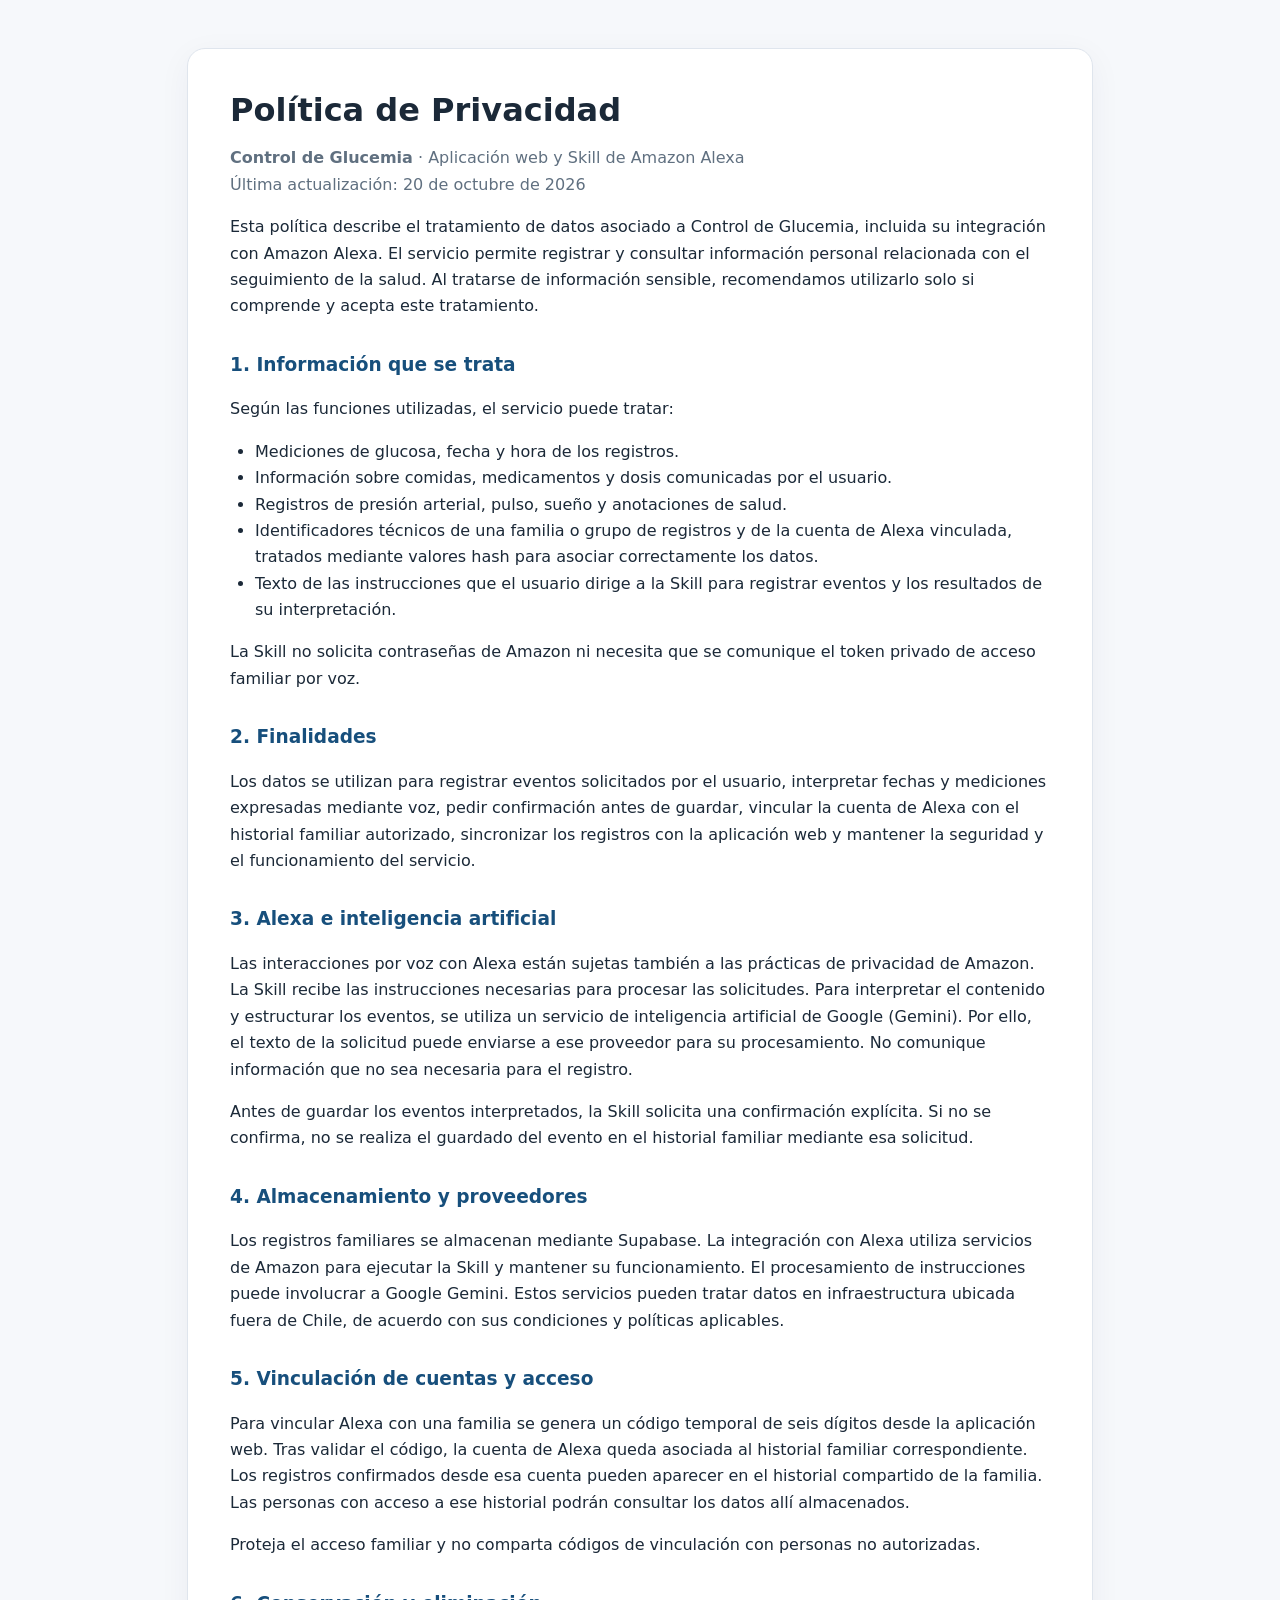
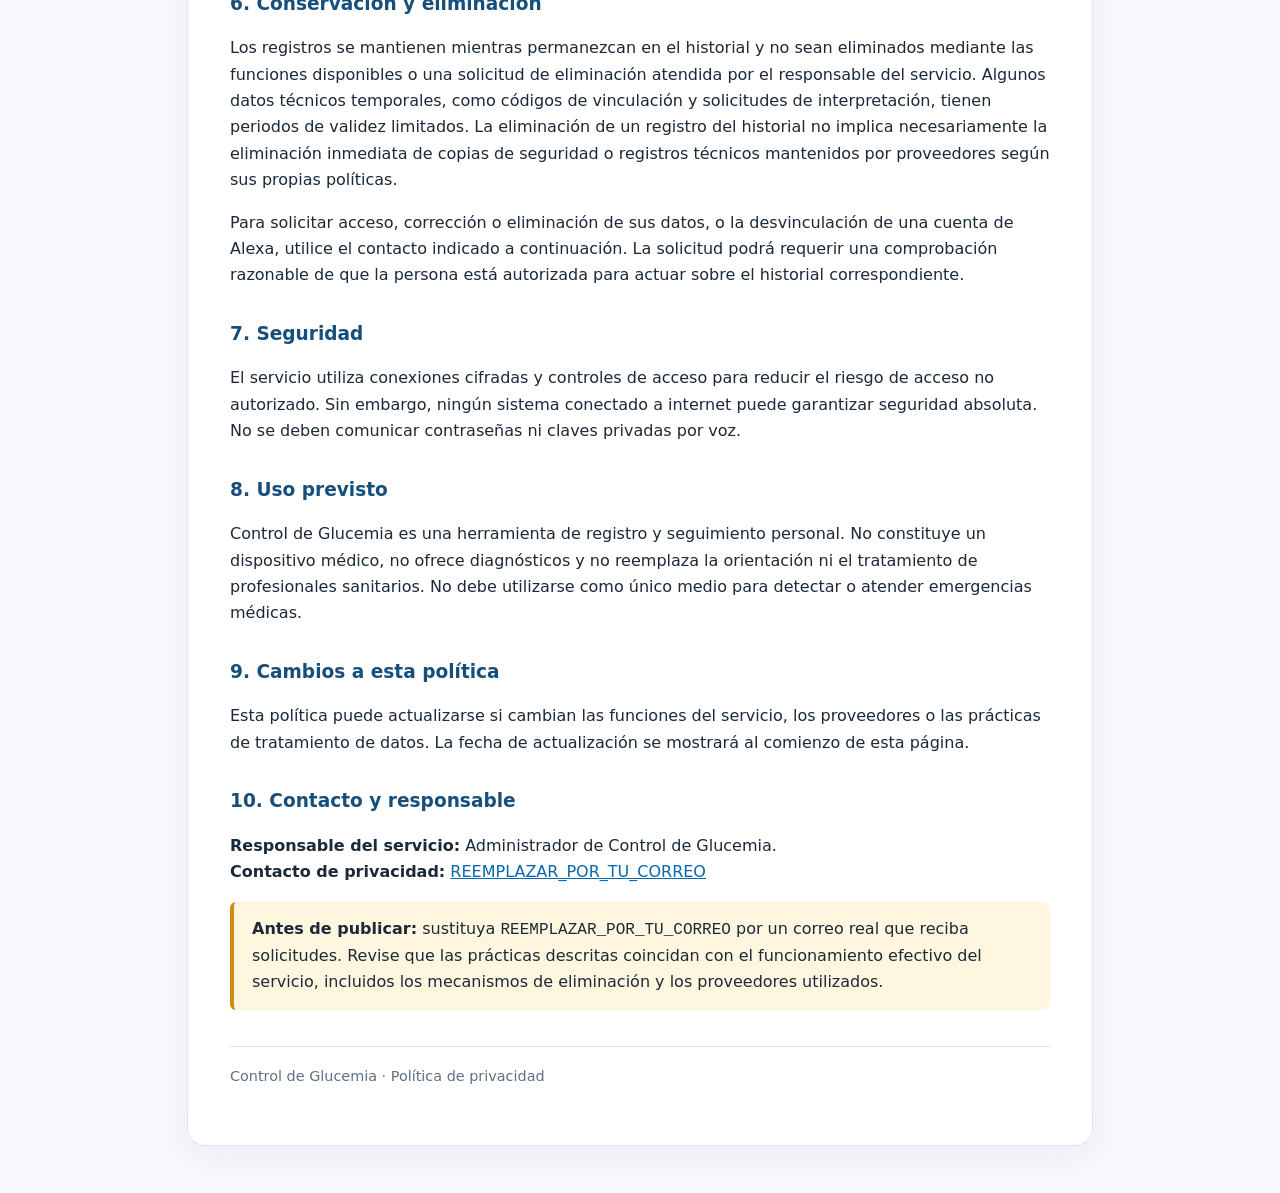
<file: privacidad.html>
<!doctype html>
<html lang="es">
<head>
<meta charset="utf-8">
<meta name="viewport" content="width=device-width, initial-scale=1">
<meta name="color-scheme" content="light dark">
<meta name="description" content="Política de privacidad de Control de Glucemia y su Skill de Amazon Alexa.">
<title>Política de Privacidad | Control de Glucemia</title>
<style>
:root{font-family:system-ui,-apple-system,BlinkMacSystemFont,"Segoe UI",sans-serif;color-scheme:light dark;line-height:1.65}
body{margin:0;background:#f6f8fb;color:#1b2938}main{max-width:820px;margin:48px auto;padding:42px;background:#fff;border:1px solid #dfe5ed;border-radius:18px;box-shadow:0 8px 32px #172e4d0d}h1{font-size:2rem;line-height:1.2;margin:0 0 8px}h2{font-size:1.16rem;margin-top:30px;color:#174f7c}p,li{font-size:1rem}a{color:#0867ad}ul{padding-left:25px}.muted{color:#607080}.notice{border-left:4px solid #cc8b14;background:#fff6df;padding:14px 18px;border-radius:6px}.footer{border-top:1px solid #dfe5ed;margin-top:36px;padding-top:18px;font-size:.9rem;color:#607080}@media(max-width:650px){main{margin:0;padding:24px 19px;border:0;border-radius:0}h1{font-size:1.65rem}}@media(prefers-color-scheme:dark){body{background:#101923;color:#e8eef5}main{background:#172331;border-color:#334456}h2{color:#91caff}a{color:#8ecbff}.muted,.footer{color:#aebbc8}.notice{background:#332b1c;border-left-color:#e7b95d}.footer{border-color:#334456}}
</style>
</head>
<body><main>
<h1>Política de Privacidad</h1>
<p class="muted"><strong>Control de Glucemia</strong> · Aplicación web y Skill de Amazon Alexa<br>Última actualización: 20 de octubre de 2026</p>
<p>Esta política describe el tratamiento de datos asociado a Control de Glucemia, incluida su integración con Amazon Alexa. El servicio permite registrar y consultar información personal relacionada con el seguimiento de la salud. Al tratarse de información sensible, recomendamos utilizarlo solo si comprende y acepta este tratamiento.</p>
<h2>1. Información que se trata</h2>
<p>Según las funciones utilizadas, el servicio puede tratar:</p>
<ul>
<li>Mediciones de glucosa, fecha y hora de los registros.</li>
<li>Información sobre comidas, medicamentos y dosis comunicadas por el usuario.</li>
<li>Registros de presión arterial, pulso, sueño y anotaciones de salud.</li>
<li>Identificadores técnicos de una familia o grupo de registros y de la cuenta de Alexa vinculada, tratados mediante valores hash para asociar correctamente los datos.</li>
<li>Texto de las instrucciones que el usuario dirige a la Skill para registrar eventos y los resultados de su interpretación.</li>
</ul>
<p>La Skill no solicita contraseñas de Amazon ni necesita que se comunique el token privado de acceso familiar por voz.</p>
<h2>2. Finalidades</h2>
<p>Los datos se utilizan para registrar eventos solicitados por el usuario, interpretar fechas y mediciones expresadas mediante voz, pedir confirmación antes de guardar, vincular la cuenta de Alexa con el historial familiar autorizado, sincronizar los registros con la aplicación web y mantener la seguridad y el funcionamiento del servicio.</p>
<h2>3. Alexa e inteligencia artificial</h2>
<p>Las interacciones por voz con Alexa están sujetas también a las prácticas de privacidad de Amazon. La Skill recibe las instrucciones necesarias para procesar las solicitudes. Para interpretar el contenido y estructurar los eventos, se utiliza un servicio de inteligencia artificial de Google (Gemini). Por ello, el texto de la solicitud puede enviarse a ese proveedor para su procesamiento. No comunique información que no sea necesaria para el registro.</p>
<p>Antes de guardar los eventos interpretados, la Skill solicita una confirmación explícita. Si no se confirma, no se realiza el guardado del evento en el historial familiar mediante esa solicitud.</p>
<h2>4. Almacenamiento y proveedores</h2>
<p>Los registros familiares se almacenan mediante Supabase. La integración con Alexa utiliza servicios de Amazon para ejecutar la Skill y mantener su funcionamiento. El procesamiento de instrucciones puede involucrar a Google Gemini. Estos servicios pueden tratar datos en infraestructura ubicada fuera de Chile, de acuerdo con sus condiciones y políticas aplicables.</p>
<h2>5. Vinculación de cuentas y acceso</h2>
<p>Para vincular Alexa con una familia se genera un código temporal de seis dígitos desde la aplicación web. Tras validar el código, la cuenta de Alexa queda asociada al historial familiar correspondiente. Los registros confirmados desde esa cuenta pueden aparecer en el historial compartido de la familia. Las personas con acceso a ese historial podrán consultar los datos allí almacenados.</p>
<p>Proteja el acceso familiar y no comparta códigos de vinculación con personas no autorizadas.</p>
<h2>6. Conservación y eliminación</h2>
<p>Los registros se mantienen mientras permanezcan en el historial y no sean eliminados mediante las funciones disponibles o una solicitud de eliminación atendida por el responsable del servicio. Algunos datos técnicos temporales, como códigos de vinculación y solicitudes de interpretación, tienen periodos de validez limitados. La eliminación de un registro del historial no implica necesariamente la eliminación inmediata de copias de seguridad o registros técnicos mantenidos por proveedores según sus propias políticas.</p>
<p>Para solicitar acceso, corrección o eliminación de sus datos, o la desvinculación de una cuenta de Alexa, utilice el contacto indicado a continuación. La solicitud podrá requerir una comprobación razonable de que la persona está autorizada para actuar sobre el historial correspondiente.</p>
<h2>7. Seguridad</h2>
<p>El servicio utiliza conexiones cifradas y controles de acceso para reducir el riesgo de acceso no autorizado. Sin embargo, ningún sistema conectado a internet puede garantizar seguridad absoluta. No se deben comunicar contraseñas ni claves privadas por voz.</p>
<h2>8. Uso previsto</h2>
<p>Control de Glucemia es una herramienta de registro y seguimiento personal. No constituye un dispositivo médico, no ofrece diagnósticos y no reemplaza la orientación ni el tratamiento de profesionales sanitarios. No debe utilizarse como único medio para detectar o atender emergencias médicas.</p>
<h2>9. Cambios a esta política</h2>
<p>Esta política puede actualizarse si cambian las funciones del servicio, los proveedores o las prácticas de tratamiento de datos. La fecha de actualización se mostrará al comienzo de esta página.</p>
<h2>10. Contacto y responsable</h2>
<p><strong>Responsable del servicio:</strong> Administrador de Control de Glucemia.<br>
<strong>Contacto de privacidad:</strong> <a href="mailto:REEMPLAZAR_POR_TU_CORREO">REEMPLAZAR_POR_TU_CORREO</a></p>
<p class="notice"><strong>Antes de publicar:</strong> sustituya <code>REEMPLAZAR_POR_TU_CORREO</code> por un correo real que reciba solicitudes. Revise que las prácticas descritas coincidan con el funcionamiento efectivo del servicio, incluidos los mecanismos de eliminación y los proveedores utilizados.</p>
<p class="footer">Control de Glucemia · Política de privacidad</p>
</main></body></html>
</file>
